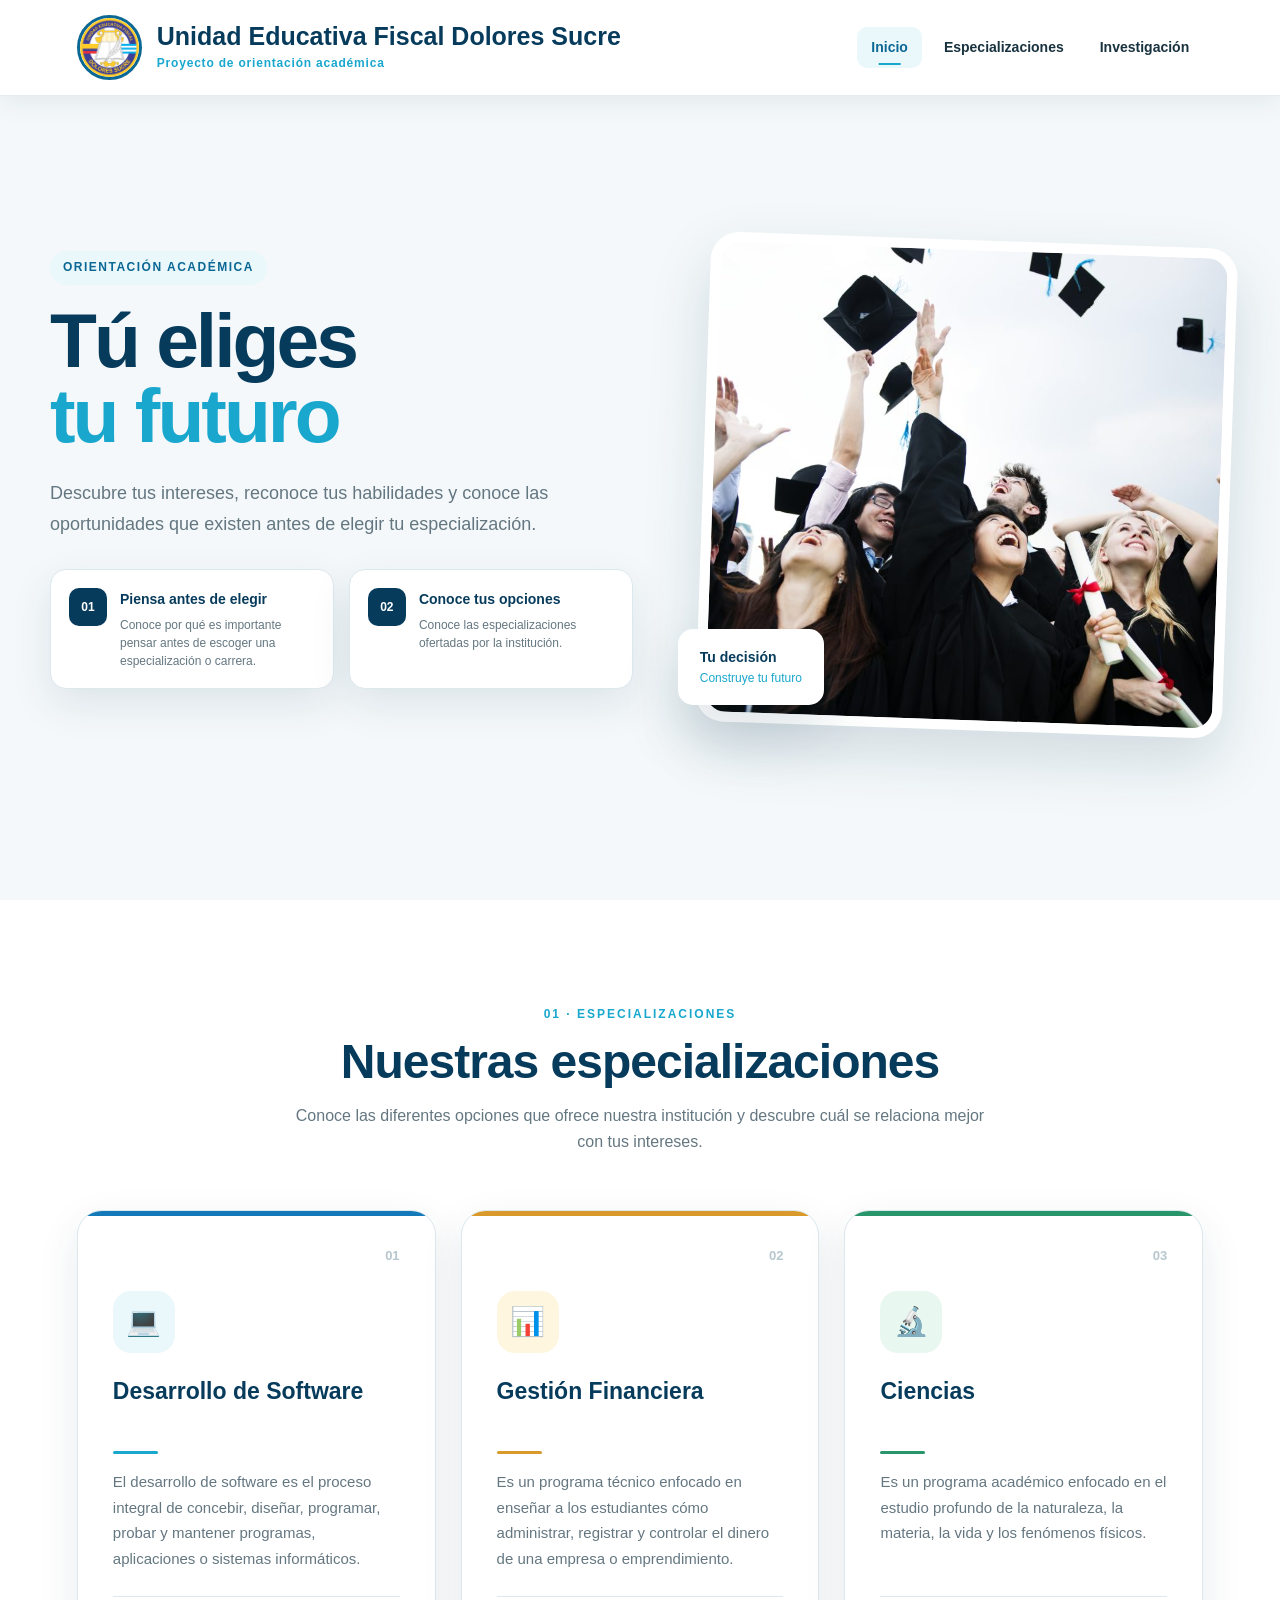
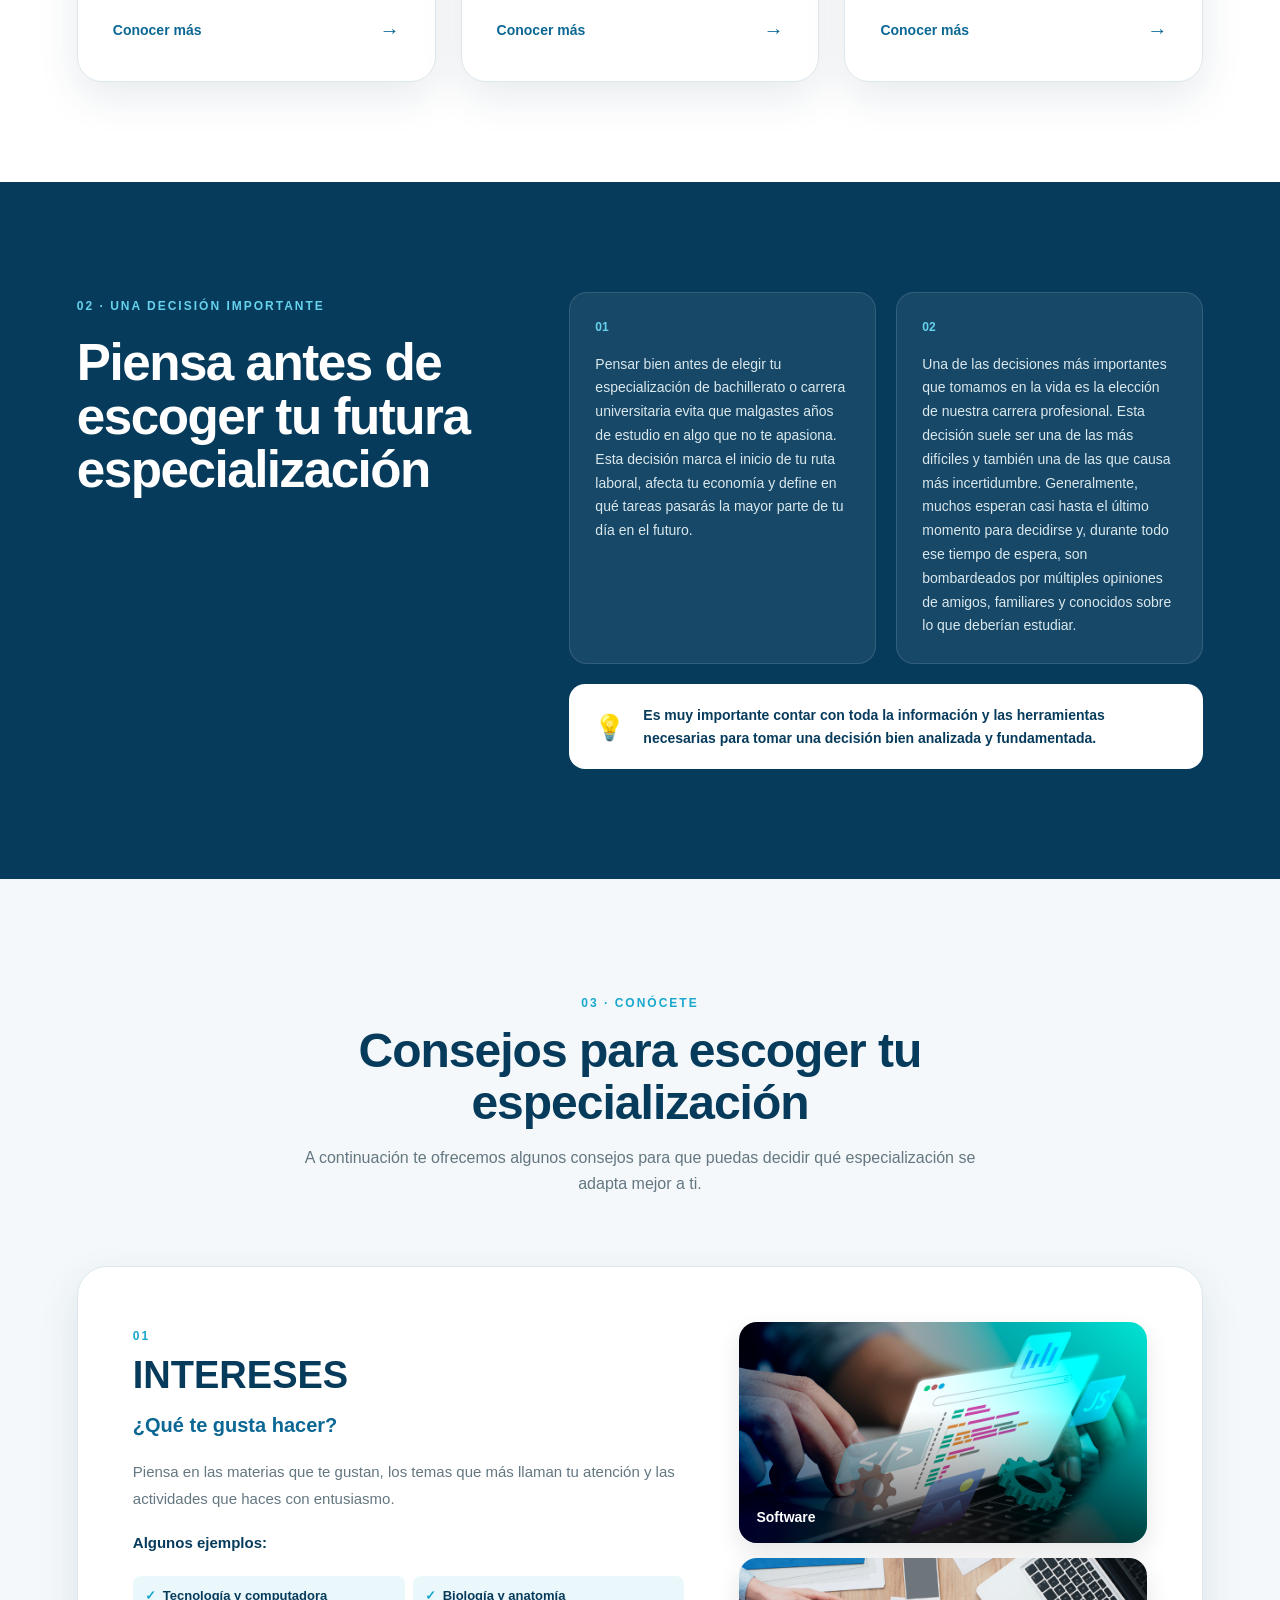
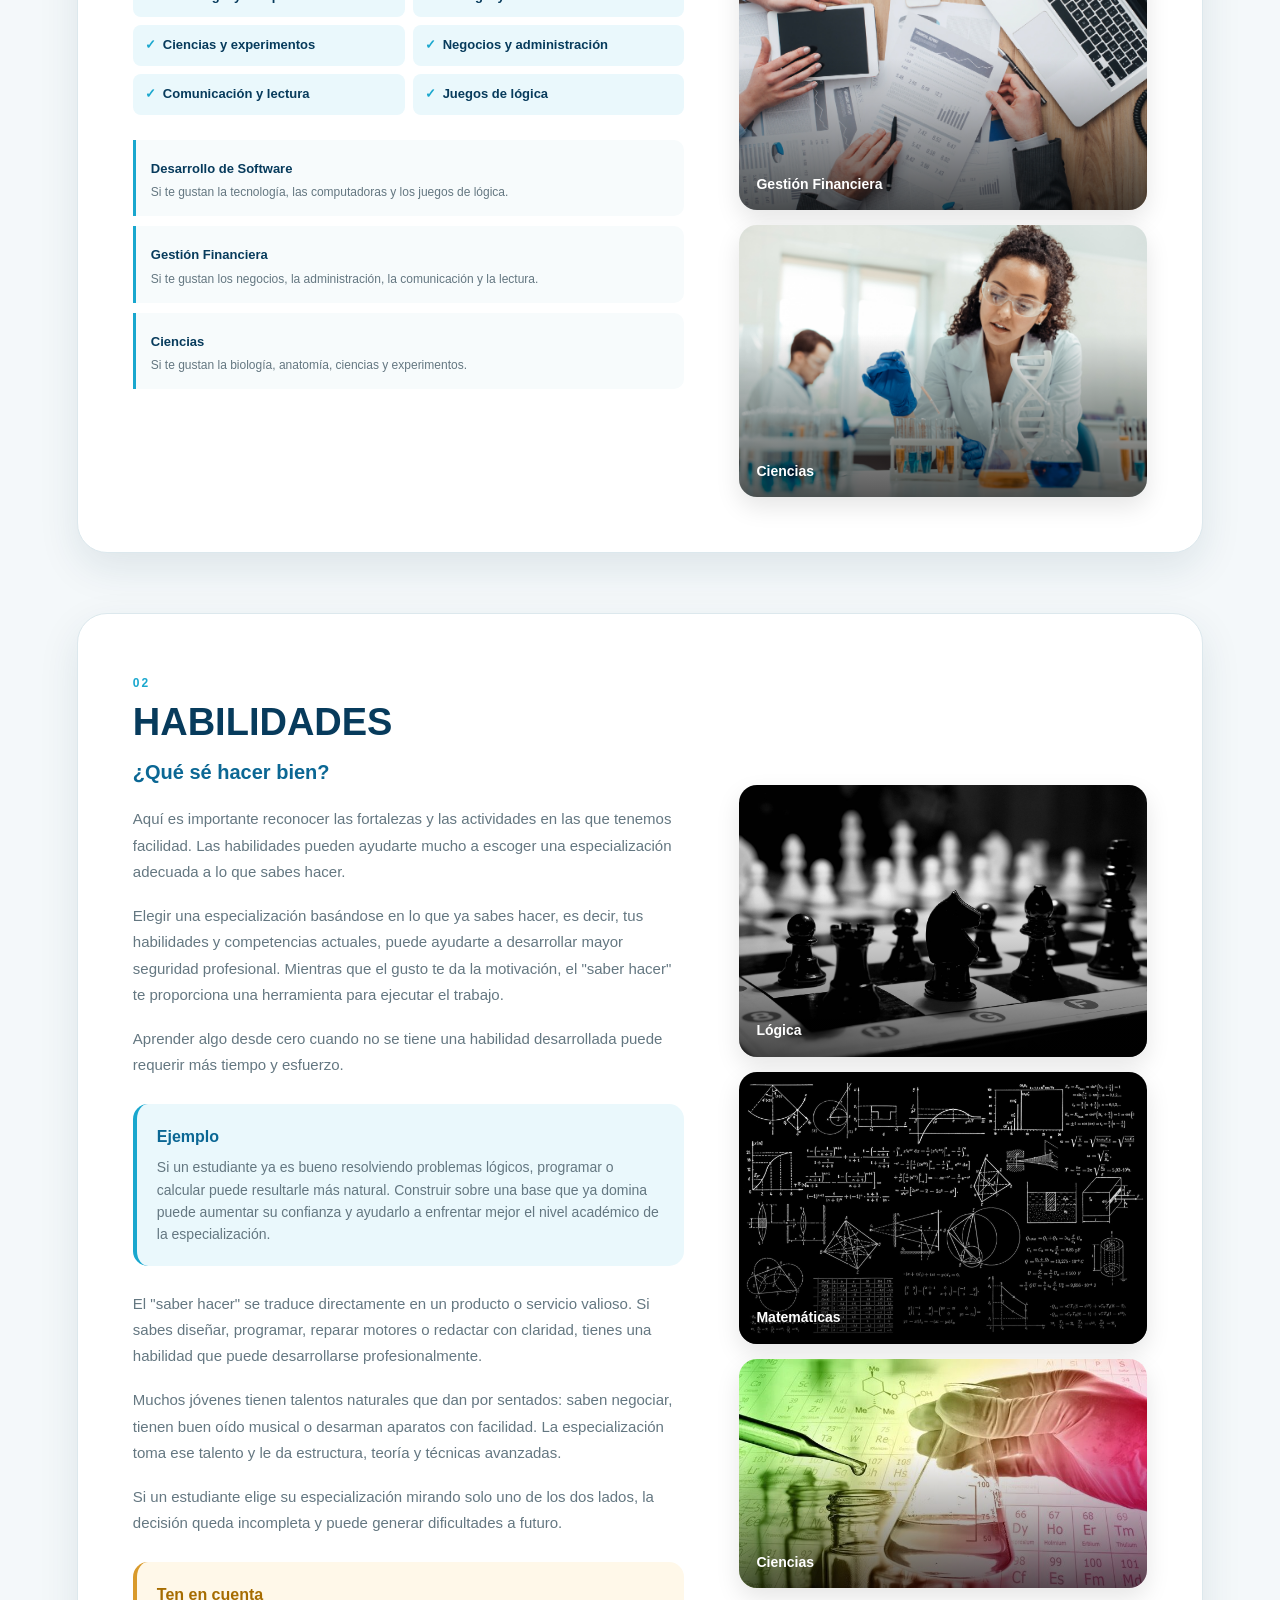
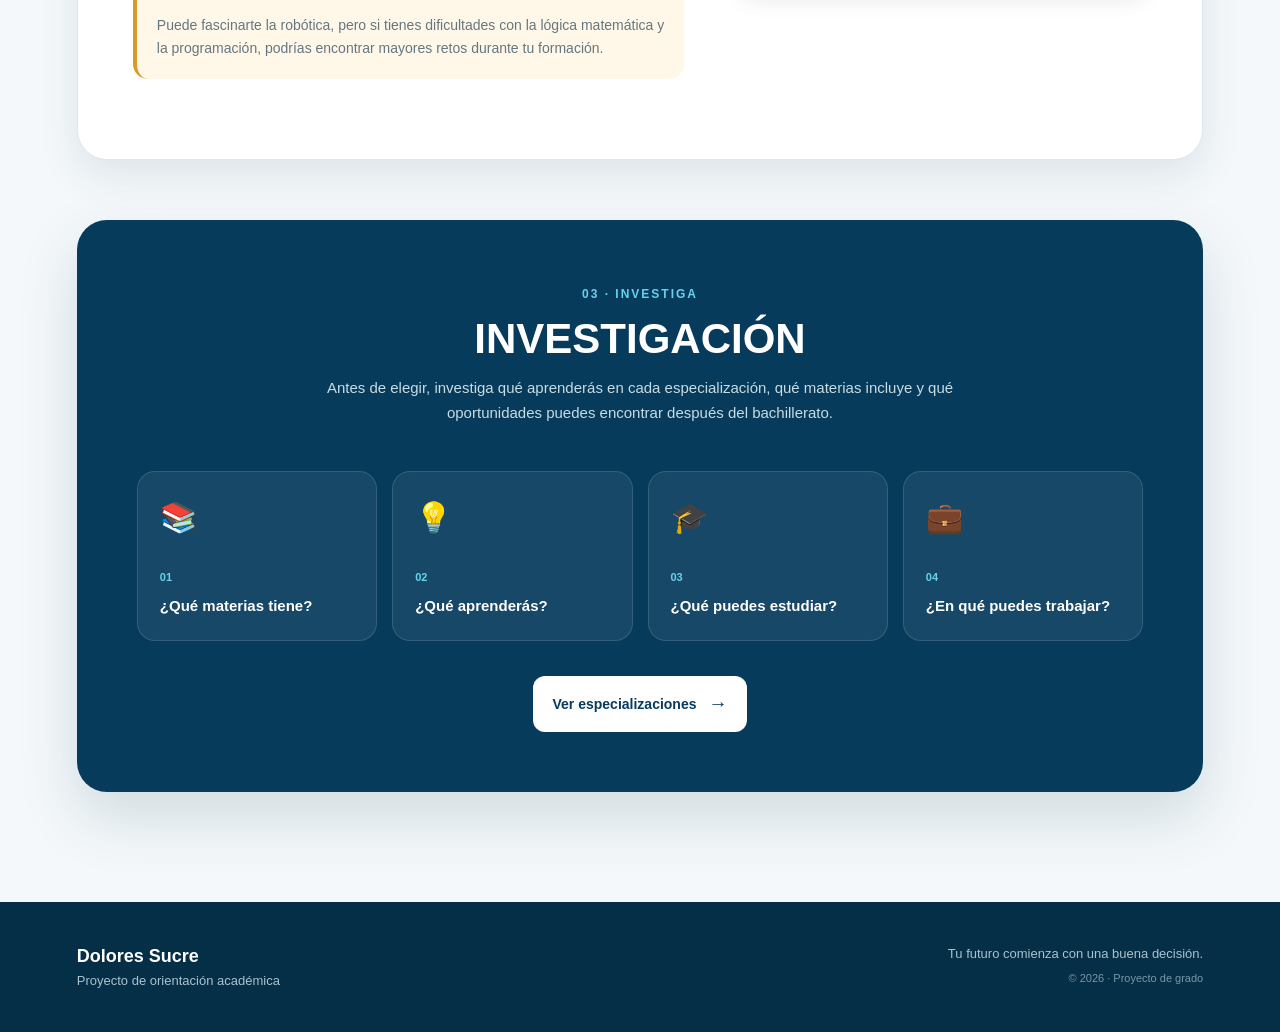
<file: index.html>
<!DOCTYPE html>
<html lang="es">

<head>
    <meta charset="UTF-8">
    <meta name="viewport" content="width=device-width, initial-scale=1.0">
    <title>Orientación Académica | Dolores Sucre</title>
    <link rel="stylesheet" href="style.css">
</head>

<body>

    <header>
        <div class="marca">
            <a href="#inicio" class="logo">
                <img src="logo-dolores-sucre.png" alt="Logo de la Unidad Educativa Fiscal Dolores Sucre">
            </a>
            <div class="colegio">
                <h2>Unidad Educativa Fiscal Dolores Sucre</h2>
                <p>Proyecto de orientación académica</p>
            </div>
        </div>

        <nav>
            <a href="#inicio" class="activo">Inicio</a>
            <a href="#especializaciones">Especializaciones</a>
            <a href="#investigacion">Investigación</a>
        </nav>
    </header>


    <main>
        <section class="hero" id="inicio">
            <div class="hero-texto">
                <span class="etiqueta">ORIENTACIÓN ACADÉMICA</span>
                <h1>
                    Tú eliges<br>
                    <span>tu futuro</span>
                </h1>
                <p class="hero-intro">
                    Descubre tus intereses, reconoce tus habilidades
                    y conoce las oportunidades que existen antes
                    de elegir tu especialización.
                </p>
                <div class="hero-opciones">
                    <div class="descripcion">
                        <div class="icono">01</div>
                        <div>
                            <h3>Piensa antes de elegir</h3>
                            <p>
                                Conoce por qué es importante pensar antes
                                de escoger una especialización o carrera.
                            </p>
                        </div>
                    </div>

                    <div class="descripcion">
                        <div class="icono">02</div>
                        <div>
                            <h3>Conoce tus opciones</h3>
                            <p>
                                Conoce las especializaciones ofertadas
                                por la institución.
                            </p>
                        </div>
                    </div>
                </div>
            </div>

            <div class="hero-imagen">
                <div class="imagen-marco">
                    <img src="imgcolegio.jpg" alt="Unidad Educativa Fiscal Dolores Sucre">
                </div>

                <div class="dato-flotante">
                    <strong>Tu decisión</strong>
                    <span>Construye tu futuro</span>
                </div>
            </div>
        </section>

        <section class="especializaciones" id="especializaciones">
            <div class="encabezado-seccion">
                <span>01 · ESPECIALIZACIONES</span>
                <h2>Nuestras especializaciones</h2>
                <p>
                    Conoce las diferentes opciones que ofrece nuestra institución
                    y descubre cuál se relaciona mejor con tus intereses.
                </p>
            </div>

            <div class="contenedor">
                <article class="card software">
                    <div class="card-numero">01</div>
                    <div class="card-icono">💻</div>
                    <h3>Desarrollo de Software</h3>
                    <div class="card-linea"></div>
                    <p>
                        El desarrollo de software es el proceso integral de
                        concebir, diseñar, programar, probar y mantener
                        programas, aplicaciones o sistemas informáticos.
                    </p>
                    <a href="desarrollo-software.html" class="card-boton">
                        Conocer más <span>→</span>
                    </a>
                </article>

                <article class="card financiera">
                    <div class="card-numero">02</div>
                    <div class="card-icono">📊</div>
                    <h3>Gestión Financiera</h3>
                    <div class="card-linea"></div>
                    <p>
                        Es un programa técnico enfocado en enseñar a los estudiantes
                        cómo administrar, registrar y controlar el dinero de una
                        empresa o emprendimiento.
                    </p>
                    <a href="gestion-financiera.html" class="card-boton">
                        Conocer más <span>→</span>
                    </a>
                </article>

                <article class="card ciencias">
                    <div class="card-numero">03</div>
                    <div class="card-icono">🔬</div>
                    <h3>Ciencias</h3>
                    <div class="card-linea"></div>
                    <p>
                        Es un programa académico enfocado en el estudio profundo
                        de la naturaleza, la materia, la vida y los fenómenos físicos.
                    </p>
                    <a href="#" class="card-boton">
                        Conocer más <span>→</span>
                    </a>
                </article>
            </div>
        </section>

        <section class="importancia">
            <div class="importancia-contenido">
                <div class="importancia-titulo">
                    <span>02 · UNA DECISIÓN IMPORTANTE</span>
                    <h2>
                        Piensa antes de escoger
                        tu futura especialización
                    </h2>
                </div>

                <div class="informacion">
                    <div class="info-item">
                        <span class="numero">01</span>
                        <p>
                            Pensar bien antes de elegir tu especialización de
                            bachillerato o carrera universitaria evita que
                            malgastes años de estudio en algo que no te apasiona.
                            Esta decisión marca el inicio de tu ruta laboral,
                            afecta tu economía y define en qué tareas pasarás
                            la mayor parte de tu día en el futuro.
                        </p>
                    </div>

                    <div class="info-item">
                        <span class="numero">02</span>
                        <p>
                            Una de las decisiones más importantes que tomamos
                            en la vida es la elección de nuestra carrera profesional.
                            Esta decisión suele ser una de las más difíciles y
                            también una de las que causa más incertidumbre.
                            Generalmente, muchos esperan casi hasta el último
                            momento para decidirse y, durante todo ese tiempo
                            de espera, son bombardeados por múltiples opiniones
                            de amigos, familiares y conocidos sobre lo que
                            deberían estudiar.
                        </p>
                    </div>

                    <div class="mensaje-importante">
                        <span>💡</span>
                        <p>
                            Es muy importante contar con toda la información
                            y las herramientas necesarias para tomar una
                            decisión bien analizada y fundamentada.
                        </p>
                    </div>
                </div>
            </div>
        </section>

        <section class="consejos">
            <div class="encabezado-seccion consejos-header">
                <span>03 · CONÓCETE</span>
                <h2>
                    Consejos para escoger
                    tu especialización
                </h2>
                <p>
                    A continuación te ofrecemos algunos consejos para que
                    puedas decidir qué especialización se adapta mejor a ti.
                </p>
            </div>

            <article class="bloque-consejo interes" id="intereses">
                <div class="consejo-texto">
                    <span class="numero-seccion">01</span>
                    <h3>INTERESES</h3>
                    <h4>¿Qué te gusta hacer?</h4>
                    <p>
                        Piensa en las materias que te gustan, los temas que
                        más llaman tu atención y las actividades que haces
                        con entusiasmo.
                    </p>
                    <p class="subtitulo-lista">
                        Algunos ejemplos:
                    </p>
                    <ul>
                        <li>Tecnología y computadora</li>
                        <li>Biología y anatomía</li>
                        <li>Ciencias y experimentos</li>
                        <li>Negocios y administración</li>
                        <li>Comunicación y lectura</li>
                        <li>Juegos de lógica</li>
                    </ul>
                    <div class="recomendaciones">
                        <div>
                            <strong>Desarrollo de Software</strong>
                            <p>
                                Si te gustan la tecnología, las computadoras
                                y los juegos de lógica.
                            </p>
                        </div>
                        <div>
                            <strong>Gestión Financiera</strong>
                            <p>
                                Si te gustan los negocios, la administración,
                                la comunicación y la lectura.
                            </p>
                        </div>

                        <div>
                            <strong>Ciencias</strong>
                            <p>
                                Si te gustan la biología, anatomía,
                                ciencias y experimentos.
                            </p>
                        </div>
                    </div>
                </div>

                <div class="galeria">
                    <div class="foto">
                        <img src="Desarrollo-de-Software.png" alt="Desarrollo de Software">
                        <span>Software</span>
                    </div>
                    <div class="foto">
                        <img src="gestion-financiera.jpg" alt="Gestión Financiera">
                        <span>Gestión Financiera</span>
                    </div>

                    <div class="foto">
                        <img src="ciencias-especialidad.jpg" alt="Ciencias">
                        <span>Ciencias</span>
                    </div>
                </div>
            </article>

            <article class="bloque-consejo habilidad">
                <div class="consejo-texto">
                    <span class="numero-seccion">02</span>
                    <h3>HABILIDADES</h3>
                    <h4>¿Qué sé hacer bien?</h4>
                    <p>
                        Aquí es importante reconocer las fortalezas y las
                        actividades en las que tenemos facilidad. Las habilidades
                        pueden ayudarte mucho a escoger una especialización
                        adecuada a lo que sabes hacer.
                    </p>
                    <p>
                        Elegir una especialización basándose en lo que ya sabes
                        hacer, es decir, tus habilidades y competencias actuales,
                        puede ayudarte a desarrollar mayor seguridad profesional.
                        Mientras que el gusto te da la motivación, el "saber hacer"
                        te proporciona una herramienta para ejecutar el trabajo.
                    </p>
                    <p>
                        Aprender algo desde cero cuando no se tiene una habilidad
                        desarrollada puede requerir más tiempo y esfuerzo.
                    </p>
                    <div class="ejemplo">
                        <strong>Ejemplo</strong>
                        <p>
                            Si un estudiante ya es bueno resolviendo problemas
                            lógicos, programar o calcular puede resultarle más
                            natural. Construir sobre una base que ya domina puede
                            aumentar su confianza y ayudarlo a enfrentar mejor
                            el nivel académico de la especialización.
                        </p>
                    </div>

                    <p>
                        El "saber hacer" se traduce directamente en un producto
                        o servicio valioso. Si sabes diseñar, programar, reparar
                        motores o redactar con claridad, tienes una habilidad
                        que puede desarrollarse profesionalmente.
                    </p>
                    <p>
                        Muchos jóvenes tienen talentos naturales que dan por
                        sentados: saben negociar, tienen buen oído musical o
                        desarman aparatos con facilidad. La especialización toma
                        ese talento y le da estructura, teoría y técnicas avanzadas.
                    </p>
                    <p>
                        Si un estudiante elige su especialización mirando solo
                        uno de los dos lados, la decisión queda incompleta y
                        puede generar dificultades a futuro.
                    </p>
                    <div class="ejemplo advertencia">
                        <strong>Ten en cuenta</strong>
                        <p>
                            Puede fascinarte la robótica, pero si tienes dificultades
                            con la lógica matemática y la programación, podrías
                            encontrar mayores retos durante tu formación.
                        </p>
                    </div>
                </div>


                <div class="galeria">
                    <div class="foto">
                        <img src="chess.jpg" alt="Juegos de lógica">
                        <span>Lógica</span>
                    </div>

                    <div class="foto">
                        <img src="mate.jpg" alt="Matemáticas">
                        <span>Matemáticas</span>
                    </div>

                    <div class="foto">
                        <img src="quimica.jpg" alt="Ciencias">
                        <span>Ciencias</span>
                    </div>
                </div>
            </article>

            <article class="investigaciones" id="investigacion">
                <div class="investigacion-header">
                    <span>03 · INVESTIGA</span>
                    <h3>INVESTIGACIÓN</h3>
                    <p>
                        Antes de elegir, investiga qué aprenderás en cada
                        especialización, qué materias incluye y qué oportunidades
                        puedes encontrar después del bachillerato.
                    </p>
                </div>

                <div class="preguntas-investigacion">
                    <div class="pregunta">
                        <span>📚</span>
                        <div>
                            <small>01</small>
                            <p>¿Qué materias tiene?</p>
                        </div>
                    </div>


                    <div class="pregunta">
                        <span>💡</span>
                        <div>
                            <small>02</small>
                            <p>¿Qué aprenderás?</p>
                        </div>
                    </div>

                    <div class="pregunta">
                        <span>🎓</span>
                        <div>
                            <small>03</small>
                            <p>¿Qué puedes estudiar?</p>
                        </div>
                    </div>

                    <div class="pregunta">
                        <span>💼</span>
                        <div>
                            <small>04</small>
                            <p>¿En qué puedes trabajar?</p>
                        </div>
                    </div>
                </div>


                <a href="#especializaciones" class="boton-investigacion">
                    Ver especializaciones
                    <span>→</span>
                </a>
            </article>
        </section>
    </main>
    <footer>
        <div class="footer-contenido">
            <div>
                <h3>Dolores Sucre</h3>
                <p>
                    Proyecto de orientación académica
                </p>
            </div>

            <div class="footer-derecha">
                <p>Tu futuro comienza con una buena decisión.</p>
                <span>© 2026 · Proyecto de grado</span>
            </div>
        </div>
    </footer>

</body>
</html>
</file>
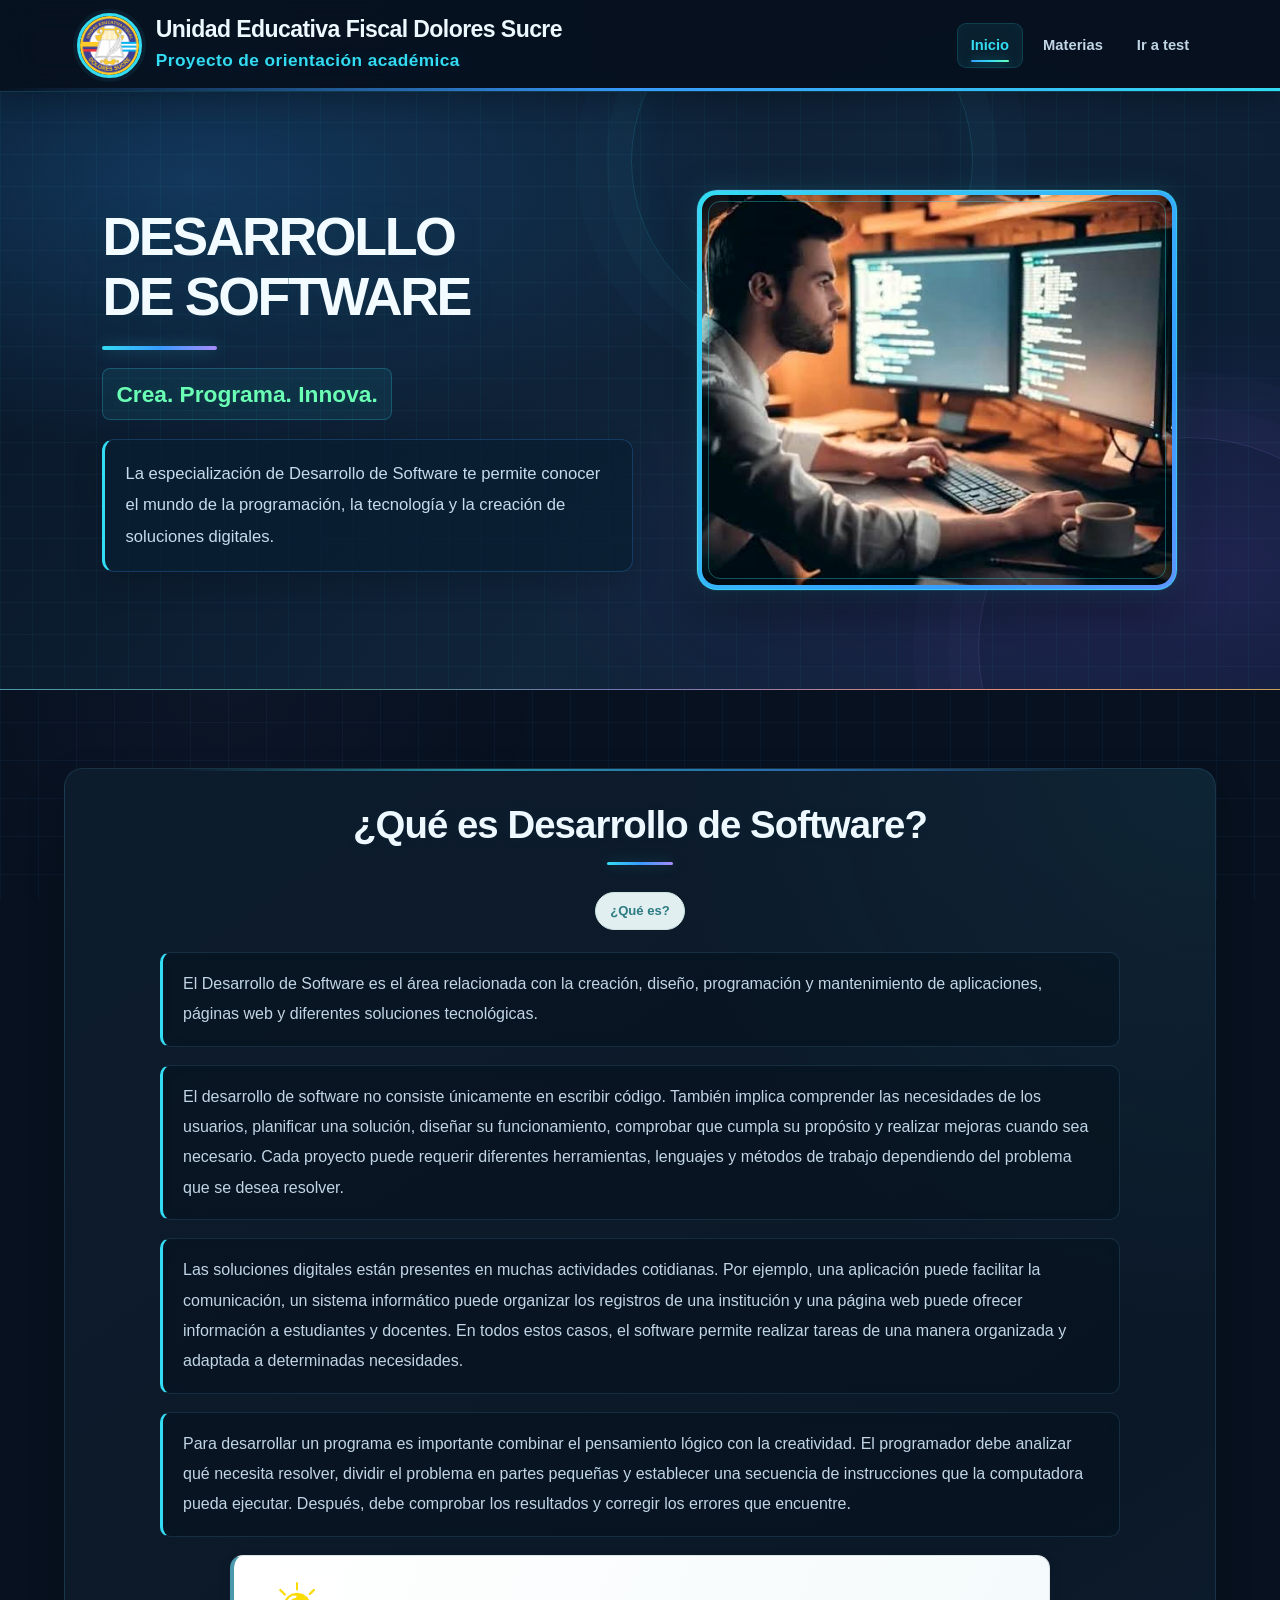
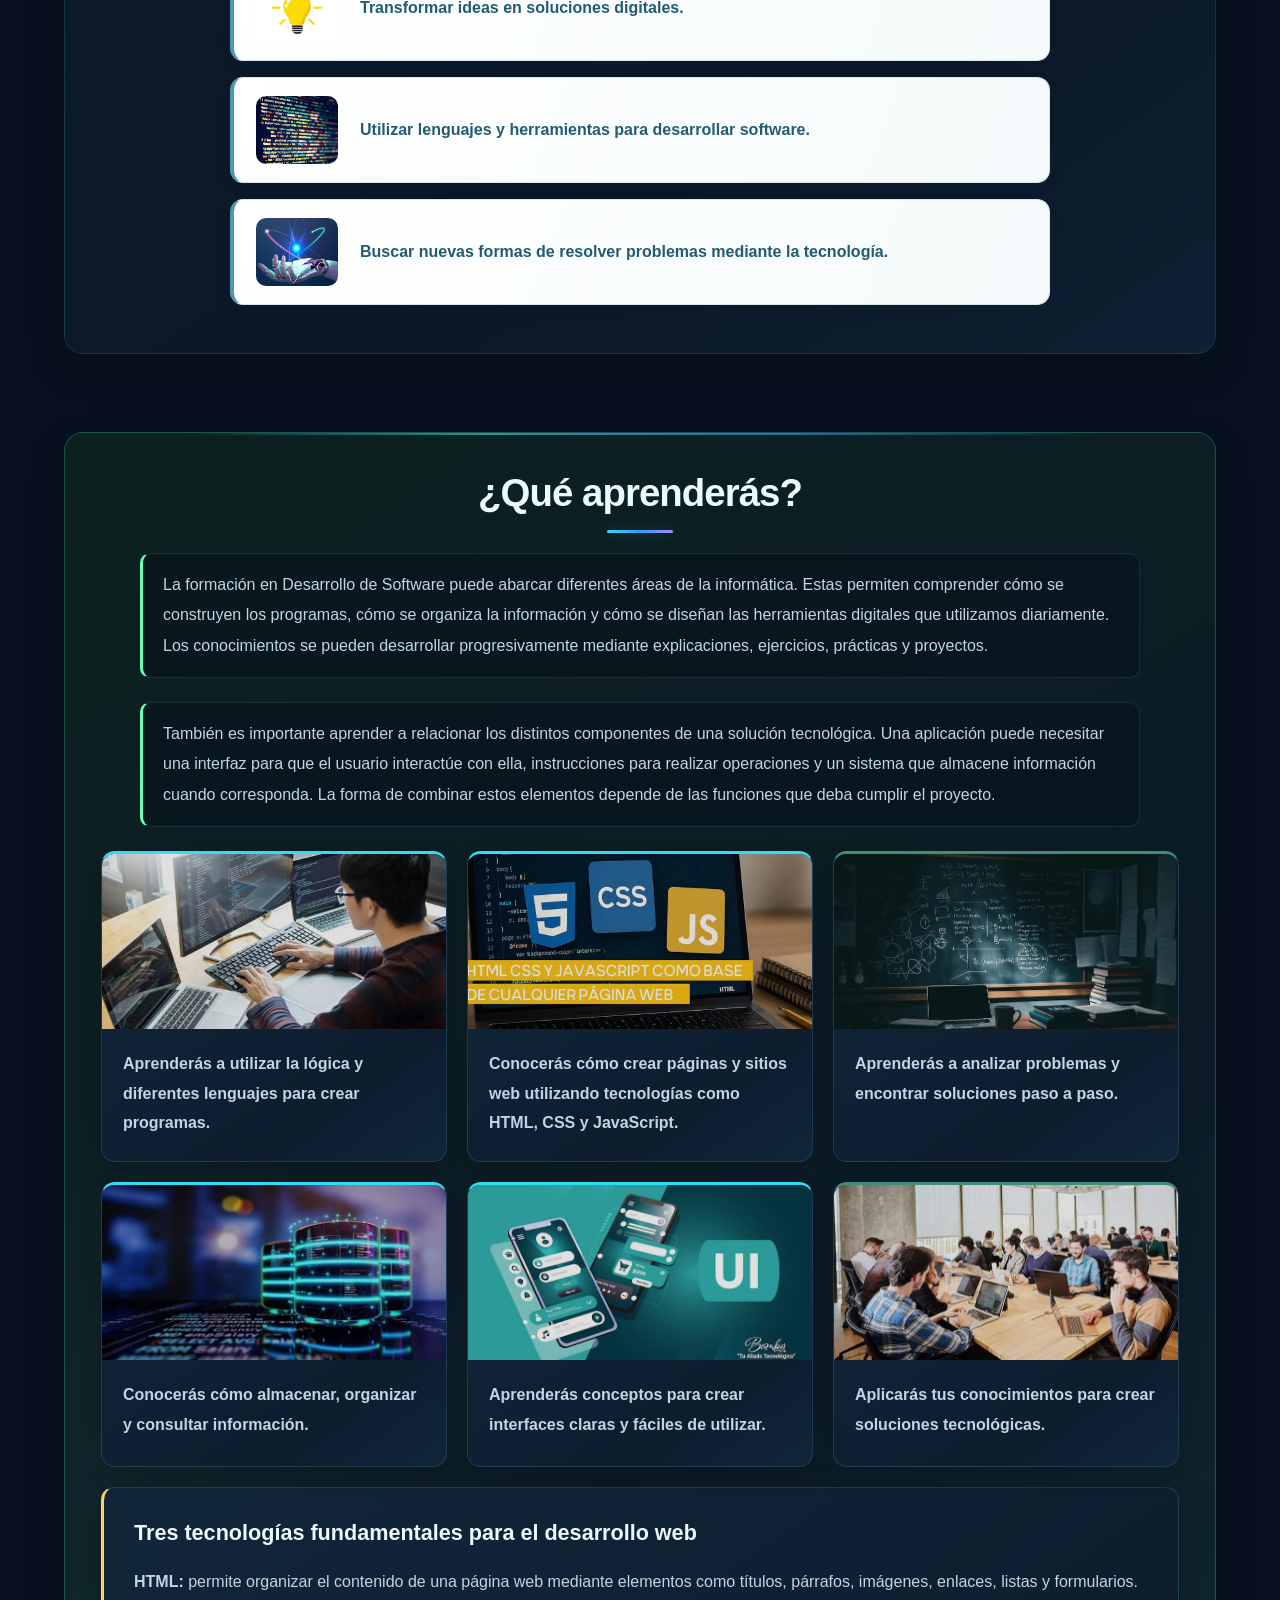
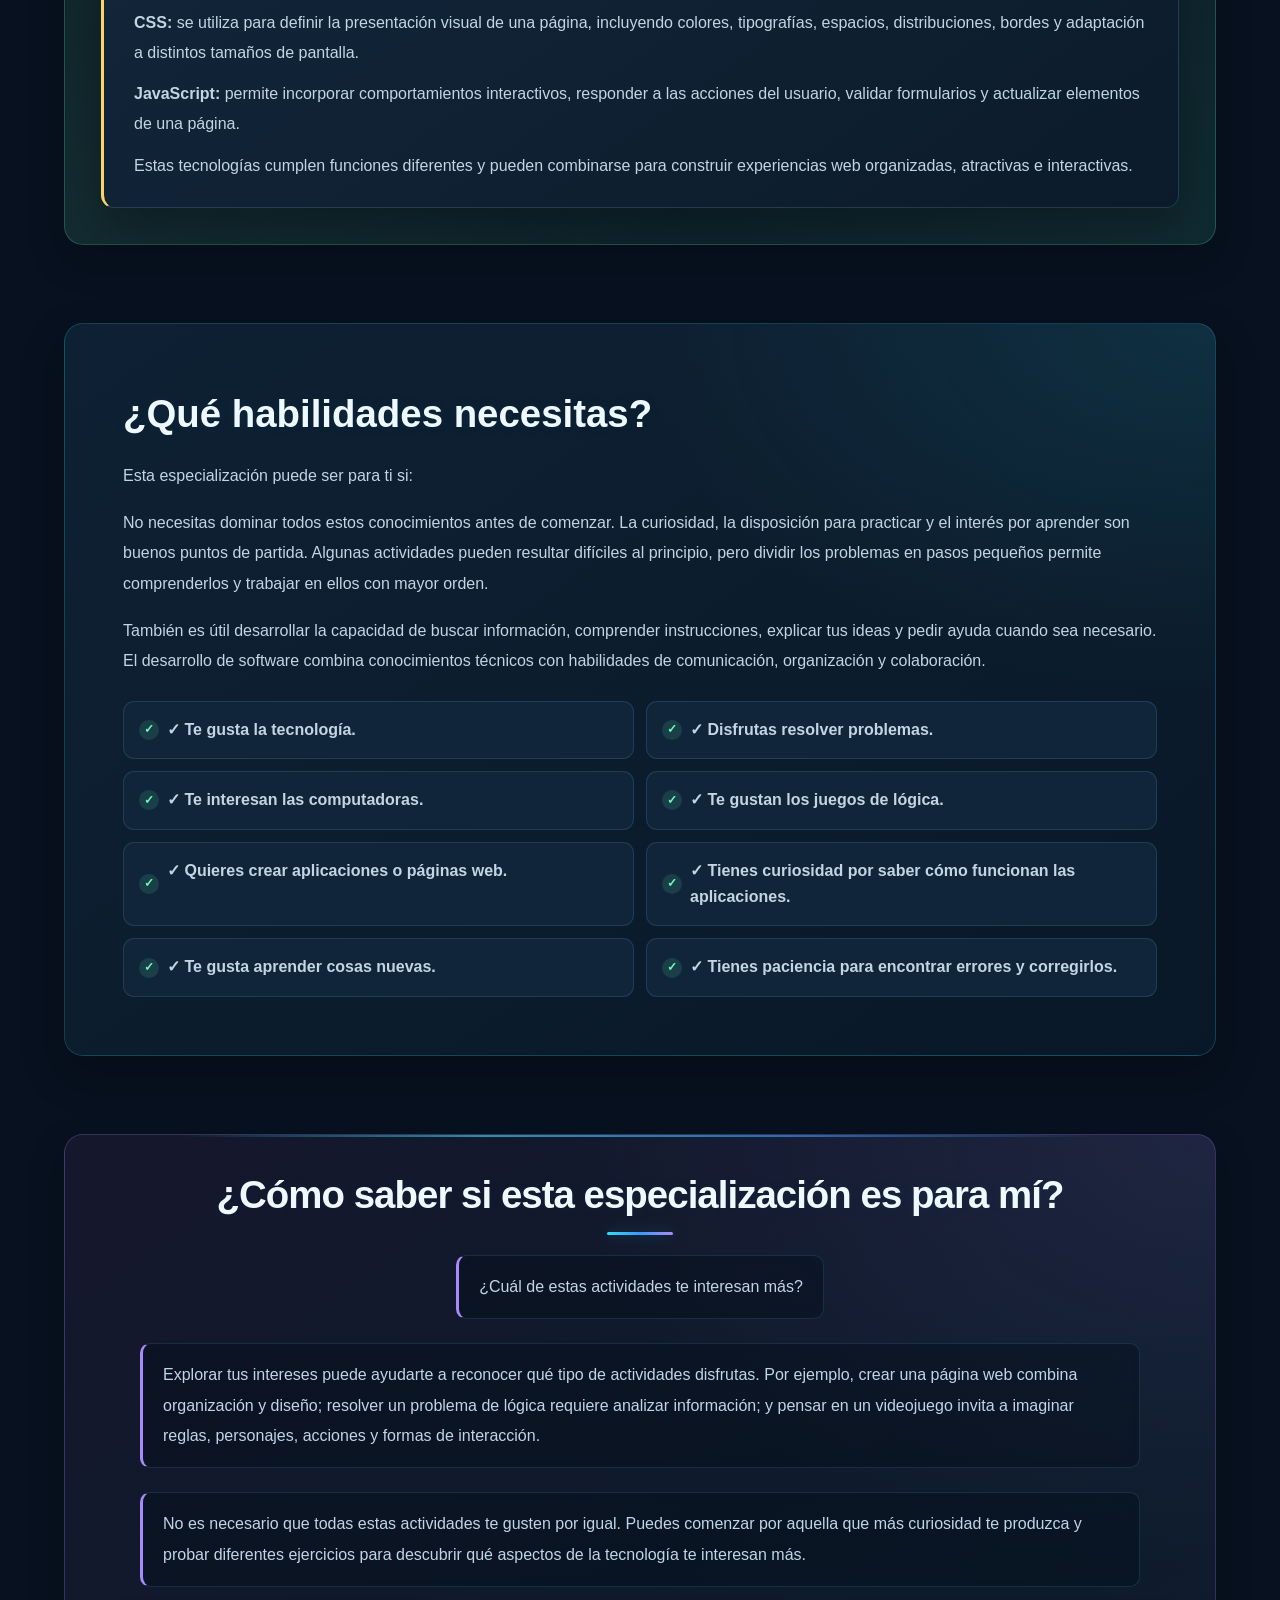
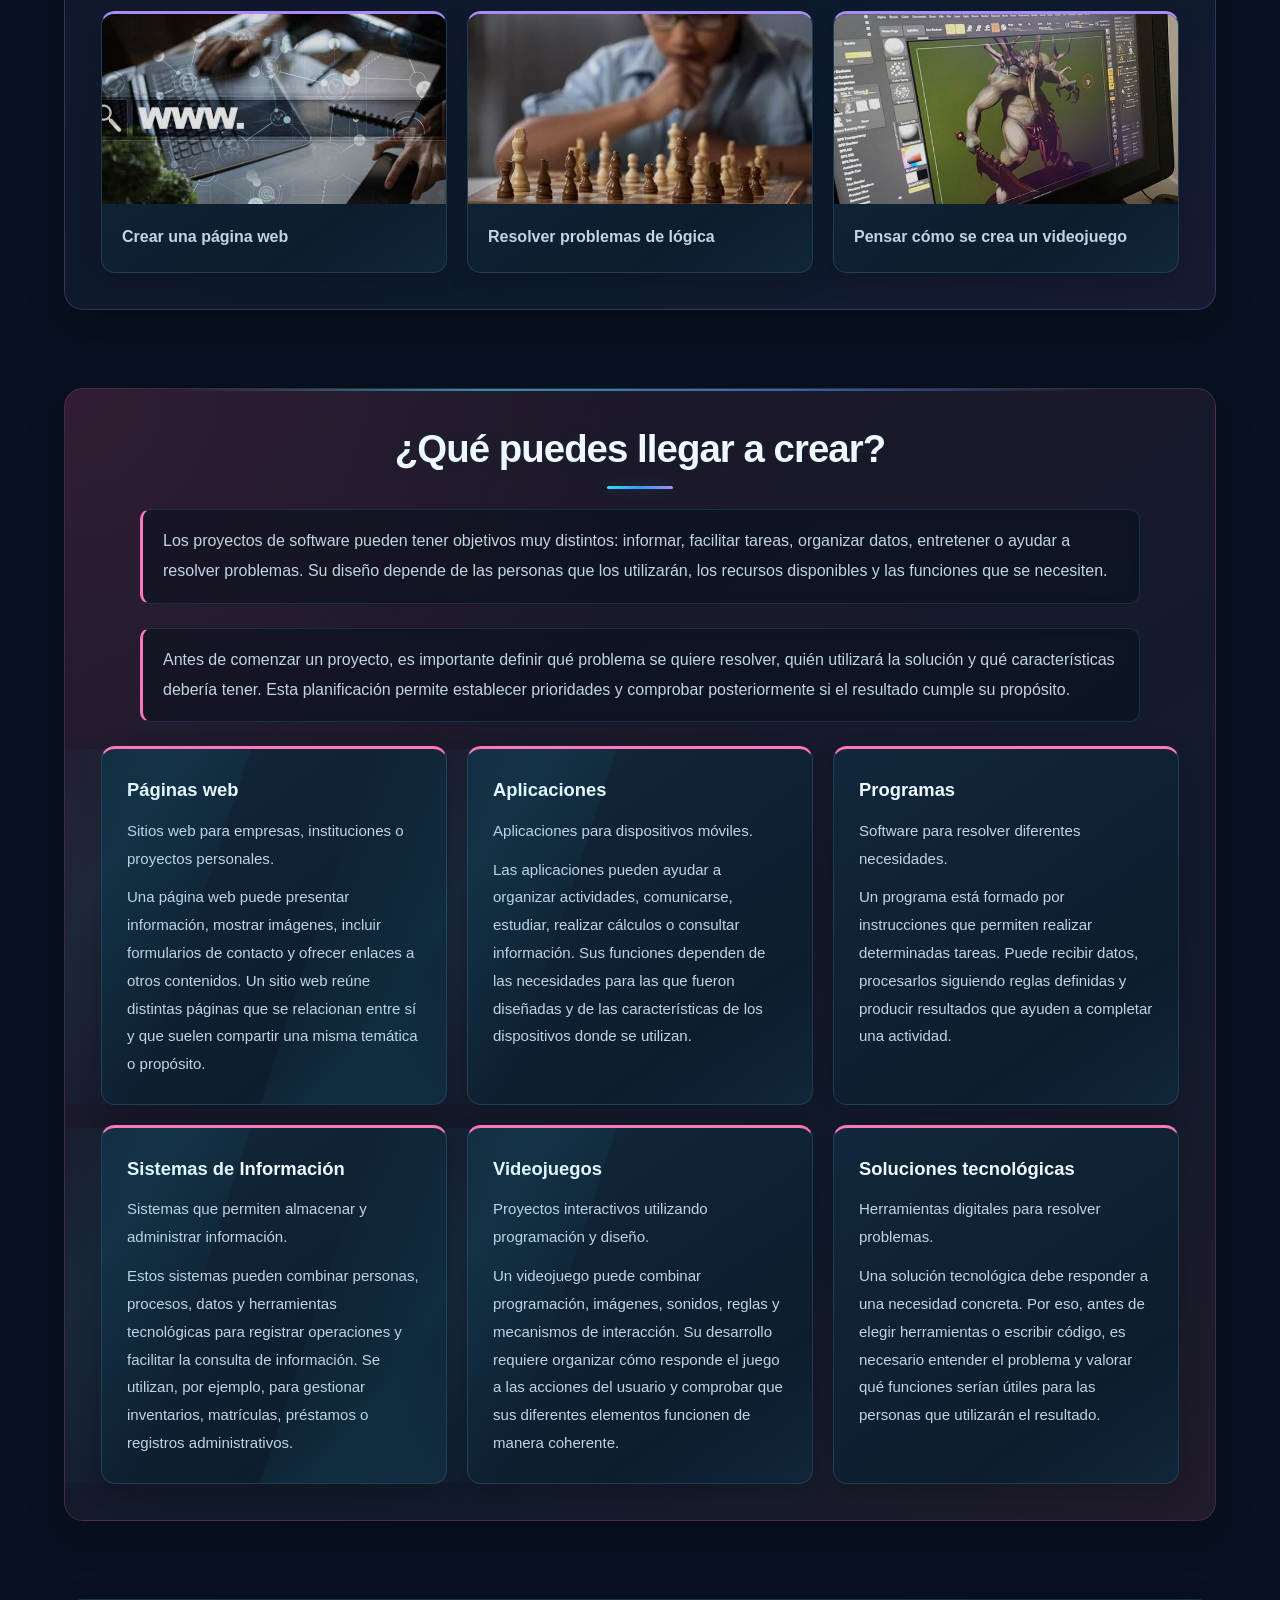
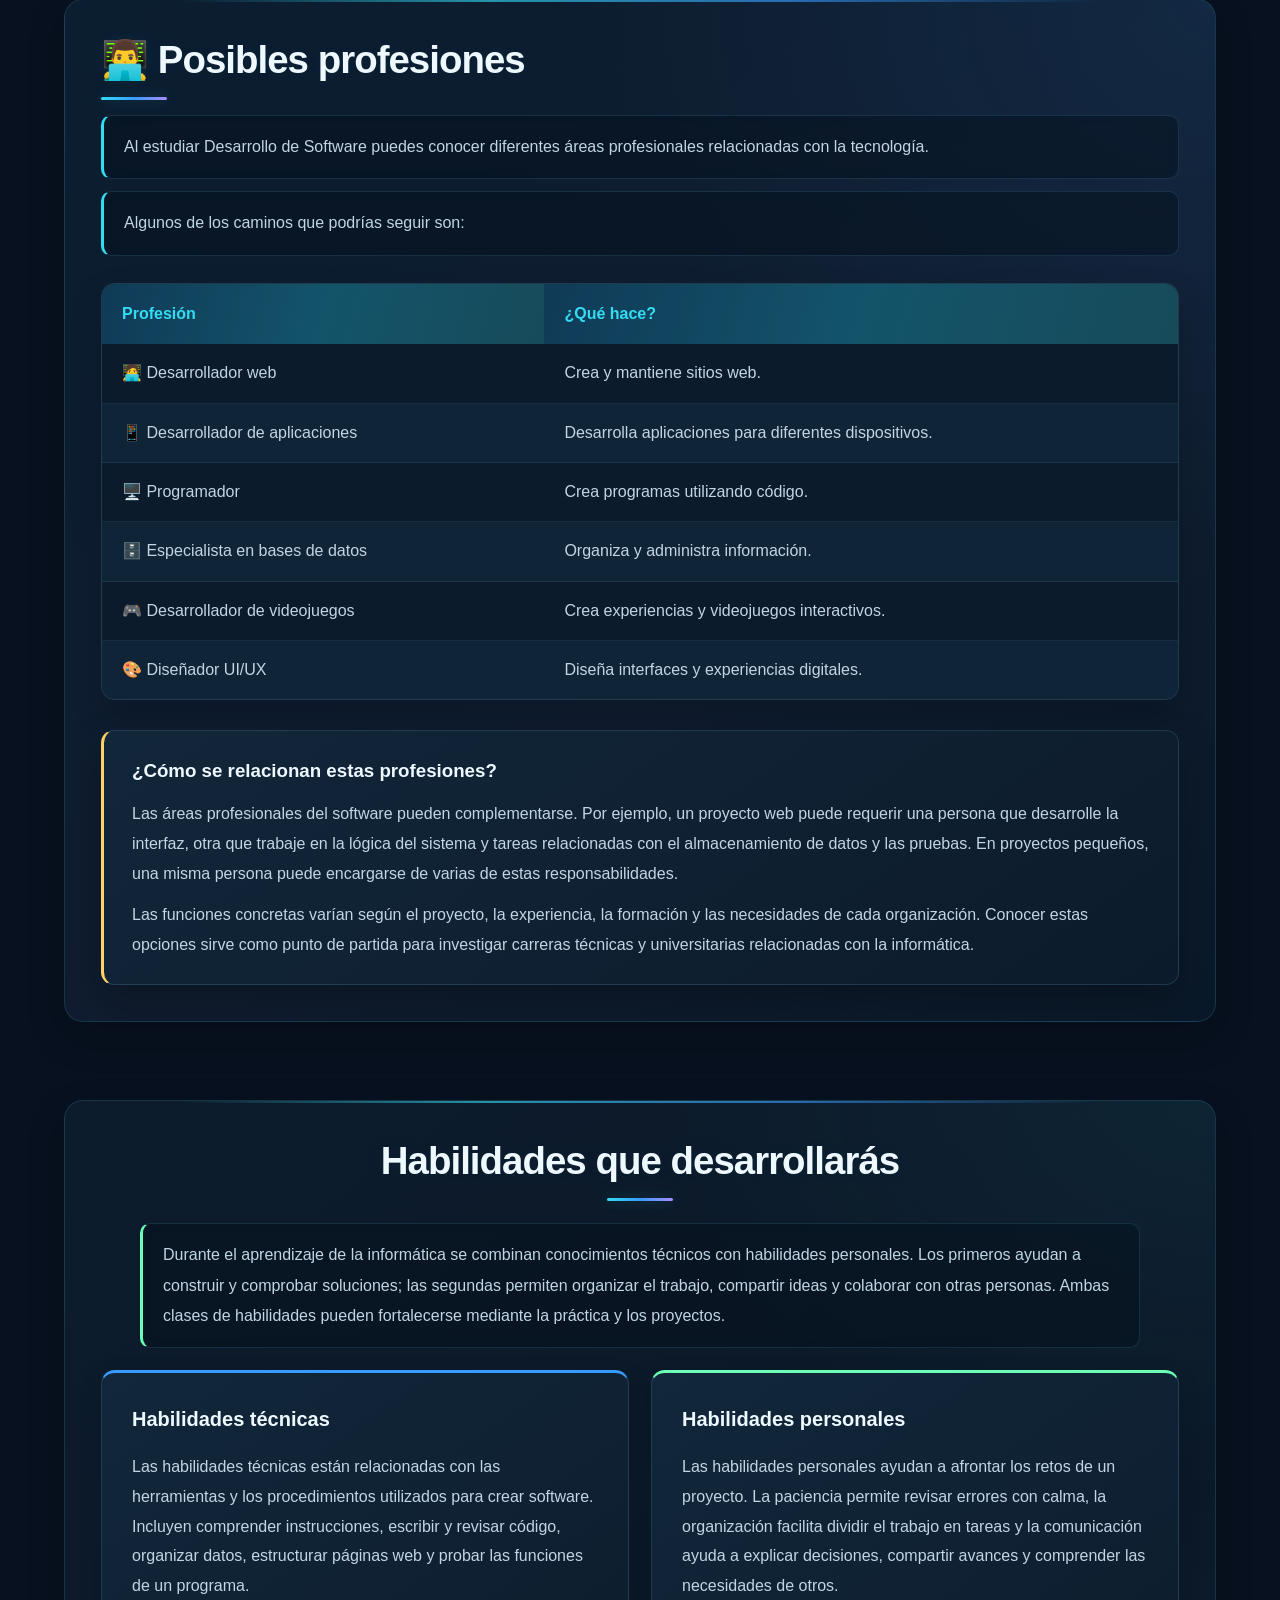
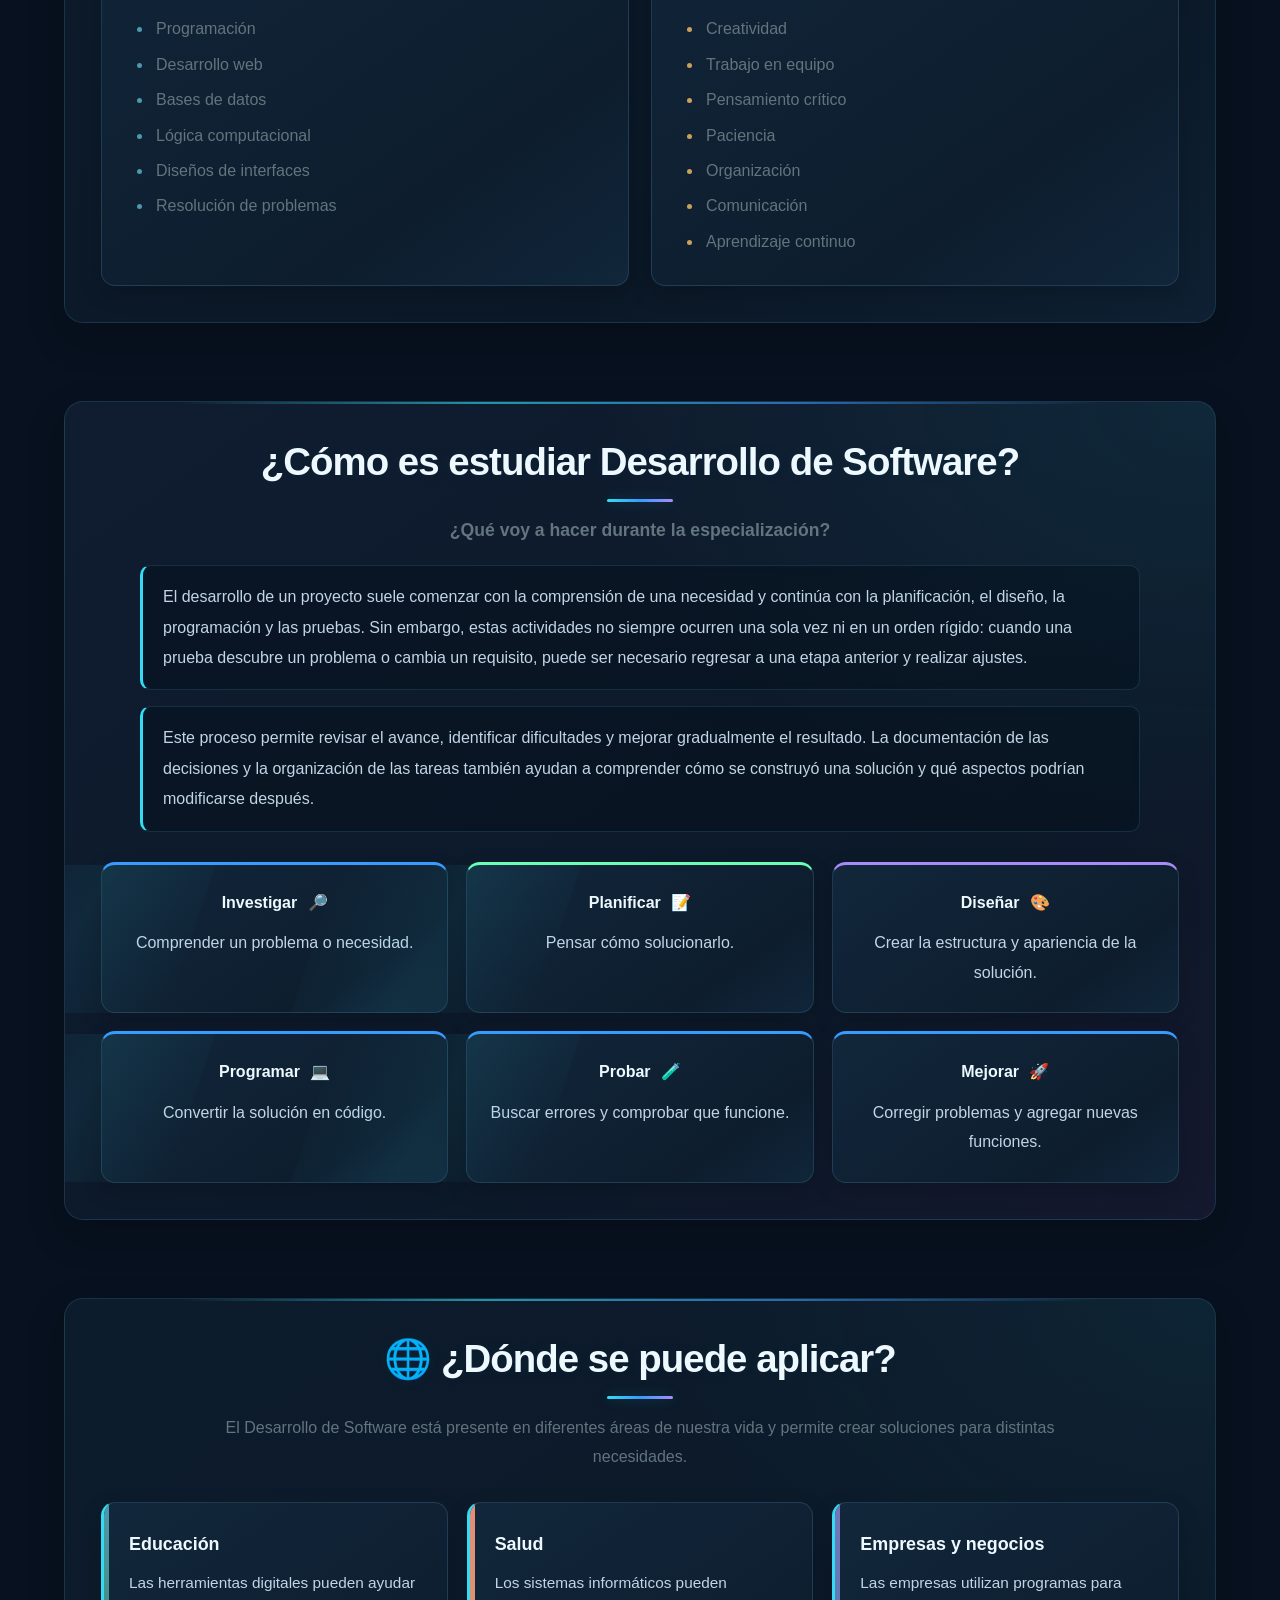
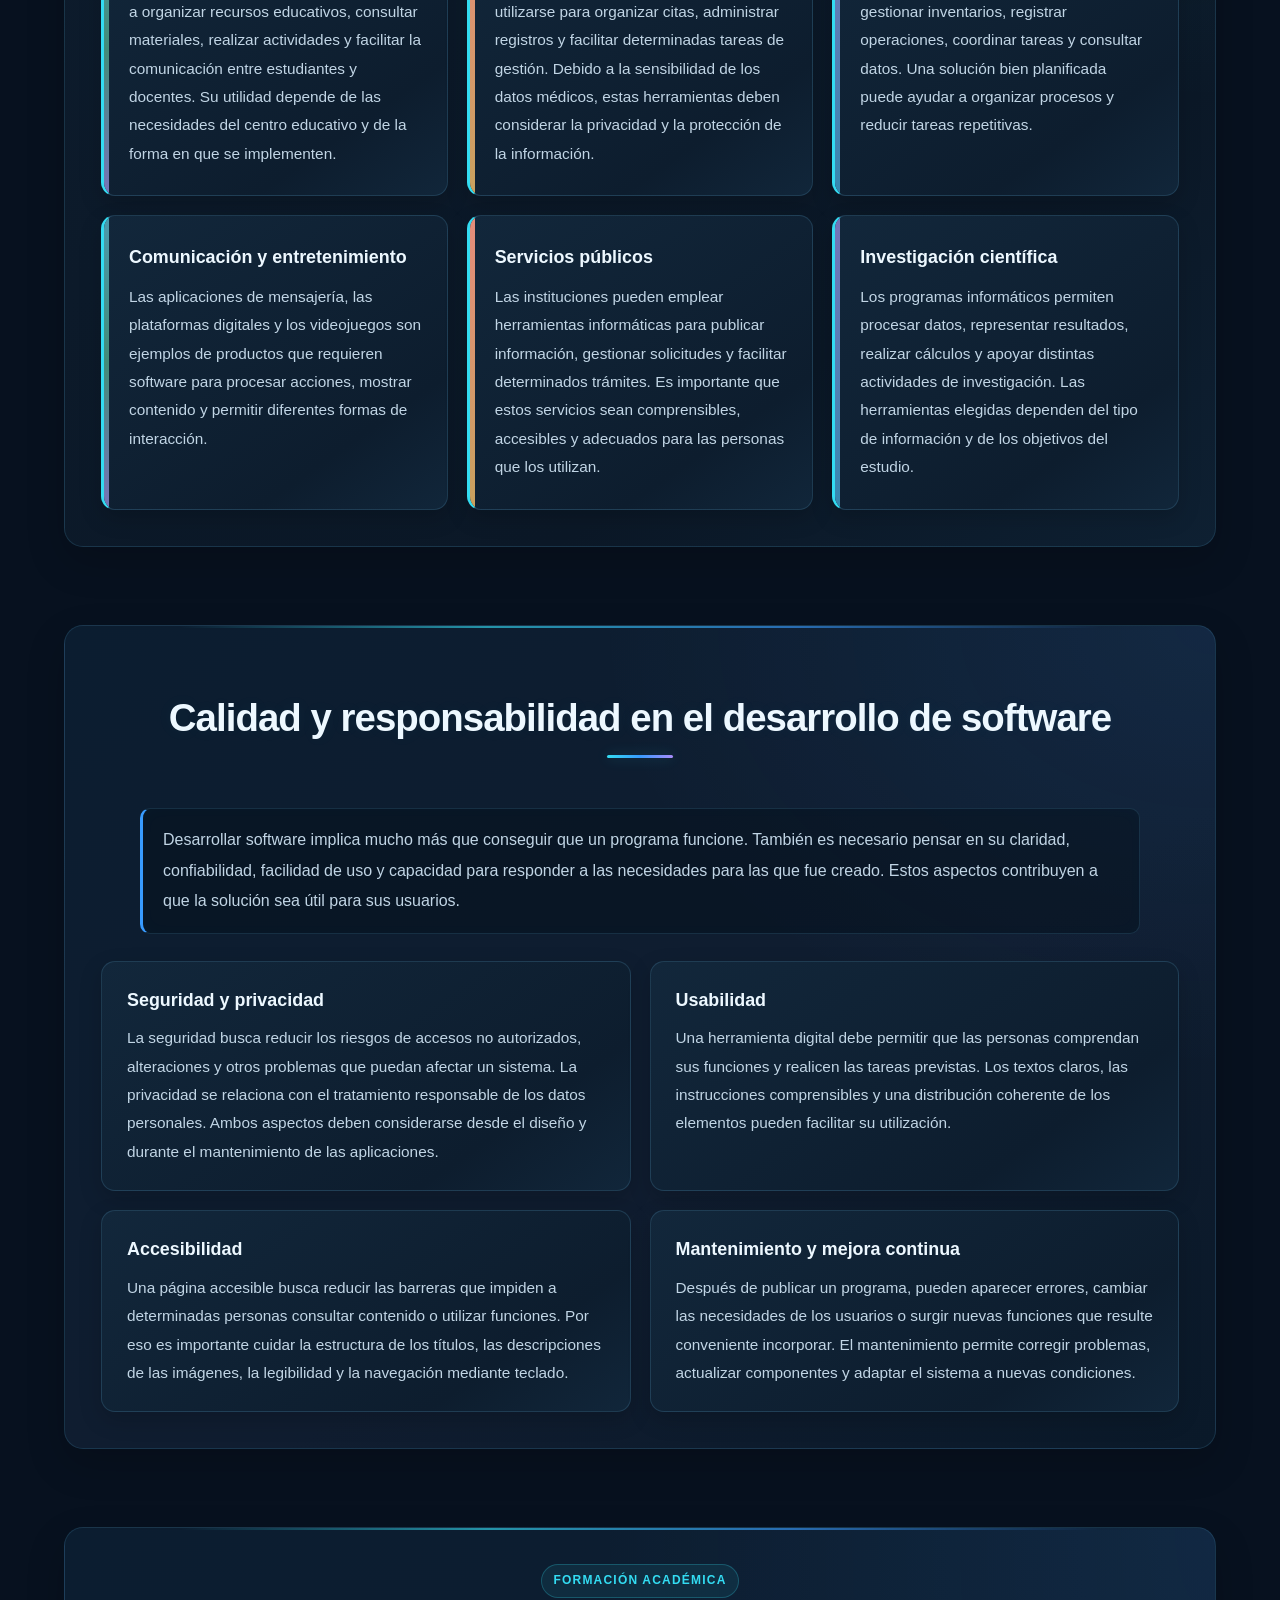
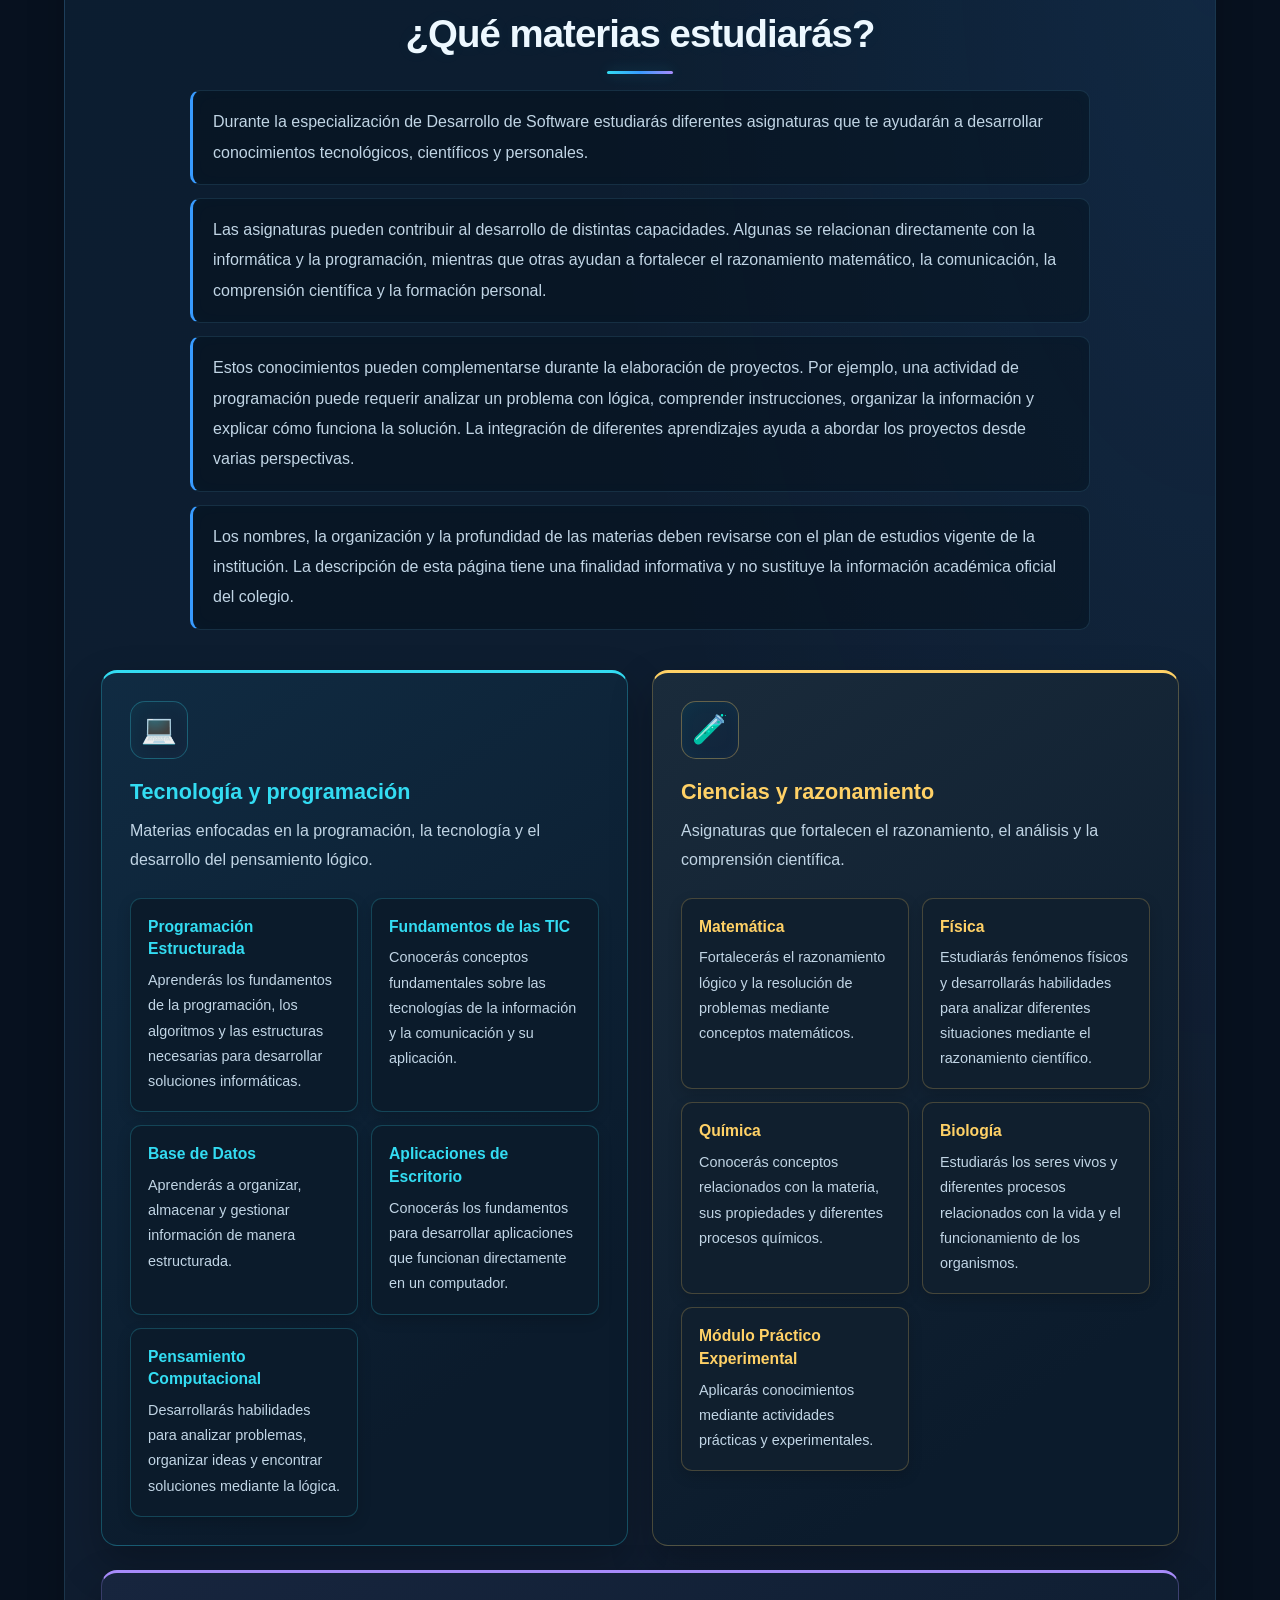
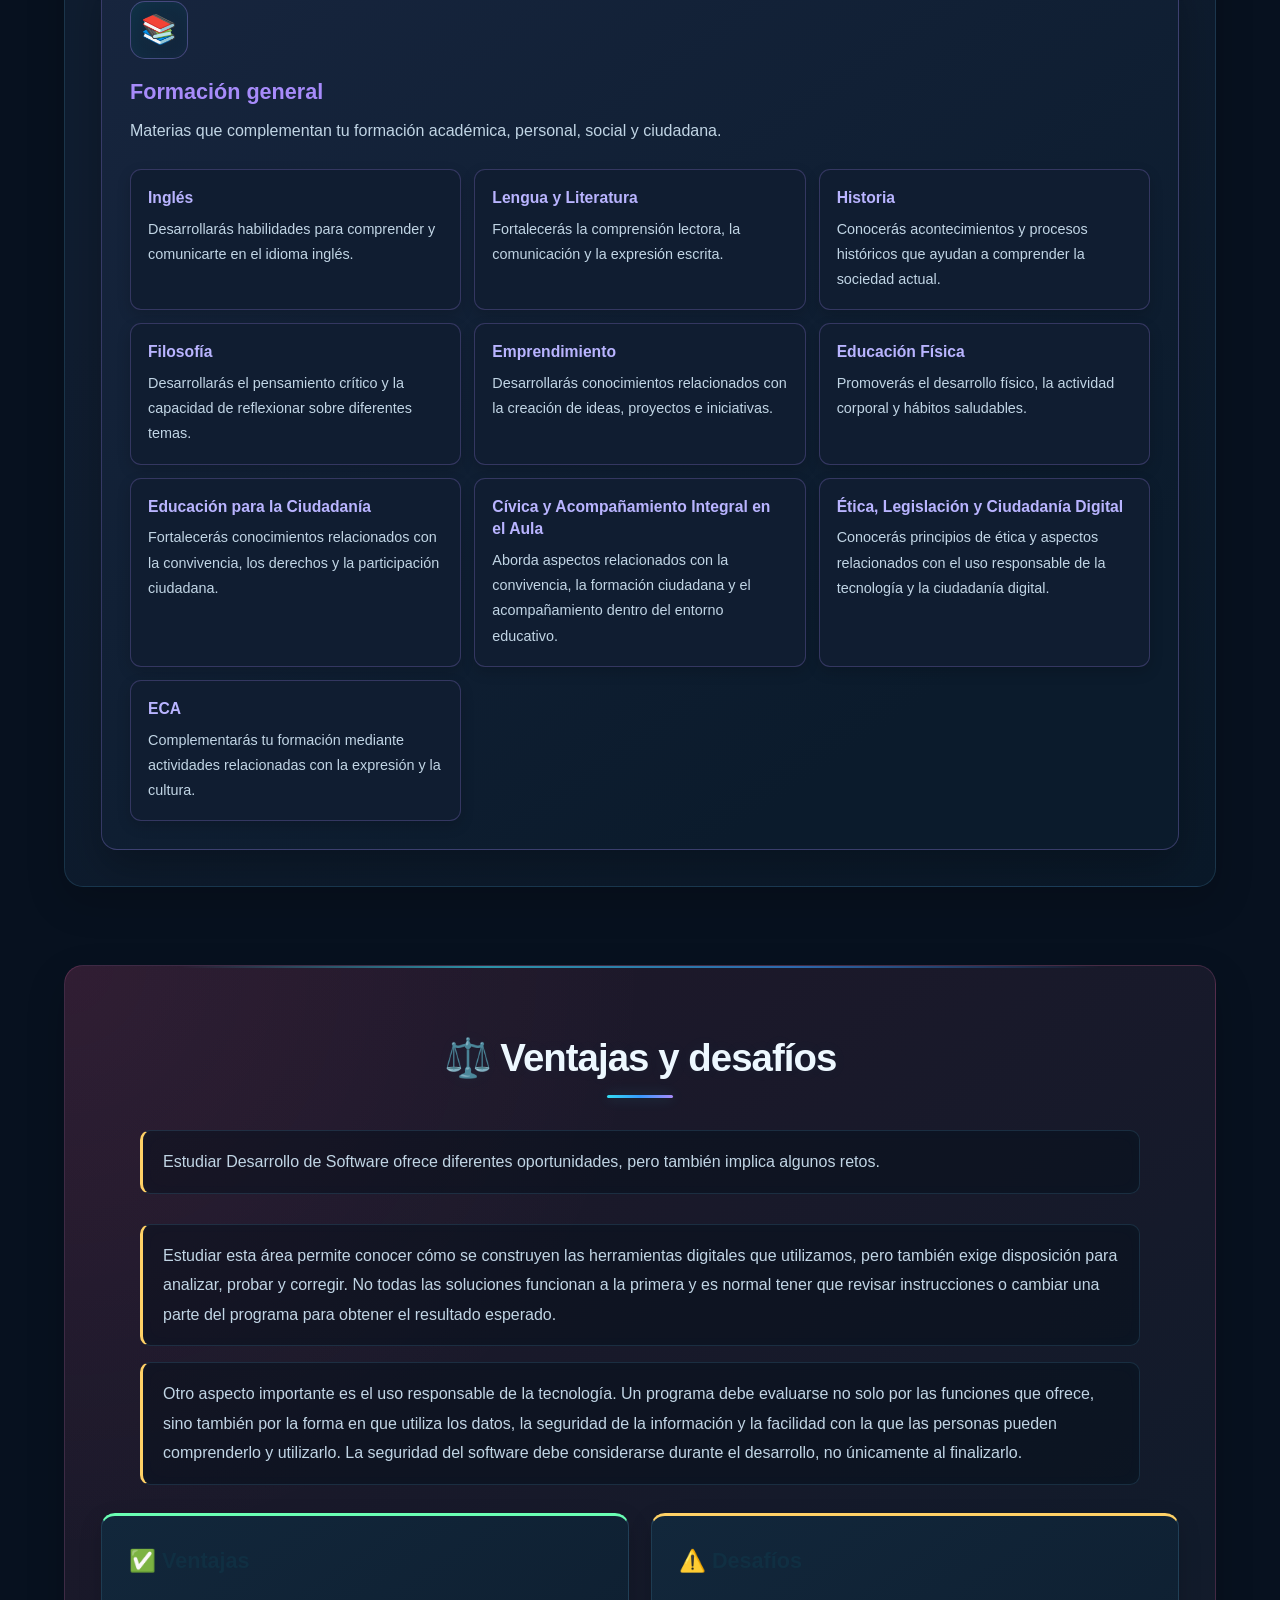
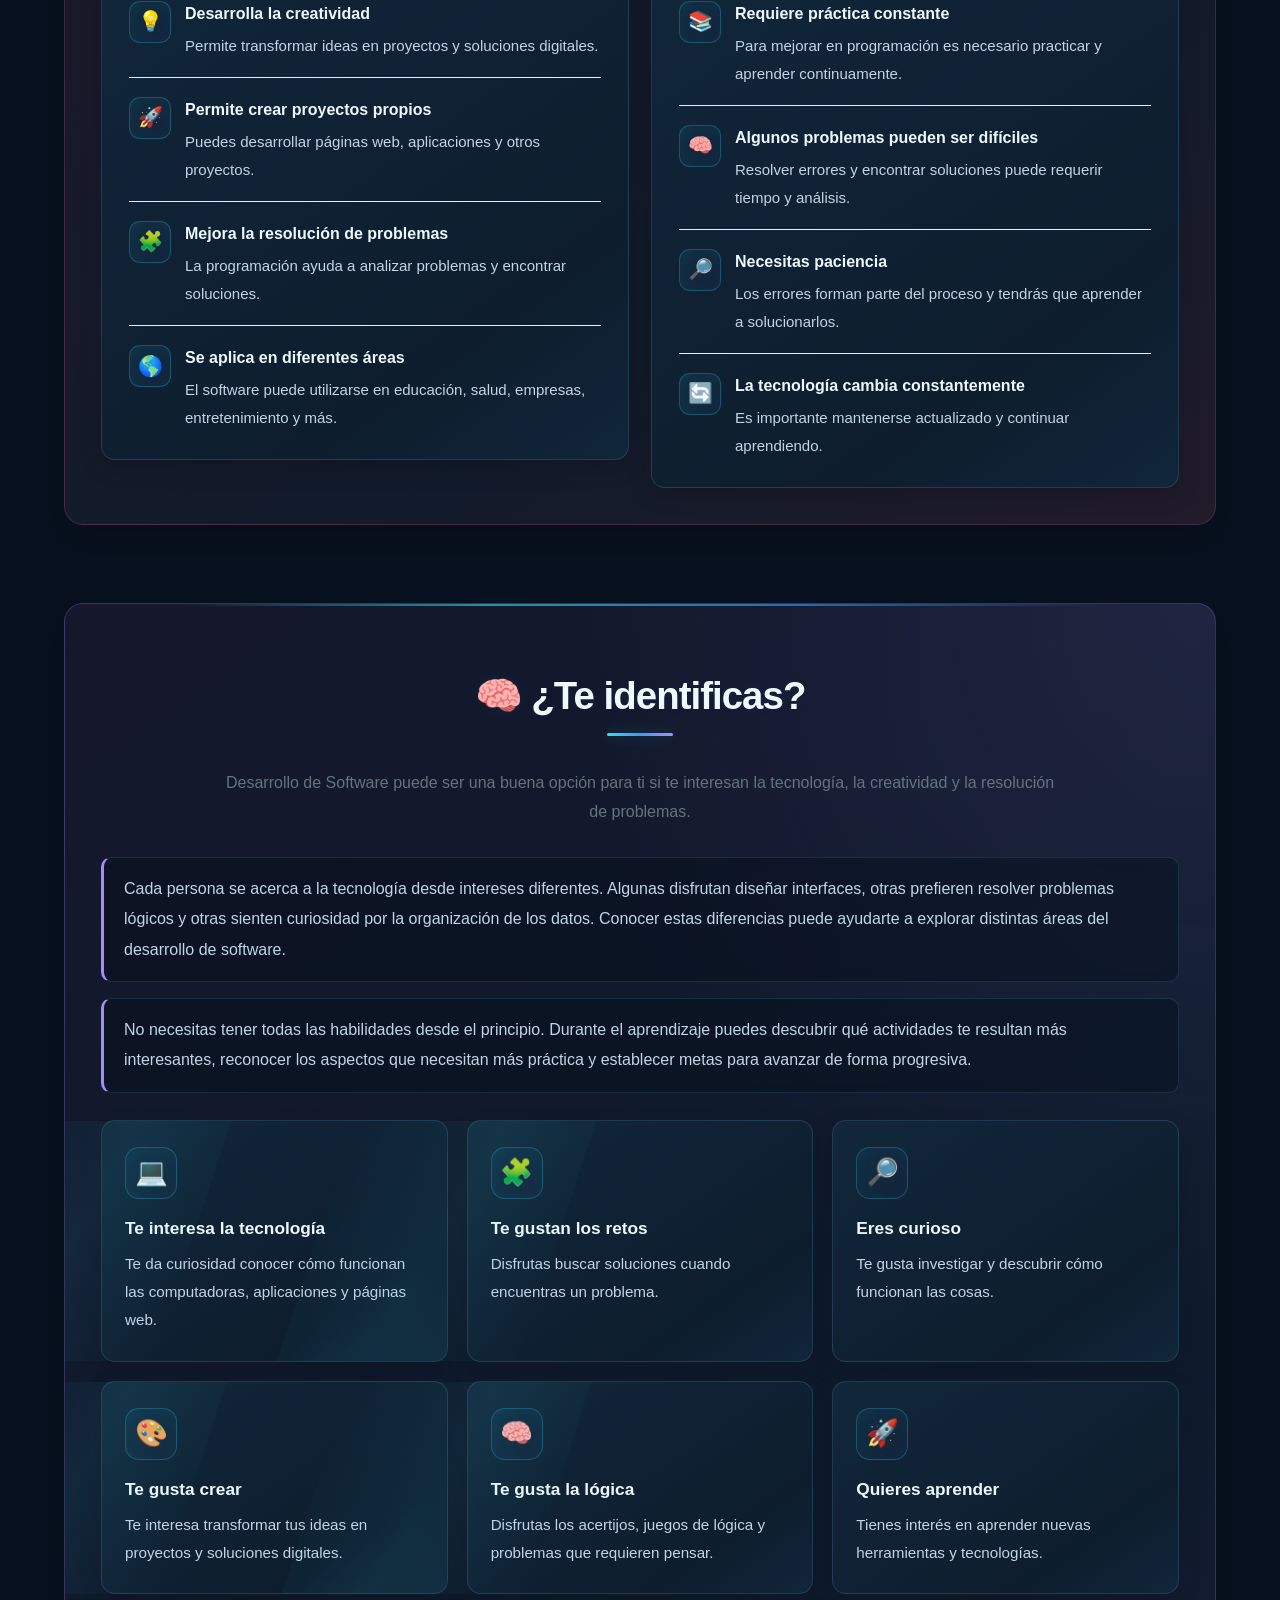
<file: desarrollo-software.html>
<!DOCTYPE html>
<html lang="es">
<head>
    <meta charset="UTF-8">
    <meta name="viewport" content="width=device-width, initial-scale=1.0">
    <title>DESARROLLO DE SOFTWARE</title>
    <link rel="stylesheet" href="desarrollo-software.css">
</head>
<body>
    

     <header>
        <div class="marca">
            <a href="#inicio" class="logo">
                <img src="logo-dolores-sucre.png" alt="Logo de la Unidad Educativa Fiscal Dolores Sucre">
            </a>
            <div class="colegio">
                <h2>Unidad Educativa Fiscal Dolores Sucre</h2>
                <p>Proyecto de orientación académica</p>
            </div>
        </div>

        <nav>
            <a href="index.html" class="activo">Inicio</a>
            <a href="#materias">Materias</a>
            <a href="#test">Ir a test</a>
        </nav>
    </header>


  <main>
     <section class="desarrollo-subtitulo">
        <div>
            <h1>
                DESARROLLO DE SOFTWARE
            </h1>
            <p>
                Crea. Programa. Innova.
            </p>
            <p>
                La especialización de Desarrollo de Software
                te permite conocer el mundo de la programación, la tecnología y la creación
                 de soluciones digitales.
            </p>
        </div>

        <div class="imagen-principal">
            <img src="imagen-principal-desarrollo-software.jpg" alt="imagen-ilustracion">
        </div>
        
      </section>


      <section class="titulo-principal">
        <h2 class="que-es">
            ¿Qué es Desarrollo de Software?
        </h2>
        <p class="subtitulo-pregunta">
            ¿Qué es?
        </p>

        <p> 
         El Desarrollo de Software es el área relacionada con
          la creación, diseño, programación y mantenimiento de aplicaciones,
           páginas web y diferentes soluciones tecnológicas.
        </p>

        <p>
        El desarrollo de software no consiste únicamente en escribir código.
        También implica comprender las necesidades de los usuarios, planificar
        una solución, diseñar su funcionamiento, comprobar que cumpla su
        propósito y realizar mejoras cuando sea necesario. Cada proyecto puede
        requerir diferentes herramientas, lenguajes y métodos de trabajo
        dependiendo del problema que se desea resolver.
        </p>

        <p>
        Las soluciones digitales están presentes en muchas actividades
        cotidianas. Por ejemplo, una aplicación puede facilitar la comunicación,
        un sistema informático puede organizar los registros de una institución
        y una página web puede ofrecer información a estudiantes y docentes.
        En todos estos casos, el software permite realizar tareas de una manera
        organizada y adaptada a determinadas necesidades.
       </p>

       <p>
       Para desarrollar un programa es importante combinar el pensamiento
       lógico con la creatividad. El programador debe analizar qué necesita
       resolver, dividir el problema en partes pequeñas y establecer una
       secuencia de instrucciones que la computadora pueda ejecutar.
       Después, debe comprobar los resultados y corregir los errores que
       encuentre.
       </p>

        <article class="explicacion">
            <img src="idea.png" alt="foco">
            <span>
                Transformar ideas en soluciones digitales.
            </span>
        </article>

        <article class="explicacion">
            <img src="codigo.jpg" alt="programar">
            <span>
                Utilizar lenguajes y herramientas para desarrollar software.
            </span>
        </article>

        <article class="explicacion">
            <img src="innovar.jpg" alt="no se ">
            <span>
                Buscar nuevas formas de resolver problemas mediante la tecnología.
            </span>
        </article>
      </section>


      <section class="aprendizaje">
        <h2>
            ¿Qué aprenderás?
        </h2>

        <p>
        La formación en Desarrollo de Software puede abarcar diferentes áreas
        de la informática. Estas permiten comprender cómo se construyen los
        programas, cómo se organiza la información y cómo se diseñan las
        herramientas digitales que utilizamos diariamente. Los conocimientos
        se pueden desarrollar progresivamente mediante explicaciones,
        ejercicios, prácticas y proyectos.
        </p>

        <p>
        También es importante aprender a relacionar los distintos componentes
        de una solución tecnológica. Una aplicación puede necesitar una
        interfaz para que el usuario interactúe con ella, instrucciones para
        realizar operaciones y un sistema que almacene información cuando
        corresponda. La forma de combinar estos elementos depende de las
        funciones que deba cumplir el proyecto.
        </p>

        <article class="horientar">
           <img src="programar.jpg" alt="programación">
           <span>
            Aprenderás a utilizar la lógica y diferentes lenguajes para crear programas.
           </span>
        </article>

        <article class="horientar">
           <img src="desarrollo-web.jpg" alt="desarrollo web">
           <span>
            Conocerás cómo crear páginas y sitios web utilizando tecnologías como HTML, CSS y JavaScript.
           </span>
        </article>

        <article class="horientar">
           <img src="logica.jpg" alt="logica de programacion">
           <span>
            Aprenderás a analizar problemas y encontrar soluciones paso a paso.
           </span>
        </article>

        <article class="horientar">
           <img src="base-de-datos.jpg" alt="base de datos">
           <span>
            Conocerás cómo almacenar, organizar y consultar información.
           </span>
        </article>

        <article class="horientar">
           <img src="diseño-interfaces.jpg" alt="diseño de interfaces">
           <span>
           Aprenderás conceptos para crear interfaces claras y fáciles de utilizar.
           </span>
        </article>

        <article class="horientar">
           <img src="desarrollo-proyectos.jpg" alt="desarrollo de proyectos">
           <span>
           Aplicarás tus conocimientos para crear soluciones tecnológicas.
           </span>
        </article>

        <div class="ampliacion-aprendizaje">
    <h3>Tres tecnologías fundamentales para el desarrollo web</h3>

    <p>
        <strong>HTML:</strong> permite organizar el contenido de una página
        web mediante elementos como títulos, párrafos, imágenes, enlaces,
        listas y formularios.
    </p>

    <p>
        <strong>CSS:</strong> se utiliza para definir la presentación
        visual de una página, incluyendo colores, tipografías, espacios,
        distribuciones, bordes y adaptación a distintos tamaños de pantalla.
    </p>

    <p>
        <strong>JavaScript:</strong> permite incorporar comportamientos
        interactivos, responder a las acciones del usuario, validar
        formularios y actualizar elementos de una página.
    </p>

    <p>
        Estas tecnologías cumplen funciones diferentes y pueden combinarse
        para construir experiencias web organizadas, atractivas e
        interactivas.
    </p>
</div>
      </section>


      <section class="saber">
       <h2>
        ¿Qué habilidades necesitas?
       </h2>
       <p> 
        Esta especialización puede ser para ti si:
       </p>

       <p>
       No necesitas dominar todos estos conocimientos antes de comenzar.
       La curiosidad, la disposición para practicar y el interés por aprender
       son buenos puntos de partida. Algunas actividades pueden resultar
       difíciles al principio, pero dividir los problemas en pasos pequeños
       permite comprenderlos y trabajar en ellos con mayor orden.
       </p>

       <p>
       También es útil desarrollar la capacidad de buscar información,
       comprender instrucciones, explicar tus ideas y pedir ayuda cuando
       sea necesario. El desarrollo de software combina conocimientos
       técnicos con habilidades de comunicación, organización y colaboración.
       </p>
       
       <ul >

         <li>✓ Te gusta la tecnología.</li>
         <li>✓ Disfrutas resolver problemas.</li>
         <li>✓ Te interesan las computadoras.</li>
         <li>✓ Te gustan los juegos de lógica.</li>
         <li>✓ Quieres crear aplicaciones o páginas web.</li>
         <li>✓ Tienes curiosidad por saber cómo funcionan las aplicaciones.</li>
         <li>✓ Te gusta aprender cosas nuevas.</li>
         <li>✓ Tienes paciencia para encontrar errores y corregirlos.</li>

       </ul>

      </section>


      <section class="actividades">
         <h2>
            ¿Cómo saber si esta especialización es para mí?
         </h2>
         <p>
            ¿Cuál de estas actividades te interesan más?
         </p>

         <p>
         Explorar tus intereses puede ayudarte a reconocer qué tipo de
         actividades disfrutas. Por ejemplo, crear una página web combina
         organización y diseño; resolver un problema de lógica requiere
         analizar información; y pensar en un videojuego invita a imaginar
         reglas, personajes, acciones y formas de interacción.
         </p>

         <p>
         No es necesario que todas estas actividades te gusten por igual.
         Puedes comenzar por aquella que más curiosidad te produzca y probar
         diferentes ejercicios para descubrir qué aspectos de la tecnología
         te interesan más.
         </p>
         <div class="actividad">
            <img src="crear-pagina.jpg" alt="">
            <p>
                Crear una página web
            </p>
         </div>
         <div class="actividad">
            <img src="logica-2.jpg" alt="">
            <p>
                Resolver problemas de lógica
            </p>
         </div>
         <div class="actividad"> 
            <img src="videojuego.jpg" alt="">
            <p>
                Pensar cómo se crea un videojuego
            </p>
         </div>
      </section>


     <section class="llegar-crear">
       <h2>
        ¿Qué puedes llegar a crear?
       </h2>

       <p>
       Los proyectos de software pueden tener objetivos muy distintos:
       informar, facilitar tareas, organizar datos, entretener o ayudar
       a resolver problemas. Su diseño depende de las personas que los
       utilizarán, los recursos disponibles y las funciones que se necesiten.
       </p>

       <p>
       Antes de comenzar un proyecto, es importante definir qué problema
       se quiere resolver, quién utilizará la solución y qué características
       debería tener. Esta planificación permite establecer prioridades
       y comprobar posteriormente si el resultado cumple su propósito.
      </p>

       <article class="opciones">
        <h3>Páginas web</h3>
        <p>
            Sitios web para empresas, instituciones o proyectos personales.
        </p>

        <p>
        Una página web puede presentar información, mostrar imágenes,
        incluir formularios de contacto y ofrecer enlaces a otros contenidos.
        Un sitio web reúne distintas páginas que se relacionan entre sí
        y que suelen compartir una misma temática o propósito.
        </p>
       </article>

       <article class="opciones">
        <h3>Aplicaciones</h3>
        <p>
            Aplicaciones para dispositivos móviles.
        </p>

        <p>
        Las aplicaciones pueden ayudar a organizar actividades, comunicarse,
        estudiar, realizar cálculos o consultar información. Sus funciones
        dependen de las necesidades para las que fueron diseñadas y de las
        características de los dispositivos donde se utilizan.
        </p>
       </article>
       
       <article class="opciones">
        <h3>Programas</h3>
        <p>
            Software para resolver diferentes necesidades.
        </p>

        <p>
        Un programa está formado por instrucciones que permiten realizar
        determinadas tareas. Puede recibir datos, procesarlos siguiendo
        reglas definidas y producir resultados que ayuden a completar
        una actividad.
        </p>
       </article>

    <article class="opciones">
        <h3>Sistemas de Información</h3>
        <p>
            Sistemas que permiten almacenar y administrar información.
        </p>

        <p>
        Estos sistemas pueden combinar personas, procesos, datos y
        herramientas tecnológicas para registrar operaciones y facilitar
        la consulta de información. Se utilizan, por ejemplo, para gestionar
        inventarios, matrículas, préstamos o registros administrativos.
        </p>
    </article>

    <article class="opciones">
        <h3>Videojuegos</h3>
        <p>
            Proyectos interactivos utilizando programación y diseño.
        </p>

        <p>
        Un videojuego puede combinar programación, imágenes, sonidos,
        reglas y mecanismos de interacción. Su desarrollo requiere organizar
        cómo responde el juego a las acciones del usuario y comprobar que
        sus diferentes elementos funcionen de manera coherente.
        </p>
    </article>

    <article class="opciones">
        <h3>Soluciones tecnológicas</h3>
        <p>
            Herramientas digitales para resolver problemas.
        </p>

        <p>
        Una solución tecnológica debe responder a una necesidad concreta.
        Por eso, antes de elegir herramientas o escribir código, es necesario
        entender el problema y valorar qué funciones serían útiles para
        las personas que utilizarán el resultado.
        </p>
    </article>
    </section>

   
      <section class="profesiones">
    <h2>👨‍💻 Posibles profesiones</h2>
    <p>
        Al estudiar Desarrollo de Software puedes conocer diferentes
        áreas profesionales relacionadas con la tecnología.
    </p>
    <p>
        Algunos de los caminos que podrías seguir son:
    </p>
    <table>
        <thead>
            <tr>
                <th>Profesión</th>
                <th>¿Qué hace?</th>
            </tr>
        </thead>
        <tbody>
            <tr>
                <td>🧑‍💻 Desarrollador web</td>
                <td>Crea y mantiene sitios web.</td>
            </tr>
            <tr>
                <td>📱 Desarrollador de aplicaciones</td>
                <td>Desarrolla aplicaciones para diferentes dispositivos.</td>
            </tr>
            <tr>
                <td>🖥️ Programador</td>
                <td>Crea programas utilizando código.</td>
            </tr>
            <tr>
                <td>🗄️ Especialista en bases de datos</td>
                <td>Organiza y administra información.</td>
            </tr>
            <tr>
                <td>🎮 Desarrollador de videojuegos</td>
                <td>Crea experiencias y videojuegos interactivos.</td>
            </tr>
            <tr>
                <td>🎨 Diseñador UI/UX</td>
                <td>Diseña interfaces y experiencias digitales.</td>
            </tr>
        </tbody>
     </table>

    <div class="informacion-profesional">
    <h3>¿Cómo se relacionan estas profesiones?</h3>

    <p>
        Las áreas profesionales del software pueden complementarse.
        Por ejemplo, un proyecto web puede requerir una persona que
        desarrolle la interfaz, otra que trabaje en la lógica del sistema
        y tareas relacionadas con el almacenamiento de datos y las pruebas.
        En proyectos pequeños, una misma persona puede encargarse de varias
        de estas responsabilidades.
    </p>

    <p>
        Las funciones concretas varían según el proyecto, la experiencia,
        la formación y las necesidades de cada organización. Conocer estas
        opciones sirve como punto de partida para investigar carreras
        técnicas y universitarias relacionadas con la informática.
    </p>
    </div>
    </section>

      
       <section class="habilidades">
          <h3>
            Habilidades que desarrollarás
        </h3>

        <p>
        Durante el aprendizaje de la informática se combinan conocimientos
        técnicos con habilidades personales. Los primeros ayudan a construir
        y comprobar soluciones; las segundas permiten organizar el trabajo,
        compartir ideas y colaborar con otras personas. Ambas clases de
        habilidades pueden fortalecerse mediante la práctica y los proyectos.
        </p>

        <div class="tecnicas">
         <h4>
            Habilidades técnicas
         </h4>
         <p>
         Las habilidades técnicas están relacionadas con las herramientas
         y los procedimientos utilizados para crear software. Incluyen
         comprender instrucciones, escribir y revisar código, organizar datos,
         estructurar páginas web y probar las funciones de un programa.
         </p>

         <ul>
            <li>Programación</li>
            <li>Desarrollo web</li>
            <li>Bases de datos</li>
            <li>Lógica computacional</li>
            <li>Diseños de interfaces</li>
            <li>Resolución de problemas</li>
         </ul>
        </div>

        <div class="personales">
            <h4>
                Habilidades personales
            </h4>

            <p>
            Las habilidades personales ayudan a afrontar los retos de un proyecto.
            La paciencia permite revisar errores con calma, la organización facilita
            dividir el trabajo en tareas y la comunicación ayuda a explicar
            decisiones, compartir avances y comprender las necesidades de otros.
            </p>

            <ul>
                <li>Creatividad</li>
                <li>Trabajo en equipo</li>
                <li>Pensamiento crítico</li>
                <li>Paciencia</li>
                <li>Organización</li>
                <li>Comunicación</li>
                <li>Aprendizaje continuo</li>
            </ul>
        </div>
       </section>

      
       <section class="estudiar">
         <h3>
            ¿Cómo es estudiar Desarrollo de Software?
         </h3>
         <h4>
            ¿Qué voy a hacer durante la especialización?
        </h4>

        <p>
        El desarrollo de un proyecto suele comenzar con la comprensión
        de una necesidad y continúa con la planificación, el diseño, la
        programación y las pruebas. Sin embargo, estas actividades no siempre
        ocurren una sola vez ni en un orden rígido: cuando una prueba descubre
        un problema o cambia un requisito, puede ser necesario regresar a
        una etapa anterior y realizar ajustes.
        </p>

        <p>
        Este proceso permite revisar el avance, identificar dificultades
        y mejorar gradualmente el resultado. La documentación de las decisiones
        y la organización de las tareas también ayudan a comprender cómo se
        construyó una solución y qué aspectos podrían modificarse después.
        </p>

        <div class="pasos">
         <div class="paso">
            <h5>
                Investigar 
                <span>🔎</span>
            </h5>
            <p>
                Comprender un problema o necesidad.
            </p>
         </div>
         
        <div class="paso">
            <h5>
                Planificar 
                <span>📝</span>
            </h5>
            <p>
                Pensar cómo solucionarlo.
            </p>
        </div>

        <div class="paso">
            <h5>
                Diseñar 
                <span>🎨</span>
            </h5>
            <p>
                Crear la estructura y apariencia de la solución.
            </p>
        </div>

        <div class="paso">
            <h5>
                Programar 
                <span>💻</span>
            </h5>
            <p>
                    Convertir la solución en código.
                </p>
        </div>

        <div class="paso">
            <h5>
                Probar 
                <span>🧪</span>
            </h5>
            <p>
                Buscar errores y comprobar que funcione.
            </p>
        </div>

        <div class="paso">
            <h5>
                Mejorar
                 <span>🚀</span>
            </h5>
            <p>
                Corregir problemas y agregar nuevas funciones.
            </p>
        </div>
       </div>
       </section>


    <section class="aplicaciones">
    <h2>🌐 ¿Dónde se puede aplicar?</h2>
    <p class="introduccion">
        El Desarrollo de Software está presente en diferentes
        áreas de nuestra vida y permite crear soluciones
        para distintas necesidades.
    </p>

    <div class="aplicaciones-contenido">

    <article class="aplicacion">
        <h3>Educación</h3>
        <p>
            Las herramientas digitales pueden ayudar a organizar recursos
            educativos, consultar materiales, realizar actividades y
            facilitar la comunicación entre estudiantes y docentes.
            Su utilidad depende de las necesidades del centro educativo
            y de la forma en que se implementen.
        </p>
    </article>

    <article class="aplicacion">
        <h3>Salud</h3>
        <p>
            Los sistemas informáticos pueden utilizarse para organizar
            citas, administrar registros y facilitar determinadas tareas
            de gestión. Debido a la sensibilidad de los datos médicos,
            estas herramientas deben considerar la privacidad y la
            protección de la información.
        </p>
    </article>

    <article class="aplicacion">
        <h3>Empresas y negocios</h3>
        <p>
            Las empresas utilizan programas para gestionar inventarios,
            registrar operaciones, coordinar tareas y consultar datos.
            Una solución bien planificada puede ayudar a organizar
            procesos y reducir tareas repetitivas.
        </p>
    </article>

    <article class="aplicacion">
        <h3>Comunicación y entretenimiento</h3>
        <p>
            Las aplicaciones de mensajería, las plataformas digitales
            y los videojuegos son ejemplos de productos que requieren
            software para procesar acciones, mostrar contenido y permitir
            diferentes formas de interacción.
        </p>
    </article>

    <article class="aplicacion">
        <h3>Servicios públicos</h3>
        <p>
            Las instituciones pueden emplear herramientas informáticas
            para publicar información, gestionar solicitudes y facilitar
            determinados trámites. Es importante que estos servicios
            sean comprensibles, accesibles y adecuados para las personas
            que los utilizan.
        </p>
    </article>

    <article class="aplicacion">
        <h3>Investigación científica</h3>
        <p>
            Los programas informáticos permiten procesar datos, representar
            resultados, realizar cálculos y apoyar distintas actividades
            de investigación. Las herramientas elegidas dependen del tipo
            de información y de los objetivos del estudio.
        </p>
    </article>

   </div>
    </section>


    <section class="calidad-software">
    <h2>Calidad y responsabilidad en el desarrollo de software</h2>

    <p>
        Desarrollar software implica mucho más que conseguir que un
        programa funcione. También es necesario pensar en su claridad,
        confiabilidad, facilidad de uso y capacidad para responder
        a las necesidades para las que fue creado. Estos aspectos
        contribuyen a que la solución sea útil para sus usuarios.
    </p>

    <article>
        <h3>Seguridad y privacidad</h3>
        <p>
            La seguridad busca reducir los riesgos de accesos no
            autorizados, alteraciones y otros problemas que puedan afectar
            un sistema. La privacidad se relaciona con el tratamiento
            responsable de los datos personales. Ambos aspectos deben
            considerarse desde el diseño y durante el mantenimiento
            de las aplicaciones.
        </p>
    </article>

    <article>
        <h3>Usabilidad</h3>
        <p>
            Una herramienta digital debe permitir que las personas
            comprendan sus funciones y realicen las tareas previstas.
            Los textos claros, las instrucciones comprensibles y una
            distribución coherente de los elementos pueden facilitar
            su utilización.
        </p>
    </article>

    <article>
        <h3>Accesibilidad</h3>
        <p>
            Una página accesible busca reducir las barreras que impiden
            a determinadas personas consultar contenido o utilizar
            funciones. Por eso es importante cuidar la estructura de los
            títulos, las descripciones de las imágenes, la legibilidad
            y la navegación mediante teclado.
        </p>
    </article>

    <article>
        <h3>Mantenimiento y mejora continua</h3>
        <p>
            Después de publicar un programa, pueden aparecer errores,
            cambiar las necesidades de los usuarios o surgir nuevas
            funciones que resulte conveniente incorporar. El mantenimiento
            permite corregir problemas, actualizar componentes y adaptar
            el sistema a nuevas condiciones.
        </p>
    </article>
    </section>


    <section class="materias" id="materias">
    <div class="titulo-materias">
        <span class="etiqueta">FORMACIÓN ACADÉMICA</span>
        <h2>¿Qué materias estudiarás?</h2>
        <p>
            Durante la especialización de Desarrollo de Software
            estudiarás diferentes asignaturas que te ayudarán a
            desarrollar conocimientos tecnológicos, científicos y
            personales.
        </p>

        <p>
        Las asignaturas pueden contribuir al desarrollo de distintas
        capacidades. Algunas se relacionan directamente con la informática
        y la programación, mientras que otras ayudan a fortalecer el
        razonamiento matemático, la comunicación, la comprensión científica
        y la formación personal.
        </p>

        <p>
        Estos conocimientos pueden complementarse durante la elaboración
        de proyectos. Por ejemplo, una actividad de programación puede
        requerir analizar un problema con lógica, comprender instrucciones,
        organizar la información y explicar cómo funciona la solución.
        La integración de diferentes aprendizajes ayuda a abordar los
        proyectos desde varias perspectivas.
        </p>

        <p>
        Los nombres, la organización y la profundidad de las materias deben
        revisarse con el plan de estudios vigente de la institución.
        La descripción de esta página tiene una finalidad informativa
        y no sustituye la información académica oficial del colegio.
        </p>
    </div>

    <div class="materias-contenedor">

        <!-- =================================
             TECNOLOGÍA Y PROGRAMACIÓN
        ================================== -->
        <div class="materias-grupo tecnologia">
            <div class="materias-icono">💻</div>
            <h3>Tecnología y programación</h3>
            <p class="descripcion-grupo">
                Materias enfocadas en la programación, la tecnología
                y el desarrollo del pensamiento lógico.
            </p>


            <div class="lista-materias">
                <div class="materia">
                    <h4>Programación Estructurada</h4>
                    <p>
                        Aprenderás los fundamentos de la programación,
                        los algoritmos y las estructuras necesarias
                        para desarrollar soluciones informáticas.
                    </p>
                </div>

                <div class="materia">
                    <h4>Fundamentos de las TIC</h4>
                    <p>
                        Conocerás conceptos fundamentales sobre las
                        tecnologías de la información y la comunicación
                        y su aplicación.
                    </p>
                </div>

                <div class="materia">
                    <h4>Base de Datos</h4>
                    <p>
                        Aprenderás a organizar, almacenar y gestionar
                        información de manera estructurada.
                    </p>
                </div>

                <div class="materia">
                    <h4>Aplicaciones de Escritorio</h4>
                    <p>
                        Conocerás los fundamentos para desarrollar
                        aplicaciones que funcionan directamente
                        en un computador.
                    </p>
                </div>

                <div class="materia">
                    <h4>Pensamiento Computacional</h4>
                    <p>
                        Desarrollarás habilidades para analizar problemas,
                        organizar ideas y encontrar soluciones mediante
                        la lógica.
                    </p>
                </div>
            </div>
        </div>

        <!-- =================================
             CIENCIAS Y RAZONAMIENTO
        ================================== -->
        <div class="materias-grupo ciencias">
            <div class="materias-icono">🧪</div>
            <h3>Ciencias y razonamiento</h3>
            <p class="descripcion-grupo">
                Asignaturas que fortalecen el razonamiento,
                el análisis y la comprensión científica.
            </p>

            <div class="lista-materias">
                <div class="materia">
                    <h4>Matemática</h4>
                    <p>
                        Fortalecerás el razonamiento lógico y la
                        resolución de problemas mediante conceptos
                        matemáticos.
                    </p>
                </div>

                <div class="materia">
                    <h4>Física</h4>
                    <p>
                        Estudiarás fenómenos físicos y desarrollarás
                        habilidades para analizar diferentes situaciones
                        mediante el razonamiento científico.
                    </p>
                </div>

                <div class="materia">
                    <h4>Química</h4>
                    <p>
                        Conocerás conceptos relacionados con la materia,
                        sus propiedades y diferentes procesos químicos.
                    </p>
                </div>

                <div class="materia">
                    <h4>Biología</h4>
                    <p>
                        Estudiarás los seres vivos y diferentes procesos
                        relacionados con la vida y el funcionamiento
                        de los organismos.
                    </p>
                </div>

                <div class="materia">
                    <h4>Módulo Práctico Experimental</h4>
                    <p>
                        Aplicarás conocimientos mediante actividades
                        prácticas y experimentales.
                    </p>
                </div>
            </div>
        </div>

        <div class="materias-grupo general">
            <div class="materias-icono">📚</div>
            <h3>Formación general</h3>
            <p class="descripcion-grupo">
                Materias que complementan tu formación académica,
                personal, social y ciudadana.
            </p>

            <div class="lista-materias">
                <div class="materia">
                    <h4>Inglés</h4>
                    <p>
                        Desarrollarás habilidades para comprender
                        y comunicarte en el idioma inglés.
                    </p>
                </div>

                <div class="materia">
                    <h4>Lengua y Literatura</h4>
                    <p>
                        Fortalecerás la comprensión lectora,
                        la comunicación y la expresión escrita.
                    </p>
                </div>

                <div class="materia">
                    <h4>Historia</h4>
                    <p>
                        Conocerás acontecimientos y procesos históricos
                        que ayudan a comprender la sociedad actual.
                    </p>
                </div>

                <div class="materia">
                    <h4>Filosofía</h4>
                    <p>
                        Desarrollarás el pensamiento crítico y la
                        capacidad de reflexionar sobre diferentes temas.
                    </p>
                </div>

                <div class="materia">
                    <h4>Emprendimiento</h4>
                    <p>
                        Desarrollarás conocimientos relacionados con
                        la creación de ideas, proyectos e iniciativas.
                    </p>
                </div>

                <div class="materia">
                    <h4>Educación Física</h4>
                    <p>
                        Promoverás el desarrollo físico, la actividad
                        corporal y hábitos saludables.
                    </p>
                </div>

                <div class="materia">
                    <h4>Educación para la Ciudadanía</h4>
                    <p>
                        Fortalecerás conocimientos relacionados con
                        la convivencia, los derechos y la participación
                        ciudadana.
                    </p>
                </div>

                <div class="materia">
                    <h4>Cívica y Acompañamiento Integral en el Aula</h4>
                    <p>
                        Aborda aspectos relacionados con la convivencia,
                        la formación ciudadana y el acompañamiento
                        dentro del entorno educativo.
                    </p>
                </div>

                <div class="materia">
                    <h4>Ética, Legislación y Ciudadanía Digital</h4>
                    <p>
                        Conocerás principios de ética y aspectos
                        relacionados con el uso responsable de la
                        tecnología y la ciudadanía digital.
                    </p>
                </div>

                <div class="materia">
                    <h4>ECA</h4>
                    <p>
                        Complementarás tu formación mediante actividades
                        relacionadas con la expresión y la cultura.
                    </p>
                </div>
                 </div>
              </div>
          </div>
      </section>


        <section class="ventajas-desafios">
    <h2>⚖️ Ventajas y desafíos</h2>
    <p class="introduccion">
        Estudiar Desarrollo de Software ofrece diferentes
        oportunidades, pero también implica algunos retos.
    </p>

    <p>
     Estudiar esta área permite conocer cómo se construyen las herramientas
     digitales que utilizamos, pero también exige disposición para analizar,
     probar y corregir. No todas las soluciones funcionan a la primera
     y es normal tener que revisar instrucciones o cambiar una parte
     del programa para obtener el resultado esperado.
    </p>

    <p>
     Otro aspecto importante es el uso responsable de la tecnología.
     Un programa debe evaluarse no solo por las funciones que ofrece,
     sino también por la forma en que utiliza los datos, la seguridad
     de la información y la facilidad con la que las personas pueden
     comprenderlo y utilizarlo. La seguridad del software debe
     considerarse durante el desarrollo, no únicamente al finalizarlo.
    </p>

    <div class="contenedor-ventajas">
        <div class="ventajas">
            <h3>✅ Ventajas</h3>
            <div class="ventaja">
                <span>💡</span>
                <div>
                    <h4>Desarrolla la creatividad</h4>
                    <p>
                        Permite transformar ideas en proyectos
                        y soluciones digitales.
                    </p>
                </div>
            </div>

            <div class="ventaja">
                <span>🚀</span>
                <div>
                    <h4>Permite crear proyectos propios</h4>
                    <p>
                        Puedes desarrollar páginas web,
                        aplicaciones y otros proyectos.
                    </p>
                </div>
            </div>

            <div class="ventaja">
                <span>🧩</span>
                <div>
                    <h4>Mejora la resolución de problemas</h4>
                    <p>
                        La programación ayuda a analizar
                        problemas y encontrar soluciones.
                    </p>
                </div>
            </div>

            <div class="ventaja">
                <span>🌎</span>
                <div>
                    <h4>Se aplica en diferentes áreas</h4>
                    <p>
                        El software puede utilizarse en educación,
                        salud, empresas, entretenimiento y más.
                    </p>
                </div>
            </div>

        </div>

        <div class="desafios">
            <h3>⚠️ Desafíos</h3>
            <div class="desafio">
                <span>📚</span>
                <div>
                    <h4>Requiere práctica constante</h4>
                    <p>
                        Para mejorar en programación es necesario
                        practicar y aprender continuamente.
                    </p>
                </div>
            </div>

            <div class="desafio">
                <span>🧠</span>
                <div>
                    <h4>Algunos problemas pueden ser difíciles</h4>
                    <p>
                        Resolver errores y encontrar soluciones
                        puede requerir tiempo y análisis.
                    </p>
                </div>
            </div>

            <div class="desafio">
                <span>🔎</span>
                <div>
                    <h4>Necesitas paciencia</h4>
                    <p>
                        Los errores forman parte del proceso
                        y tendrás que aprender a solucionarlos.
                    </p>
                </div>
            </div>

            <div class="desafio">
                <span>🔄</span>
                <div>
                    <h4>La tecnología cambia constantemente</h4>
                    <p>
                        Es importante mantenerse actualizado
                        y continuar aprendiendo.
                    </p>
                </div>
             </div>
           </div>
        </section>


    <section class="perfil-estudiante">

     <h2>🧠 ¿Te identificas?</h2>

     <p class="introduccion">
        Desarrollo de Software puede ser una buena opción para ti
        si te interesan la tecnología, la creatividad y la resolución
        de problemas.
     </p>

     <p>
     Cada persona se acerca a la tecnología desde intereses diferentes.
     Algunas disfrutan diseñar interfaces, otras prefieren resolver
     problemas lógicos y otras sienten curiosidad por la organización
     de los datos. Conocer estas diferencias puede ayudarte a explorar
     distintas áreas del desarrollo de software.
     </p>

     <p>
     No necesitas tener todas las habilidades desde el principio.
     Durante el aprendizaje puedes descubrir qué actividades te resultan
     más interesantes, reconocer los aspectos que necesitan más práctica
     y establecer metas para avanzar de forma progresiva.
     </p>

     <div class="contenedor-perfil">

        <div class="caracteristica-estudiante">
            <span>💻</span>

            <h3>Te interesa la tecnología</h3>

            <p>
                Te da curiosidad conocer cómo funcionan las computadoras,
                aplicaciones y páginas web.
            </p>
        </div>


        <div class="caracteristica-estudiante">
            <span>🧩</span>

            <h3>Te gustan los retos</h3>

            <p>
                Disfrutas buscar soluciones cuando encuentras
                un problema.
            </p>
        </div>


        <div class="caracteristica-estudiante">
            <span>🔎</span>

            <h3>Eres curioso</h3>

            <p>
                Te gusta investigar y descubrir cómo funcionan
                las cosas.
            </p>
        </div>


        <div class="caracteristica-estudiante">
            <span>🎨</span>

            <h3>Te gusta crear</h3>

            <p>
                Te interesa transformar tus ideas en proyectos
                y soluciones digitales.
            </p>
        </div>


        <div class="caracteristica-estudiante">
            <span>🧠</span>

            <h3>Te gusta la lógica</h3>

            <p>
                Disfrutas los acertijos, juegos de lógica
                y problemas que requieren pensar.
            </p>
        </div>


        <div class="caracteristica-estudiante">
            <span>🚀</span>

            <h3>Quieres aprender</h3>
            <p>
                Tienes interés en aprender nuevas herramientas
                y tecnologías.
            </p>
        </div>
    </div>

    <div class="mensaje-perfil">
        <h3>💡 ¿Te identificaste con varias?</h3>
        <p>
            Si varias de estas características te representan,
            Desarrollo de Software podría ser una especialización
            que te interese explorar.
        </p>
        <a href="#test" class="boton-perfil">
            Descubrir si es para mí
        </a>
    </div>
    </section>


    <section class="ruta-aprendizaje">

     <h2>🚀 Ruta de aprendizaje</h2>

     <p class="introduccion">
        Conoce algunas de las etapas que puedes recorrer
        durante tu formación en Desarrollo de Software.
     </p>

     <p>
     Esta ruta representa una manera general de comprender el aprendizaje
     del desarrollo de software; no es una secuencia obligatoria ni un
     calendario oficial de tu colegio. Cada programa de formación puede
     organizar los contenidos de manera diferente, según sus objetivos
     y actividades.
     </p>

     <p>
     Las distintas etapas también se relacionan entre sí. Al crear una
     aplicación, por ejemplo, puede ser necesario volver a revisar los
     fundamentos, modificar una parte del código o replantear el diseño
     después de realizar pruebas. La práctica permite relacionar conceptos
     y comprender progresivamente cómo se construye una solución completa.
     </p>

    <div class="ruta">
        <div class="etapa">
            <div class="numero">1</div>
            <div class="contenido-etapa">
                <span>🌱</span>
                <h3>Fundamentos</h3>
                <p>
                    Conocer los conceptos básicos de la informática,
                    el software y la programación.
                </p>
            </div>
        </div>

        <div class="etapa">
            <div class="numero">2</div>
            <div class="contenido-etapa">
                <span>🧠</span>
                <h3>Lógica de programación</h3>
                <p>
                    Aprender a analizar problemas y plantear
                    soluciones paso a paso.
                </p>
            </div>
        </div>

        <div class="etapa">
            <div class="numero">3</div>
            <div class="contenido-etapa">
                <span>💻</span>
                <h3>Programación</h3>
                <p>
                    Aprender a utilizar lenguajes de programación
                    para crear diferentes soluciones.
                </p>
            </div>
        </div>

        <div class="etapa">
            <div class="numero">4</div>
            <div class="contenido-etapa">
                <span>🌐</span>
                <h3>Desarrollo web</h3>
                <p>
                    Crear páginas y aplicaciones web utilizando
                    tecnologías como HTML, CSS y JavaScript.
                </p>
            </div>
        </div>

        <div class="etapa">
            <div class="numero">5</div>
            <div class="contenido-etapa">
                <span>🗄️</span>
                <h3>Bases de datos</h3>
                <p>
                    Aprender a almacenar, organizar y consultar
                    información de manera estructurada.
                </p>
            </div>
        </div>

        <div class="etapa">
            <div class="numero">6</div>

            <div class="contenido-etapa">
                <span>🚀</span>
                <h3>Proyecto</h3>
                <p>
                    Aplicar los conocimientos adquiridos para
                    desarrollar un proyecto de software.
                </p>
            </div>
           </div>
         </div>
        </section>


    <section class="preguntas-frecuentes">
    <h2>❓ Preguntas frecuentes</h2>

    <p class="introduccion">
        Conoce las respuestas a algunas de las preguntas más comunes
        sobre la especialización de Desarrollo de Software.
    </p>

    <div class="faq">
        <details class="pregunta">
            <summary>
                ¿Necesito saber programar antes de estudiar esta especialización?
            </summary>
            <div class="respuesta">
                <p>
                    No. Puedes comenzar aprendiendo desde los conceptos básicos
                    y avanzar poco a poco mientras desarrollas tus habilidades.
                </p>
            </div>
        </details>

        <details class="pregunta">
            <summary>
                ¿Qué lenguajes de programación puedo aprender?
            </summary>
            <div class="respuesta">
                <p>
                    Dependiendo de la formación, puedes conocer lenguajes y
                    tecnologías como JavaScript, Python, Java u otros.
                </p>
            </div>
        </details>

        <details class="pregunta">
            <summary>
                ¿Tengo que ser bueno en matemáticas?
            </summary>
            <div class="respuesta">
                <p>
                    Las matemáticas pueden ser útiles, pero no necesitas ser
                    excelente en ellas. También son importantes la lógica,
                    la creatividad y la capacidad para resolver problemas.
                </p>
            </div>
        </details>

        <details class="pregunta">
            <summary>
                ¿Qué puedo crear si estudio Desarrollo de Software?
            </summary>
            <div class="respuesta">
                <p>
                    Puedes aprender a crear páginas web, aplicaciones,
                    programas, sistemas, videojuegos y diferentes soluciones
                    digitales.
                </p>
            </div>
        </details>

        <details class="pregunta">
            <summary>
                ¿Es necesario tener una computadora potente?
            </summary>
            <div class="respuesta">
                <p>
                    Para comenzar a aprender programación y desarrollo web,
                    normalmente es suficiente una computadora que pueda
                    ejecutar herramientas básicas de programación.
                </p>
            </div>
        </details>

        <details class="pregunta">
            <summary>
                ¿Qué puedo hacer después de estudiar esta especialización?
            </summary>
            <div class="respuesta">
                <p>
                    Puedes continuar tus estudios en carreras relacionadas
                    con tecnología, programación, sistemas, desarrollo web
                    y otras áreas de informática.
                </p>
            </div>
        </details>

        <details class="pregunta">
    <summary>
        ¿Qué diferencia existe entre una página web y una aplicación web?
    </summary>
    <div class="respuesta">
        <p>
            Una página web suele presentar contenido específico, como
            información, imágenes o noticias. Una aplicación web, además
            de presentar contenido, permite realizar tareas e interactuar
            con sus funciones, por ejemplo registrar información, completar
            formularios o consultar resultados personalizados. La
            diferencia depende de las funciones que tenga cada producto.
        </p>
    </div>
</details>

<details class="pregunta">
    <summary>
        ¿Por qué es importante probar un programa?
    </summary>
    <div class="respuesta">
        <p>
            Las pruebas permiten comprobar si el programa cumple los
            requisitos esperados y descubrir comportamientos incorrectos.
            También ayudan a revisar qué sucede con diferentes datos
            y situaciones de uso. Después de encontrar un error, el
            desarrollador puede corregirlo y volver a probar la solución.
        </p>
    </div>
</details>

<details class="pregunta">
    <summary>
        ¿Qué significa que una página web sea accesible?
    </summary>
    <div class="respuesta">
        <p>
            Significa diseñarla y construirla para que la mayor cantidad
            posible de personas pueda utilizarla, incluidas personas con
            discapacidad. Para ello conviene utilizar títulos claros,
            textos comprensibles, descripciones para las imágenes cuando
            sean necesarias y controles que se puedan manejar con
            diferentes métodos de navegación.
        </p>
    </div>
</details>

<details class="pregunta">
    <summary>
        ¿Por qué es importante proteger la información?
    </summary>
    <div class="respuesta">
        <p>
            Las aplicaciones pueden manejar datos personales o información
            de una organización. Por eso es importante limitar el acceso
            a los datos según las necesidades, evitar exponer información
            innecesariamente y considerar medidas de seguridad durante
            el desarrollo y el mantenimiento del sistema.
        </p>
    </div>
</details>
     </div>
    </section>


    <section class="futuro" id="test">

     <div class="contenido-futuro">
        <div class="texto-futuro">
            <span class="etiqueta-futuro">
                🚀 TU FUTURO COMIENZA HOY
            </span>
            <h2>
                ¿Tu futuro está en la tecnología?
            </h2>
            <p>
                Descubre si Desarrollo de Software puede ser una
                especialización adecuada para ti.
            </p>
            <p>
                Responde algunas preguntas sobre tus intereses,
                habilidades y gustos para conocer qué tan relacionado
                está tu perfil con el mundo de la tecnología.
            </p>
            <a href="test-desarrollo-software.html" class="boton-futuro">
                Realizar test de orientación
                <span>→</span>
            </a>
        </div>

        <div class="imagen-futuro">
            <img src="estudiantes-aprendiendo.jpg" alt="Estudiantes aprendiendo tecnología">
        </div>
      </div>
    </section>



    <section class="otras-especializaciones">
    <div class="titulo-especializaciones">
        <span class="etiqueta">DESCUBRE MÁS</span>
        <h2>Explora otras especializaciones</h2>
        <p>
            ¿Todavía estás explorando tus opciones?
            Conoce las demás especializaciones de nuestra institución
            y descubre cuál se adapta mejor a tus intereses.
        </p>

        <p>
           Comparar las especializaciones puede ayudarte a conocer sus enfoques,
           las asignaturas que incluyen y el tipo de actividades que proponen.
           Es útil pensar tanto en los temas que te interesan actualmente como
           en los conocimientos que te gustaría desarrollar durante tu formación.
        </p>

        <p>
          La elección no debería basarse únicamente en el nombre de una
          especialización. Conviene revisar su contenido académico, conversar
          con docentes y estudiantes, y conocer las opciones educativas que
          podrían estar relacionadas con ella. Así podrás tomar una decisión
          más informada según tus intereses y objetivos.
        </p>
    </div>

    <div class="especializaciones-contenedor">
       
        <div class="especializacion-card actual">
            <div class="especializacion-icono">💻</div>
            <h3>Desarrollo de Software</h3>
            <p>
                Aprende programación, desarrollo web, bases de datos
                y creación de proyectos tecnológicos.
            </p>
            <span class="especializacion-actual">
                ✓ Estás aquí
            </span>
        </div>

       
        <div class="especializacion-card financiera">
            <div class="especializacion-icono">💰</div>
            <h3>Gestión Financiera</h3>
            <p>
                Conoce el mundo de las finanzas, la administración,
                los negocios y la gestión de recursos.
            </p>
            <a href="gestion-financiera.html" class="boton-especializacion">
                Conocer especialización →
            </a>
        </div>

      
        <div class="especializacion-card ciencias">
            <div class="especializacion-icono">🧪</div>
            <h3>Ciencias</h3>
            <p>
                Explora las ciencias, la investigación y el análisis
                de fenómenos naturales y científicos.
            </p>
            <a href="ciencias.html" class="boton-especializacion">
                Conocer especialización →
            </a>
        </div>
          </div>
        </section>
  </main>

  <footer>
        <div class="footer-contenido">
            <div>
                <h3>Dolores Sucre</h3>
                <p>
                    Proyecto de orientación académica
                </p>
            </div>

            <div class="footer-derecha">
                <p>Tu futuro comienza con una buena decisión.</p>
                <span>© 2026 · Proyecto de grado</span>
            </div>
        </div>
    </footer>
    
</body>
</html>
</file>
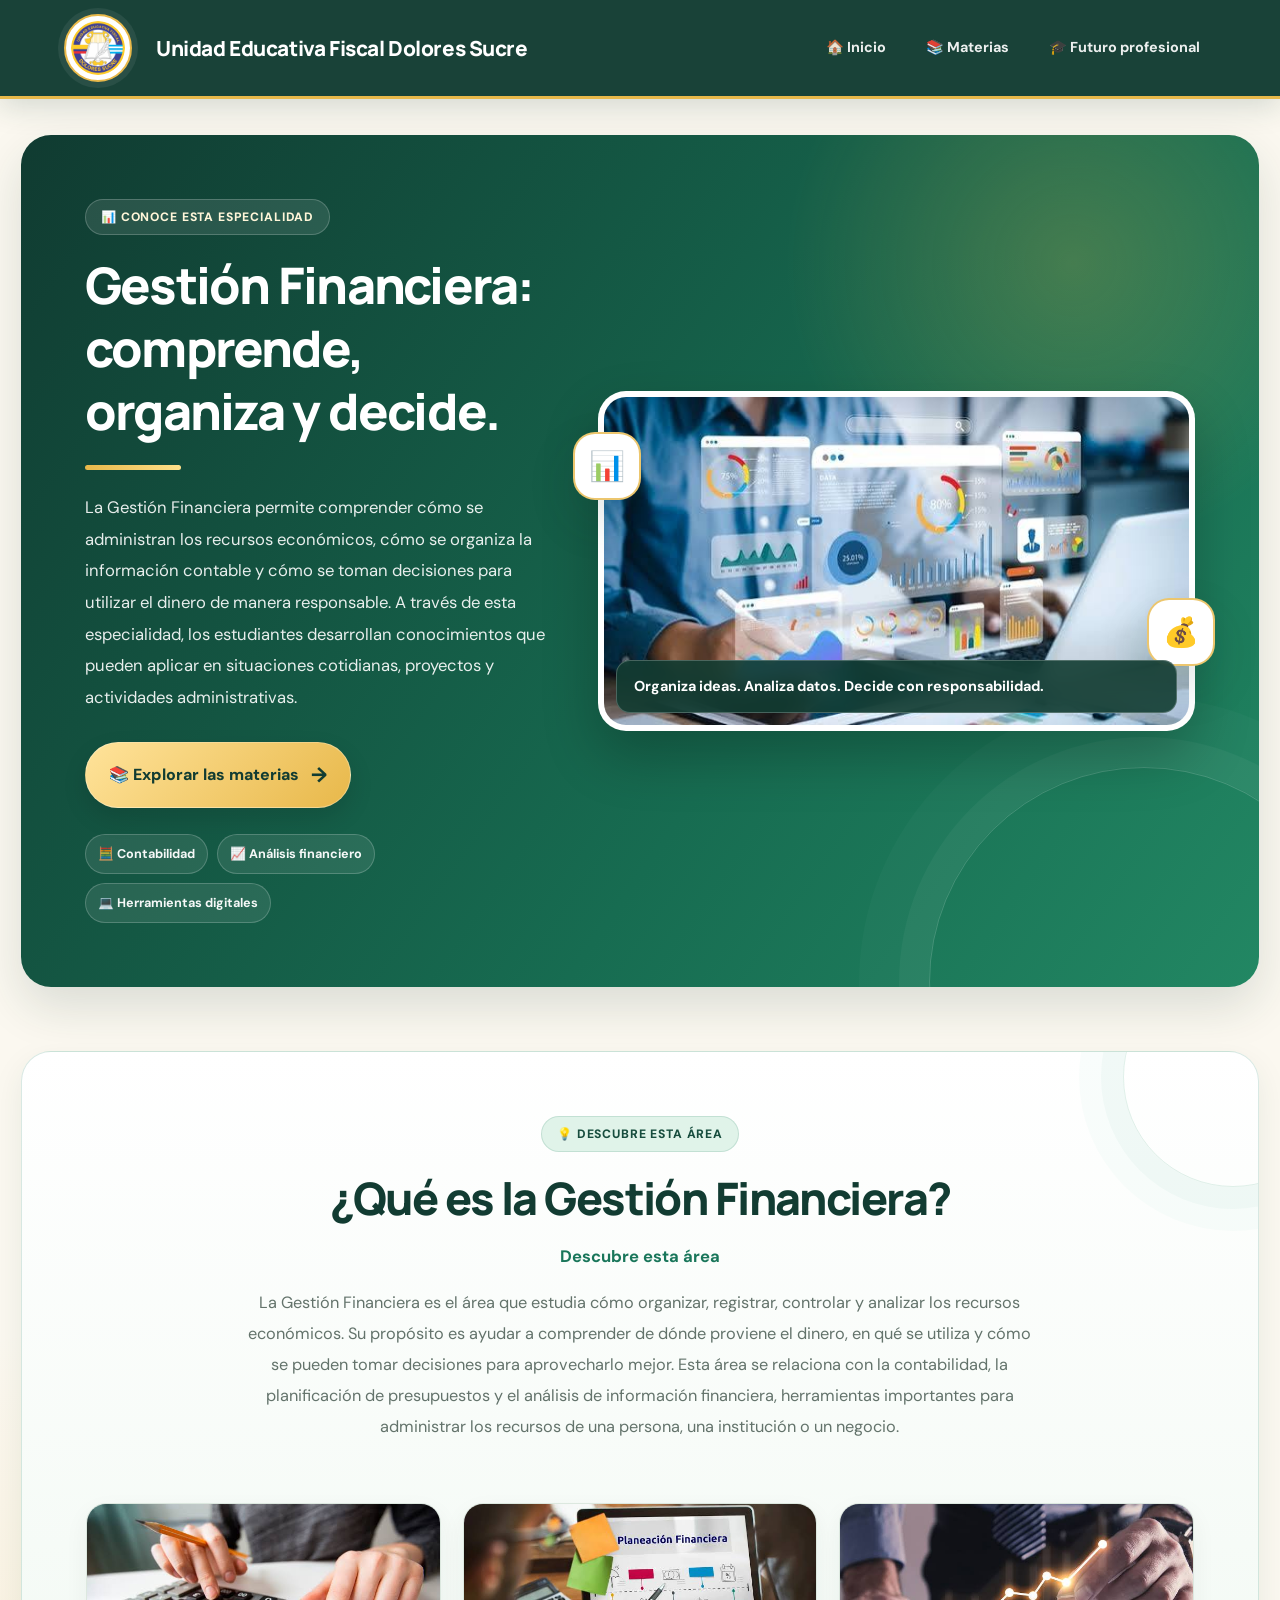
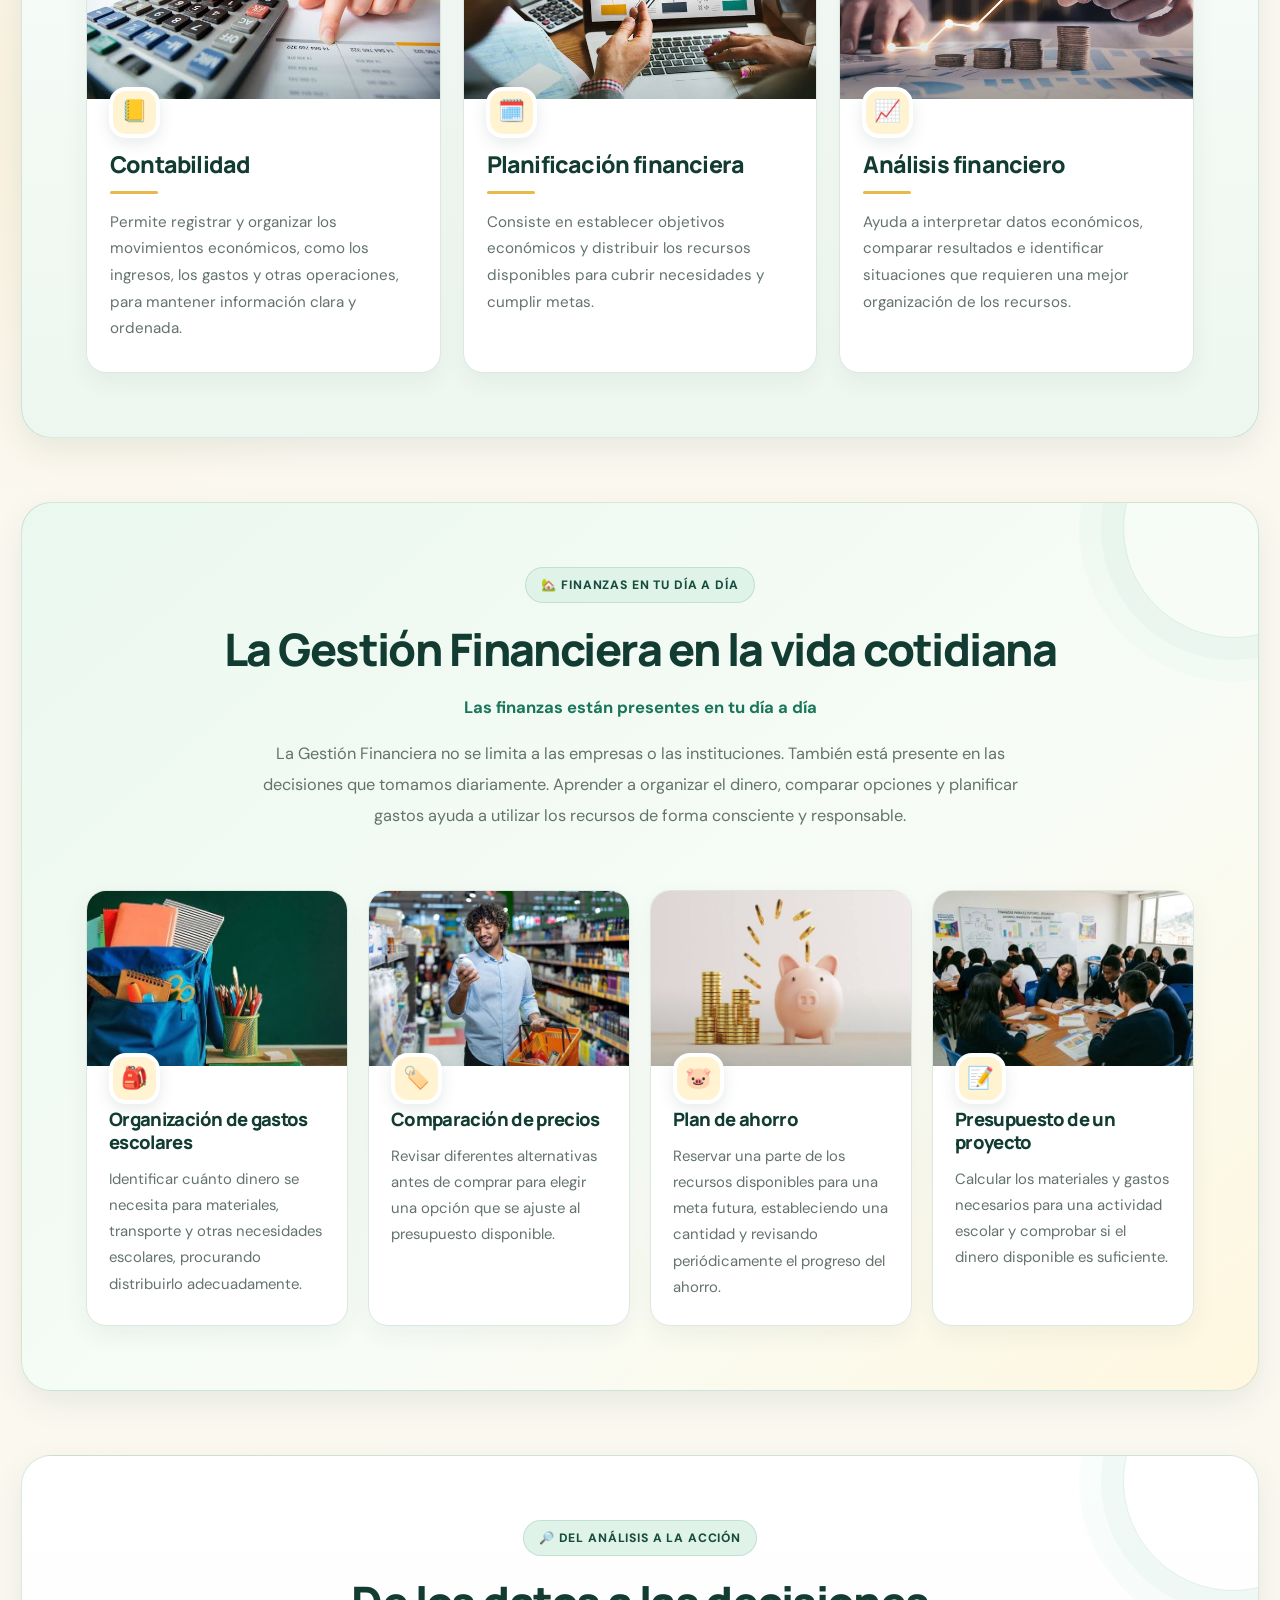
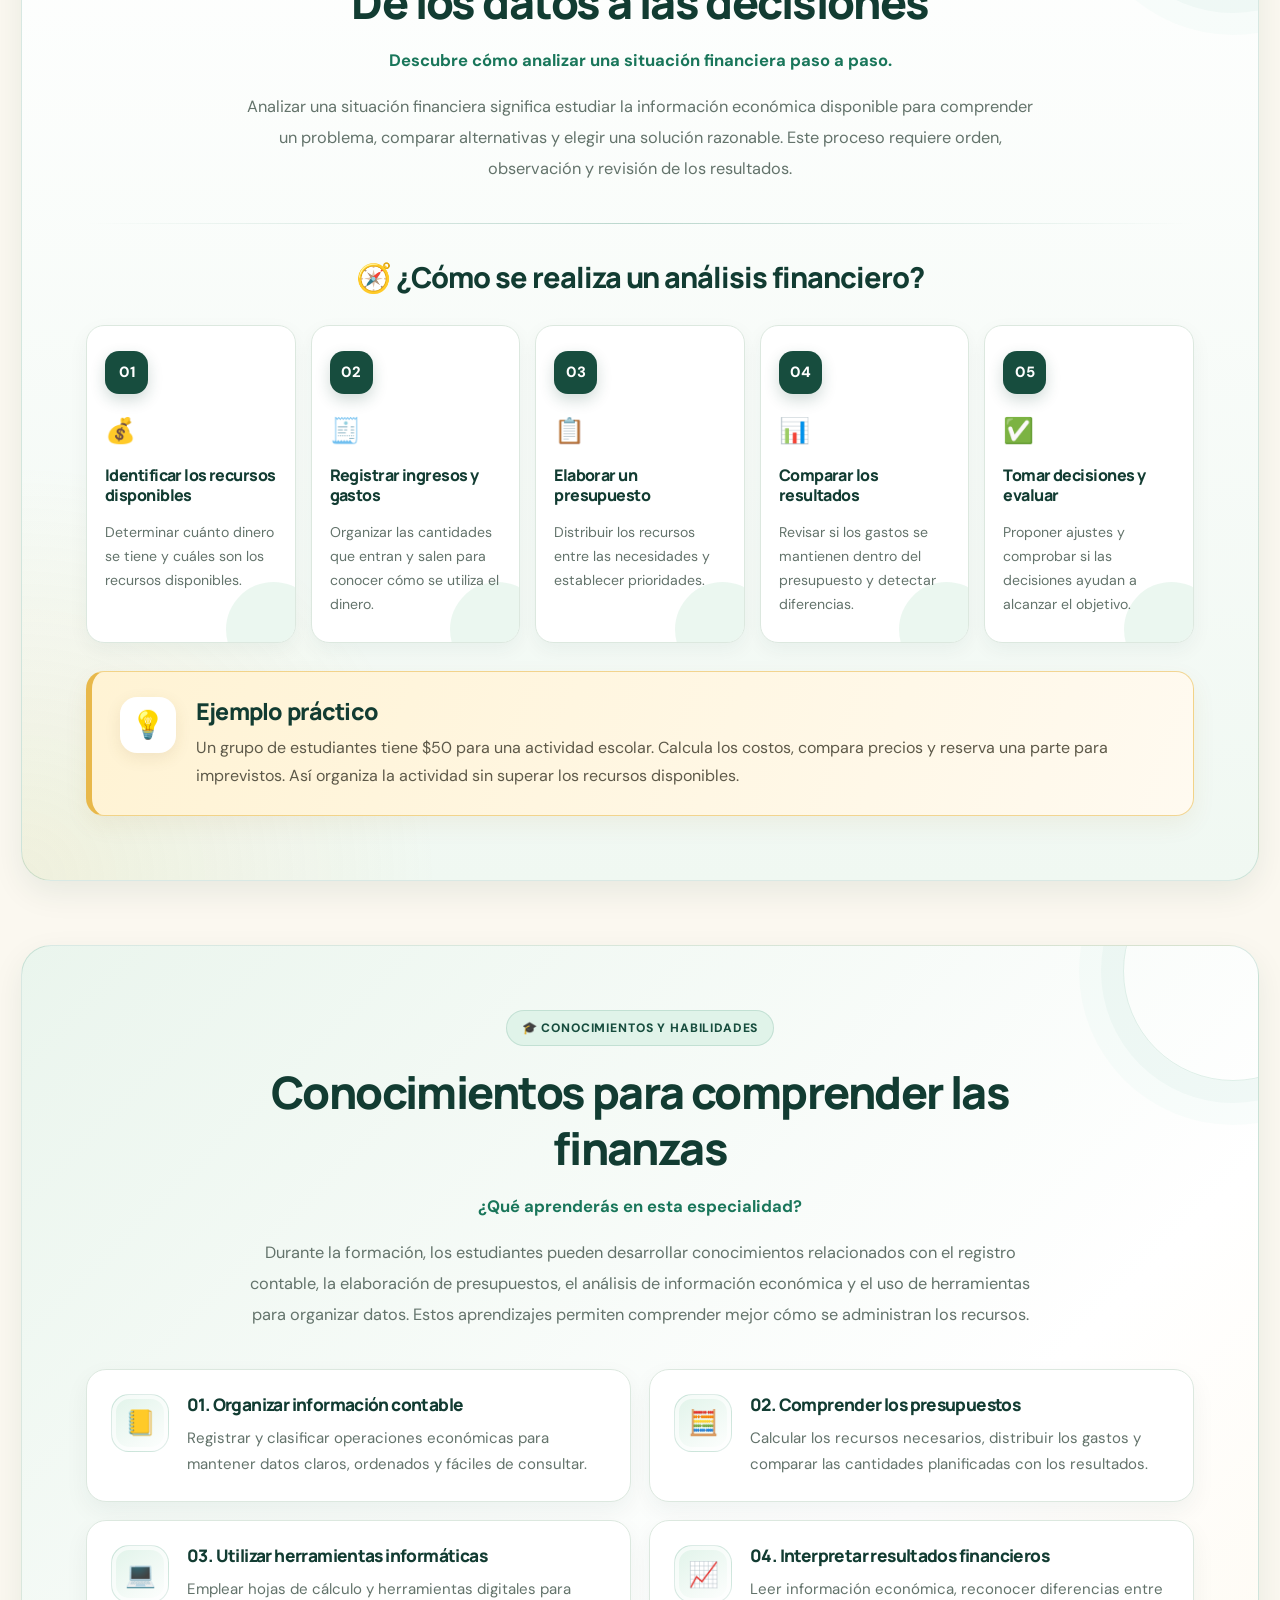
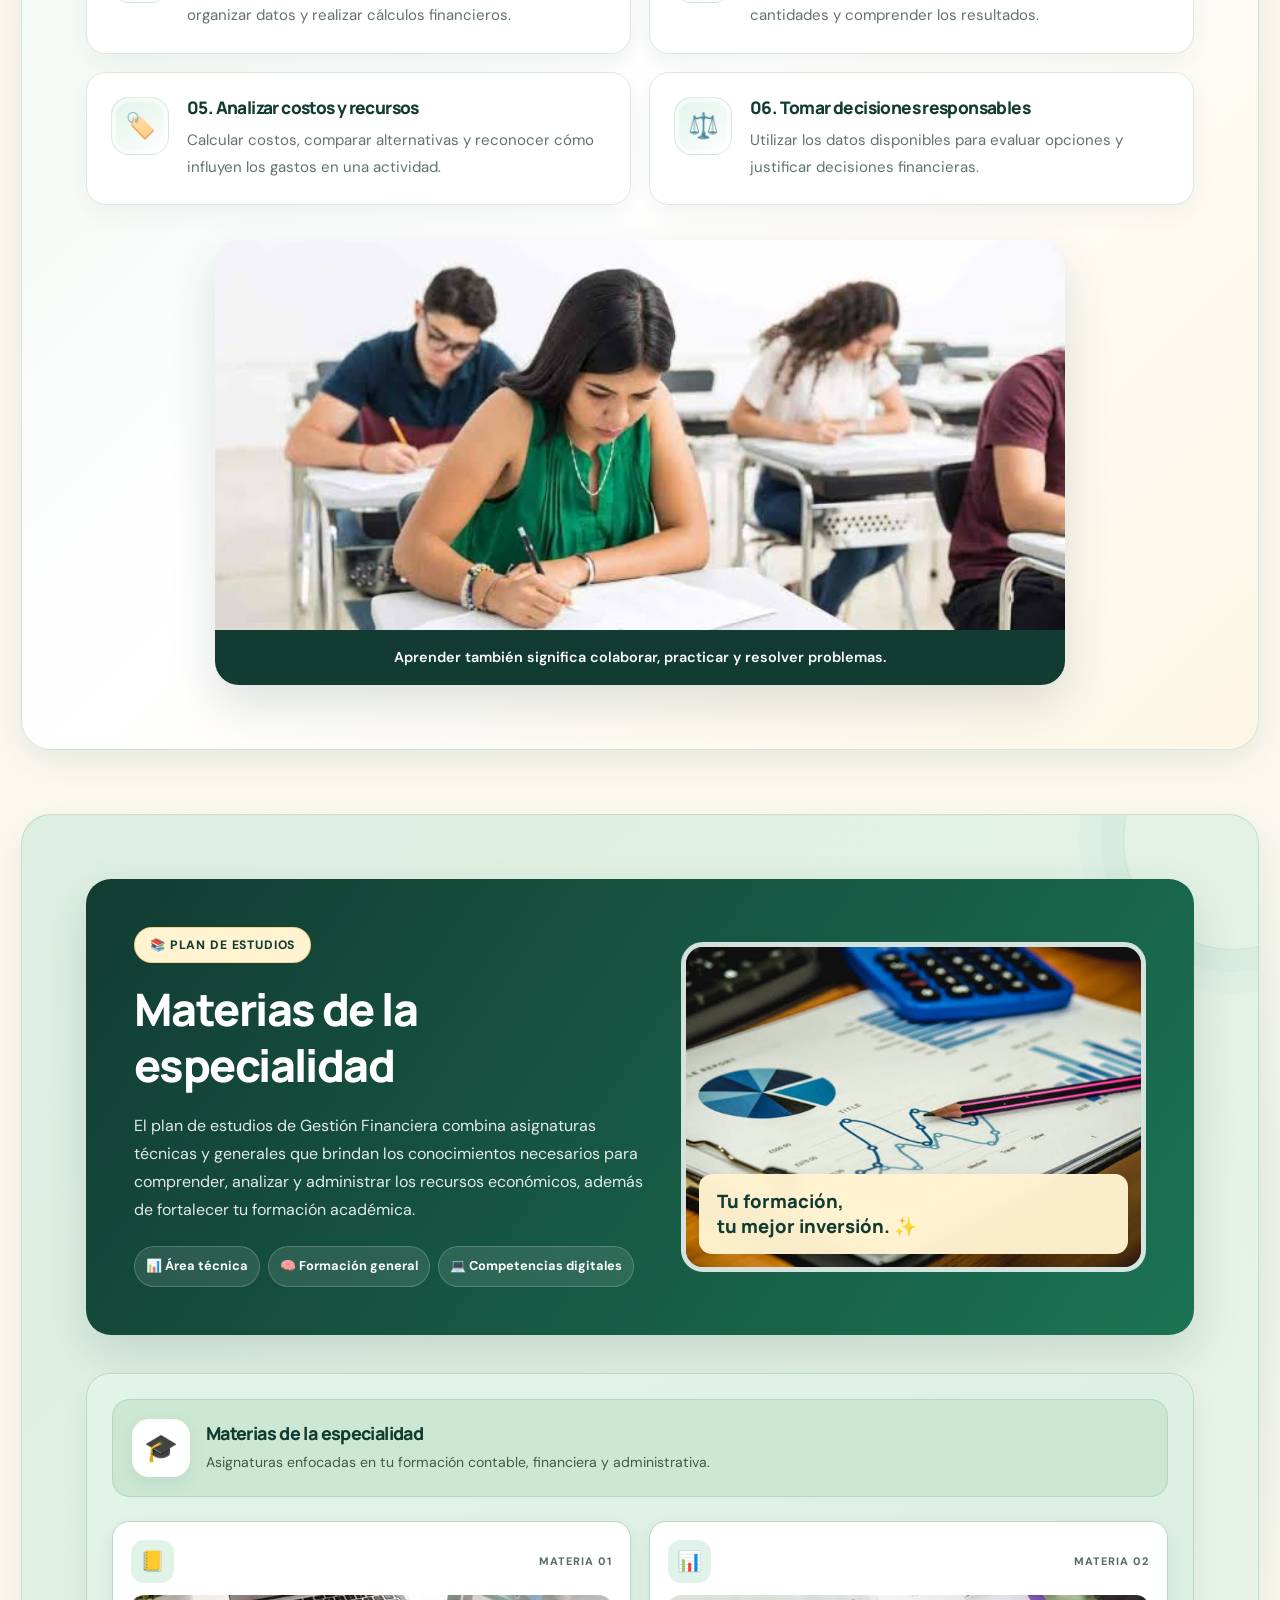
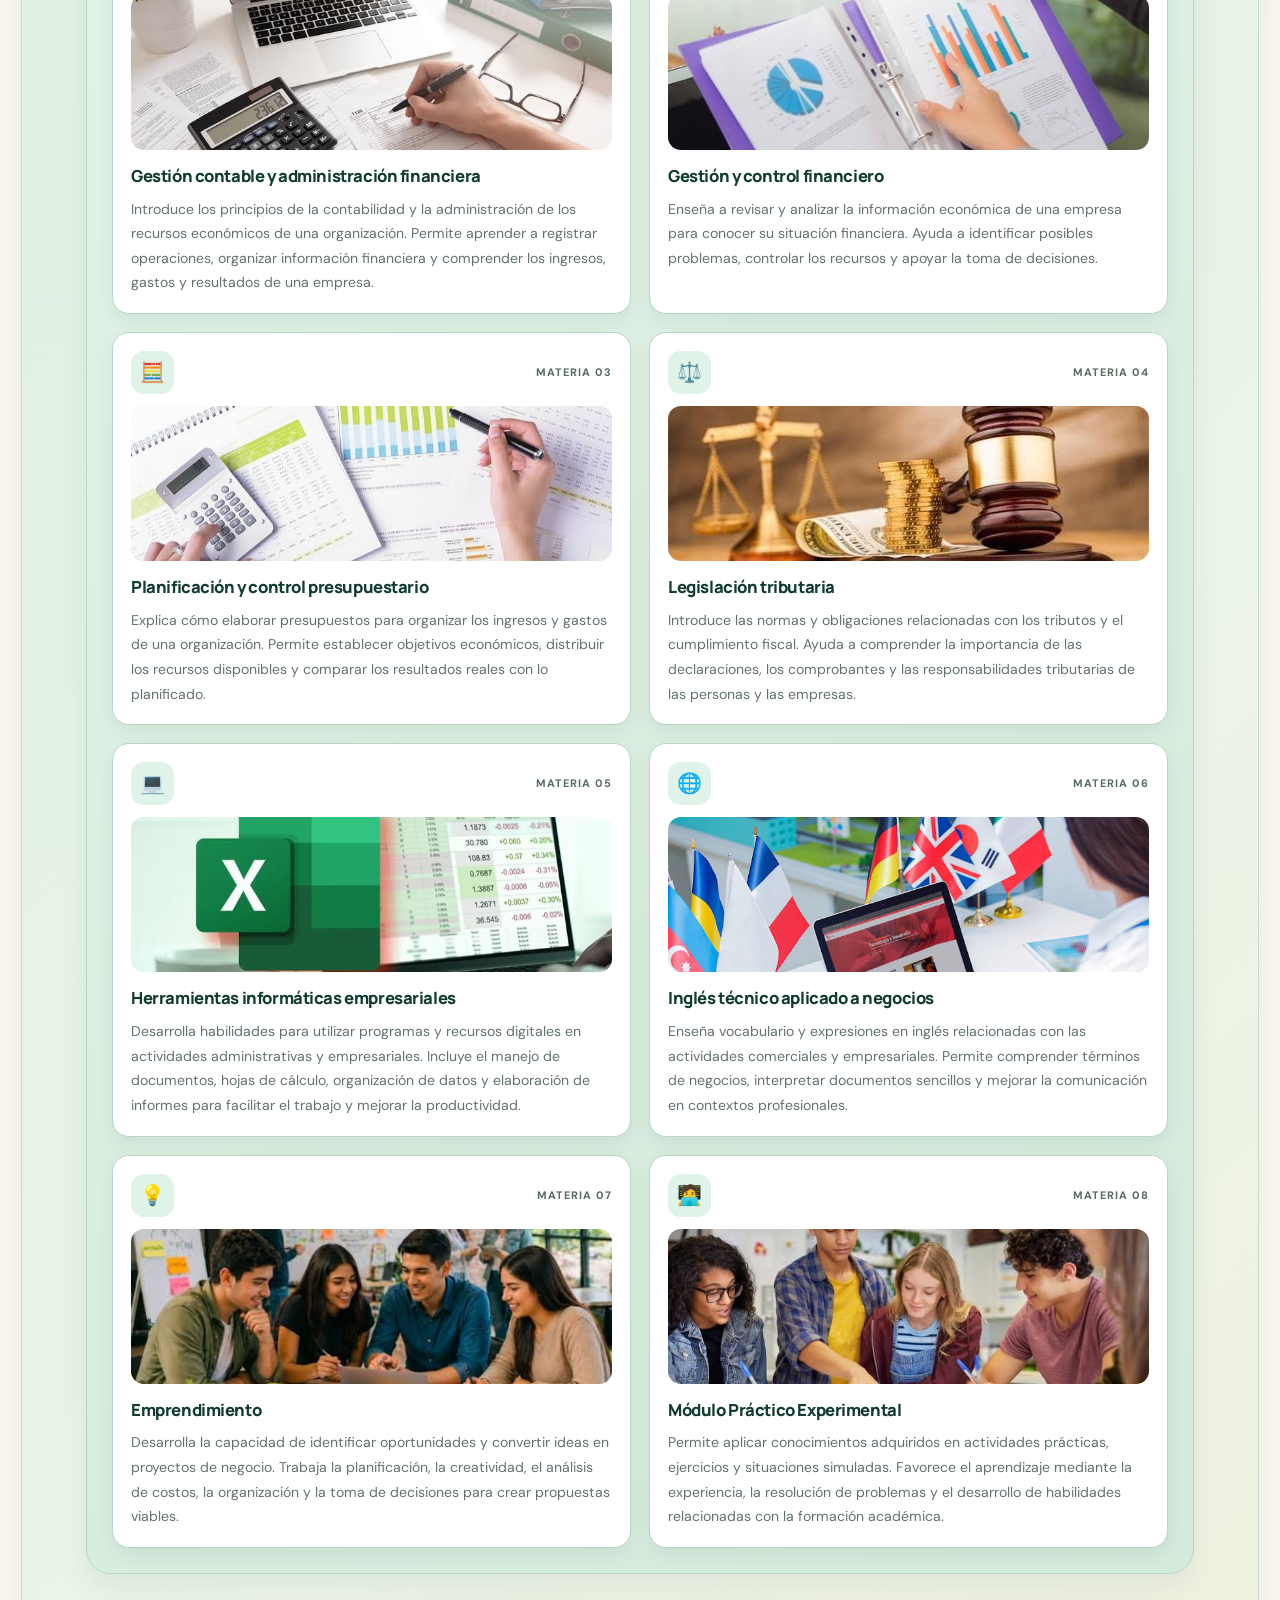
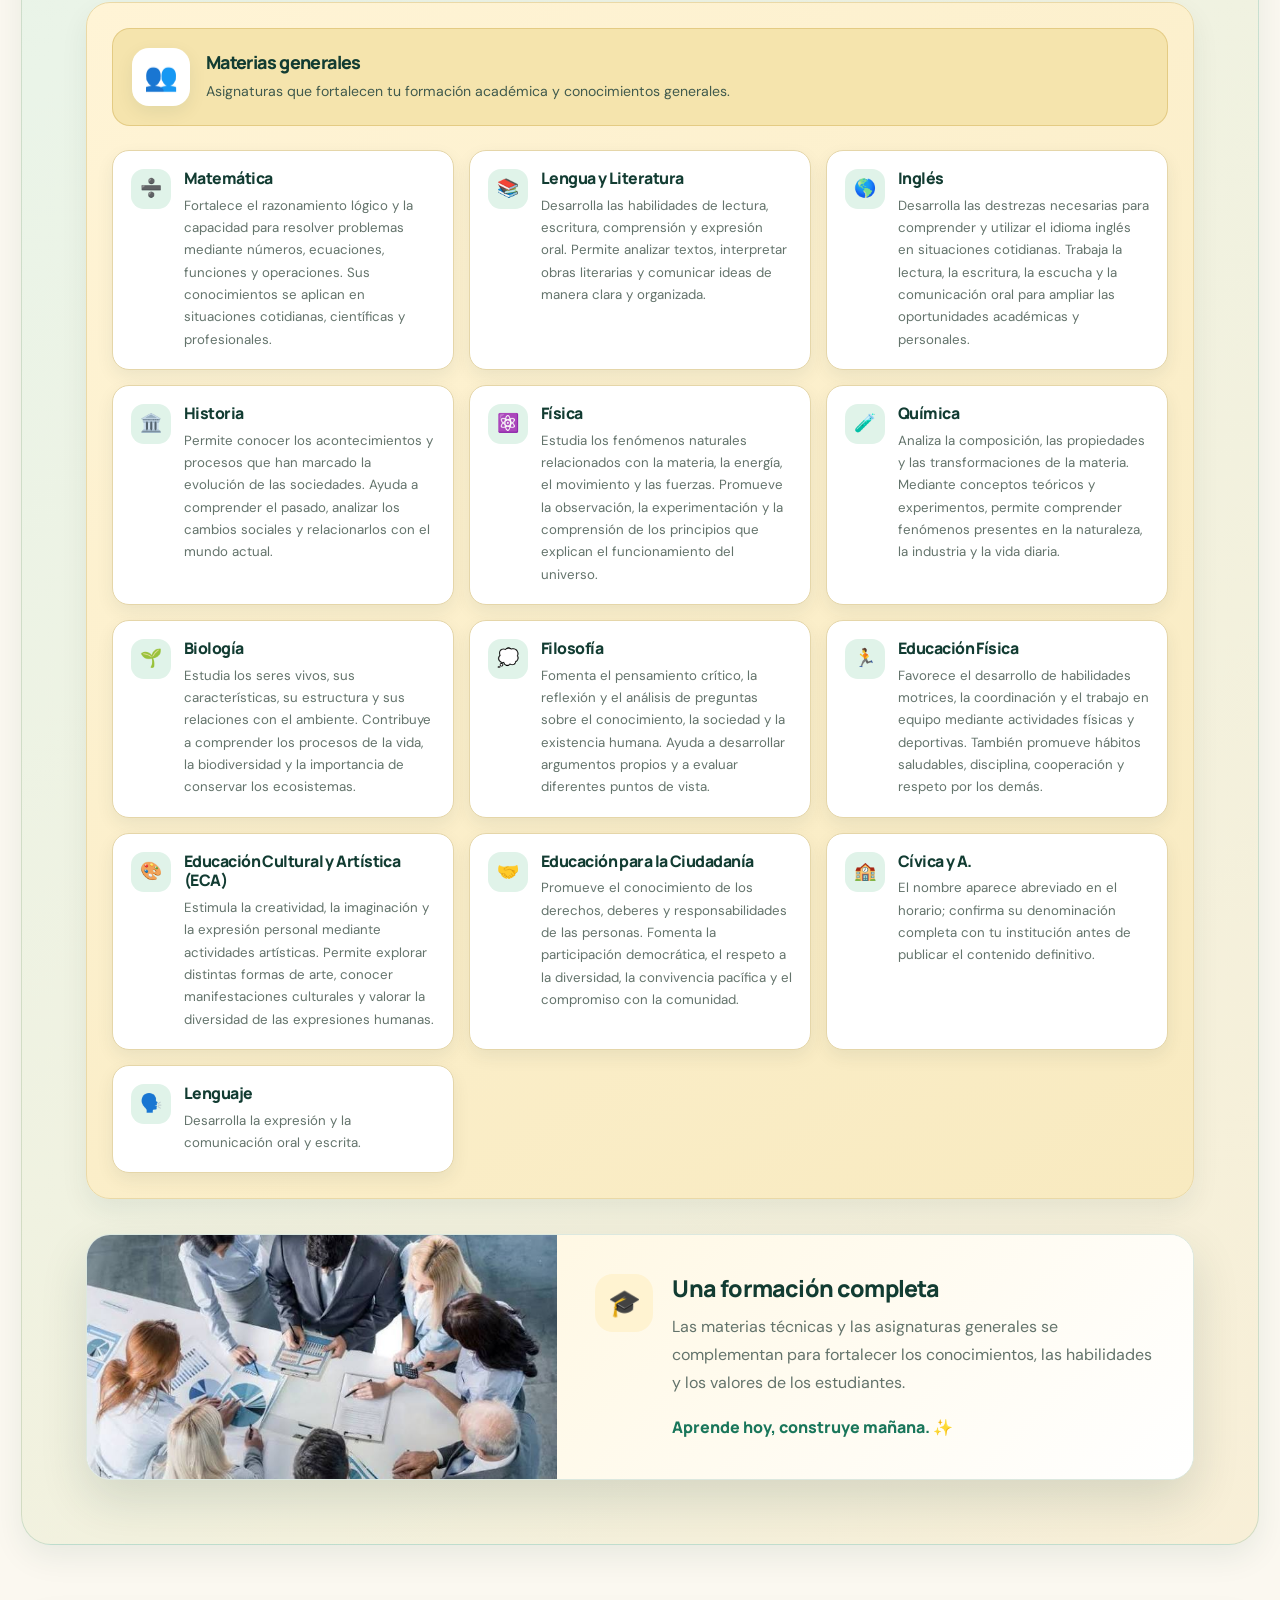
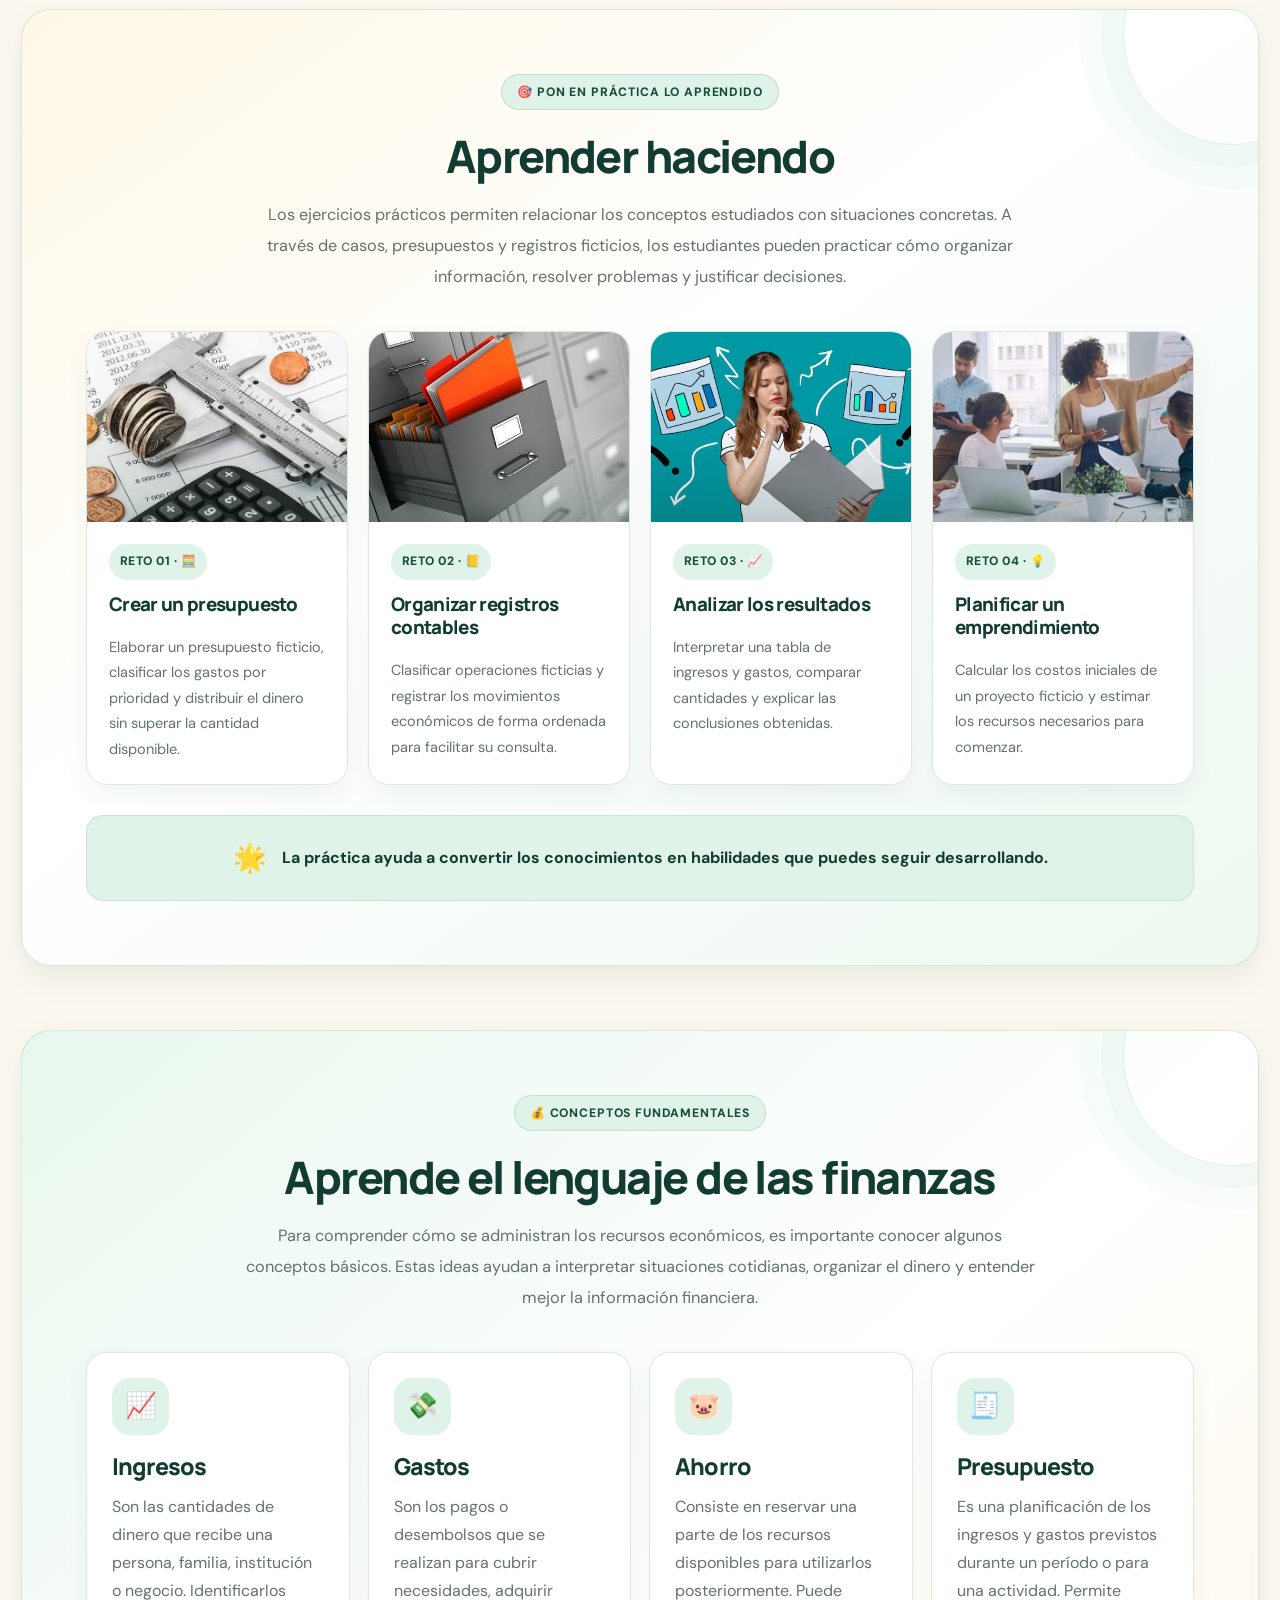
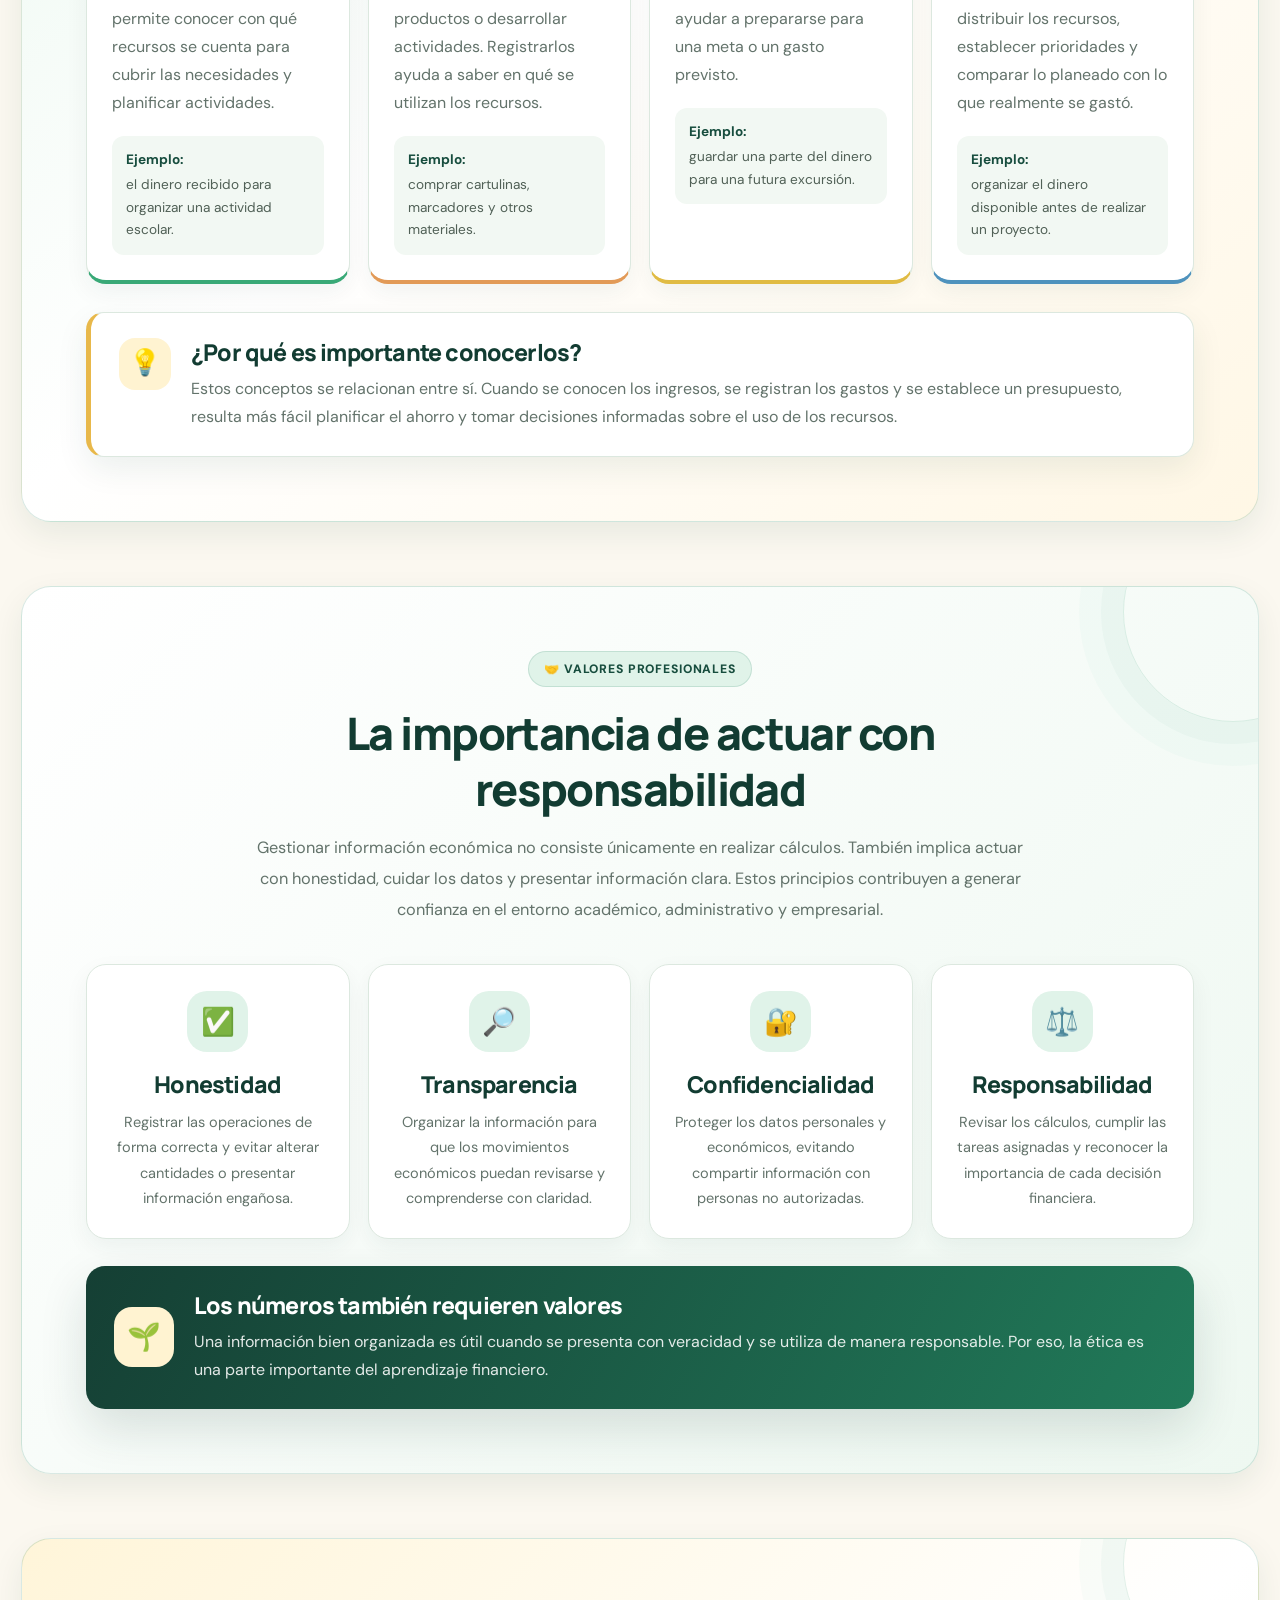
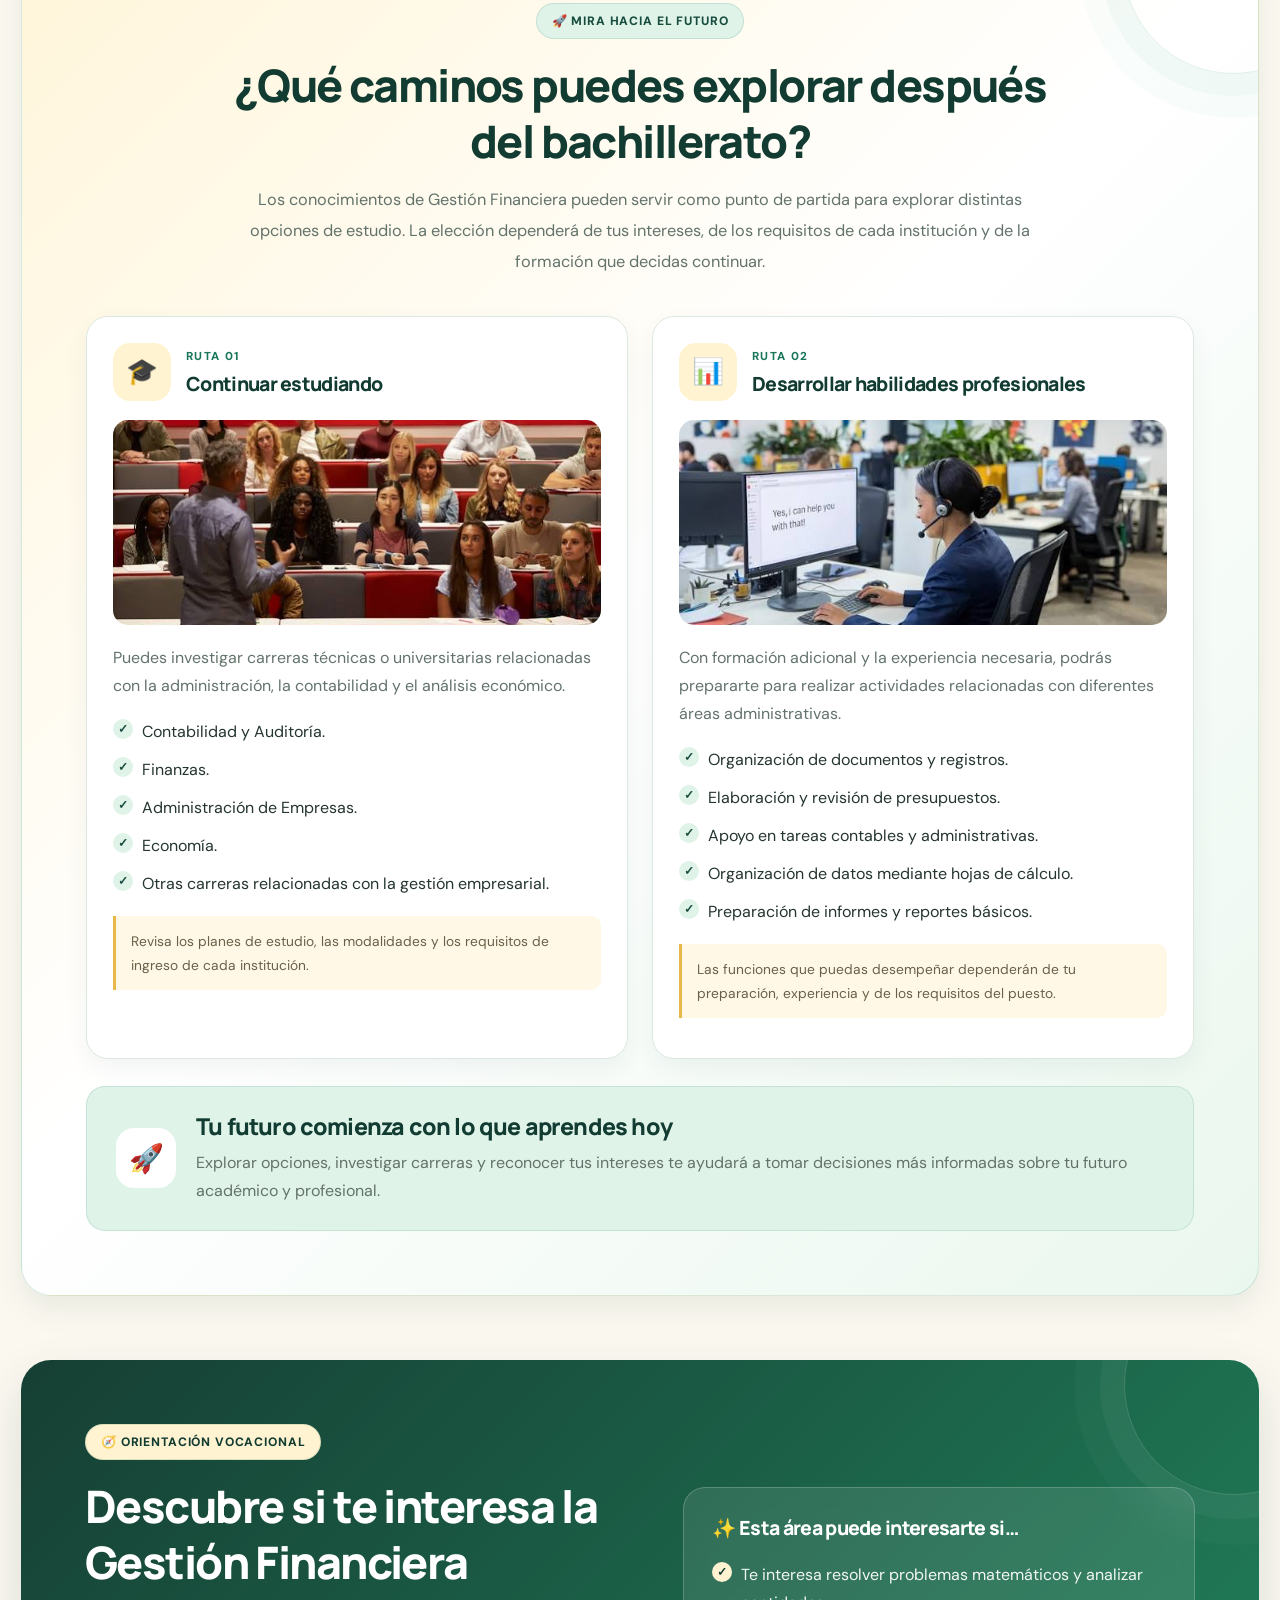
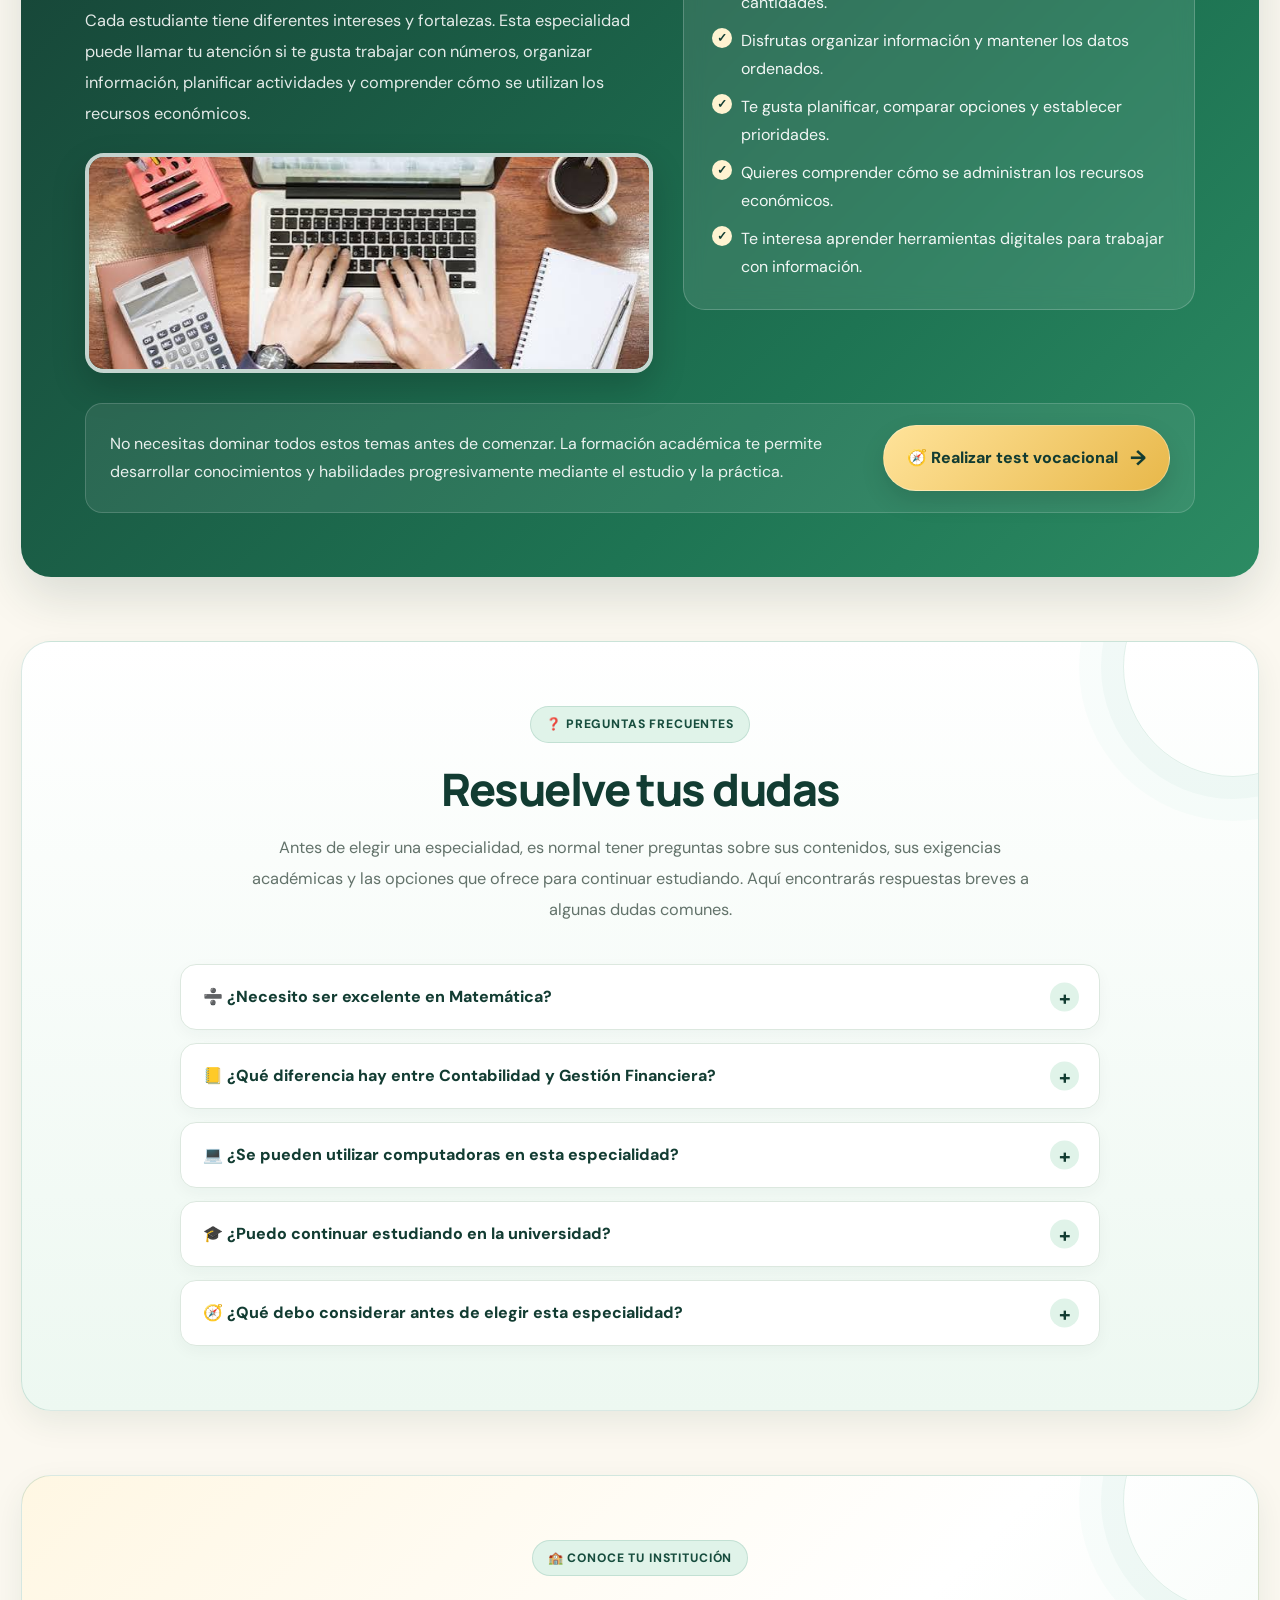
<file: gestion-financiera.html>
<!DOCTYPE html>
<html lang="es">
<head>
    <meta charset="UTF-8">
    <meta name="viewport" content="width=device-width, initial-scale=1.0">
    <meta name="description" content="Conoce la especialidad de Gestión Financiera de la Unidad Educativa Fiscal Dolores Sucre, sus materias, aprendizajes y opciones académicas.">
    <meta name="theme-color" content="#173f35">
    <title>Gestión Financiera | Unidad Educativa Fiscal Dolores Sucre</title>
    <link rel="stylesheet" href="gestion-financiera.css">
</head>

<body class="pagina-gestion-financiera">

    <a class="salto-contenido" href="#contenido-principal">
        Saltar al contenido principal
    </a>

    <!-- ENCABEZADO Y NAVEGACIÓN -->
    <header class="encabezado-sitio encabezado-gestion">

        <div class="logo logo-institucional">
            <img
                src="logo-dolores-sucre.png"
                alt="Logo de la Unidad Educativa Fiscal Dolores Sucre"
                class="logo-imagen"
            >
        </div>

        <h2 class="titulo-colegio titulo-institucion">
            Unidad Educativa Fiscal Dolores Sucre
        </h2>

        <nav class="navegacion-principal" aria-label="Navegación principal">
            <ul class="lista-navegacion">
                <li class="elemento-navegacion">
                    <a href="index.html" class="link enlace-inicio">🏠 Inicio</a>
                </li>
                <li class="elemento-navegacion">
                    <a href="#materias" class="link enlace-materias">📚 Materias</a>
                </li>
                <li class="elemento-navegacion">
                    <a href="#rutas-profesionales" class="link enlace-futuro">🎓 Futuro profesional</a>
                </li>
            </ul>
        </nav>

    </header>


    <main id="contenido-principal" class="contenido-principal contenido-gestion">

        <!-- PORTADA PRINCIPAL -->
        <section
            class="portada-principal seccion-portada seccion-animada"
            aria-labelledby="titulo-portada-gestion"
        >

            <div class="contenido-portada contenido-portada-texto">

                <span class="etiqueta-portada">
                    📊 CONOCE ESTA ESPECIALIDAD
                </span>

                <h1 class="titulo-portada" id="titulo-portada-gestion">
                    Gestión Financiera: comprende, organiza y decide.
                </h1>

                <p class="parrafo-portada">
                    La Gestión Financiera permite comprender cómo se administran los recursos económicos,
                    cómo se organiza la información contable y cómo se toman decisiones para utilizar el
                    dinero de manera responsable. A través de esta especialidad, los estudiantes desarrollan
                    conocimientos que pueden aplicar en situaciones cotidianas, proyectos y actividades
                    administrativas.
                </p>

                <a href="#materias" class="boton-principal boton-explorar-materias">
                    📚 Explorar las materias
                    <span aria-hidden="true">→</span>
                </a>

                <div class="resumen-portada resumen-habilidades"
                    aria-label="Temas principales de la especialidad">

                    <span class="etiqueta-habilidad">🧮 Contabilidad</span>
                    <span class="etiqueta-habilidad">📈 Análisis financiero</span>
                    <span class="etiqueta-habilidad">💻 Herramientas digitales</span>

                </div>

            </div>

            <div class="imagen-portada portada-visual">

                <img
                    src="portada-gestion-financiera.jpg"
                    alt="Estudiantes o profesionales trabajando con información financiera y una computadora"
                    class="img-gestion-portada imagen-destacada"
                    fetchpriority="high"
                >

                <div class="decoracion-portada decoracion-grafico" aria-hidden="true">
                    📊
                </div>

                <div class="decoracion-portada decoracion-moneda" aria-hidden="true">
                    💰
                </div>

                <div class="leyenda-imagen-portada">
                    Organiza ideas. Analiza datos. Decide con responsabilidad.
                </div>

            </div>

        </section>


        <!-- ¿QUÉ ES LA GESTIÓN FINANCIERA? -->
        <section
            class="concepto-gestion-financiera seccion-concepto seccion-animada"
            aria-labelledby="titulo-concepto"
        >

            <div class="contenido-conocer encabezado-seccion">

                <span class="etiqueta-seccion">
                    💡 DESCUBRE ESTA ÁREA
                </span>

                <h2 id="titulo-concepto">
                    ¿Qué es la Gestión Financiera?
                </h2>

                <span class="subtitulo-seccion">
                    Descubre esta área
                </span>

                <p class="parrafo-conocer texto-introductorio">
                    La Gestión Financiera es el área que estudia cómo organizar, registrar,
                    controlar y analizar los recursos económicos. Su propósito es ayudar a
                    comprender de dónde proviene el dinero, en qué se utiliza y cómo se pueden
                    tomar decisiones para aprovecharlo mejor.

                    Esta área se relaciona con la contabilidad, la planificación de presupuestos
                    y el análisis de información financiera, herramientas importantes para administrar
                    los recursos de una persona, una institución o un negocio.
                </p>

            </div>

            <article class="tarjetas-conocer tarjeta-contabilidad">

                <div class="imagen-tarjeta-conocer">
                    <img
                        src="contabilidad.jpg"
                        alt="Libro contable, registros y calculadora"
                        loading="lazy"
                    >
                </div>

                <span class="emoji-tarjeta" aria-hidden="true">📒</span>

                <h3>Contabilidad</h3>

                <hr class="separador-tarjeta">

                <p>
                    Permite registrar y organizar los movimientos económicos, como los ingresos,
                    los gastos y otras operaciones, para mantener información clara y ordenada.
                </p>

            </article>

            <article class="tarjetas-conocer tarjeta-planificacion">

                <div class="imagen-tarjeta-conocer">
                    <img
                        src="planificacion-financiera-conocer.jpg"
                        alt="Planificación financiera con notas, calendario y calculadora"
                        loading="lazy"
                    >
                </div>

                <span class="emoji-tarjeta" aria-hidden="true">🗓️</span>

                <h3>Planificación financiera</h3>

                <hr class="separador-tarjeta">

                <p>
                    Consiste en establecer objetivos económicos y distribuir los recursos
                    disponibles para cubrir necesidades y cumplir metas.
                </p>

            </article>

            <article class="tarjetas-conocer tarjeta-analisis">

                <div class="imagen-tarjeta-conocer">
                    <img
                        src="analisis-financiero.jpg"
                        alt="Gráficos y datos utilizados para analizar resultados financieros"
                        loading="lazy"
                    >
                </div>

                <span class="emoji-tarjeta" aria-hidden="true">📈</span>

                <h3>Análisis financiero</h3>

                <hr class="separador-tarjeta">

                <p>
                    Ayuda a interpretar datos económicos, comparar resultados e identificar
                    situaciones que requieren una mejor organización de los recursos.
                </p>

            </article>

        </section>


        <!-- GESTIÓN FINANCIERA EN LA VIDA COTIDIANA -->
        <section
            class="vida-cotidiana seccion-vida-cotidiana seccion-animada"
            aria-labelledby="titulo-vida-cotidiana"
        >

            <div class="contenido-vida-cotidiana encabezado-seccion">

                <span class="etiqueta-seccion">
                    🏡 FINANZAS EN TU DÍA A DÍA
                </span>

                <h2 id="titulo-vida-cotidiana">
                    La Gestión Financiera en la vida cotidiana
                </h2>

                <span class="subtitulo-seccion">
                    Las finanzas están presentes en tu día a día
                </span>

                <p class="parrafo-vida-cotidiana texto-introductorio">
                    La Gestión Financiera no se limita a las empresas o las instituciones.
                    También está presente en las decisiones que tomamos diariamente.
                    Aprender a organizar el dinero, comparar opciones y planificar gastos ayuda
                    a utilizar los recursos de forma consciente y responsable.
                </p>

            </div>

            <article class="organizacion tarjeta-cotidiana tarjeta-cotidiana-organizacion">

                <div class="imagen-cotidiana">
                    <img
                        src="organizacion-gastos-escolares.jpg"
                        alt="Materiales escolares y dinero organizados para planificar gastos"
                        loading="lazy"
                    >
                </div>

                <span class="emoji-tarjeta" aria-hidden="true">🎒</span>

                <h3>Organización de gastos escolares</h3>

                <p>
                    Identificar cuánto dinero se necesita para materiales, transporte y otras
                    necesidades escolares, procurando distribuirlo adecuadamente.
                </p>

            </article>

            <article class="comparacion-precios tarjeta-cotidiana tarjeta-cotidiana-precios">

                <div class="imagen-cotidiana">
                    <img
                        src="comparacion-de-precios.jpg"
                        alt="Persona comparando precios antes de hacer una compra"
                        loading="lazy"
                    >
                </div>

                <span class="emoji-tarjeta" aria-hidden="true">🏷️</span>

                <h3>Comparación de precios</h3>

                <p>
                    Revisar diferentes alternativas antes de comprar para elegir una opción
                    que se ajuste al presupuesto disponible.
                </p>

            </article>

            <article class="plan-ahorro tarjeta-cotidiana tarjeta-cotidiana-ahorro">

                <div class="imagen-cotidiana">
                    <img
                        src="plan-de-ahorro.jpg"
                        alt="Alcancía y monedas para representar una meta de ahorro"
                        loading="lazy"
                    >
                </div>

                <span class="emoji-tarjeta" aria-hidden="true">🐷</span>

                <h3>Plan de ahorro</h3>

                <p>
                    Reservar una parte de los recursos disponibles para una meta futura,
                    estableciendo una cantidad y revisando periódicamente el progreso del ahorro.
                </p>

            </article>

            <article class="presupuesto-proyecto tarjeta-cotidiana tarjeta-cotidiana-presupuesto">

                <div class="imagen-cotidiana">
                    <img
                        src="presupuesto-de-un-proyecto.jpg"
                        alt="Estudiantes planificando los materiales y gastos de un proyecto"
                        loading="lazy"
                    >
                </div>

                <span class="emoji-tarjeta" aria-hidden="true">📝</span>

                <h3>Presupuesto de un proyecto</h3>

                <p>
                    Calcular los materiales y gastos necesarios para una actividad escolar
                    y comprobar si el dinero disponible es suficiente.
                </p>

            </article>

        </section>


        <!-- ANÁLISIS FINANCIERO -->
        <section
            class="situacion-financiera seccion-analisis seccion-animada"
            aria-labelledby="titulo-analisis-financiero"
        >

            <div class="contenido-analizar encabezado-seccion">

                <span class="etiqueta-seccion">
                    🔎 DEL ANÁLISIS A LA ACCIÓN
                </span>

                <h2 id="titulo-analisis-financiero">
                    De los datos a las decisiones
                </h2>

                <span class="subtitulo-seccion">
                    Descubre cómo analizar una situación financiera paso a paso.
                </span>

                <p class="parrafo-analizar texto-introductorio">
                    Analizar una situación financiera significa estudiar la información
                    económica disponible para comprender un problema, comparar alternativas
                    y elegir una solución razonable. Este proceso requiere orden, observación
                    y revisión de los resultados.
                </p>

            </div>

            <hr class="separador-seccion">

            <h4 class="titulo-pasos">
                🧭 ¿Cómo se realiza un análisis financiero?
            </h4>

            <div class="pasos-financieros rejilla-pasos">

                <article class="paso-financiero paso-financiero-01">
                    <span class="numero-paso">01</span>
                    <span class="emoji-paso" aria-hidden="true">💰</span>
                    <h3>Identificar los recursos disponibles</h3>
                    <p>
                        Determinar cuánto dinero se tiene y cuáles son los recursos disponibles.
                    </p>
                </article>

                <article class="paso-financiero paso-financiero-02">
                    <span class="numero-paso">02</span>
                    <span class="emoji-paso" aria-hidden="true">🧾</span>
                    <h3>Registrar ingresos y gastos</h3>
                    <p>
                        Organizar las cantidades que entran y salen para conocer cómo se utiliza el dinero.
                    </p>
                </article>

                <article class="paso-financiero paso-financiero-03">
                    <span class="numero-paso">03</span>
                    <span class="emoji-paso" aria-hidden="true">📋</span>
                    <h3>Elaborar un presupuesto</h3>
                    <p>
                        Distribuir los recursos entre las necesidades y establecer prioridades.
                    </p>
                </article>

                <article class="paso-financiero paso-financiero-04">
                    <span class="numero-paso">04</span>
                    <span class="emoji-paso" aria-hidden="true">📊</span>
                    <h3>Comparar los resultados</h3>
                    <p>
                        Revisar si los gastos se mantienen dentro del presupuesto y detectar diferencias.
                    </p>
                </article>

                <article class="paso-financiero paso-financiero-05">
                    <span class="numero-paso">05</span>
                    <span class="emoji-paso" aria-hidden="true">✅</span>
                    <h3>Tomar decisiones y evaluar</h3>
                    <p>
                        Proponer ajustes y comprobar si las decisiones ayudan a alcanzar el objetivo.
                    </p>
                </article>

            </div>

            <div class="ejemplo-financiero ejemplo-destacado">

                <div class="icono-ejemplo" aria-hidden="true">💡</div>

                <div class="contenido-ejemplo">
                    <h3>Ejemplo práctico</h3>

                    <p>
                        Un grupo de estudiantes tiene $50 para una actividad escolar.
                        Calcula los costos, compara precios y reserva una parte para imprevistos.
                        Así organiza la actividad sin superar los recursos disponibles.
                    </p>
                </div>

            </div>

        </section>


        <!-- APRENDIZAJES DE LA ESPECIALIDAD -->
        <section
            class="aprender-especialidad seccion-aprendizajes seccion-animada"
            id="conocer-especialidad"
            aria-labelledby="titulo-aprendizajes"
        >

            <div class="contenido-especialidad encabezado-seccion">

                <span class="etiqueta-seccion">
                    🎓 CONOCIMIENTOS Y HABILIDADES
                </span>

                <h2 class="titulo-aprender" id="titulo-aprendizajes">
                    Conocimientos para comprender las finanzas
                </h2>

                <span class="subtitulo-seccion">
                    ¿Qué aprenderás en esta especialidad?
                </span>

                <p class="parrafo-aprender texto-introductorio">
                    Durante la formación, los estudiantes pueden desarrollar conocimientos
                    relacionados con el registro contable, la elaboración de presupuestos,
                    el análisis de información económica y el uso de herramientas para organizar datos.
                    Estos aprendizajes permiten comprender mejor cómo se administran los recursos.
                </p>

            </div>

            <div class="rejilla-aprendizajes rejilla-habilidades">

                <article class="tarjeta-aprendizaje tarjeta-habilidad habilidad-contabilidad">
                    <span class="icono-aprendizaje">📒</span>
                    <div class="contenido-habilidad">
                        <h3>01. Organizar información contable</h3>
                        <p>
                            Registrar y clasificar operaciones económicas para mantener
                            datos claros, ordenados y fáciles de consultar.
                        </p>
                    </div>
                </article>

                <article class="tarjeta-aprendizaje tarjeta-habilidad habilidad-presupuesto">
                    <span class="icono-aprendizaje">🧮</span>
                    <div class="contenido-habilidad">
                        <h3>02. Comprender los presupuestos</h3>
                        <p>
                            Calcular los recursos necesarios, distribuir los gastos y
                            comparar las cantidades planificadas con los resultados.
                        </p>
                    </div>
                </article>

                <article class="tarjeta-aprendizaje tarjeta-habilidad habilidad-digital">
                    <span class="icono-aprendizaje">💻</span>
                    <div class="contenido-habilidad">
                        <h3>03. Utilizar herramientas informáticas</h3>
                        <p>
                            Emplear hojas de cálculo y herramientas digitales para organizar
                            datos y realizar cálculos financieros.
                        </p>
                    </div>
                </article>

                <article class="tarjeta-aprendizaje tarjeta-habilidad habilidad-resultados">
                    <span class="icono-aprendizaje">📈</span>
                    <div class="contenido-habilidad">
                        <h3>04. Interpretar resultados financieros</h3>
                        <p>
                            Leer información económica, reconocer diferencias entre cantidades
                            y comprender los resultados.
                        </p>
                    </div>
                </article>

                <article class="tarjeta-aprendizaje tarjeta-habilidad habilidad-costos">
                    <span class="icono-aprendizaje">🏷️</span>
                    <div class="contenido-habilidad">
                        <h3>05. Analizar costos y recursos</h3>
                        <p>
                            Calcular costos, comparar alternativas y reconocer cómo influyen
                            los gastos en una actividad.
                        </p>
                    </div>
                </article>

                <article class="tarjeta-aprendizaje tarjeta-habilidad habilidad-decisiones">
                    <span class="icono-aprendizaje">⚖️</span>
                    <div class="contenido-habilidad">
                        <h3>06. Tomar decisiones responsables</h3>
                        <p>
                            Utilizar los datos disponibles para evaluar opciones y justificar
                            decisiones financieras.
                        </p>
                    </div>
                </article>

            </div>

            <div class="imagen-aprendizajes imagen-apoyo-seccion">
                <img
                    src="estudiantes-aprendiendo-finanzas.jpg"
                    alt="Estudiantes colaborando en una actividad de análisis financiero"
                    loading="lazy"
                >
                <p class="pie-imagen">
                    Aprender también significa colaborar, practicar y resolver problemas.
                </p>
            </div>

        </section>


        <!-- MATERIAS DE LA ESPECIALIDAD -->
        <section
            class="seccion-materias seccion-plan-estudios seccion-animada"
            id="materias"
            aria-labelledby="titulo-materias"
        >

            <div class="portada-materias cabecera-plan-estudios">

                <div class="texto-portada-materias">

                    <span class="etiqueta-materias">
                        📚 PLAN DE ESTUDIOS
                    </span>

                    <h2 id="titulo-materias">
                        Materias de la especialidad
                    </h2>

                    <p>
                        El plan de estudios de Gestión Financiera combina asignaturas técnicas
                        y generales que brindan los conocimientos necesarios para comprender,
                        analizar y administrar los recursos económicos, además de fortalecer
                        tu formación académica.
                    </p>

                    <div class="datos-plan-estudios">
                        <span>📊 Área técnica</span>
                        <span>🧠 Formación general</span>
                        <span>💻 Competencias digitales</span>
                    </div>

                </div>

                <div class="imagen-portada-materias imagen-plan-estudios">

                    <img
                        src="imagenes-finanzas-estudio.jpg"
                        alt="Calculadora, documentos financieros y computadora sobre un escritorio"
                        loading="lazy"
                    >

                    <div class="frase-portada-materias">
                        <p>Tu formación,<br>tu mejor inversión. ✨</p>
                    </div>

                </div>

            </div>


            <div class="contenido-materias distribucion-materias">

                <!-- MATERIAS TÉCNICAS -->
                <div class="bloque-materias-tecnicas columna-tecnica">

                    <div class="titulo-bloque titulo-bloque-tecnico tecnico">

                        <div class="icono-titulo-materias">🎓</div>

                        <div>
                            <h3>Materias de la especialidad</h3>
                            <p>
                                Asignaturas enfocadas en tu formación contable,
                                financiera y administrativa.
                            </p>
                        </div>

                    </div>

                    <div class="rejilla-materias-tecnicas rejilla-materias">

                        <article class="tarjeta-materia tarjeta-materia-tecnica materia-contable">

                            <div class="cabecera-icono-materia">
                                <span class="icono-materia">📒</span>
                                <span class="numero-materia">MATERIA 01</span>
                            </div>

                            <div class="contenido-tarjeta-materia">
                                <img
                                    class="imagen-materia imagen-materia-tecnica"
                                    src="imagenes-materia-gestion-contable.jpg"
                                    alt="Documentos contables, calculadora y registros"
                                    loading="lazy"
                                >

                                <h4>Gestión contable y administración financiera</h4>

                                <p>
                                    Introduce los principios de la contabilidad y la administración
                                    de los recursos económicos de una organización. Permite aprender
                                    a registrar operaciones, organizar información financiera y
                                    comprender los ingresos, gastos y resultados de una empresa.
                                </p>
                            </div>

                        </article>

                        <article class="tarjeta-materia tarjeta-materia-tecnica materia-control-financiero">

                            <div class="cabecera-icono-materia">
                                <span class="icono-materia">📊</span>
                                <span class="numero-materia">MATERIA 02</span>
                            </div>

                            <div class="contenido-tarjeta-materia">
                                <img
                                    class="imagen-materia imagen-materia-tecnica"
                                    src="imagenes-materia-control-financiero.jpg"
                                    alt="Gráficos utilizados para revisar resultados financieros"
                                    loading="lazy"
                                >

                                <h4>Gestión y control financiero</h4>

                                <p>
                                    Enseña a revisar y analizar la información económica de una
                                    empresa para conocer su situación financiera. Ayuda a identificar
                                    posibles problemas, controlar los recursos y apoyar la toma de decisiones.
                                </p>
                            </div>

                        </article>

                        <article class="tarjeta-materia tarjeta-materia-tecnica materia-presupuestaria">

                            <div class="cabecera-icono-materia">
                                <span class="icono-materia">🧮</span>
                                <span class="numero-materia">MATERIA 03</span>
                            </div>

                            <div class="contenido-tarjeta-materia">
                                <img
                                    class="imagen-materia imagen-materia-tecnica"
                                    src="imagenes-materia-planificacion-presupuestaria.jpg"
                                    alt="Planificación de presupuesto con calculadora y anotaciones"
                                    loading="lazy"
                                >

                                <h4>Planificación y control presupuestario</h4>

                                <p>
                                    Explica cómo elaborar presupuestos para organizar los ingresos
                                    y gastos de una organización. Permite establecer objetivos
                                    económicos, distribuir los recursos disponibles y comparar
                                    los resultados reales con lo planificado.
                                </p>
                            </div>

                        </article>

                        <article class="tarjeta-materia tarjeta-materia-tecnica materia-tributaria">

                            <div class="cabecera-icono-materia">
                                <span class="icono-materia">⚖️</span>
                                <span class="numero-materia">MATERIA 04</span>
                            </div>

                            <div class="contenido-tarjeta-materia">
                                <img
                                    class="imagen-materia imagen-materia-tecnica"
                                    src="imagenes-materia-legislacion-tributaria.jpg"
                                    alt="Documentos y formularios tributarios sobre un escritorio"
                                    loading="lazy"
                                >

                                <h4>Legislación tributaria</h4>

                                <p>
                                    Introduce las normas y obligaciones relacionadas con los tributos
                                    y el cumplimiento fiscal. Ayuda a comprender la importancia de
                                    las declaraciones, los comprobantes y las responsabilidades
                                    tributarias de las personas y las empresas.
                                </p>
                            </div>

                        </article>

                        <article class="tarjeta-materia tarjeta-materia-tecnica materia-informatica">

                            <div class="cabecera-icono-materia">
                                <span class="icono-materia">💻</span>
                                <span class="numero-materia">MATERIA 05</span>
                            </div>

                            <div class="contenido-tarjeta-materia">
                                <img
                                    class="imagen-materia imagen-materia-tecnica"
                                    src="imagenes-materia-herramientas-informaticas.jpg"
                                    alt="Computadora con hoja de cálculo y gráficos empresariales"
                                    loading="lazy"
                                >

                                <h4>Herramientas informáticas empresariales</h4>

                                <p>
                                    Desarrolla habilidades para utilizar programas y recursos
                                    digitales en actividades administrativas y empresariales.
                                    Incluye el manejo de documentos, hojas de cálculo, organización
                                    de datos y elaboración de informes para facilitar el trabajo
                                    y mejorar la productividad.
                                </p>
                            </div>

                        </article>

                        <article class="tarjeta-materia tarjeta-materia-tecnica materia-ingles-negocios">

                            <div class="cabecera-icono-materia">
                                <span class="icono-materia">🌐</span>
                                <span class="numero-materia">MATERIA 06</span>
                            </div>

                            <div class="contenido-tarjeta-materia">
                                <img
                                    class="imagen-materia imagen-materia-tecnica"
                                    src="imagenes-materia-ingles-negocios.jpg"
                                    alt="Cuaderno de vocabulario inglés y materiales de oficina"
                                    loading="lazy"
                                >

                                <h4>Inglés técnico aplicado a negocios</h4>

                                <p>
                                    Enseña vocabulario y expresiones en inglés relacionadas con las
                                    actividades comerciales y empresariales. Permite comprender
                                    términos de negocios, interpretar documentos sencillos y mejorar
                                    la comunicación en contextos profesionales.
                                </p>
                            </div>

                        </article>

                        <article class="tarjeta-materia tarjeta-materia-tecnica materia-emprendimiento">

                            <div class="cabecera-icono-materia">
                                <span class="icono-materia">💡</span>
                                <span class="numero-materia">MATERIA 07</span>
                            </div>

                            <div class="contenido-tarjeta-materia">
                                <img
                                    class="imagen-materia imagen-materia-tecnica"
                                    src="imagenes-materia-emprendimiento.jpg"
                                    alt="Estudiantes desarrollando una idea de emprendimiento"
                                    loading="lazy"
                                >

                                <h4>Emprendimiento</h4>

                                <p>
                                    Desarrolla la capacidad de identificar oportunidades y convertir
                                    ideas en proyectos de negocio. Trabaja la planificación, la creatividad,
                                    el análisis de costos, la organización y la toma de decisiones
                                    para crear propuestas viables.
                                </p>
                            </div>

                        </article>

                        <article class="tarjeta-materia tarjeta-materia-tecnica materia-practica">

                            <div class="cabecera-icono-materia">
                                <span class="icono-materia">🧑‍💻</span>
                                <span class="numero-materia">MATERIA 08</span>
                            </div>

                            <div class="contenido-tarjeta-materia">
                                <img
                                    class="imagen-materia imagen-materia-tecnica"
                                    src="imagenes-materia-practica-experimental.jpg"
                                    alt="Estudiantes aplicando conocimientos en una actividad práctica"
                                    loading="lazy"
                                >

                                <h4>Módulo Práctico Experimental</h4>

                                <p>
                                    Permite aplicar conocimientos adquiridos en actividades prácticas,
                                    ejercicios y situaciones simuladas. Favorece el aprendizaje mediante
                                    la experiencia, la resolución de problemas y el desarrollo de
                                    habilidades relacionadas con la formación académica.
                                </p>
                            </div>

                        </article>

                    </div>

                </div>


                <!-- MATERIAS GENERALES -->
                <aside class="bloque-materias-generales columna-general">

                    <div class="titulo-bloque titulo-bloque-general general">

                        <div class="icono-titulo-materias">👥</div>

                        <div>
                            <h3>Materias generales</h3>
                            <p>
                                Asignaturas que fortalecen tu formación académica
                                y conocimientos generales.
                            </p>
                        </div>

                    </div>

                    <div class="lista-materias-generales lista-materias">

                        <article class="tarjeta-materia-general materia-general-matematica">
                            <div class="icono-general">➗</div>
                            <div class="contenido-materia-general">
                                <h4>Matemática</h4>
                                <p>
                                    Fortalece el razonamiento lógico y la capacidad para resolver
                                    problemas mediante números, ecuaciones, funciones y operaciones.
                                    Sus conocimientos se aplican en situaciones cotidianas,
                                    científicas y profesionales.
                                </p>
                            </div>
                        </article>

                        <article class="tarjeta-materia-general materia-general-lengua">
                            <div class="icono-general">📚</div>
                            <div class="contenido-materia-general">
                                <h4>Lengua y Literatura</h4>
                                <p>
                                    Desarrolla las habilidades de lectura, escritura, comprensión
                                    y expresión oral. Permite analizar textos, interpretar obras
                                    literarias y comunicar ideas de manera clara y organizada.
                                </p>
                            </div>
                        </article>

                        <article class="tarjeta-materia-general materia-general-ingles">
                            <div class="icono-general">🌎</div>
                            <div class="contenido-materia-general">
                                <h4>Inglés</h4>
                                <p>
                                    Desarrolla las destrezas necesarias para comprender y utilizar
                                    el idioma inglés en situaciones cotidianas. Trabaja la lectura,
                                    la escritura, la escucha y la comunicación oral para ampliar
                                    las oportunidades académicas y personales.
                                </p>
                            </div>
                        </article>

                        <article class="tarjeta-materia-general materia-general-historia">
                            <div class="icono-general">🏛️</div>
                            <div class="contenido-materia-general">
                                <h4>Historia</h4>
                                <p>
                                    Permite conocer los acontecimientos y procesos que han marcado
                                    la evolución de las sociedades. Ayuda a comprender el pasado,
                                    analizar los cambios sociales y relacionarlos con el mundo actual.
                                </p>
                            </div>
                        </article>

                        <article class="tarjeta-materia-general materia-general-fisica">
                            <div class="icono-general">⚛️</div>
                            <div class="contenido-materia-general">
                                <h4>Física</h4>
                                <p>
                                    Estudia los fenómenos naturales relacionados con la materia,
                                    la energía, el movimiento y las fuerzas. Promueve la observación,
                                    la experimentación y la comprensión de los principios que
                                    explican el funcionamiento del universo.
                                </p>
                            </div>
                        </article>

                        <article class="tarjeta-materia-general materia-general-quimica">
                            <div class="icono-general">🧪</div>
                            <div class="contenido-materia-general">
                                <h4>Química</h4>
                                <p>
                                    Analiza la composición, las propiedades y las transformaciones
                                    de la materia. Mediante conceptos teóricos y experimentos,
                                    permite comprender fenómenos presentes en la naturaleza,
                                    la industria y la vida diaria.
                                </p>
                            </div>
                        </article>

                        <article class="tarjeta-materia-general materia-general-biologia">
                            <div class="icono-general">🌱</div>
                            <div class="contenido-materia-general">
                                <h4>Biología</h4>
                                <p>
                                    Estudia los seres vivos, sus características, su estructura y
                                    sus relaciones con el ambiente. Contribuye a comprender los
                                    procesos de la vida, la biodiversidad y la importancia de
                                    conservar los ecosistemas.
                                </p>
                            </div>
                        </article>

                        <article class="tarjeta-materia-general materia-general-filosofia">
                            <div class="icono-general">💭</div>
                            <div class="contenido-materia-general">
                                <h4>Filosofía</h4>
                                <p>
                                    Fomenta el pensamiento crítico, la reflexión y el análisis
                                    de preguntas sobre el conocimiento, la sociedad y la existencia
                                    humana. Ayuda a desarrollar argumentos propios y a evaluar
                                    diferentes puntos de vista.
                                </p>
                            </div>
                        </article>

                        <article class="tarjeta-materia-general materia-general-educacion-fisica">
                            <div class="icono-general">🏃</div>
                            <div class="contenido-materia-general">
                                <h4>Educación Física</h4>
                                <p>
                                    Favorece el desarrollo de habilidades motrices, la coordinación
                                    y el trabajo en equipo mediante actividades físicas y deportivas.
                                    También promueve hábitos saludables, disciplina, cooperación
                                    y respeto por los demás.
                                </p>
                            </div>
                        </article>

                        <article class="tarjeta-materia-general materia-general-eca">
                            <div class="icono-general">🎨</div>
                            <div class="contenido-materia-general">
                                <h4>Educación Cultural y Artística (ECA)</h4>
                                <p>
                                    Estimula la creatividad, la imaginación y la expresión personal
                                    mediante actividades artísticas. Permite explorar distintas
                                    formas de arte, conocer manifestaciones culturales y valorar
                                    la diversidad de las expresiones humanas.
                                </p>
                            </div>
                        </article>

                        <article class="tarjeta-materia-general materia-general-ciudadania">
                            <div class="icono-general">🤝</div>
                            <div class="contenido-materia-general">
                                <h4>Educación para la Ciudadanía</h4>
                                <p>
                                    Promueve el conocimiento de los derechos, deberes y
                                    responsabilidades de las personas. Fomenta la participación
                                    democrática, el respeto a la diversidad, la convivencia pacífica
                                    y el compromiso con la comunidad.
                                </p>
                            </div>
                        </article>

                        <article class="tarjeta-materia-general materia-general-civica">
                            <div class="icono-general">🏫</div>
                            <div class="contenido-materia-general">
                                <h4>Cívica y A.</h4>
                                <p>
                                    El nombre aparece abreviado en el horario; confirma su
                                    denominación completa con tu institución antes de publicar
                                    el contenido definitivo.
                                </p>
                            </div>
                        </article>

                        <article class="tarjeta-materia-general materia-general-lenguaje">
                            <div class="icono-general">🗣️</div>
                            <div class="contenido-materia-general">
                                <h4>Lenguaje</h4>
                                <p>
                                    Desarrolla la expresión y la comunicación oral y escrita.
                                </p>
                            </div>
                        </article>

                    </div>

                </aside>

            </div>


            <!-- BANNER INFORMATIVO -->
            <div class="banner-formacion banner-formacion-academica">

                <div class="imagen-banner-materias">
                    <img
                        src="imagenes-estudiantes-gestion-financiera.jpg"
                        alt="Estudiantes trabajando juntos en una actividad académica"
                        loading="lazy"
                    >
                </div>

                <div class="texto-banner-materias">

                    <span class="icono-banner" aria-hidden="true">🎓</span>

                    <div class="contenido-banner-formacion">
                        <h3>Una formación completa</h3>

                        <p>
                            Las materias técnicas y las asignaturas generales se complementan
                            para fortalecer los conocimientos, las habilidades y los valores
                            de los estudiantes.
                        </p>

                        <p class="frase-final-materias">
                            Aprende hoy, construye mañana. ✨
                        </p>
                    </div>

                </div>

            </div>

        </section>


        <!-- APRENDER HACIENDO -->
        <section
            class="aprender-haciendo seccion-retos seccion-animada"
            aria-labelledby="titulo-aprender-haciendo"
        >

            <div class="contenido-haciendo encabezado-seccion">

                <span class="etiqueta-seccion">
                    🎯 PON EN PRÁCTICA LO APRENDIDO
                </span>

                <h2 id="titulo-aprender-haciendo">
                    Aprender haciendo
                </h2>

                <p class="parrafo-haciendo texto-introductorio">
                    Los ejercicios prácticos permiten relacionar los conceptos estudiados
                    con situaciones concretas. A través de casos, presupuestos y registros
                    ficticios, los estudiantes pueden practicar cómo organizar información,
                    resolver problemas y justificar decisiones.
                </p>

            </div>

            <div class="rejilla-retos rejilla-retos-practicos">

                <article class="tarjeta-reto tarjeta-reto-presupuesto">

                    <div class="imagen-reto">
                        <img
                            src="imagenes-reto-presupuesto.jpg"
                            alt="Materiales y calculadora para elaborar un presupuesto"
                            loading="lazy"
                        >
                    </div>

                    <div class="contenido-reto">
                        <span class="numero-reto">RETO 01 · 🧮</span>
                        <h3>Crear un presupuesto</h3>
                        <p>
                            Elaborar un presupuesto ficticio, clasificar los gastos por
                            prioridad y distribuir el dinero sin superar la cantidad disponible.
                        </p>
                    </div>

                </article>

                <article class="tarjeta-reto tarjeta-reto-contabilidad">

                    <div class="imagen-reto">
                        <img
                            src="imagenes-reto-contabilidad.jpg"
                            alt="Registro contable junto a una calculadora"
                            loading="lazy"
                        >
                    </div>

                    <div class="contenido-reto">
                        <span class="numero-reto">RETO 02 · 📒</span>
                        <h3>Organizar registros contables</h3>
                        <p>
                            Clasificar operaciones ficticias y registrar los movimientos
                            económicos de forma ordenada para facilitar su consulta.
                        </p>
                    </div>

                </article>

                <article class="tarjeta-reto tarjeta-reto-analisis">

                    <div class="imagen-reto">
                        <img
                            src="imagenes-reto-analisis.jpg"
                            alt="Computadora con gráficos financieros"
                            loading="lazy"
                        >
                    </div>

                    <div class="contenido-reto">
                        <span class="numero-reto">RETO 03 · 📈</span>
                        <h3>Analizar los resultados</h3>
                        <p>
                            Interpretar una tabla de ingresos y gastos, comparar cantidades
                            y explicar las conclusiones obtenidas.
                        </p>
                    </div>

                </article>

                <article class="tarjeta-reto tarjeta-reto-emprendimiento">

                    <div class="imagen-reto">
                        <img
                            src="imagenes-reto-emprendimiento.jpg"
                            alt="Estudiantes planificando un proyecto"
                            loading="lazy"
                        >
                    </div>

                    <div class="contenido-reto">
                        <span class="numero-reto">RETO 04 · 💡</span>
                        <h3>Planificar un emprendimiento</h3>
                        <p>
                            Calcular los costos iniciales de un proyecto ficticio y estimar
                            los recursos necesarios para comenzar.
                        </p>
                    </div>

                </article>

            </div>

            <div class="mensaje-retos">
                <span aria-hidden="true">🌟</span>
                <p>
                    La práctica ayuda a convertir los conocimientos en habilidades
                    que puedes seguir desarrollando.
                </p>
            </div>

        </section>


        <!-- CONCEPTOS FINANCIEROS FUNDAMENTALES -->
        <section
            class="conceptos-financieros-extra seccion-conceptos-extra seccion-animada"
            id="conceptos-financieros"
            aria-labelledby="titulo-conceptos-financieros"
        >

            <div class="encabezado-conceptos encabezado-seccion">

                <span class="etiqueta-financiera">
                    💰 CONCEPTOS FUNDAMENTALES
                </span>

                <h2 id="titulo-conceptos-financieros">
                    Aprende el lenguaje de las finanzas
                </h2>

                <p>
                    Para comprender cómo se administran los recursos económicos,
                    es importante conocer algunos conceptos básicos. Estas ideas ayudan
                    a interpretar situaciones cotidianas, organizar el dinero y entender
                    mejor la información financiera.
                </p>

            </div>

            <div class="rejilla-conceptos rejilla-conceptos-financieros">

                <article class="concepto-financiero concepto-ingresos">
                    <span class="icono-concepto">📈</span>
                    <h3>Ingresos</h3>
                    <p>
                        Son las cantidades de dinero que recibe una persona, familia,
                        institución o negocio. Identificarlos permite conocer con qué
                        recursos se cuenta para cubrir las necesidades y planificar actividades.
                    </p>
                    <div class="ejemplo-concepto">
                        <strong>Ejemplo:</strong>
                        el dinero recibido para organizar una actividad escolar.
                    </div>
                </article>

                <article class="concepto-financiero concepto-gastos">
                    <span class="icono-concepto">💸</span>
                    <h3>Gastos</h3>
                    <p>
                        Son los pagos o desembolsos que se realizan para cubrir necesidades,
                        adquirir productos o desarrollar actividades. Registrarlos ayuda a
                        saber en qué se utilizan los recursos.
                    </p>
                    <div class="ejemplo-concepto">
                        <strong>Ejemplo:</strong>
                        comprar cartulinas, marcadores y otros materiales.
                    </div>
                </article>

                <article class="concepto-financiero concepto-ahorro">
                    <span class="icono-concepto">🐷</span>
                    <h3>Ahorro</h3>
                    <p>
                        Consiste en reservar una parte de los recursos disponibles para
                        utilizarlos posteriormente. Puede ayudar a prepararse para una
                        meta o un gasto previsto.
                    </p>
                    <div class="ejemplo-concepto">
                        <strong>Ejemplo:</strong>
                        guardar una parte del dinero para una futura excursión.
                    </div>
                </article>

                <article class="concepto-financiero concepto-presupuesto">
                    <span class="icono-concepto">🧾</span>
                    <h3>Presupuesto</h3>
                    <p>
                        Es una planificación de los ingresos y gastos previstos durante
                        un período o para una actividad. Permite distribuir los recursos,
                        establecer prioridades y comparar lo planeado con lo que realmente se gastó.
                    </p>
                    <div class="ejemplo-concepto">
                        <strong>Ejemplo:</strong>
                        organizar el dinero disponible antes de realizar un proyecto.
                    </div>
                </article>

            </div>

            <div class="reflexion-financiera bloque-reflexion">

                <span class="icono-reflexion">💡</span>

                <div>
                    <h3>¿Por qué es importante conocerlos?</h3>

                    <p>
                        Estos conceptos se relacionan entre sí. Cuando se conocen los ingresos,
                        se registran los gastos y se establece un presupuesto, resulta más fácil
                        planificar el ahorro y tomar decisiones informadas sobre el uso de los recursos.
                    </p>
                </div>

            </div>

        </section>


        <!-- ÉTICA Y RESPONSABILIDAD FINANCIERA -->
        <section
            class="responsabilidad-financiera seccion-valores seccion-animada"
            id="responsabilidad"
            aria-labelledby="titulo-responsabilidad"
        >

            <div class="encabezado-responsabilidad encabezado-seccion">

                <span class="etiqueta-responsabilidad">
                    🤝 VALORES PROFESIONALES
                </span>

                <h2 id="titulo-responsabilidad">
                    La importancia de actuar con responsabilidad
                </h2>

                <p>
                    Gestionar información económica no consiste únicamente en realizar cálculos.
                    También implica actuar con honestidad, cuidar los datos y presentar información
                    clara. Estos principios contribuyen a generar confianza en el entorno académico,
                    administrativo y empresarial.
                </p>

            </div>

            <div class="rejilla-responsabilidad rejilla-valores">

                <article class="valor-financiero valor-honestidad">
                    <span class="icono-valor">✅</span>
                    <h3>Honestidad</h3>
                    <p>
                        Registrar las operaciones de forma correcta y evitar alterar cantidades
                        o presentar información engañosa.
                    </p>
                </article>

                <article class="valor-financiero valor-transparencia">
                    <span class="icono-valor">🔎</span>
                    <h3>Transparencia</h3>
                    <p>
                        Organizar la información para que los movimientos económicos puedan
                        revisarse y comprenderse con claridad.
                    </p>
                </article>

                <article class="valor-financiero valor-confidencialidad">
                    <span class="icono-valor">🔐</span>
                    <h3>Confidencialidad</h3>
                    <p>
                        Proteger los datos personales y económicos, evitando compartir información
                        con personas no autorizadas.
                    </p>
                </article>

                <article class="valor-financiero valor-responsabilidad">
                    <span class="icono-valor">⚖️</span>
                    <h3>Responsabilidad</h3>
                    <p>
                        Revisar los cálculos, cumplir las tareas asignadas y reconocer
                        la importancia de cada decisión financiera.
                    </p>
                </article>

            </div>

            <div class="mensaje-responsabilidad bloque-mensaje-etico">

                <span class="icono-mensaje-etico" aria-hidden="true">🌱</span>

                <div>
                    <h3>Los números también requieren valores</h3>
                    <p>
                        Una información bien organizada es útil cuando se presenta con veracidad
                        y se utiliza de manera responsable. Por eso, la ética es una parte
                        importante del aprendizaje financiero.
                    </p>
                </div>

            </div>

        </section>


        <!-- OPCIONES ACADÉMICAS Y PROFESIONALES -->
        <section
            class="rutas-profesionales seccion-futuro seccion-animada"
            id="rutas-profesionales"
            aria-labelledby="titulo-rutas"
        >

            <div class="encabezado-rutas encabezado-seccion">

                <span class="etiqueta-rutas">
                    🚀 MIRA HACIA EL FUTURO
                </span>

                <h2 id="titulo-rutas">
                    ¿Qué caminos puedes explorar después del bachillerato?
                </h2>

                <p>
                    Los conocimientos de Gestión Financiera pueden servir como punto de partida
                    para explorar distintas opciones de estudio. La elección dependerá de tus
                    intereses, de los requisitos de cada institución y de la formación que decidas continuar.
                </p>

            </div>

            <div class="rejilla-rutas rejilla-caminos">

                <article class="ruta-profesional ruta-estudios">

                    <div class="encabezado-ruta">
                        <span class="icono-ruta">🎓</span>
                        <div>
                            <span class="numero-ruta">RUTA 01</span>
                            <h3>Continuar estudiando</h3>
                        </div>
                    </div>

                    <img
                        class="imagen-ruta-profesional"
                        src="imagenes-ruta-continuar-estudiando.jpg"
                        alt="Estudiante consultando opciones para continuar sus estudios"
                        loading="lazy"
                    >

                    <p>
                        Puedes investigar carreras técnicas o universitarias relacionadas
                        con la administración, la contabilidad y el análisis económico.
                    </p>

                    <ul>
                        <li>Contabilidad y Auditoría.</li>
                        <li>Finanzas.</li>
                        <li>Administración de Empresas.</li>
                        <li>Economía.</li>
                        <li>Otras carreras relacionadas con la gestión empresarial.</li>
                    </ul>

                    <p class="nota-ruta">
                        Revisa los planes de estudio, las modalidades y los requisitos
                        de ingreso de cada institución.
                    </p>

                </article>

                <article class="ruta-profesional ruta-habilidades">

                    <div class="encabezado-ruta">
                        <span class="icono-ruta">📊</span>
                        <div>
                            <span class="numero-ruta">RUTA 02</span>
                            <h3>Desarrollar habilidades profesionales</h3>
                        </div>
                    </div>

                    <img
                        class="imagen-ruta-profesional"
                        src="imagenes-ruta-habilidades-profesionales.jpg"
                        alt="Persona practicando tareas administrativas con una computadora"
                        loading="lazy"
                    >

                    <p>
                        Con formación adicional y la experiencia necesaria, podrás prepararte
                        para realizar actividades relacionadas con diferentes áreas administrativas.
                    </p>

                    <ul>
                        <li>Organización de documentos y registros.</li>
                        <li>Elaboración y revisión de presupuestos.</li>
                        <li>Apoyo en tareas contables y administrativas.</li>
                        <li>Organización de datos mediante hojas de cálculo.</li>
                        <li>Preparación de informes y reportes básicos.</li>
                    </ul>

                    <p class="nota-ruta">
                        Las funciones que puedas desempeñar dependerán de tu preparación,
                        experiencia y de los requisitos del puesto.
                    </p>

                </article>

            </div>

            <div class="mensaje-rutas bloque-inspiracion">

                <span aria-hidden="true">🚀</span>

                <div>
                    <h3>Tu futuro comienza con lo que aprendes hoy</h3>
                    <p>
                        Explorar opciones, investigar carreras y reconocer tus intereses
                        te ayudará a tomar decisiones más informadas sobre tu futuro
                        académico y profesional.
                    </p>
                </div>

            </div>

        </section>


        <!-- ORIENTACIÓN VOCACIONAL -->
        <section
            class="interes-especialidad seccion-interes seccion-animada"
            aria-labelledby="titulo-interes-especialidad"
        >

            <div class="descubre encabezado-seccion">

                <span class="etiqueta-seccion">
                    🧭 ORIENTACIÓN VOCACIONAL
                </span>

                <h2 id="titulo-interes-especialidad">
                    Descubre si te interesa la Gestión Financiera
                </h2>

                <p>
                    Cada estudiante tiene diferentes intereses y fortalezas. Esta especialidad
                    puede llamar tu atención si te gusta trabajar con números, organizar información,
                    planificar actividades y comprender cómo se utilizan los recursos económicos.
                </p>

                <img
                    class="imagen-intereses"
                    src="imagenes-intereses-gestion-financiera.jpg"
                    alt="Estudiante revisando apuntes, calculadora y computadora"
                    loading="lazy"
                >

            </div>

            <div class="lista-descubre lista-intereses">

                <h3>✨ Esta área puede interesarte si…</h3>

                <ul>
                    <li>Te interesa resolver problemas matemáticos y analizar cantidades.</li>
                    <li>Disfrutas organizar información y mantener los datos ordenados.</li>
                    <li>Te gusta planificar, comparar opciones y establecer prioridades.</li>
                    <li>Quieres comprender cómo se administran los recursos económicos.</li>
                    <li>Te interesa aprender herramientas digitales para trabajar con información.</li>
                </ul>

            </div>

            <div class="texto-cierre-descubre cierre-orientacion">

                <p>
                    No necesitas dominar todos estos temas antes de comenzar. La formación académica
                    te permite desarrollar conocimientos y habilidades progresivamente mediante
                    el estudio y la práctica.
                </p>

                <a href="test-gestion-financiera.html" class="test boton-test-vocacional">
                    🧭 Realizar test vocacional
                    <span aria-hidden="true">→</span>
                </a>

            </div>

        </section>


        <!-- PREGUNTAS FRECUENTES -->
        <section
            class="dudas seccion-preguntas seccion-animada"
            aria-labelledby="titulo-dudas"
        >

            <div class="resuelve-dudas encabezado-seccion">

                <span class="etiqueta-seccion">
                    ❓ PREGUNTAS FRECUENTES
                </span>

                <h2 id="titulo-dudas">Resuelve tus dudas</h2>

                <p>
                    Antes de elegir una especialidad, es normal tener preguntas sobre sus contenidos,
                    sus exigencias académicas y las opciones que ofrece para continuar estudiando.
                    Aquí encontrarás respuestas breves a algunas dudas comunes.
                </p>

            </div>

            <div class="preguntas lista-preguntas">

                <details class="pregunta pregunta-matematica">
                    <summary>➗ ¿Necesito ser excelente en Matemática?</summary>
                    <div class="respuesta">
                        <p>
                            No necesariamente. Es importante contar con bases matemáticas
                            y estar dispuesto a practicar operaciones, cálculos y análisis de cantidades.
                        </p>
                    </div>
                </details>

                <details class="pregunta pregunta-contabilidad">
                    <summary>📒 ¿Qué diferencia hay entre Contabilidad y Gestión Financiera?</summary>
                    <div class="respuesta">
                        <p>
                            La contabilidad se centra en registrar y organizar operaciones económicas;
                            la gestión financiera utiliza información de este tipo para planificar
                            y evaluar el uso de los recursos. Ambas áreas están relacionadas.
                        </p>
                    </div>
                </details>

                <details class="pregunta pregunta-computadoras">
                    <summary>💻 ¿Se pueden utilizar computadoras en esta especialidad?</summary>
                    <div class="respuesta">
                        <p>
                            Sí. Las hojas de cálculo y otras herramientas digitales pueden ayudar
                            a registrar datos, realizar cálculos y organizar información, según
                            las actividades y los recursos disponibles.
                        </p>
                    </div>
                </details>

                <details class="pregunta pregunta-universidad">
                    <summary>🎓 ¿Puedo continuar estudiando en la universidad?</summary>
                    <div class="respuesta">
                        <p>
                            Sí. Puedes explorar carreras relacionadas con Contabilidad, Finanzas,
                            Economía y Administración, verificando los requisitos de cada institución.
                        </p>
                    </div>
                </details>

                <details class="pregunta pregunta-eleccion">
                    <summary>🧭 ¿Qué debo considerar antes de elegir esta especialidad?</summary>
                    <div class="respuesta">
                        <p>
                            Piensa en tus intereses, las asignaturas que disfrutas, el tipo de actividades
                            que te gustaría aprender y las opciones académicas que deseas explorar
                            después del bachillerato.
                        </p>
                    </div>
                </details>

            </div>

        </section>


        <!-- OTRAS ESPECIALIDADES -->
        <section
            class="otras-especializaciones seccion-otras-especialidades seccion-animada"
            id="otras-especializaciones"
            aria-labelledby="titulo-otras-especialidades"
        >

            <div class="encabezado-otras encabezado-seccion">

                <span class="etiqueta-seccion">
                    🏫 CONOCE TU INSTITUCIÓN
                </span>

                <h2 id="titulo-otras-especialidades">
                    Explora otras áreas de formación
                </h2>

                <p>
                    Cada especialidad ofrece diferentes enfoques de aprendizaje. Conocer sus características
                    puede ayudarte a comparar opciones e identificar cuál se relaciona mejor con tus
                    intereses y objetivos académicos.
                </p>

            </div>

            <div class="rejilla-otras-especializaciones rejilla-especialidades-relacionadas">

                <article class="tarjeta-otra-especialidad tarjeta-desarrollo-software">

                    <div class="imagen-otra-especialidad">
                        <img
                            src="Desarrollo-de-Software.png"
                            alt="Imagen representativa de la especialidad de Desarrollo de Software"
                            loading="lazy"
                        >
                    </div>

                    <div class="contenido-otra-especialidad">

                        <span class="numero-especialidad">
                            01 / ESPECIALIDAD
                        </span>

                        <h3>💻 Desarrollo de Software</h3>

                        <p>
                            Explora la programación, el diseño de páginas web y la creación
                            de soluciones digitales para diferentes necesidades.
                        </p>

                        <a href="desarrollo-software.html" class="enlace-otra-especialidad">
                            Conocer Desarrollo de Software
                            <span aria-hidden="true">→</span>
                        </a>

                    </div>

                </article>

                <article class="tarjeta-otra-especialidad tarjeta-ciencias">

                    <div class="imagen-otra-especialidad">
                        <img
                            src="ciencias-especialidad.jpg"
                            alt="Estudiantes realizando actividades científicas"
                            loading="lazy"
                        >
                    </div>

                    <div class="contenido-otra-especialidad">

                        <span class="numero-especialidad">
                            02 / ESPECIALIDAD
                        </span>

                        <h3>🔬 Ciencias</h3>

                        <p>
                            Ofrece una formación orientada al conocimiento científico,
                            el razonamiento y la comprensión de fenómenos naturales.
                        </p>

                        <a href="ciencias.html" class="enlace-otra-especialidad">
                            Conocer Ciencias
                            <span aria-hidden="true">→</span>
                        </a>

                    </div>

                </article>

            </div>

        </section>

    </main>


    <!-- PIE DE PÁGINA -->
    <footer class="pie-financiero pie-sitio">

        <div class="contenido-pie-financiero pie-contenido-principal">

            <div class="marca-pie marca-institucional-pie">

                <div class="logo-pie identidad-pie">

                    <img
                        src="logo-dolores-sucre.png"
                        alt="Logo de la Unidad Educativa Fiscal Dolores Sucre"
                        class="logo-pie-imagen"
                        loading="lazy"
                    >

                    <div class="nombre-institucion-pie">
                        <h3>Unidad Educativa Fiscal</h3>
                        <span>Dolores Sucre</span>
                    </div>

                </div>

                <p>
                    Formamos estudiantes con conocimientos, habilidades y valores para
                    construir su futuro académico y profesional.
                </p>

            </div>

            <div class="enlaces-pie">

                <h3>Explora la página</h3>

                <a href="index.html">🏠 Inicio</a>
                <a href="#materias">📚 Materias</a>
                <a href="#conceptos-financieros">💰 Conceptos financieros</a>
                <a href="#rutas-profesionales">🚀 Futuro profesional</a>

            </div>

            <div class="mensaje-pie">

                <span class="emoji-pie" aria-hidden="true">🌟</span>

                <h3>Aprende hoy, construye mañana</h3>

                <p>
                    Explora tus intereses y encuentra el camino académico que mejor
                    se relacione con tus metas.
                </p>

            </div>

        </div>

        <div class="inferior-pie-financiero pie-derechos">

            <p>
                © <span id="anio-pie"></span>
                Unidad Educativa Fiscal Dolores Sucre.
                Todos los derechos reservados.
            </p>

        </div>

    </footer>


    <script>
        const anioPie = document.getElementById("anio-pie");

        if (anioPie) {
            anioPie.textContent = new Date().getFullYear();
        }
    </script>

</body>
</html>
</file>
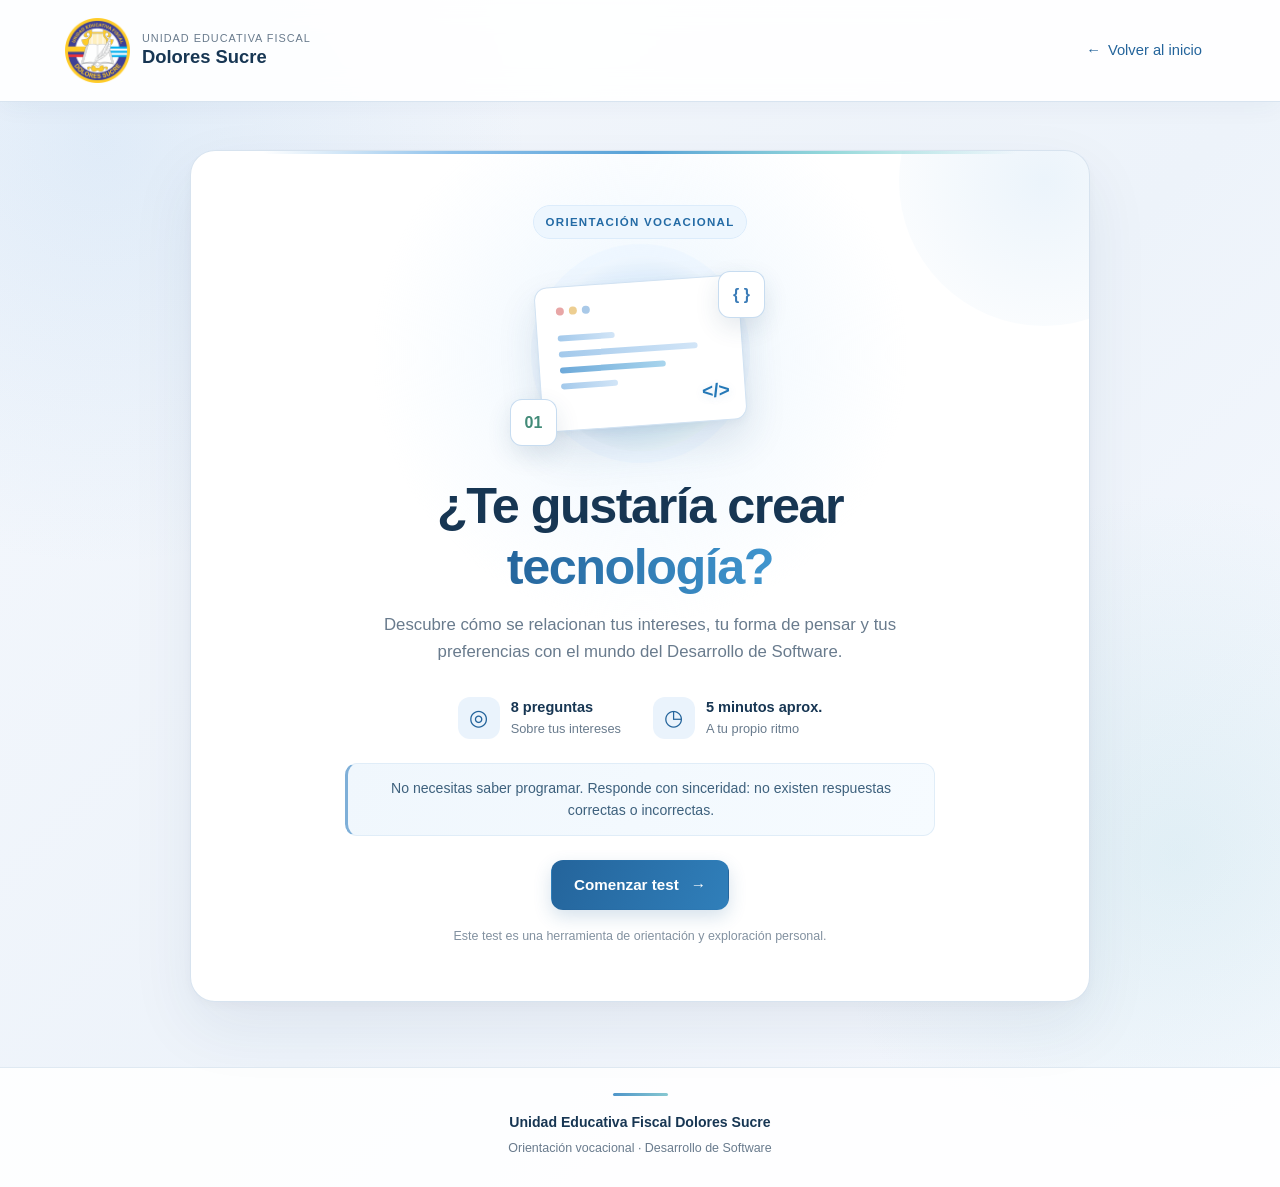
<file: test-desarrollo-software.html>
<!DOCTYPE html>
<html lang="es">
<head>
    <meta charset="UTF-8">
    <meta name="viewport" content="width=device-width, initial-scale=1.0">

    <title>Test Vocacional | Desarrollo de Software</title>

    <link rel="stylesheet" href="test-desarrollo-software.css">
    <script src="test-desarrollo-software.js" defer></script>
</head>

<body>

    <header class="encabezado">
        <a href="index.html" class="marca">
             <img src="logo-dolores-sucre.png" alt="Logo de la Unidad Educativa Fiscal Dolores Sucre"
             class="logo-escuela">

            <div class="nombre-institucion">
                <span class="nombre-superior">UNIDAD EDUCATIVA FISCAL</span>
                <strong>Dolores Sucre</strong>
            </div>
        </a>

        <a href="index.html" class="volver-inicio">
            <span aria-hidden="true">←</span> Volver al inicio
        </a>
    </header>

    <main class="contenedor-principal">

        <!-- PANTALLA DE BIENVENIDA -->

        <section class="pantalla pantalla-bienvenida" id="bienvenida">

            <div class="etiqueta">
                ORIENTACIÓN VOCACIONAL
            </div>

            <div class="ilustracion" aria-hidden="true">
                <div class="circulo-fondo"></div>

                <div class="ventana-codigo">
                    <div class="puntos-ventana">
                        <span></span>
                        <span></span>
                        <span></span>
                    </div>

                    <div class="linea-codigo linea-corta"></div>
                    <div class="linea-codigo linea-larga"></div>
                    <div class="linea-codigo linea-media"></div>
                    <div class="linea-codigo linea-corta"></div>

                    <div class="simbolo-codigo">&lt;/&gt;</div>
                </div>

                <div class="adorno adorno-uno">{ }</div>
                <div class="adorno adorno-dos">01</div>
            </div>

            <h1>
                ¿Te gustaría crear<br>
                <span>tecnología?</span>
            </h1>

            <p class="descripcion-principal">
                Descubre cómo se relacionan tus intereses, tu forma
                de pensar y tus preferencias con el mundo del
                Desarrollo de Software.
            </p>

            <div class="datos-test">
                <div class="dato">
                    <span class="icono-dato" aria-hidden="true">◎</span>
                    <div>
                        <strong>8 preguntas</strong>
                        <small>Sobre tus intereses</small>
                    </div>
                </div>

                <div class="dato">
                    <span class="icono-dato" aria-hidden="true">◷</span>
                    <div>
                        <strong>5 minutos aprox.</strong>
                        <small>A tu propio ritmo</small>
                    </div>
                </div>
            </div>

            <div class="nota-bienvenida">
                No necesitas saber programar. Responde con sinceridad:
                no existen respuestas correctas o incorrectas.
            </div>

            <button type="button" class="boton boton-principal"
                    id="comenzar">
                Comenzar test
                <span aria-hidden="true">→</span>
            </button>

            <p class="nota-orientativa">
                Este test es una herramienta de orientación y
                exploración personal.
            </p>

        </section>

        <!-- PANTALLA DE PREGUNTAS -->

        <section class="pantalla pantalla-preguntas"
                 id="pantalla-preguntas"
                 hidden>

            <div class="encabezado-test">
                <div>
                    <span class="etiqueta">TU PERFIL VOCACIONAL</span>
                    <h1>Conozcamos tus intereses</h1>
                    <p>Elige la opción que mejor te represente.</p>
                </div>

                <div class="numero-pregunta" id="numero-pregunta">
                    01 / 08
                </div>
            </div>

            <div class="progreso-contenedor"
                 role="group"
                 aria-label="Progreso del test">

                <div class="progreso-textos">
                    <span>Tu progreso</span>
                    <span id="texto-progreso">12 % completado</span>
                </div>

                <div class="barra-progreso"
                     id="barra-progreso"
                     role="progressbar"
                     aria-label="Progreso del test"
                     aria-valuemin="0"
                     aria-valuemax="100"
                     aria-valuenow="12">

                    <div class="progreso-actual"
                         id="progreso-actual"></div>
                </div>
            </div>

            <div class="tarjeta-pregunta">
                <span class="categoria-pregunta" id="categoria-pregunta">
                    LÓGICA Y RAZONAMIENTO
                </span>

                <h2 id="texto-pregunta">
                    ¿Cómo te sientes al resolver un problema que requiere pensar paso a paso?
                </h2>

                <p class="ayuda-pregunta">
                    Selecciona una sola respuesta.
                </p>

                <div class="opciones" id="opciones"
                     role="group"
                     aria-label="Opciones de respuesta">
                </div>

                <p class="mensaje-error" id="mensaje-error"
                   role="alert" hidden>
                    Selecciona una respuesta para continuar.
                </p>
            </div>

            <div class="navegacion-preguntas">
                <button type="button"
                        class="boton boton-secundario"
                        id="anterior">
                    <span aria-hidden="true">←</span>
                    Anterior
                </button>

                <button type="button"
                        class="boton boton-principal"
                        id="siguiente">
                    Siguiente
                    <span aria-hidden="true">→</span>
                </button>
            </div>

            <p class="pie-preguntas">
                Tus respuestas se utilizan para generar el resultado
                en esta página.
            </p>

        </section>

        <!-- PANTALLA DE RESULTADOS -->

        <section class="pantalla pantalla-resultados"
                 id="pantalla-resultados"
                 hidden>

            <div class="resultado-icono" aria-hidden="true">
                <span>✓</span>
            </div>

            <span class="etiqueta">TEST COMPLETADO</span>

            <h1>¡Gracias por participar!</h1>

            <p class="descripcion-resultado">
                Según tus respuestas, esta es una orientación inicial
                sobre tu relación con el área de Desarrollo de Software.
            </p>

            <div class="tarjeta-resultado">
                <span class="titulo-resultado">TU RESULTADO ORIENTATIVO</span>

                <div class="puntuacion">
                    <strong id="puntuacion">0</strong>
                    <span>/ 100</span>
                </div>

                <div class="barra-progreso barra-resultado"
                     role="progressbar"
                     id="barra-resultado"
                     aria-label="Puntuación orientativa"
                     aria-valuemin="0"
                     aria-valuemax="100"
                     aria-valuenow="0">

                    <div class="progreso-actual"
                         id="progreso-resultado"></div>
                </div>

                <h2 id="titulo-resultado">
                    Tus intereses están en exploración
                </h2>

                <p id="descripcion-perfil"></p>
            </div>

            <div class="recomendaciones">
                <h2>¿Qué puedes explorar?</h2>

                <ul id="lista-recomendaciones"></ul>
            </div>

            <div class="aviso-resultado">
                <strong>Recuerda:</strong> este resultado no determina
                tus capacidades ni decide qué especialización debes
                elegir. Tus intereses pueden cambiar y desarrollarse
                con la práctica, el aprendizaje y la experiencia.
            </div>

            <div class="acciones-resultado">
                <button type="button"
                        class="boton boton-principal"
                        id="repetir">
                    <span aria-hidden="true">↻</span>
                    Repetir test
                </button>

                <a href="index.html"
                   class="boton boton-secundario">
                    Volver al inicio
                </a>
            </div>

        </section>

    </main>

    <footer class="pie-pagina">
        <div class="separador-footer"></div>

        <p>Unidad Educativa Fiscal Dolores Sucre</p>
        <span>Orientación vocacional · Desarrollo de Software</span>
    </footer>

</body>
</html>
</file>
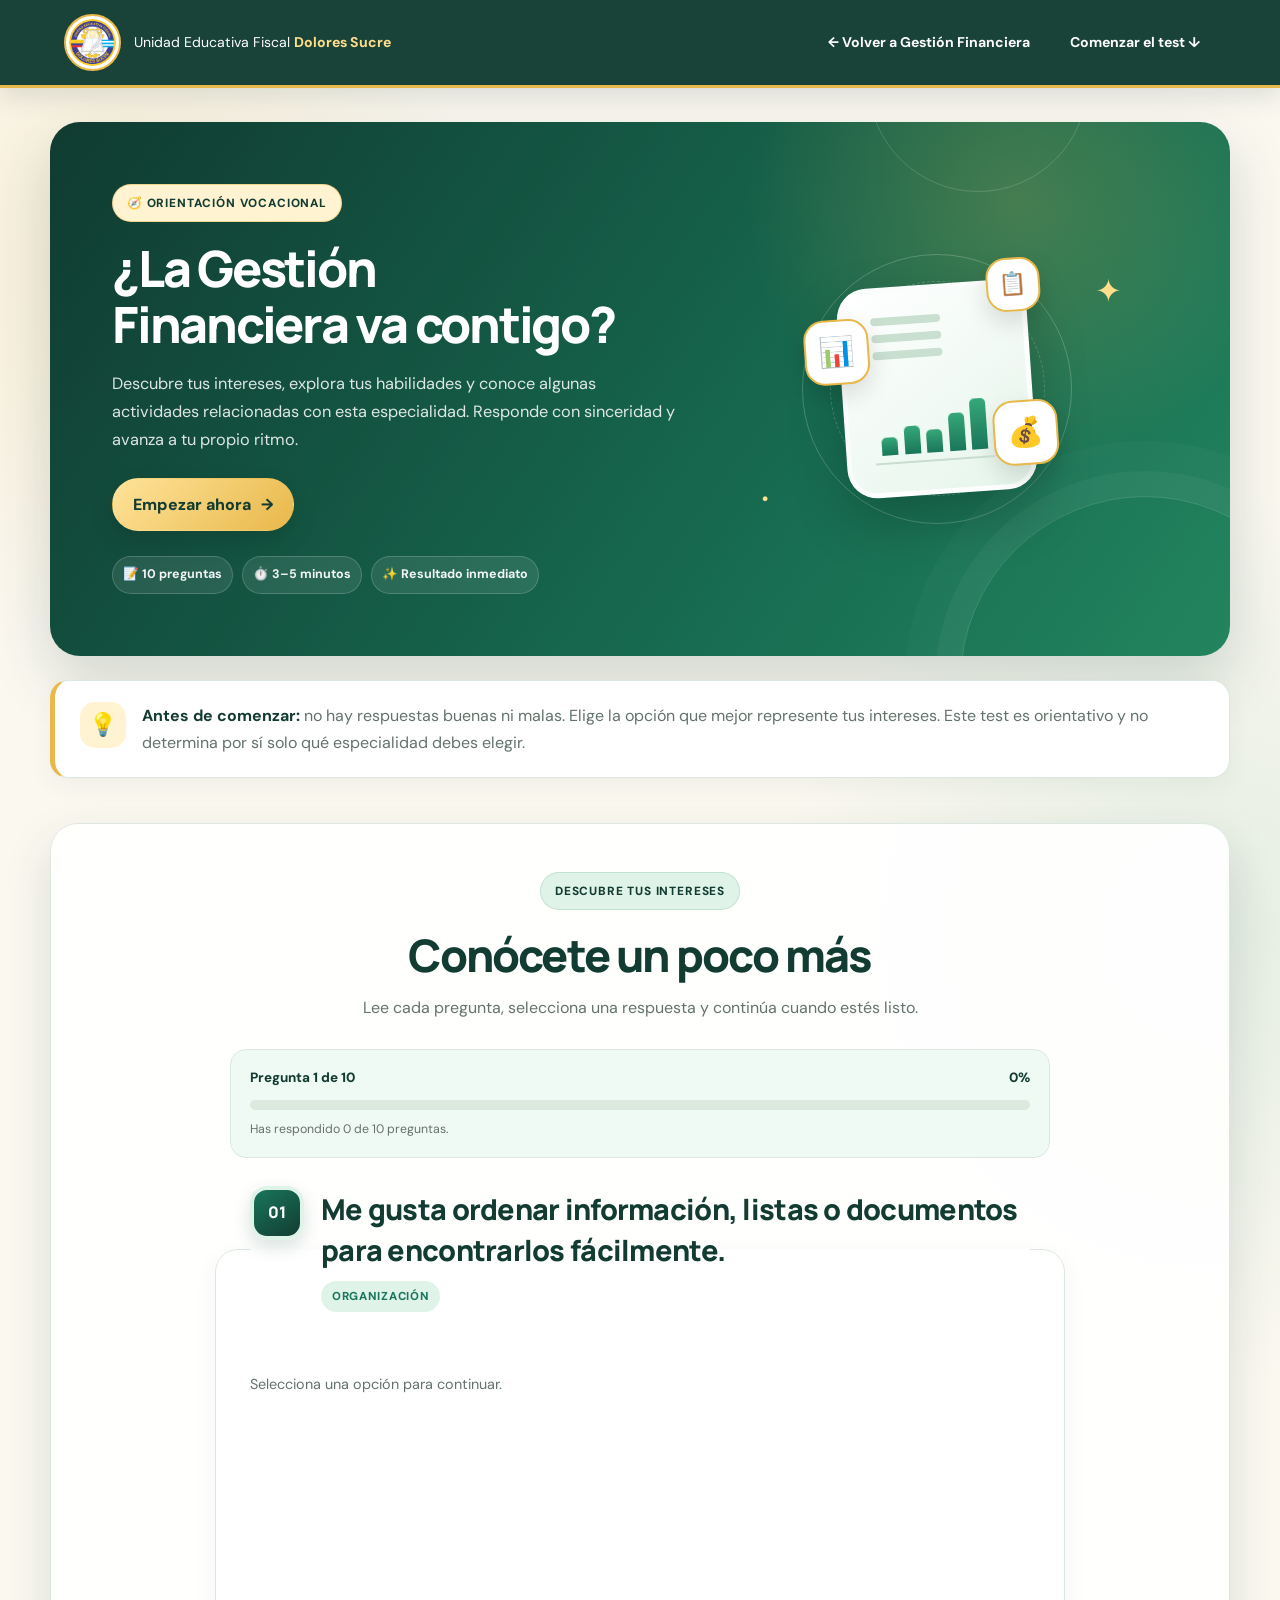
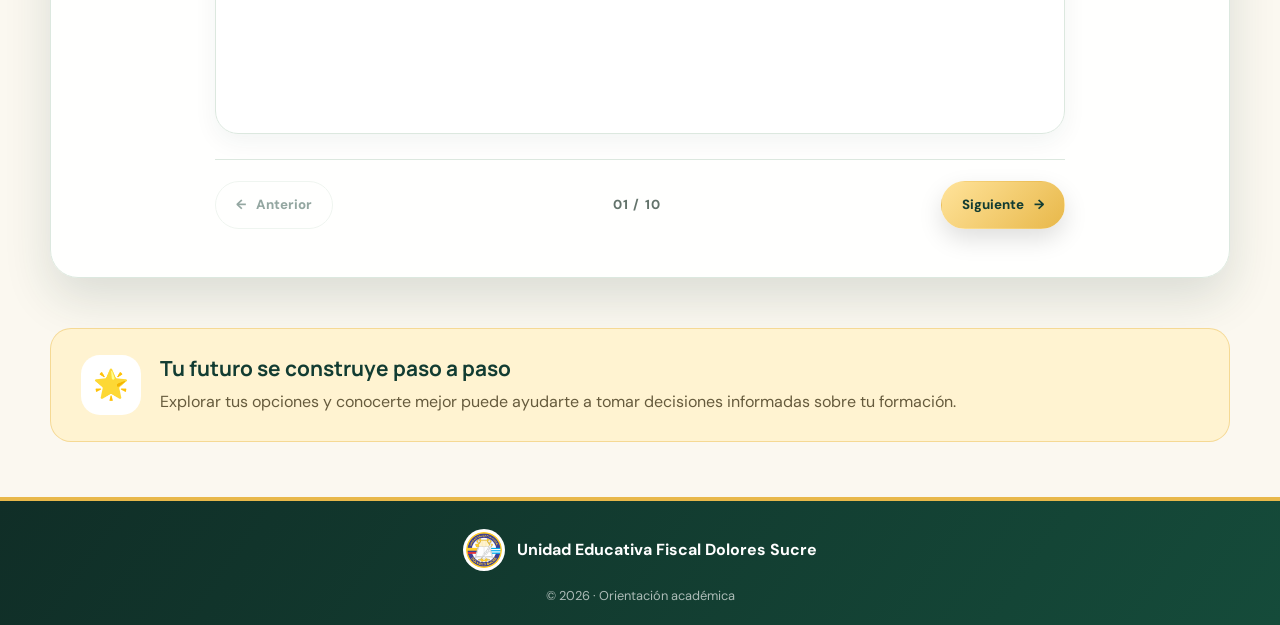
<file: test-gestion-financiera.html>
<!DOCTYPE html>
<html lang="es">
<head>
    <meta charset="UTF-8">
    <meta name="viewport" content="width=device-width, initial-scale=1.0">

    <meta name="description"
          content="Descubre tus intereses y conoce más sobre la especialidad de Gestión Financiera.">

    <meta name="theme-color" content="#123c32">

    <title>Test vocacional | Gestión Financiera</title>

    <link rel="stylesheet" href="test-gestion-financiera.css">
    <script src="test-gestion-financiera.js" defer></script>
</head>

<body class="pagina-test-financiero">

    <a class="salto-contenido" href="#contenido-principal">
        Saltar al contenido principal
    </a>

    <!-- ENCABEZADO -->
    <header class="encabezado-test">

        <a class="marca-test" href="gestion-financiera.html">
            <img src="logo-dolores-sucre.png"
                 alt="Logo de la Unidad Educativa Fiscal Dolores Sucre">

            <span>
                Unidad Educativa Fiscal
                <strong>Dolores Sucre</strong>
            </span>
        </a>

        <nav class="navegacion-test" aria-label="Navegación principal">
            <a href="gestion-financiera.html">
                ← Volver a Gestión Financiera
            </a>

            <a href="#test-vocacional">
                Comenzar el test ↓
            </a>
        </nav>

    </header>


    <main id="contenido-principal" class="contenedor-test">

        <!-- PORTADA -->
        <section class="hero-test" aria-labelledby="titulo-test">

            <div class="hero-test-texto">

                <span class="etiqueta-test">
                    🧭 ORIENTACIÓN VOCACIONAL
                </span>

                <h1 id="titulo-test">
                    ¿La Gestión Financiera va contigo?
                </h1>

                <p>
                    Descubre tus intereses, explora tus habilidades y conoce
                    algunas actividades relacionadas con esta especialidad.
                    Responde con sinceridad y avanza a tu propio ritmo.
                </p>

                <a href="#test-vocacional"
                   class="boton-test boton-test-principal">
                    Empezar ahora
                    <span aria-hidden="true">→</span>
                </a>

                <div class="datos-test">
                    <span>📝 10 preguntas</span>
                    <span>⏱️ 3–5 minutos</span>
                    <span>✨ Resultado inmediato</span>
                </div>

            </div>

            <!-- ILUSTRACIÓN DECORATIVA -->
            <div class="hero-test-visual" aria-hidden="true">

                <div class="orbita orbita-una"></div>
                <div class="orbita orbita-dos"></div>

                <div class="ilustracion-test">

                    <span class="ilustracion-moneda">💰</span>
                    <span class="ilustracion-grafico">📊</span>
                    <span class="ilustracion-portapapeles">📋</span>

                    <div class="mini-grafico">
                        <i></i>
                        <i></i>
                        <i></i>
                        <i></i>
                        <i></i>
                    </div>

                </div>

                <span class="decoracion-test decoracion-estrella">✦</span>
                <span class="decoracion-test decoracion-punto">●</span>

            </div>

        </section>


        <!-- AVISO -->
        <section class="nota-test" aria-label="Información importante">

            <span class="nota-test-icono" aria-hidden="true">💡</span>

            <p>
                <strong>Antes de comenzar:</strong> no hay respuestas buenas
                ni malas. Elige la opción que mejor represente tus intereses.
                Este test es orientativo y no determina por sí solo qué
                especialidad debes elegir.
            </p>

        </section>


        <!-- TEST: UNA PREGUNTA POR PANTALLA -->
        <section id="test-vocacional"
                 class="zona-test"
                 aria-labelledby="titulo-preguntas">

            <div class="encabezado-seccion-test">

                <span class="etiqueta-test etiqueta-clara">
                    DESCUBRE TUS INTERESES
                </span>

                <h2 id="titulo-preguntas">
                    Conócete un poco más
                </h2>

                <p>
                    Lee cada pregunta, selecciona una respuesta y continúa
                    cuando estés listo.
                </p>

            </div>


            <!-- BARRA DE PROGRESO -->
            <div class="progreso-contenedor">

                <div class="progreso-textos">
                    <span id="numero-pregunta">Pregunta 1 de 10</span>
                    <span id="progreso-porcentaje">0%</span>
                </div>

                <div id="barra-progreso"
                     class="barra-progreso"
                     role="progressbar"
                     aria-label="Progreso de respuestas"
                     aria-valuemin="0"
                     aria-valuemax="10"
                     aria-valuenow="0">

                    <span id="barra-progreso-relleno"></span>

                </div>

                <p id="progreso-texto" class="progreso-ayuda">
                    Has respondido 0 de 10 preguntas.
                </p>

            </div>


            <!-- CONTENEDOR DINÁMICO -->
            <form id="form-test" class="formulario-test" novalidate>

                <div id="pregunta-actual"
                     class="pregunta-actual"
                     aria-live="polite">

                    <!-- JavaScript coloca aquí una sola pregunta -->

                </div>

                <p id="mensaje-validacion"
                   class="mensaje-validacion"
                   role="alert"
                   hidden>
                </p>


                <!-- CONTROLES DE NAVEGACIÓN -->
                <div class="acciones-pregunta">

                    <button type="button"
                            id="btn-anterior"
                            class="boton-test boton-secundario">
                        <span aria-hidden="true">←</span>
                        Anterior
                    </button>

                    <span class="indicador-paso" id="indicador-paso">
                        01 / 10
                    </span>

                    <button type="button"
                            id="btn-siguiente"
                            class="boton-test boton-test-principal">
                        Siguiente
                        <span aria-hidden="true">→</span>
                    </button>

                    <button type="button"
                            id="btn-resultado"
                            class="boton-test boton-test-principal"
                            hidden>
                        Ver mi resultado
                        <span aria-hidden="true">✦</span>
                    </button>

                </div>

            </form>

        </section>


        <!-- RESULTADO FINAL -->
        <section id="resultado-test"
                 class="resultado-test"
                 aria-labelledby="titulo-resultado"
                 aria-live="polite"
                 hidden>

            <div class="resultado-confeti" aria-hidden="true">
                <span>✦</span>
                <span>✧</span>
                <span>✦</span>
                <span>✧</span>
                <span>✦</span>
            </div>

            <span class="etiqueta-test etiqueta-clara">
                TU RESULTADO ORIENTATIVO
            </span>

            <div id="resultado-icono"
                 class="resultado-icono"
                 aria-hidden="true">
                🧭
            </div>

            <h2 id="titulo-resultado">
                Este es tu resultado
            </h2>

            <p id="resultado-descripcion"
               class="resultado-descripcion">
            </p>


            <!-- PUNTUACIÓN -->
            <div class="puntuacion-contenedor">

                <div class="puntuacion-circulo">
                    <strong id="puntuacion-total">0</strong>
                    <span>/ 30 puntos</span>
                </div>

                <div class="puntuacion-texto">
                    <strong id="puntuacion-etiqueta">
                        Tus intereses están en exploración
                    </strong>

                    <p>
                        Esta puntuación resume tus respuestas.
                        No mide tu capacidad ni determina tu futuro.
                    </p>
                </div>

            </div>


            <!-- ÁREA CON MAYOR INTERÉS -->
            <div class="perfil-intereses">

                <h3>🔎 Área que más te llamó la atención</h3>

                <div class="perfil-destacado">

                    <span id="perfil-icono" aria-hidden="true">📊</span>

                    <div>
                        <strong id="perfil-titulo">
                            Análisis y organización
                        </strong>

                        <p id="perfil-descripcion"></p>
                    </div>

                </div>

            </div>


            <!-- RECOMENDACIONES -->
            <div class="recomendaciones-test">

                <h3>🌱 ¿Qué podrías hacer ahora?</h3>

                <ul id="lista-recomendaciones"></ul>

            </div>


            <p class="aviso-resultado">
                Este resultado es solamente una guía para reflexionar.
                Explora otras especialidades, consulta el plan de estudios
                y conversa con docentes u orientadores antes de tomar
                una decisión.
            </p>


            <!-- BOTONES FINALES -->
            <div class="acciones-resultado">

                <button type="button"
                        id="btn-repetir"
                        class="boton-test boton-test-principal">
                    ↻ Volver a responder
                </button>

                <a href="gestion-financiera.html"
                   class="boton-test boton-secundario">
                    Volver a Gestión Financiera
                </a>

            </div>

        </section>


        <!-- CIERRE -->
        <section class="cierre-test">

            <span aria-hidden="true">🌟</span>

            <div>
                <h2>Tu futuro se construye paso a paso</h2>

                <p>
                    Explorar tus opciones y conocerte mejor puede ayudarte
                    a tomar decisiones informadas sobre tu formación.
                </p>
            </div>

        </section>

    </main>


    <!-- PIE DE PÁGINA -->
    <footer class="pie-test">

        <div class="pie-test-interior">

            <img src="logo-dolores-sucre.png"
                 alt=""
                 loading="lazy">

            <p>Unidad Educativa Fiscal Dolores Sucre</p>

        </div>

        <p class="copyright-test">
            © <span id="anio-pie"></span> · Orientación académica
        </p>

    </footer>

</body>
</html>
</file>
<file: style.css>
/* =====================================================
   VARIABLES PARA LA PAG ( ESPERO NO CAGARLA)
===================================================== */

:root {
    --azul-oscuro: #073b5c;
    --azul: #0b6794;
    --celeste: #19a7ce;
    --celeste-claro: #eaf8fc;

    --azul-software: #1479b8;
    --dorado-financiera: #d99a2b;
    --verde-ciencias: #29956b;

    --texto: #18323f;
    --texto-suave: #647781;

    --fondo: #f4f8fa;
    --blanco: #ffffff;

    --borde: #dce8ed;

    --sombra: 0 15px 40px rgba(16, 60, 80, 0.10);
    --sombra-grande: 0 25px 60px rgba(16, 60, 80, 0.15);
}


/* =====================================================
   BUENO Y EMPIEZA EL DISEÑO
===================================================== */

* {
    margin: 0;
    padding: 0;
    box-sizing: border-box;
}

html {
    scroll-behavior: smooth;
}

body {
    font-family: Arial, Helvetica, sans-serif;
    background: var(--fondo);
    color: var(--texto);
    line-height: 1.6;
}

img {
    max-width: 100%;
    display: block;
}

a {
    text-decoration: none;
}

section {
    scroll-margin-top: 110px;
}

header {
    position: fixed;
    top: 0;
    left: 0;
    width: 100%;
    min-height: 90px;
    padding: 15px 6%;
    display: flex;
    justify-content: space-between;
    align-items: center;
    background: rgba(255, 255, 255, 0.95);
    border-bottom: 1px solid rgba(7, 59, 92, 0.10);
    box-shadow: 0 5px 25px rgba(10, 50, 70, 0.08);
    backdrop-filter: blur(12px);
    z-index: 1000;
}

.marca {
    display: flex;
    align-items: center;
    gap: 15px;
}

.logo {
    width: 65px;
    height: 65px;
    display: flex;
    justify-content: center;
    align-items: center;
    border-radius: 50%;
    background: white;
    border: 3px solid var(--azul);
    overflow: hidden;
    transition: 0.3s ease;
}

.logo:hover {
    transform: rotate(-3deg) scale(1.04);
    box-shadow: 0 8px 20px rgba(11, 103, 148, 0.20);
}

.logo img {
    width: 100%;
    height: 100%;
    object-fit: contain;
}

/* Nombre del colegio */

.colegio h2 {
    font-size: 25px;
    line-height: 1.2;
    color: var(--azul-oscuro);
    margin-bottom: 3px;
}

.colegio p {
    font-size: 12px;
    color: var(--celeste);
    font-weight: bold;
    letter-spacing: 0.8px;
}

/* Navegación */

nav {
    display: flex;
    align-items: center;
    gap: 8px;
}

nav a {
    position: relative;
    padding: 9px 14px;
    color: var(--texto);
    font-size: 14px;
    font-weight: bold;
    border-radius: 10px;
    transition: 0.3s ease;
}

nav a::after {
    content: "";
    position: absolute;
    left: 50%;
    bottom: 3px;
    width: 0;
    height: 2px;
    background: var(--celeste);
    transform: translateX(-50%);
    transition: 0.3s ease;
}

nav a:hover,
nav a.activo {
    color: var(--azul);
    background: var(--celeste-claro);
}

nav a:hover::after,
nav a.activo::after {
    width: 35%;
}

.hero {
    max-width: 1250px;
    min-height: 100vh;
    margin: auto;
    padding: 150px 35px 80px;
    display: grid;
    grid-template-columns: 1.05fr 0.95fr;
    align-items: center;
    gap: 70px;
}

.hero-texto {
    max-width: 620px;
}

.etiqueta {
    display: inline-block;
    margin-bottom: 18px;
    padding: 7px 13px;
    border-radius: 50px;
    background: var(--celeste-claro);
    color: var(--azul);
    font-size: 12px;
    font-weight: bold;
    letter-spacing: 1.5px;
}

.hero h1 {
    font-size: clamp(48px, 6vw, 82px);
    line-height: 0.98;
    letter-spacing: -3px;
    color: var(--azul-oscuro);
    margin-bottom: 25px;
}

.hero h1 span {
    color: var(--celeste);
}

.hero-intro {
    max-width: 550px;
    color: var(--texto-suave);
    font-size: 18px;
    line-height: 1.7;
    margin-bottom: 30px;
}

.hero-opciones {
    display: grid;
    grid-template-columns: 1fr 1fr;
    gap: 15px;
    margin-bottom: 30px;
}

.descripcion {
    display: flex;
    gap: 13px;
    padding: 18px;
    background: var(--blanco);
    border: 1px solid var(--borde);
    border-radius: 16px;
    box-shadow: var(--sombra);
    transition: 0.3s ease;
}

.descripcion:hover {
    transform: translateY(-5px);
    box-shadow: var(--sombra-grande);
    border-color: #b7dce8;
}

.descripcion .icono {
    min-width: 38px;
    height: 38px;
    display: flex;
    justify-content: center;
    align-items: center;
    border-radius: 10px;
    background: var(--azul-oscuro);
    color: white;
    font-size: 12px;
    font-weight: bold;
}

.descripcion h3 {
    font-size: 14px;
    color: var(--azul-oscuro);
    margin-bottom: 5px;
}

.descripcion p {
    color: var(--texto-suave);
    font-size: 12px;
    line-height: 1.5;
}

.hero-imagen {
    position: relative;
}

.imagen-marco {
    position: relative;
    padding: 10px;
    background: white;
    border-radius: 28px;
    box-shadow: var(--sombra-grande);
    transform: rotate(2deg);
    transition: 0.4s ease;
}

.imagen-marco:hover {
    transform: rotate(0deg) translateY(-5px);
}

.imagen-marco img {
    width: 100%;
    height: 470px;
    object-fit: cover;
    border-radius: 20px;
}

.dato-flotante {
    position: absolute;
    bottom: 25px;
    left: -25px;
    padding: 17px 22px;
    display: flex;
    flex-direction: column;
    background: white;
    border-radius: 15px;
    box-shadow: var(--sombra-grande);
}

.dato-flotante strong {
    color: var(--azul-oscuro);
    font-size: 14px;
}

.dato-flotante span {
    color: var(--celeste);
    font-size: 12px;
}

.encabezado-seccion {
    max-width: 700px;
    margin: 0 auto 55px;
    text-align: center;
}

.encabezado-seccion > span {
    color: var(--celeste);
    font-size: 12px;
    font-weight: bold;
    letter-spacing: 2px;
}

.encabezado-seccion h2 {
    margin: 10px 0 15px;
    color: var(--azul-oscuro);
    font-size: clamp(32px, 4vw, 48px);
    line-height: 1.1;
    letter-spacing: -1px;
}

.encabezado-seccion p {
    color: var(--texto-suave);
    font-size: 16px;
}


/* =====================================================
   ESPECIALIZACIONES VAMOS A MEJORAR ESTA PARTE YA VOY 
   A VER QUE LE PONGO 
===================================================== */

.especializaciones {
    padding: 100px 6%;
    background: white;
}

.contenedor {
    max-width: 1150px;
    margin: auto;
    display: grid;
    grid-template-columns: repeat(3, 1fr);
    gap: 25px;
}

.card {
    position: relative;
    min-height: 420px;
    padding: 35px;
    display: flex;
    flex-direction: column;
    overflow: hidden;
    background: white;
    border: 1px solid var(--borde);
    border-radius: 25px;
    box-shadow: var(--sombra);
    transition: 0.4s ease;
}

.card:hover {
    transform: translateY(-10px);
    box-shadow: var(--sombra-grande);
}

.card::before {
    content: "";
    position: absolute;
    top: 0;
    left: 0;
    width: 100%;
    height: 5px;
}

.card.software::before {
    background: var(--azul-software);
}

.card.financiera::before {
    background: var(--dorado-financiera);
}

.card.ciencias::before {
    background: var(--verde-ciencias);
}

.card-numero {
    align-self: flex-end;
    color: #b7c7ce;
    font-size: 13px;
    font-weight: bold;
}

.card-icono {
    width: 62px;
    height: 62px;
    display: flex;
    justify-content: center;
    align-items: center;
    margin: 25px 0;
    border-radius: 18px;
    background: var(--celeste-claro);
    font-size: 28px;
}

.financiera .card-icono {
    background: #fff6df;
}

.ciencias .card-icono {
    background: #e8f7f0;
}

.card h3 {
    min-height: 58px;
    color: var(--azul-oscuro);
    font-size: 23px;
    line-height: 1.2;
}

.card-linea {
    width: 45px;
    height: 3px;
    margin: 15px 0;
    border-radius: 10px;
    background: var(--celeste);
}

.financiera .card-linea {
    background: var(--dorado-financiera);
}

.ciencias .card-linea {
    background: var(--verde-ciencias);
}

.card p {
    color: var(--texto-suave);
    font-size: 15px;
    line-height: 1.7;
    margin-bottom: 25px;
}

.card-boton {
    margin-top: auto;
    display: flex;
    justify-content: space-between;
    align-items: center;
    padding-top: 17px;
    border-top: 1px solid var(--borde);
    color: var(--azul);
    font-size: 14px;
    font-weight: bold;
}

.card-boton span {
    font-size: 20px;
    transition: 0.3s ease;
}

.card-boton:hover span {
    transform: translateX(5px);
}


.importancia {
    padding: 110px 6%;
    background: var(--azul-oscuro);
    color: white;
}

.importancia-contenido {
    max-width: 1150px;
    margin: auto;
    display: grid;
    grid-template-columns: 0.8fr 1.2fr;
    gap: 70px;
    align-items: start;
}

.importancia-titulo > span {
    color: #66d2ed;
    font-size: 12px;
    font-weight: bold;
    letter-spacing: 2px;
}

.importancia-titulo h2 {
    margin-top: 18px;
    font-size: clamp(35px, 4vw, 55px);
    line-height: 1.05;
    letter-spacing: -1.5px;
}

.informacion {
    display: grid;
    grid-template-columns: 1fr 1fr;
    gap: 20px;
}

.info-item {
    padding: 25px;
    background: rgba(255, 255, 255, 0.07);
    border: 1px solid rgba(255, 255, 255, 0.12);
    border-radius: 18px;
    transition: 0.3s ease;
}

.info-item:hover {
    background: rgba(255, 255, 255, 0.11);
    transform: translateY(-5px);
}

.info-item .numero {
    display: block;
    margin-bottom: 15px;
    color: #66d2ed;
    font-size: 12px;
    font-weight: bold;
}

.info-item p {
    color: #d9e8ed;
    font-size: 14px;
    line-height: 1.7;
}

.mensaje-importante {
    grid-column: 1 / -1;
    display: flex;
    align-items: center;
    gap: 18px;
    padding: 20px 25px;
    background: white;
    color: var(--azul-oscuro);
    border-radius: 16px;
}

.mensaje-importante span {
    font-size: 25px;
}

.mensaje-importante p {
    font-size: 14px;
    font-weight: bold;
}

.consejos {
    padding: 110px 6%;
    background: var(--fondo);
}

.consejos-header {
    margin-bottom: 70px;
}

.bloque-consejo {
    max-width: 1150px;
    margin: 0 auto 60px;
    padding: 55px;
    display: grid;
    grid-template-columns: 1.15fr 0.85fr;
    gap: 55px;
    background: white;
    border: 1px solid var(--borde);
    border-radius: 30px;
    box-shadow: var(--sombra);
}

.numero-seccion {
    display: inline-block;
    margin-bottom: 10px;
    color: var(--celeste);
    font-size: 12px;
    font-weight: bold;
    letter-spacing: 2px;
}

.consejo-texto h3 {
    color: var(--azul-oscuro);
    font-size: 38px;
    line-height: 1;
    margin-bottom: 15px;
}

.consejo-texto h4 {
    color: var(--azul);
    font-size: 20px;
    margin-bottom: 18px;
}

.consejo-texto > p {
    color: var(--texto-suave);
    font-size: 15px;
    line-height: 1.75;
    margin-bottom: 18px;
}

.subtitulo-lista {
    color: var(--azul-oscuro) !important;
    font-weight: bold;
}

.consejo-texto ul {
    display: grid;
    grid-template-columns: 1fr 1fr;
    gap: 8px;
    margin: 20px 0 25px;
    padding: 0;
    list-style: none;
}

.consejo-texto li {
    padding: 10px 12px;
    background: var(--celeste-claro);
    border-radius: 8px;
    color: var(--azul-oscuro);
    font-size: 13px;
    font-weight: bold;
}

.consejo-texto li::before {
    content: "✓";
    margin-right: 7px;
    color: var(--celeste);
}

.recomendaciones {
    display: grid;
    gap: 10px;
    margin-top: 25px;
}

.recomendaciones div {
    padding: 15px;
    border-left: 3px solid var(--celeste);
    background: #f7fbfc;
    border-radius: 0 10px 10px 0;
}

.recomendaciones strong {
    color: var(--azul-oscuro);
    font-size: 13px;
}

.recomendaciones p {
    margin-top: 3px;
    color: var(--texto-suave);
    font-size: 12px;
    line-height: 1.5;
}

.galeria {
    display: grid;
    grid-template-columns: 1fr;
    gap: 15px;
    align-content: center;
}

.foto {
    position: relative;
    min-height: 150px;
    overflow: hidden;
    border-radius: 18px;
    box-shadow: 0 10px 25px rgba(0, 0, 0, 0.10);
}

.foto img {
    width: 100%;
    height: 100%;
    min-height: 150px;
    object-fit: cover;
    transition: 0.5s ease;
}

.foto::after {
    content: "";
    position: absolute;
    inset: 0;
    background: linear-gradient(
        to top,
        rgba(0, 0, 0, 0.65),
        transparent 60%
    );
}

.foto span {
    position: absolute;
    bottom: 15px;
    left: 17px;
    color: white;
    font-size: 14px;
    font-weight: bold;
    z-index: 2;
}

.foto:hover img {
    transform: scale(1.08);
}

.ejemplo {
    margin: 25px 0;
    padding: 20px;
    background: var(--celeste-claro);
    border-radius: 15px;
    border-left: 4px solid var(--celeste);
}

.ejemplo strong {
    display: block;
    margin-bottom: 7px;
    color: var(--azul);
}

.ejemplo p {
    margin: 0 !important;
    color: var(--texto-suave);
    font-size: 14px;
    line-height: 1.6;
}

.advertencia {
    background: #fff8e9;
    border-left-color: var(--dorado-financiera);
}

.advertencia strong {
    color: #a66c00;
}

.investigaciones {
    max-width: 1150px;
    margin: 0 auto;
    padding: 60px;
    background: var(--azul-oscuro);
    border-radius: 30px;
    color: white;
    box-shadow: var(--sombra-grande);
}

.investigacion-header {
    max-width: 700px;
    margin: auto;
    text-align: center;
}

.investigacion-header > span {
    color: #66d2ed;
    font-size: 12px;
    font-weight: bold;
    letter-spacing: 2px;
}

.investigacion-header h3 {
    margin: 12px 0 15px;
    font-size: 42px;
    line-height: 1;
}

.investigacion-header p {
    color: #c8dce3;
    font-size: 15px;
    line-height: 1.7;
}

.preguntas-investigacion {
    margin-top: 45px;
    display: grid;
    grid-template-columns: repeat(4, 1fr);
    gap: 15px;
}

.pregunta {
    min-height: 170px;
    padding: 22px;
    display: flex;
    flex-direction: column;
    justify-content: space-between;
    background: rgba(255, 255, 255, 0.07);
    border: 1px solid rgba(255, 255, 255, 0.12);
    border-radius: 18px;
    transition: 0.3s ease;
}

.pregunta:hover {
    transform: translateY(-7px);
    background: rgba(255, 255, 255, 0.12);
}

.pregunta > span {
    font-size: 30px;
}

.pregunta small {
    color: #66d2ed;
    font-size: 11px;
    font-weight: bold;
}

.pregunta p {
    margin-top: 5px;
    color: white;
    font-size: 15px;
    font-weight: bold;
}

.boton-investigacion {
    width: fit-content;
    margin: 35px auto 0;
    padding: 13px 20px;
    display: flex;
    align-items: center;
    gap: 12px;
    background: white;
    color: var(--azul-oscuro);
    border-radius: 12px;
    font-size: 14px;
    font-weight: bold;
    transition: 0.3s ease;
}

.boton-investigacion span {
    font-size: 19px;
}

.boton-investigacion:hover {
    background: var(--celeste);
    color: white;
    transform: translateY(-3px);
}

footer {
    padding: 40px 6%;
    background: #052e47;
    color: white;
}

.footer-contenido {
    max-width: 1150px;
    margin: auto;
    display: flex;
    justify-content: space-between;
    align-items: center;
    gap: 30px;
}

.footer-contenido h3 {
    font-size: 18px;
}

.footer-contenido p {
    color: #a9c3ce;
    font-size: 13px;
}

.footer-derecha {
    text-align: right;
}

.footer-derecha span {
    color: #7899a6;
    font-size: 11px;
}

@media (max-width: 1000px) {

    header {
        padding: 13px 4%;
    }

    .colegio h2 {
        font-size: 16px;
    }

    nav a {
        padding: 8px 10px;
        font-size: 12px;
    }


    .hero {
        grid-template-columns: 1fr;
        gap: 45px;
        padding-top: 140px;
    }

    .hero-texto {
        max-width: 800px;
        text-align: center;
        margin: auto;
    }

    .hero-intro {
        margin-left: auto;
        margin-right: auto;
    }

    .hero-opciones {
        text-align: left;
    }

    .hero-imagen {
        max-width: 650px;
        width: 100%;
        margin: auto;
    }


    .contenedor {
        grid-template-columns: 1fr 1fr;
    }

    .card:last-child {
        grid-column: 1 / -1;
        max-width: 550px;
        width: 100%;
        margin: auto;
    }


    .importancia-contenido {
        grid-template-columns: 1fr;
        gap: 40px;
    }


    .bloque-consejo {
        grid-template-columns: 1fr;
    }


    .galeria {
        grid-template-columns: repeat(3, 1fr);
    }


    .preguntas-investigacion {
        grid-template-columns: 1fr 1fr;
    }

}


/* =====================================================
   CELULAR
===================================================== */

@media (max-width: 650px) {

    header {
        position: fixed;
        min-height: auto;
        padding: 10px 15px;
        flex-direction: column;
        gap: 10px;
    }

    .marca {
        width: 100%;
        justify-content: center;
    }

    .logo {
        width: 50px;
        height: 50px;
    }

    .colegio h2 {
        font-size: 14px;
    }

    .colegio p {
        font-size: 10px;
    }

    nav {
        width: 100%;
        justify-content: center;
        flex-wrap: wrap;
    }

    nav a {
        padding: 6px 9px;
        font-size: 11px;
    }


    .hero {
        padding: 155px 18px 60px;
        min-height: auto;
    }

    .hero h1 {
        font-size: 55px;
        letter-spacing: -2px;
    }

    .hero-intro {
        font-size: 15px;
    }

    .hero-opciones {
        grid-template-columns: 1fr;
    }

    .descripcion {
        text-align: left;
    }

    .imagen-marco img {
        height: 300px;
    }

    .dato-flotante {
        left: 10px;
        bottom: 15px;
    }


    .especializaciones {
        padding: 75px 18px;
    }

    .encabezado-seccion {
        margin-bottom: 40px;
    }

    .encabezado-seccion h2 {
        font-size: 34px;
    }

    .contenedor {
        grid-template-columns: 1fr;
    }

    .card:last-child {
        grid-column: auto;

        max-width: none;
    }

    .card {
        min-height: auto;
    }


    .importancia {
        padding: 75px 18px;
    }

    .importancia-titulo h2 {
        font-size: 38px;
    }

    .informacion {
        grid-template-columns: 1fr;
    }

    .mensaje-importante {
        grid-column: auto;
    }


    .consejos {
        padding: 75px 18px;
    }

    .bloque-consejo {
        padding: 30px 22px;
        border-radius: 22px;
        gap: 35px;
    }

    .consejo-texto h3 {
        font-size: 32px;
    }

    .consejo-texto ul {
        grid-template-columns: 1fr;
    }

    .galeria {
        grid-template-columns: 1fr;
    }

    .foto {
        min-height: 200px;
    }

    .foto img {
        min-height: 200px;
    }


    .investigaciones {
        padding: 35px 20px;

        border-radius: 22px;
    }

    .investigacion-header h3 {
        font-size: 34px;
    }

    .preguntas-investigacion {
        grid-template-columns: 1fr;
    }

    .pregunta {
        min-height: 140px;
    }


    footer {
        padding: 30px 18px;
    }

    .footer-contenido {
        flex-direction: column;

        text-align: center;
    }

    .footer-derecha {
        text-align: center;
    }

}


/* =====================================================
   PANTALLAS MUY GRANDES LAS DEL COLEGIO 1920 x 1080
===================================================== */


@media (min-width: 1600px) {


    header {
        padding: 18px 6%;
        min-height: 100px;
    }

    .logo {
        width: 75px;
        height: 75px;
    }

    .colegio h2 {
        font-size: 23px;
    }

    .colegio p {
        font-size: 14px;
    }

    nav {
        gap: 12px;
    }

    nav a {
        padding: 11px 17px;
        font-size: 15px;
    }


    /* HERO */
    .hero {
        max-width: 1500px;
        min-height: 100vh;
        padding: 170px 40px 100px;
        grid-template-columns: 1.05fr 0.95fr;
        gap: 90px;
    }

    .hero h1 {
        font-size: 88px;
    }

    .hero-intro {
        max-width: 650px;
        font-size: 20px;
    }

    .hero-opciones {
        gap: 20px;
    }

    .descripcion {
        padding: 22px;
    }

    .descripcion h3 {
        font-size: 16px;
    }

    .descripcion p {
        font-size: 13px;
    }

    .imagen-marco {
        padding: 12px;
        border-radius: 32px;
    }

    .imagen-marco img {
        height: 540px;
        border-radius: 24px;
    }


    /* SECCIONES */
    .especializaciones,
    .consejos {
        padding-left: 8%;
        padding-right: 8%;
    }

    .encabezado-seccion {
        max-width: 800px;
        margin-bottom: 65px;
    }

    .encabezado-seccion h2 {
        font-size: 52px;
    }

    .encabezado-seccion p {
        font-size: 18px;
    }


    /* ESPECIALIZACIONES */
    .contenedor {
        max-width: 1400px;
        gap: 35px;
    }

    .card {
        min-height: 470px;
        padding: 40px;
        border-radius: 28px;
    }

    .card-icono {
        width: 70px;
        height: 70px;
        font-size: 32px;
    }

    .card h3 {
        font-size: 27px;
    }

    .card p {
        font-size: 16px;
        line-height: 1.8;
    }

    .card-boton {
        font-size: 15px;
    }


    /* IMPORTANCIA */
    .importancia {
        padding: 130px 8%;
    }

    .importancia-contenido {
        max-width: 1400px;
        gap: 100px;
    }

    .importancia-titulo h2 {
        font-size: 60px;
    }

    .info-item {
        padding: 30px;
    }

    .info-item p {
        font-size: 16px;
    }

    .mensaje-importante {
        padding: 25px 30px;
    }

    .mensaje-importante p {
        font-size: 15px;
    }


    /* CONSEJOS */
    .bloque-consejo {
        max-width: 1400px;
        padding: 65px;
        grid-template-columns: 1.15fr 0.85fr;
        gap: 80px;
        border-radius: 35px;
    }

    .consejo-texto h3 {
        font-size: 44px;
    }

    .consejo-texto h4 {
        font-size: 23px;
    }

    .consejo-texto > p {
        font-size: 16px;
        line-height: 1.8;
    }

    .consejo-texto li {
        padding: 12px 15px;
        font-size: 14px;
    }

    .recomendaciones div {
        padding: 18px;
    }


    /* GALERÍA */
    .foto {
        min-height: 180px;
        border-radius: 20px;
    }

    .foto img {
        min-height: 180px;
    }

    .foto span {
        font-size: 15px;
    }


    /* INVESTIGACIÓN */
    .investigaciones {
        max-width: 1400px;
        padding: 75px;
        border-radius: 35px;
    }

    .investigacion-header {
        max-width: 850px;
    }

    .investigacion-header h3 {
        font-size: 48px;
    }

    .investigacion-header p {
        font-size: 17px;
    }

    .preguntas-investigacion {
        gap: 20px;
    }

    .pregunta {
        min-height: 190px;
        padding: 27px;
    }

    .pregunta > span {
        font-size: 35px;
    }

    .pregunta p {
        font-size: 16px;
    }


    /* FOOTER */
    footer {
        padding: 50px 8%;
    }

    .footer-contenido {
        max-width: 1400px;
    }

}


/* =====================================================
   AJUSTE PARA TABLETAS
   Evita que el encabezado se comprima
===================================================== */

@media (min-width: 651px) and (max-width: 900px) {

    header {
        position: relative;
        flex-wrap: wrap;
        justify-content: center;
        gap: 12px;
        padding: 15px 4%;
    }

    .marca {
        width: 100%;
        justify-content: center;
    }

    nav {
        width: 100%;
        justify-content: center;
        flex-wrap: wrap;
        gap: 5px;
    }

    nav a {
        padding: 8px 10px;
        font-size: 13px;
    }

    .hero {
        min-height: auto;
        padding: 55px 25px 60px;
        grid-template-columns: 1fr;
        gap: 40px;
    }

    .hero-texto {
        max-width: 800px;
        margin: auto;
        text-align: center;
    }

    .hero-intro {
        margin-left: auto;
        margin-right: auto;
    }

    .hero-imagen {
        width: 100%;
        max-width: 650px;
        margin: auto;
    }

    .imagen-marco img {
        height: 380px;
    }

    .bloque-consejo {
        grid-template-columns: 1fr;
        padding: 35px;
        gap: 35px;
    }

    .investigaciones {
        padding: 40px;
    }
}
</file>
<file: desarrollo-software.css>
/* =====================================================================
   DESARROLLO DE SOFTWARE
   Unidad Educativa Fiscal Dolores Sucre
   Hoja de estilos consolidada, responsive y animada
   Reemplaza el contenido anterior de desarrollo-software.css con este archivo.
   ===================================================================== */

/* ---------------------------------------------------------------------
   1. PALETA, VARIABLES Y AJUSTES GENERALES
   --------------------------------------------------------------------- */
:root {
    color-scheme: light;

    --azul: #17435a;
    --azul-oscuro: #102f42;
    --azul-medio: #245b70;
    --azul-brillante: #3689b0;
    --celeste: #4c99ad;
    --celeste-claro: #e7f2f5;
    --turquesa: #2c7b83;
    --turquesa-claro: #e1eff0;
    --menta: #d9f1e9;
    --menta-fuerte: #438c78;
    --violeta: #7774b8;
    --violeta-claro: #eeedfa;
    --coral: #e58c7b;
    --coral-claro: #fff0eb;
    --dorado: #c9a15d;
    --dorado-claro: #fff6df;

    --fondo: #f4f7fa;
    --blanco: #ffffff;
    --texto: #2c414c;
    --texto-suave: #62747d;
    --borde: #dce6ea;
    --borde-azul: #ccdfed;
    --borde-menta: #cce7dc;
    --borde-violeta: #dcd9f2;
    --borde-calido: #f0d9ca;

    --sombra: 0 8px 24px rgba(18, 52, 72, 0.07);
    --sombra-hover: 0 16px 34px rgba(18, 52, 72, 0.12);
    --sombra-colorida: 0 14px 32px rgba(44, 123, 131, 0.13);
    --sombra-seccion: 0 12px 32px rgba(18, 52, 72, 0.055);

    --radio: 16px;
    --radio-grande: 23px;
    --ancho: 1200px;
    --transicion: 0.3s;
    --curva: cubic-bezier(0.22, 1, 0.36, 1);
}

* {
    box-sizing: border-box;
}

html {
    scroll-behavior: smooth;
    scroll-padding-top: 110px;
    -webkit-text-size-adjust: 100%;
}

body {
    margin: 0;
    background:
        radial-gradient(circle at 4% 8%, rgba(76, 153, 173, 0.055), transparent 25%),
        radial-gradient(circle at 96% 55%, rgba(119, 116, 184, 0.045), transparent 24%),
        var(--fondo);
    color: var(--texto);
    font-family: "Segoe UI", Arial, sans-serif;
    line-height: 1.65;
    -webkit-font-smoothing: antialiased;
}

img {
    display: block;
    max-width: 100%;
}

main {
    display: block;
    width: 100%;
}

button,
input,
select,
textarea {
    font: inherit;
}

a {
    color: inherit;
}

::selection {
    background: #c8e9e7;
    color: var(--azul-oscuro);
}

:focus-visible {
    outline: 3px solid var(--coral);
    outline-offset: 4px;
}

/* Espaciado común de las secciones. La portada y el cierre son de ancho completo. */
main > section:not(.desarrollo-subtitulo):not(.futuro) {
    width: min(90%, var(--ancho));
    margin: 78px auto;
}

/* ---------------------------------------------------------------------
   2. ENCABEZADO Y NAVEGACIÓN
   --------------------------------------------------------------------- */
header {
    position: fixed;
    z-index: 1000;
    top: 0;
    left: 0;
    display: flex;
    align-items: center;
    justify-content: space-between;
    gap: 24px;
    width: 100%;
    min-height: 90px;
    padding: 13px 6%;
    background: rgba(255, 255, 255, 0.94);
    border-bottom: 1px solid rgba(7, 59, 92, 0.08);
    box-shadow: 0 5px 24px rgba(10, 50, 70, 0.075);
    backdrop-filter: blur(15px);
    -webkit-backdrop-filter: blur(15px);
}

header::after {
    position: absolute;
    right: 0;
    bottom: 0;
    left: 0;
    height: 3px;
    background: linear-gradient(90deg, var(--azul), var(--celeste), var(--menta-fuerte), var(--violeta), var(--coral), var(--dorado));
    background-size: 200% 100%;
    content: "";
    animation: movimientoDegradado 9s ease-in-out infinite alternate;
}

.marca {
    display: flex;
    align-items: center;
    gap: 14px;
    min-width: 0;
    text-decoration: none;
}

.logo {
    display: flex;
    flex: 0 0 65px;
    align-items: center;
    justify-content: center;
    width: 65px;
    height: 65px;
    overflow: hidden;
    border: 3px solid var(--azul);
    border-radius: 50%;
    background: var(--blanco);
    box-shadow: 0 4px 14px rgba(23, 67, 90, 0.1);
    text-decoration: none;
    transition: transform var(--transicion) var(--curva), box-shadow var(--transicion) ease, border-color var(--transicion) ease;
}

.logo img {
    width: 100%;
    height: 100%;
    object-fit: contain;
}

.logo:hover {
    transform: rotate(-4deg) scale(1.055);
    border-color: var(--coral);
    box-shadow: 0 9px 22px rgba(229, 140, 123, 0.22);
}

.colegio {
    min-width: 0;
}

.colegio h2 {
    margin: 0 0 2px;
    color: var(--azul-oscuro);
    font-size: clamp(1.05rem, 1.8vw, 1.65rem);
    line-height: 1.2;
    letter-spacing: -0.025em;
}

.colegio p {
    margin: 0;
    color: var(--celeste);
    font-size: clamp(0.88rem, 1.35vw, 1.35rem);
    font-weight: 750;
    letter-spacing: 0.025em;
}

header nav {
    display: flex;
    flex-wrap: wrap;
    align-items: center;
    justify-content: flex-end;
    gap: 6px;
}

header nav a {
    position: relative;
    display: inline-flex;
    align-items: center;
    min-height: 42px;
    padding: 9px 13px;
    border-radius: 9px;
    color: var(--azul-oscuro);
    font-size: 0.92rem;
    font-weight: 650;
    text-decoration: none;
    transition: color var(--transicion) ease, background var(--transicion) ease, transform var(--transicion) var(--curva), box-shadow var(--transicion) ease;
}

header nav a::after {
    position: absolute;
    right: 13px;
    bottom: 5px;
    left: 13px;
    height: 2px;
    border-radius: 4px;
    background: linear-gradient(90deg, var(--celeste), var(--menta-fuerte), var(--coral));
    content: "";
    transform: scaleX(0);
    transform-origin: center;
    transition: transform 0.32s var(--curva);
}

header nav a:hover,
header nav a.activo {
    color: var(--azul);
    background: linear-gradient(135deg, var(--celeste-claro), #eff8f4);
}

header nav a:hover {
    transform: translateY(-2px);
    box-shadow: 0 4px 12px rgba(44, 123, 131, 0.08);
}

header nav a:hover::after,
header nav a.activo::after {
    transform: scaleX(1);
}

/* ---------------------------------------------------------------------
   3. PORTADA PRINCIPAL
   --------------------------------------------------------------------- */
.desarrollo-subtitulo {
    position: relative;
    isolation: isolate;
    display: grid;
    grid-template-columns: minmax(0, 1.05fr) minmax(0, 0.95fr);
    align-items: center;
    gap: clamp(32px, 5vw, 70px);
    width: 100%;
    max-width: none;
    min-height: 600px;
    margin: 90px 0 0;
    padding: 78px 8%;
    overflow: hidden;
    border-bottom: 4px solid transparent;
    border-image: linear-gradient(90deg, var(--celeste), var(--menta-fuerte), var(--violeta), var(--coral), var(--dorado)) 1;
    background:
        radial-gradient(ellipse at 5% 5%, rgba(76, 153, 173, 0.32), transparent 34%),
        radial-gradient(ellipse at 95% 90%, rgba(119, 116, 184, 0.23), transparent 34%),
        linear-gradient(125deg, #f0f8fa 0%, #ffffff 49%, #f2f5fb 100%);
    background-size: 150% 150%;
    animation: fondoPortada 18s ease-in-out infinite alternate;
}

.desarrollo-subtitulo::before,
.desarrollo-subtitulo::after {
    position: absolute;
    z-index: -1;
    content: "";
    border-radius: 50%;
    pointer-events: none;
}

.desarrollo-subtitulo::before {
    top: -135px;
    right: 25%;
    width: 330px;
    height: 330px;
    border: 42px solid rgba(76, 153, 173, 0.07);
    animation: orbitaSuave 24s linear infinite;
}

.desarrollo-subtitulo::after {
    right: -120px;
    bottom: -145px;
    width: 360px;
    height: 360px;
    border: 60px solid rgba(67, 140, 120, 0.075);
    animation: respirar 8s ease-in-out infinite;
}

.desarrollo-subtitulo > div:first-child {
    width: 100%;
    max-width: 660px;
    margin-left: auto;
    animation: entrarIzquierda 0.8s var(--curva) both;
}

.desarrollo-subtitulo h1 {
    margin: 0 0 18px;
    color: var(--azul-oscuro);
    font-size: clamp(2.45rem, 4.2vw, 3.45rem);
    font-weight: 800;
    line-height: 1.1;
    letter-spacing: -0.045em;
    text-wrap: balance;
}

.desarrollo-subtitulo h1::after {
    display: block;
    width: 108px;
    height: 5px;
    margin-top: 20px;
    border-radius: 6px;
    background: linear-gradient(90deg, var(--azul), var(--celeste), var(--menta-fuerte), var(--coral));
    box-shadow: 0 4px 13px rgba(76, 153, 173, 0.18);
    content: "";
    transform-origin: left;
    animation: crecerLinea 0.7s 0.4s var(--curva) both;
}

.desarrollo-subtitulo p:first-of-type {
    display: table;
    max-width: 100%;
    margin: 0 0 19px;
    padding: 9px 14px;
    border: 1px solid rgba(44, 123, 131, 0.15);
    border-radius: 10px;
    background: linear-gradient(100deg, rgba(217, 241, 233, 0.9), rgba(231, 242, 245, 0.92), rgba(238, 237, 250, 0.78));
    color: var(--turquesa);
    font-size: clamp(1.1rem, 1.9vw, 1.42rem);
    font-weight: 750;
    line-height: 1.5;
}

.desarrollo-subtitulo p:last-of-type {
    max-width: 600px;
    margin: 0;
    padding: 18px 20px;
    border: 1px solid rgba(190, 211, 224, 0.78);
    border-left: 4px solid var(--menta-fuerte);
    border-radius: 12px;
    background: rgba(255, 255, 255, 0.83);
    box-shadow: 0 8px 25px rgba(18, 52, 72, 0.06);
    color: #506772;
    font-size: 1.04rem;
    line-height: 1.9;
}

.imagen-principal {
    position: relative;
    isolation: isolate;
    width: 100%;
    max-width: 560px;
    min-height: 350px;
    margin-right: auto;
    padding: 5px;
    overflow: hidden;
    border: 1px solid rgba(255, 255, 255, 0.85);
    border-radius: 25px;
    background: linear-gradient(140deg, #a7eed5, #74c9df, #aaa2e8, #f0bd89);
    box-shadow: 0 24px 52px rgba(18, 52, 72, 0.19), 0 0 0 8px rgba(255, 255, 255, 0.1);
    animation: entrarDerecha 0.85s 0.1s var(--curva) both;
    transition: transform 0.45s var(--curva), box-shadow 0.45s ease;
}

.imagen-principal::before {
    position: absolute;
    z-index: 3;
    inset: 12px;
    border: 1px solid rgba(255, 255, 255, 0.55);
    border-radius: 17px;
    content: "";
    pointer-events: none;
}

.imagen-principal::after {
    position: absolute;
    z-index: 2;
    top: 0;
    bottom: 0;
    left: -130%;
    width: 65%;
    background: linear-gradient(105deg, transparent, rgba(255, 255, 255, 0.23), transparent);
    content: "";
    pointer-events: none;
    transform: skewX(-18deg);
    animation: barridoDeLuz 8s ease-in-out infinite;
}

.imagen-principal img {
    position: relative;
    z-index: 1;
    width: 100%;
    height: 390px;
    border-radius: 19px;
    object-fit: cover;
    transition: transform 0.65s var(--curva), filter 0.4s ease;
}

.imagen-principal img[src=""] {
    display: none;
}

@media (hover: hover) and (pointer: fine) {
    .imagen-principal:hover {
        transform: translateY(-7px) rotate(0.35deg);
        box-shadow: 0 32px 65px rgba(18, 52, 72, 0.23), 0 0 0 8px rgba(143, 224, 195, 0.12);
    }

    .imagen-principal:hover img {
        transform: scale(1.04);
        filter: saturate(1.08);
    }
}

/* ---------------------------------------------------------------------
   4. TÍTULOS Y ELEMENTOS GENERALES DE SECCIÓN
   --------------------------------------------------------------------- */
.titulo-principal > h2,
.aprendizaje > h2,
.actividades > h2,
.llegar-crear > h2,
.profesiones > h2,
.habilidades > h3,
.estudiar > h3,
.aplicaciones > h2,
.calidad-software > h2,
.titulo-materias > h2,
.ventajas-desafios > h2,
.perfil-estudiante > h2,
.ruta-aprendizaje > h2,
.preguntas-frecuentes > h2,
.titulo-especializaciones > h2 {
    color: var(--azul-oscuro);
    font-size: clamp(1.8rem, 3vw, 2.45rem);
    line-height: 1.25;
    letter-spacing: -0.025em;
    text-wrap: balance;
}

.titulo-principal > h2::after,
.aprendizaje > h2::after,
.actividades > h2::after,
.llegar-crear > h2::after,
.profesiones > h2::after,
.habilidades > h3::after,
.estudiar > h3::after,
.aplicaciones > h2::after,
.calidad-software > h2::after,
.titulo-materias > h2::after,
.ventajas-desafios > h2::after,
.perfil-estudiante > h2::after,
.ruta-aprendizaje > h2::after,
.preguntas-frecuentes > h2::after,
.titulo-especializaciones > h2::after {
    display: block;
    width: 66px;
    height: 4px;
    margin-top: 13px;
    border-radius: 4px;
    background: linear-gradient(90deg, var(--celeste), var(--menta-fuerte), var(--coral));
    content: "";
    transition: width 0.35s var(--curva), filter 0.35s ease;
}

.titulo-principal > h2::after,
.aprendizaje > h2::after,
.actividades > h2::after,
.llegar-crear > h2::after,
.habilidades > h3::after,
.estudiar > h3::after,
.aplicaciones > h2::after,
.calidad-software > h2::after,
.ventajas-desafios > h2::after,
.perfil-estudiante > h2::after,
.ruta-aprendizaje > h2::after,
.preguntas-frecuentes > h2::after,
.titulo-especializaciones > h2::after {
    margin-right: auto;
    margin-left: auto;
}

@media (hover: hover) and (pointer: fine) {
    .titulo-principal > h2:hover::after,
    .aprendizaje > h2:hover::after,
    .actividades > h2:hover::after,
    .llegar-crear > h2:hover::after,
    .profesiones > h2:hover::after,
    .habilidades > h3:hover::after,
    .estudiar > h3:hover::after,
    .aplicaciones > h2:hover::after,
    .calidad-software > h2:hover::after,
    .titulo-materias > h2:hover::after,
    .ventajas-desafios > h2:hover::after,
    .perfil-estudiante > h2:hover::after,
    .ruta-aprendizaje > h2:hover::after,
    .preguntas-frecuentes > h2:hover::after,
    .titulo-especializaciones > h2:hover::after {
        width: 100px;
        filter: saturate(1.3);
    }
}

.subtitulo-pregunta {
    display: inline-block;
    margin-bottom: 22px;
    padding: 7px 14px;
    border: 1px solid #cde4e3;
    border-radius: 100px;
    background: var(--turquesa-claro);
    color: var(--turquesa);
    font-size: 0.82rem;
    font-weight: 750;
}

.titulo-principal > p:not(.subtitulo-pregunta),
.aprendizaje > p,
.actividades > p,
.llegar-crear > p,
.profesiones > p,
.habilidades > p,
.estudiar > p,
.calidad-software > p,
.ventajas-desafios > p,
.perfil-estudiante > p:not(.introduccion),
.ruta-aprendizaje > p:not(.introduccion),
.titulo-materias > p,
.titulo-especializaciones > p {
    padding: 16px 20px;
    border: 1px solid rgba(190, 211, 224, 0.75);
    border-left: 4px solid var(--celeste);
    border-radius: 12px;
    background: rgba(255, 255, 255, 0.84);
    box-shadow: 0 5px 16px rgba(18, 52, 72, 0.045);
    color: #435c69;
    font-size: 1rem;
    line-height: 1.9;
    text-align: left;
    transition: border-color 0.25s ease, box-shadow 0.25s ease;
}

.aprendizaje > p { border-left-color: var(--menta-fuerte); }
.actividades > p { border-left-color: var(--violeta); }
.llegar-crear > p { border-left-color: var(--coral); }
.habilidades > p,
.ruta-aprendizaje > p:not(.introduccion) { border-left-color: var(--menta-fuerte); }
.estudiar > p,
.calidad-software > p { border-left-color: var(--violeta); }
.ventajas-desafios > p { border-left-color: var(--dorado); }
.titulo-materias > p { border-left-color: var(--azul-brillante); }
.titulo-especializaciones > p { border-left-color: var(--coral); }

.titulo-principal > p.subtitulo-pregunta {
    display: inline-block;
    padding: 7px 14px;
    border: 1px solid #cde4e3;
    border-radius: 100px;
    background: var(--turquesa-claro);
    box-shadow: none;
    color: var(--turquesa);
    text-align: center;
}

/* ---------------------------------------------------------------------
   5. QUÉ ES DESARROLLO DE SOFTWARE Y BLOQUES EXPLICATIVOS
   --------------------------------------------------------------------- */
.titulo-principal {
    padding: 32px;
    border: 1px solid var(--borde-azul);
    border-radius: var(--radio-grande);
    background: linear-gradient(135deg, #edf6fc, #f8fbff);
    box-shadow: var(--sombra-seccion);
    text-align: center;
}

.titulo-principal > h2 {
    margin: 0 auto 14px;
}

.titulo-principal > p:not(.subtitulo-pregunta) {
    max-width: 960px;
    margin: 0 auto 18px;
}

.titulo-principal > p.subtitulo-pregunta {
    margin-bottom: 22px;
}

.explicacion {
    display: flex;
    align-items: center;
    gap: 22px;
    max-width: 820px;
    margin: 16px auto;
    padding: 18px 22px;
    border: 1px solid var(--borde);
    border-left: 4px solid var(--celeste);
    border-radius: 13px;
    background: linear-gradient(110deg, #ffffff, #f4fafb);
    box-shadow: 0 5px 18px rgba(18, 52, 72, 0.045);
    text-align: left;
    transition: transform 0.3s var(--curva), box-shadow 0.3s ease, border-color 0.3s ease;
}

.explicacion img {
    flex: 0 0 82px;
    width: 82px;
    height: 68px;
    border-radius: 10px;
    background: var(--celeste-claro);
    object-fit: cover;
    transition: transform 0.35s var(--curva), filter 0.35s ease;
}

.explicacion span {
    color: var(--azul-medio);
    font-weight: 650;
}

/* ---------------------------------------------------------------------
   6. QUÉ APRENDERÁS
   --------------------------------------------------------------------- */
.aprendizaje {
    display: grid;
    grid-template-columns: repeat(3, minmax(0, 1fr));
    align-items: stretch;
    gap: 20px;
    padding: 36px;
    border: 1px solid var(--borde-menta);
    border-radius: var(--radio-grande);
    background: linear-gradient(140deg, #eaf6f0, #f7fcf9);
    box-shadow: var(--sombra-seccion);
}

.aprendizaje > h2,
.aprendizaje > p,
.aprendizaje > .ampliacion-aprendizaje {
    grid-column: 1 / -1;
}

.aprendizaje > h2 {
    margin: 0;
    text-align: center;
}

.aprendizaje > p {
    max-width: 1000px;
    margin: 0 auto 4px;
}

.horientar {
    display: flex;
    flex-direction: column;
    min-width: 0;
    min-height: 285px;
    margin: 0;
    overflow: hidden;
    border: 1px solid var(--borde);
    border-top: 4px solid var(--azul-brillante);
    border-radius: var(--radio);
    background: linear-gradient(150deg, #ffffff, #f1f8fc);
    box-shadow: 0 5px 18px rgba(18, 52, 72, 0.05);
    transition: transform 0.35s var(--curva), box-shadow 0.35s ease, border-color 0.3s ease;
}

.horientar:nth-of-type(3n) {
    border-top-color: var(--menta-fuerte);
}

.horientar img {
    width: 100%;
    height: 175px;
    background: var(--celeste-claro);
    object-fit: cover;
    transition: transform 0.5s var(--curva), filter 0.35s ease;
}

.horientar span {
    display: block;
    padding: 20px 21px 23px;
    color: var(--azul-medio);
    font-weight: 650;
    line-height: 1.8;
}

.ampliacion-aprendizaje {
    padding: 27px 30px;
    border: 1px solid #f0d9ca;
    border-left: 5px solid var(--coral);
    border-radius: 16px;
    background: linear-gradient(120deg, #fff5e9, #ffffff 70%);
    box-shadow: var(--sombra);
}

.ampliacion-aprendizaje h3 {
    margin: 0 0 16px;
    color: var(--azul-oscuro);
    font-size: 1.35rem;
}

.ampliacion-aprendizaje p {
    margin: 0 0 12px;
    color: var(--texto-suave);
    line-height: 1.85;
}

.ampliacion-aprendizaje p:last-child {
    margin-bottom: 0;
}

/* ---------------------------------------------------------------------
   7. HABILIDADES NECESARIAS
   --------------------------------------------------------------------- */
.saber {
    padding: clamp(28px, 5vw, 58px);
    border: 1px solid #c9dfe9;
    border-radius: var(--radio-grande);
    background: radial-gradient(circle at 100% 0, rgba(112, 190, 211, 0.18), transparent 35%), linear-gradient(135deg, #e7f2fa, #f6fbfe);
    box-shadow: var(--sombra-seccion);
}

.saber > h2 {
    margin: 0 0 15px;
    color: var(--azul-oscuro);
    font-size: clamp(1.8rem, 3vw, 2.4rem);
}

.saber > p {
    margin: 0 0 17px;
    color: var(--texto-suave);
    line-height: 1.85;
}

.saber ul {
    display: grid;
    grid-template-columns: repeat(2, minmax(0, 1fr));
    gap: 12px;
    margin: 24px 0 0;
    padding: 0;
    list-style: none;
}

.saber li {
    position: relative;
    padding: 15px 17px 15px 43px;
    border: 1px solid #e0e9eb;
    border-radius: 11px;
    background: #ffffff;
    color: var(--azul-medio);
    font-weight: 600;
    transition: transform 0.25s var(--curva), border-color 0.25s ease, box-shadow 0.25s ease, background 0.25s ease;
}

.saber li::before {
    position: absolute;
    top: 50%;
    left: 15px;
    display: grid;
    width: 20px;
    height: 20px;
    place-items: center;
    border-radius: 50%;
    background: var(--turquesa-claro);
    color: var(--turquesa);
    content: "✓";
    font-size: 0.75rem;
    font-weight: 800;
    transform: translateY(-50%);
}

/* ---------------------------------------------------------------------
   8. ACTIVIDADES Y QUÉ PUEDES CREAR
   --------------------------------------------------------------------- */
.actividades,
.llegar-crear {
    display: grid;
    grid-template-columns: repeat(3, minmax(0, 1fr));
    align-items: stretch;
    gap: 20px;
}

.actividades {
    padding: 36px;
    border: 1px solid var(--borde-violeta);
    border-radius: var(--radio-grande);
    background: linear-gradient(140deg, #efeffb, #fafaff);
    box-shadow: var(--sombra-seccion);
    text-align: left;
}

.actividades > h2,
.actividades > p,
.llegar-crear > h2,
.llegar-crear > p {
    grid-column: 1 / -1;
}

.actividades > h2,
.llegar-crear > h2 {
    margin: 0;
    text-align: center;
}

.actividades > p,
.llegar-crear > p {
    max-width: 1000px;
    margin: 0 auto 4px;
}

.actividad {
    min-width: 0;
    margin: 0;
    overflow: hidden;
    border: 1px solid var(--borde-violeta);
    border-top: 4px solid var(--violeta);
    border-radius: var(--radio);
    background: linear-gradient(150deg, #ffffff, #f6f4ff);
    box-shadow: 0 5px 18px rgba(18, 52, 72, 0.05);
    transition: transform 0.35s var(--curva), box-shadow 0.35s ease, border-color 0.3s ease;
}

.actividad img {
    width: 100%;
    height: 190px;
    background: var(--celeste-claro);
    object-fit: cover;
    transition: transform 0.5s var(--curva), filter 0.35s ease;
}

.actividad p {
    margin: 0;
    padding: 18px 20px 20px;
    color: var(--azul-medio);
    font-weight: 700;
    line-height: 1.8;
}

.llegar-crear {
    padding: 36px;
    border: 1px solid var(--borde-calido);
    border-radius: var(--radio-grande);
    background: linear-gradient(140deg, #fff1e8, #fffaf6);
    box-shadow: var(--sombra-seccion);
    text-align: left;
}

.opciones {
    min-width: 0;
    min-height: 100%;
    margin: 0;
    padding: 26px 25px;
    border: 1px solid #eadbd0;
    border-top: 4px solid var(--coral);
    border-radius: 14px;
    background: linear-gradient(150deg, #ffffff, #fff8f2);
    box-shadow: 0 5px 17px rgba(18, 52, 72, 0.045);
    transition: transform 0.35s var(--curva), box-shadow 0.35s ease, border-color 0.3s ease;
}

.opciones h3 {
    margin: 0 0 11px;
    color: var(--azul-oscuro);
    font-size: 1.15rem;
}

.opciones p {
    margin: 0 0 11px;
    color: var(--texto-suave);
    font-size: 0.94rem;
    line-height: 1.8;
}

.opciones p:last-child {
    margin-bottom: 0;
}

/* ---------------------------------------------------------------------
   9. PROFESIONES Y TABLA
   --------------------------------------------------------------------- */
.profesiones {
    padding: 36px;
    border: 1px solid #d6e4ec;
    border-radius: var(--radio-grande);
    background: linear-gradient(140deg, #edf4f9, #f9fbfd);
    box-shadow: var(--sombra-seccion);
}

.profesiones > h2 {
    margin: 0 0 15px;
}

.profesiones > p {
    margin: 0 0 12px;
    color: var(--texto-suave);
    line-height: 1.85;
}

.profesiones table {
    width: 100%;
    margin: 27px 0 30px;
    overflow: hidden;
    border: 1px solid var(--borde);
    border-spacing: 0;
    border-collapse: separate;
    border-radius: 14px;
    background: #ffffff;
    box-shadow: 0 6px 20px rgba(18, 52, 72, 0.05);
}

.profesiones th {
    padding: 17px 20px;
    background: linear-gradient(105deg, var(--azul-oscuro), var(--azul-medio), var(--turquesa));
    color: #ffffff;
    font-weight: 700;
    text-align: left;
}

.profesiones td {
    padding: 16px 20px;
    border-bottom: 1px solid #e7edef;
    color: var(--texto);
    vertical-align: top;
    transition: color 0.2s ease;
}

.profesiones tbody tr:last-child td {
    border-bottom: 0;
}

.profesiones tbody tr:nth-child(even) {
    background: #f0f7f8;
}

.profesiones tbody tr {
    transition: background-color 0.22s ease;
}

.profesiones tbody tr:hover {
    background: #e2f2ee;
}

.profesiones tbody tr:hover td {
    color: var(--azul-oscuro);
}

.informacion-profesional {
    padding: 25px 28px;
    border: 1px solid var(--borde-calido);
    border-left: 5px solid var(--dorado);
    border-radius: 15px;
    background: linear-gradient(120deg, #fff6e7, #ffffff 75%);
    box-shadow: var(--sombra);
    transition: box-shadow 0.3s ease;
}

.informacion-profesional h3 {
    margin: 0 0 12px;
    color: var(--azul-oscuro);
}

.informacion-profesional p {
    margin: 0 0 12px;
    line-height: 1.85;
}

.informacion-profesional p:last-child {
    margin-bottom: 0;
}

/* ---------------------------------------------------------------------
   10. HABILIDADES TÉCNICAS Y PERSONALES
   --------------------------------------------------------------------- */
.habilidades {
    display: grid;
    grid-template-columns: repeat(2, minmax(0, 1fr));
    gap: 22px;
    padding: 36px;
    border: 1px solid var(--borde-menta);
    border-radius: var(--radio-grande);
    background: linear-gradient(140deg, #eaf6f0, #f7fcf9);
    box-shadow: var(--sombra-seccion);
}

.habilidades > h3,
.habilidades > p {
    grid-column: 1 / -1;
}

.habilidades > h3 {
    margin: 0;
    text-align: center;
    font-size: clamp(1.75rem, 3vw, 2.4rem);
}

.habilidades > p {
    max-width: 1000px;
    margin: 0 auto;
    color: var(--texto-suave);
    line-height: 1.85;
}

.tecnicas,
.personales {
    padding: 30px;
    border: 1px solid var(--borde);
    border-top: 4px solid var(--azul-brillante);
    border-radius: var(--radio);
    background: linear-gradient(145deg, #ffffff, #eff7fb);
    box-shadow: 0 6px 19px rgba(18, 52, 72, 0.05);
    transition: transform 0.35s var(--curva), box-shadow 0.35s ease;
}

.personales {
    border-top-color: var(--menta-fuerte);
    background: linear-gradient(145deg, #ffffff, #eff8f3);
}

.tecnicas h4,
.personales h4 {
    margin: 0 0 13px;
    color: var(--azul-oscuro);
    font-size: 1.25rem;
}

.tecnicas p,
.personales p {
    color: var(--texto-suave);
    line-height: 1.85;
}

.tecnicas ul,
.personales ul {
    display: grid;
    gap: 9px;
    margin: 15px 0 0;
    padding-left: 21px;
}

.tecnicas li,
.personales li {
    padding-left: 3px;
    color: var(--texto-suave);
}

.tecnicas li::marker { color: var(--celeste); }
.personales li::marker { color: var(--dorado); }

/* ---------------------------------------------------------------------
   11. CÓMO ES ESTUDIAR
   --------------------------------------------------------------------- */
.estudiar {
    padding: 36px;
    border: 1px solid #d9dff0;
    border-radius: var(--radio-grande);
    background: linear-gradient(140deg, #edf1fb, #fafbff);
    box-shadow: var(--sombra-seccion);
    text-align: center;
}

.estudiar > h3 {
    margin: 0 0 14px;
    font-size: clamp(1.75rem, 3vw, 2.4rem);
}

.estudiar > h4 {
    margin: 12px 0 20px;
    color: var(--texto-suave);
    font-size: 1.1rem;
    font-weight: 600;
}

.estudiar > p {
    max-width: 1000px;
    margin: 0 auto 16px;
    color: var(--texto-suave);
    text-align: left;
    line-height: 1.85;
}

.pasos {
    display: grid;
    grid-template-columns: repeat(3, minmax(0, 1fr));
    align-items: stretch;
    gap: 18px;
    margin-top: 30px;
}

.paso {
    min-width: 0;
    padding: 25px 23px;
    border: 1px solid var(--borde);
    border-top: 4px solid var(--azul-brillante);
    border-radius: 14px;
    background: linear-gradient(150deg, #ffffff, #f2f8fc);
    box-shadow: 0 5px 18px rgba(18, 52, 72, 0.045);
    transition: transform 0.35s var(--curva), box-shadow 0.35s ease, border-color 0.3s ease;
}

.paso:nth-child(2) { border-top-color: var(--menta-fuerte); }
.paso:nth-child(3) { border-top-color: var(--coral); }

.paso h5 {
    margin: 0 0 12px;
    color: var(--turquesa);
    font-size: 1rem;
}

.paso h5 span { margin-left: 6px; }

.paso p {
    margin: 0;
    color: var(--texto-suave);
    line-height: 1.8;
}

/* ---------------------------------------------------------------------
   12. APLICACIONES DEL SOFTWARE
   --------------------------------------------------------------------- */
.aplicaciones {
    padding: 36px;
    border: 1px solid #cde5e8;
    border-radius: var(--radio-grande);
    background: linear-gradient(140deg, #e8f5f6, #f8fcfc);
    box-shadow: var(--sombra-seccion);
    text-align: center;
}

.aplicaciones > h2 {
    margin: 0 0 14px;
}

.introduccion {
    max-width: 850px;
    margin: 12px auto 30px;
    color: var(--texto-suave);
    line-height: 1.85;
}

.aplicaciones-contenido {
    display: grid;
    grid-template-columns: repeat(3, minmax(0, 1fr));
    gap: 19px;
    text-align: left;
}

.aplicacion {
    position: relative;
    min-width: 0;
    padding: 27px 25px;
    overflow: hidden;
    border: 1px solid #e0e9ef;
    border-radius: 14px;
    background: linear-gradient(145deg, #ffffff, #f5f9fc);
    box-shadow: 0 5px 18px rgba(18, 52, 72, 0.045);
    transition: transform 0.35s var(--curva), box-shadow 0.35s ease, border-color 0.3s ease;
}

.aplicacion::before {
    position: absolute;
    top: 0;
    bottom: 0;
    left: 0;
    width: 5px;
    background: linear-gradient(180deg, var(--celeste), var(--menta-fuerte), var(--violeta));
    content: "";
    transition: width 0.3s ease;
}

.aplicaciones-contenido .aplicacion:nth-child(3n + 2)::before {
    background: linear-gradient(180deg, var(--coral), var(--dorado));
}

.aplicaciones-contenido .aplicacion:nth-child(3n)::before {
    background: linear-gradient(180deg, var(--violeta), var(--azul-brillante));
}

.aplicacion h3 {
    margin: 0 0 10px;
    color: var(--azul-oscuro);
    font-size: 1.12rem;
}

.aplicacion p {
    margin: 0;
    color: var(--texto-suave);
    font-size: 0.96rem;
    line-height: 1.85;
}

/* ---------------------------------------------------------------------
   13. CALIDAD Y RESPONSABILIDAD
   --------------------------------------------------------------------- */
.calidad-software {
    display: grid;
    grid-template-columns: repeat(2, minmax(0, 1fr));
    align-items: stretch;
    gap: 19px;
    padding: 36px;
    border: 1px solid #deddf0;
    border-radius: var(--radio-grande);
    background: linear-gradient(140deg, #f0effb, #fbfaff);
    box-shadow: var(--sombra-seccion);
}

.calidad-software > h2,
.calidad-software > p {
    grid-column: 1 / -1;
}

.calidad-software > h2 { text-align: center; }

.calidad-software > p {
    max-width: 1000px;
    margin: 0 auto 8px;
    color: var(--texto-suave);
    line-height: 1.85;
}

.calidad-software > article {
    padding: 24px 25px;
    border: 1px solid var(--borde);
    border-radius: 14px;
    background: linear-gradient(145deg, #ffffff, #f8f7ff);
    box-shadow: 0 5px 17px rgba(18, 52, 72, 0.045);
    transition: transform 0.35s var(--curva), box-shadow 0.35s ease;
}

.calidad-software > article h3 {
    margin: 0 0 9px;
    color: var(--azul-oscuro);
    font-size: 1.12rem;
}

.calidad-software > article p {
    margin: 0;
    color: var(--texto-suave);
    font-size: 0.96rem;
    line-height: 1.85;
}

/* ---------------------------------------------------------------------
   14. MATERIAS DE LA ESPECIALIZACIÓN
   --------------------------------------------------------------------- */
.materias {
    width: min(90%, var(--ancho));
    max-width: var(--ancho);
    margin: 78px auto;
    padding: 36px;
    border: 1px solid #cddfe9;
    border-radius: var(--radio-grande);
    background: linear-gradient(140deg, #eaf3fa, #f8fbfe);
    box-shadow: var(--sombra-seccion);
    text-align: center;
}

.titulo-materias {
    max-width: 900px;
    margin: 0 auto 40px;
}

.titulo-materias .etiqueta,
.titulo-especializaciones .etiqueta {
    display: inline-block;
    margin-bottom: 12px;
    padding: 6px 11px;
    border: 1px solid #d5e7e8;
    border-radius: 100px;
    background: var(--turquesa-claro);
    color: var(--turquesa);
    font-size: 0.75rem;
    font-weight: 800;
    letter-spacing: 0.1em;
}

.titulo-materias h2 { margin: 0 0 16px; }
.titulo-materias h2::after { margin-right: auto; margin-left: auto; }

.titulo-materias > p {
    margin: 0 0 13px;
    color: var(--texto-suave);
    line-height: 1.85;
}

.titulo-materias > p:last-child { margin-bottom: 0; }


/* Los estilos definitivos de materias se consolidan en la sección 12 del REDISEÑO CYBER. */


/* ---------------------------------------------------------------------
   15. VENTAJAS Y DESAFÍOS
   --------------------------------------------------------------------- */
.ventajas-desafios {
    padding: 36px;
    border: 1px solid #e9ddca;
    border-radius: var(--radio-grande);
    background: linear-gradient(140deg, #fff5e7, #fffaf4);
    box-shadow: var(--sombra-seccion);
}

.ventajas-desafios > h2 { text-align: center; }
.ventajas-desafios > h2::after { margin-right: auto; margin-left: auto; }

.ventajas-desafios > .introduccion,
.ventajas-desafios > p:not(.introduccion) {
    max-width: 1000px;
    margin-right: auto;
    margin-left: auto;
    line-height: 1.85;
}

.contenedor-ventajas {
    display: grid;
    grid-template-columns: repeat(2, minmax(0, 1fr));
    align-items: start;
    gap: 22px;
    margin-top: 28px;
}

.ventajas,
.desafios {
    padding: 27px;
    border: 1px solid var(--borde);
    border-top: 4px solid var(--menta-fuerte);
    border-radius: var(--radio);
    background: linear-gradient(145deg, #ffffff, #f0f8f2);
    box-shadow: 0 6px 20px rgba(18, 52, 72, 0.05);
    transition: transform 0.35s var(--curva), box-shadow 0.35s ease;
}

.desafios {
    border-top-color: var(--coral);
    background: linear-gradient(145deg, #ffffff, #fff5f0);
}

.ventajas > h3,
.desafios > h3 {
    margin: 0 0 22px;
    color: var(--azul-oscuro);
    font-size: 1.35rem;
}

.ventaja,
.desafio {
    display: flex;
    align-items: flex-start;
    gap: 14px;
    margin-bottom: 19px;
    padding-bottom: 17px;
    border-bottom: 1px solid #e8eef0;
}

.ventaja:last-child,
.desafio:last-child {
    margin-bottom: 0;
    padding-bottom: 0;
    border-bottom: 0;
}

.ventaja > span,
.desafio > span {
    display: grid;
    flex: 0 0 42px;
    width: 42px;
    height: 42px;
    place-items: center;
    border-radius: 11px;
    background: linear-gradient(135deg, var(--celeste-claro), var(--menta));
    font-size: 1.25rem;
}

.desafio > span { background: linear-gradient(135deg, #fff0e7, var(--dorado-claro)); }

.ventaja h4,
.desafio h4 {
    margin: 0 0 5px;
    color: var(--azul-oscuro);
    font-size: 1rem;
}

.ventaja p,
.desafio p {
    margin: 0;
    color: var(--texto-suave);
    font-size: 0.94rem;
    line-height: 1.8;
}

/* ---------------------------------------------------------------------
   16. PERFIL DEL ESTUDIANTE
   --------------------------------------------------------------------- */
.perfil-estudiante {
    padding: 36px;
    border: 1px solid var(--borde-violeta);
    border-radius: var(--radio-grande);
    background: linear-gradient(140deg, #f0effb, #faf9ff);
    box-shadow: var(--sombra-seccion);
}

.perfil-estudiante > h2,
.perfil-estudiante > .introduccion { text-align: center; }
.perfil-estudiante > h2::after { margin-right: auto; margin-left: auto; }

.contenedor-perfil {
    display: grid;
    grid-template-columns: repeat(3, minmax(0, 1fr));
    align-items: stretch;
    gap: 19px;
    margin-top: 27px;
}

.caracteristica-estudiante {
    min-width: 0;
    padding: 26px 23px;
    border: 1px solid var(--borde-violeta);
    border-top: 4px solid var(--violeta);
    border-radius: 14px;
    background: linear-gradient(150deg, #ffffff, #f6f4ff);
    box-shadow: 0 5px 18px rgba(18, 52, 72, 0.045);
    transition: transform 0.35s var(--curva), box-shadow 0.35s ease, border-color 0.3s ease;
}

.caracteristica-estudiante > span {
    display: grid;
    width: 52px;
    height: 52px;
    place-items: center;
    margin-bottom: 15px;
    border: 1px solid #d9e9ea;
    border-radius: 14px;
    background: linear-gradient(135deg, var(--celeste-claro), var(--menta));
    font-size: 1.65rem;
    transition: transform 0.3s var(--curva), box-shadow 0.3s ease;
}

.caracteristica-estudiante h3 {
    margin: 0 0 8px;
    color: var(--azul-oscuro);
    font-size: 1.08rem;
}

.caracteristica-estudiante p {
    margin: 0;
    color: var(--texto-suave);
    font-size: 0.95rem;
    line-height: 1.8;
}

.mensaje-perfil {
    margin-top: 27px;
    padding: 30px;
    border: 1px solid var(--borde-violeta);
    border-left: 5px solid var(--violeta);
    border-radius: 16px;
    background: linear-gradient(120deg, #f0effb, #ffffff 75%);
    box-shadow: var(--sombra);
    text-align: center;
    transition: box-shadow 0.3s ease;
}

.mensaje-perfil h3 {
    margin: 0 0 10px;
    color: var(--azul-oscuro);
}

.mensaje-perfil p {
    max-width: 760px;
    margin: 0 auto 20px;
    color: var(--texto-suave);
    line-height: 1.85;
}

.boton-perfil,
.boton-futuro {
    position: relative;
    display: inline-flex;
    align-items: center;
    justify-content: center;
    gap: 9px;
    min-height: 47px;
    padding: 12px 21px;
    overflow: hidden;
    border: 1px solid var(--turquesa);
    border-radius: 10px;
    background: linear-gradient(115deg, var(--turquesa), var(--azul-brillante));
    color: #ffffff;
    font-weight: 750;
    text-decoration: none;
    transition: transform 0.25s var(--curva), background 0.25s ease, box-shadow 0.25s ease;
}

.boton-futuro { border-color: #ffffff; background: #ffffff; color: var(--azul-oscuro); }

.boton-perfil:hover,
.boton-futuro:hover {
    transform: translateY(-3px);
    box-shadow: 0 9px 20px rgba(18, 52, 72, 0.15);
}

.boton-perfil:hover { background: linear-gradient(115deg, var(--azul-oscuro), var(--turquesa)); }
.boton-futuro:hover { background: var(--turquesa-claro); }

.boton-perfil:active,
.boton-futuro:active,
.boton-especializacion:active { transform: scale(0.98); }

/* ---------------------------------------------------------------------
   17. RUTA DE APRENDIZAJE
   --------------------------------------------------------------------- */
.ruta-aprendizaje {
    padding: 36px;
    border: 1px solid var(--borde-menta);
    border-radius: var(--radio-grande);
    background: linear-gradient(140deg, #eaf6f0, #f9fcfa);
    box-shadow: var(--sombra-seccion);
}

.ruta-aprendizaje > h2,
.ruta-aprendizaje > .introduccion { text-align: center; }
.ruta-aprendizaje > h2::after { margin-right: auto; margin-left: auto; }

.ruta {
    position: relative;
    max-width: 980px;
    margin: 42px auto 0;
}

.ruta::before {
    position: absolute;
    top: 0;
    bottom: 0;
    left: 50%;
    width: 3px;
    border-radius: 4px;
    background: linear-gradient(180deg, var(--celeste), var(--menta-fuerte), var(--violeta), var(--coral));
    content: "";
    transform: translateX(-50%);
}

.etapa {
    position: relative;
    width: 50%;
    padding: 15px 38px;
}

.etapa:nth-child(odd) { left: 0; text-align: right; }
.etapa:nth-child(even) { left: 50%; text-align: left; }

.numero {
    position: absolute;
    top: 24px;
    z-index: 2;
    display: grid;
    width: 43px;
    height: 43px;
    place-items: center;
    border: 4px solid #ffffff;
    border-radius: 50%;
    background: linear-gradient(135deg, var(--turquesa), var(--azul-brillante));
    color: #ffffff;
    font-weight: 800;
    box-shadow: 0 0 0 2px #d4e9ec;
    transition: transform 0.3s var(--curva), box-shadow 0.3s ease;
}

.etapa:nth-child(odd) .numero { right: -22px; }
.etapa:nth-child(even) .numero { left: -22px; }

.contenido-etapa {
    padding: 23px;
    border: 1px solid var(--borde);
    border-radius: 14px;
    background: linear-gradient(145deg, #ffffff, #f7fafc);
    box-shadow: 0 5px 17px rgba(18, 52, 72, 0.05);
    transition: transform 0.35s var(--curva), box-shadow 0.35s ease, border-color 0.3s ease;
}

.contenido-etapa > span { font-size: 1.65rem; }

.contenido-etapa h3 {
    margin: 9px 0;
    color: var(--azul-oscuro);
    font-size: 1.1rem;
}

.contenido-etapa p {
    margin: 0;
    color: var(--texto-suave);
    font-size: 0.95rem;
    line-height: 1.8;
}

/* ---------------------------------------------------------------------
   18. PREGUNTAS FRECUENTES
   --------------------------------------------------------------------- */
.preguntas-frecuentes {
    max-width: 960px;
    padding: 36px;
    border: 1px solid #d0e2ec;
    border-radius: var(--radio-grande);
    background: linear-gradient(140deg, #edf5fa, #fafdff);
    box-shadow: var(--sombra-seccion);
    text-align: center;
}

.preguntas-frecuentes > h2::after { margin-right: auto; margin-left: auto; }

.faq {
    display: flex;
    flex-direction: column;
    gap: 12px;
    margin-top: 26px;
    text-align: left;
}

.faq .pregunta {
    overflow: hidden;
    border: 1px solid var(--borde);
    border-radius: 12px;
    background: #ffffff;
    box-shadow: 0 4px 15px rgba(18, 52, 72, 0.04);
    transition: transform 0.25s var(--curva), border-color 0.25s ease, box-shadow 0.25s ease;
}

.faq .pregunta summary {
    position: relative;
    padding: 19px 62px 19px 21px;
    color: var(--azul-oscuro);
    font-size: 1rem;
    font-weight: 700;
    cursor: pointer;
    list-style: none;
    transition: color 0.25s ease, background 0.25s ease;
}

.faq .pregunta summary::-webkit-details-marker { display: none; }

.faq .pregunta summary::after {
    position: absolute;
    top: 50%;
    right: 20px;
    display: grid;
    width: 29px;
    height: 29px;
    place-items: center;
    border-radius: 50%;
    background: var(--turquesa-claro);
    color: var(--turquesa);
    content: "+";
    font-size: 1.15rem;
    font-weight: 500;
    transform: translateY(-50%);
    transition: transform 0.3s var(--curva), background 0.3s ease, color 0.3s ease;
}

.faq .pregunta[open] summary {
    background: linear-gradient(100deg, #eaf6f2, #eef7fa);
    color: var(--turquesa);
}

.faq .pregunta[open] summary::after {
    content: "−";
    background: var(--turquesa);
    color: #ffffff;
    transform: translateY(-50%) rotate(180deg);
}

.faq .respuesta {
    padding: 0 21px 20px;
    background: #ffffff;
    animation: respuestaAparecer 0.32s ease both;
}

.faq .respuesta p {
    margin: 0;
    color: var(--texto-suave);
    line-height: 1.85;
}

/* ---------------------------------------------------------------------
   19. LLAMADO FINAL: FUTURO
   --------------------------------------------------------------------- */
.futuro {
    position: relative;
    isolation: isolate;
    width: 100%;
    max-width: none;
    margin: 88px 0 0;
    padding: 76px 8%;
    overflow: hidden;
    background:
        radial-gradient(circle at 88% 15%, rgba(119, 116, 184, 0.3), transparent 27%),
        radial-gradient(circle at 10% 100%, rgba(76, 153, 173, 0.22), transparent 32%),
        linear-gradient(120deg, #123448, #1b5063 60%, #315e70);
    color: #ffffff;
}

.futuro::before,
.futuro::after {
    position: absolute;
    z-index: -1;
    content: "";
    border: 1px solid rgba(255, 255, 255, 0.08);
    border-radius: 50%;
    pointer-events: none;
}

.futuro::before {
    top: -210px;
    right: -90px;
    width: 430px;
    height: 430px;
    box-shadow: 0 0 0 35px rgba(255,255,255,0.025), 0 0 0 70px rgba(255,255,255,0.02);
    animation: respirar 9s ease-in-out infinite;
}

.futuro::after {
    bottom: -220px;
    left: 8%;
    width: 350px;
    height: 350px;
    border-color: rgba(164, 231, 216, 0.12);
}

.contenido-futuro {
    display: grid;
    grid-template-columns: minmax(0, 1fr) minmax(0, 0.9fr);
    align-items: center;
    gap: clamp(32px, 5vw, 65px);
    max-width: var(--ancho);
    margin: 0 auto;
}

.texto-futuro { min-width: 0; }

.etiqueta-futuro {
    display: inline-block;
    margin-bottom: 15px;
    padding: 7px 11px;
    border: 1px solid rgba(255, 255, 255, 0.22);
    border-radius: 100px;
    background: rgba(255, 255, 255, 0.07);
    color: #c5e5e7;
    font-size: 0.76rem;
    font-weight: 800;
    letter-spacing: 0.09em;
}

.texto-futuro h2 {
    margin: 0 0 17px;
    color: #ffffff;
    font-size: clamp(2rem, 3.4vw, 3rem);
    line-height: 1.2;
    text-wrap: balance;
}

.texto-futuro p {
    max-width: 620px;
    margin: 0 0 15px;
    color: #d6e4e9;
    line-height: 1.85;
}

.texto-futuro .boton-futuro { margin-top: 8px; }
.boton-futuro span { font-size: 1.25rem; }
.imagen-futuro { min-width: 0; }

.imagen-futuro img {
    width: 100%;
    height: 330px;
    margin: 0 auto;
    border: 5px solid rgba(255, 255, 255, 0.15);
    border-radius: 18px;
    box-shadow: 0 15px 35px rgba(0, 0, 0, 0.18);
    object-fit: cover;
    transition: transform 0.4s var(--curva), box-shadow 0.4s ease, border-color 0.4s ease;
}

/* ---------------------------------------------------------------------
   20. OTRAS ESPECIALIZACIONES
   --------------------------------------------------------------------- */
.otras-especializaciones {
    padding: 36px;
    border: 1px solid #eadbd0;
    border-radius: var(--radio-grande);
    background: linear-gradient(140deg, #fff2e9, #fffbf8);
    box-shadow: var(--sombra-seccion);
    text-align: center;
}

.titulo-especializaciones {
    max-width: 850px;
    margin: 0 auto 36px;
}

.titulo-especializaciones h2 { margin: 0 0 14px; }
.titulo-especializaciones h2::after { margin-right: auto; margin-left: auto; }

.titulo-especializaciones p {
    margin: 0 0 13px;
    color: var(--texto-suave);
    line-height: 1.85;
}

.titulo-especializaciones p:last-child { margin-bottom: 0; }

.especializaciones-contenedor {
    display: grid;
    grid-template-columns: repeat(3, minmax(0, 1fr));
    align-items: stretch;
    gap: 22px;
}

.especializacion-card {
    display: flex;
    flex-direction: column;
    align-items: center;
    min-width: 0;
    padding: 30px 25px;
    border: 1px solid var(--borde);
    border-top: 4px solid var(--celeste);
    border-radius: var(--radio);
    background: linear-gradient(160deg, #ffffff, #fbfdfe);
    box-shadow: 0 6px 19px rgba(18, 52, 72, 0.05);
    transition: transform 0.35s var(--curva), box-shadow 0.35s ease, border-color 0.3s ease;
}

.especializacion-card.actual { border-top-color: var(--turquesa); background: linear-gradient(160deg, #eaf6f3, #ffffff 65%); }
.especializacion-card.financiera { border-top-color: var(--menta-fuerte); background: linear-gradient(160deg, #eef7ef, #ffffff 65%); }
.especializacion-card.ciencias { border-top-color: var(--dorado); background: linear-gradient(160deg, #fff6e7, #ffffff 65%); }

.especializacion-icono {
    display: grid;
    width: 70px;
    height: 70px;
    place-items: center;
    margin-bottom: 17px;
    border: 1px solid #d7e8ea;
    border-radius: 18px;
    background: linear-gradient(135deg, #dceff7, #e5f5ef);
    font-size: 2rem;
    transition: transform 0.3s var(--curva), box-shadow 0.3s ease;
}

.especializacion-card.financiera .especializacion-icono { border-color: #dce9df; background: linear-gradient(135deg, #dceee0, #eef7ef); }
.especializacion-card.ciencias .especializacion-icono { border-color: #eee1c9; background: linear-gradient(135deg, #f8e8c9, #fff5e4); }

.especializacion-card h3 {
    margin: 0 0 11px;
    color: var(--azul-oscuro);
    font-size: 1.2rem;
}

.especializacion-card p {
    margin: 0 0 21px;
    color: var(--texto-suave);
    font-size: 0.95rem;
    line-height: 1.85;
}

.especializacion-actual {
    display: inline-flex;
    align-items: center;
    justify-content: center;
    margin-top: auto;
    padding: 9px 15px;
    border: 1px solid #d4e7e8;
    border-radius: 9px;
    background: var(--turquesa-claro);
    color: var(--turquesa);
    font-size: 0.87rem;
    font-weight: 750;
}

.boton-especializacion {
    display: inline-flex;
    align-items: center;
    justify-content: center;
    min-height: 42px;
    margin-top: auto;
    padding: 10px 16px;
    border: 1px solid #d4e4e7;
    border-radius: 9px;
    background: #f5f9fa;
    color: var(--azul-medio);
    font-size: 0.88rem;
    font-weight: 750;
    text-decoration: none;
    transition: transform 0.25s var(--curva), background 0.25s ease, color 0.25s ease, border-color 0.25s ease, box-shadow 0.25s ease;
}

.boton-especializacion:hover {
    transform: translateY(-3px);
    border-color: var(--turquesa);
    background: var(--turquesa);
    color: #ffffff;
    box-shadow: 0 8px 17px rgba(44, 123, 131, 0.18);
}

/* ---------------------------------------------------------------------
   21. PIE DE PÁGINA
   --------------------------------------------------------------------- */
footer {
    position: relative;
    padding: 34px 7%;
    background: linear-gradient(115deg, #102d3c, #173e50, #203f56);
    background-size: 180% 180%;
    color: #ffffff;
    animation: colorPie 18s ease-in-out infinite alternate;
}

footer::before {
    position: absolute;
    top: 0;
    left: 0;
    width: 100%;
    height: 3px;
    background: linear-gradient(90deg, var(--celeste), var(--menta-fuerte), var(--violeta), var(--coral), var(--dorado));
    content: "";
}

.footer-contenido {
    display: flex;
    align-items: center;
    justify-content: space-between;
    gap: 30px;
    max-width: var(--ancho);
    margin: 0 auto;
}

.footer-contenido h3 {
    margin: 0 0 5px;
    color: #ffffff;
    font-size: 1.05rem;
}

.footer-contenido p {
    margin: 0;
    color: #c2d2d8;
    line-height: 1.7;
}

.footer-derecha { text-align: right; }

.footer-derecha span {
    display: block;
    margin-top: 7px;
    color: #a4bac3;
    font-size: 0.82rem;
}

/* ---------------------------------------------------------------------
   22. EFECTOS HOVER GENERALES
   --------------------------------------------------------------------- */
@media (hover: hover) and (pointer: fine) {
    .explicacion:hover {
        transform: translateX(5px);
        border-color: #bfdde1;
        box-shadow: var(--sombra-colorida);
    }

    .explicacion:hover img {
        transform: scale(1.04);
        filter: saturate(1.1);
    }

    .horientar:hover,
    .actividad:hover,
    .opciones:hover,
    .paso:hover,
    .aplicacion:hover,
    .caracteristica-estudiante:hover,
    .contenido-etapa:hover,
    .especializacion-card:hover,
    .materia:hover,
    .calidad-software > article:hover {
        transform: translateY(-5px);
        box-shadow: var(--sombra-hover);
    }

    .horientar:hover { border-color: #b9d9dc; }
    .actividad:hover { border-color: #c9c6ec; }
    .opciones:hover { border-color: #e8cbbb; }
    .paso:hover { border-color: #bfdcde; }
    .aplicacion:hover { border-color: #bad8e3; }
    .caracteristica-estudiante:hover { border-color: #c8c4e9; }
    .contenido-etapa:hover { border-color: #bfdcde; }
    .especializacion-card:hover { border-color: #bfdcde; }
    .materia:hover { border-color: #b9d9dc; background: #f0f7f8; }

    .horientar:hover img,
    .actividad:hover img {
        transform: scale(1.045);
        filter: saturate(1.12);
    }

    .saber li:hover {
        transform: translateX(4px);
        border-color: #9fd0c1;
        background: #f0faf6;
        box-shadow: 0 6px 16px rgba(67, 140, 120, 0.12);
    }

    .aplicacion:hover::before {
        width: 7px;
    }

    .materias-grupo:hover .materias-icono,
    .especializacion-card:hover .especializacion-icono,
    .caracteristica-estudiante:hover > span {
        transform: translateY(-4px) rotate(-3deg);
        box-shadow: 0 8px 18px rgba(44, 123, 131, 0.13);
    }

    .etapa:hover .numero {
        transform: scale(1.1);
        box-shadow: 0 0 0 5px rgba(76, 153, 173, 0.15), 0 5px 15px rgba(18, 52, 72, 0.12);
    }

    .ventajas:hover,
    .desafios:hover,
    .tecnicas:hover,
    .personales:hover {
        transform: translateY(-4px);
        box-shadow: var(--sombra-hover);
    }

    .mensaje-perfil:hover,
    .informacion-profesional:hover,
    .ampliacion-aprendizaje:hover {
        box-shadow: var(--sombra-hover);
    }

    .imagen-futuro img:hover {
        transform: translateY(-4px) scale(1.01);
        border-color: rgba(217, 241, 233, 0.65);
        box-shadow: 0 20px 38px rgba(0, 0, 0, 0.24);
        filter: saturate(1.08);
    }

    .faq .pregunta:hover {
        transform: translateY(-2px);
        border-color: #afd5d5;
    }
}

.faq .pregunta[open] {
    border-color: #91c8c5;
    box-shadow: 0 8px 23px rgba(44, 123, 131, 0.1);
}

.faq .pregunta[open] summary::after {
    transform: translateY(-50%) rotate(180deg);
}

/* ---------------------------------------------------------------------
   23. ANIMACIONES DE ENTRADA Y AMBIENTE
   --------------------------------------------------------------------- */
@keyframes movimientoDegradado {
    from { background-position: 0% 50%; }
    to { background-position: 100% 50%; }
}

@keyframes fondoPortada {
    from { background-position: 0% 25%; }
    to { background-position: 100% 75%; }
}

@keyframes entrarIzquierda {
    from { opacity: 0; transform: translateX(-24px); }
    to { opacity: 1; transform: translateX(0); }
}

@keyframes entrarDerecha {
    from { opacity: 0; transform: translateX(24px); }
    to { opacity: 1; transform: translateX(0); }
}

@keyframes crecerLinea {
    from { opacity: 0; transform: scaleX(0.2); }
    to { opacity: 1; transform: scaleX(1); }
}

@keyframes barridoDeLuz {
    0%, 55% { left: -130%; }
    78%, 100% { left: 150%; }
}

@keyframes respirar {
    0%, 100% { transform: scale(1); opacity: 0.75; }
    50% { transform: scale(1.06); opacity: 1; }
}

@keyframes orbitaSuave {
    from { transform: rotate(0deg); }
    to { transform: rotate(360deg); }
}

@keyframes colorPie {
    from { background-position: 0% 50%; }
    to { background-position: 100% 50%; }
}

@keyframes respuestaAparecer {
    from { opacity: 0; transform: translateY(-5px); }
    to { opacity: 1; transform: translateY(0); }
}

/* Animación de entrada al desplazarse, cuando el navegador la admite.
   Si no es compatible, el contenido permanece visible normalmente. */
@supports (animation-timeline: view()) {
    main > section:not(.desarrollo-subtitulo):not(.futuro) {
        animation: revelarEnVista linear both;
        animation-timeline: view();
        animation-range: entry 0% entry 28%;
    }

    @keyframes revelarEnVista {
        from { opacity: 0.45; transform: translateY(18px); }
        to { opacity: 1; transform: translateY(0); }
    }
}


/* ============================================================
   REDISEÑO CYBER / DESARROLLO WEB
   Dolores Sucre — Tema tecnológico oscuro
   Bueno esto es lo que se mejoro
============================================================ */

/* 1. PALETA TECNOLÓGICA */
:root {
    --cyber-fondo: #07111f;
    --cyber-superficie: #0d1b2c;
    --cyber-tarjeta: #102338;
    --cyber-tarjeta-2: #132b40;
    --cyber-borde: #24465d;
    --cyber-cian: #33dcf2;
    --cyber-azul: #389bff;
    --cyber-verde: #6affb4;
    --cyber-violeta: #a78bfa;
    --cyber-rosa: #ff76bc;
    --cyber-ambar: #ffd166;
    --cyber-blanco: #edf8ff;
    --cyber-texto: #c1d5e5;
    --cyber-suave: #8da9bc;

    --cyber-glow-cian: 0 0 24px rgba(51, 220, 242, 0.13);
    --cyber-glow-verde: 0 0 25px rgba(106, 255, 180, 0.13);
    --cyber-sombra: 0 18px 42px rgba(0, 0, 0, 0.25);
}

/* 2. FONDO GLOBAL: CUADRÍCULA DIGITAL */
html {
    scroll-behavior: smooth;
    scroll-padding-top: 110px;
}

body {
    position: relative;
    isolation: isolate;
    background-color: var(--cyber-fondo);
    background-image:
        linear-gradient(rgba(56, 155, 255, 0.055) 1px, transparent 1px),
        linear-gradient(90deg, rgba(56, 155, 255, 0.055) 1px, transparent 1px),
        radial-gradient(ellipse at 15% 5%, rgba(34, 107, 165, 0.20), transparent 34%),
        radial-gradient(ellipse at 92% 40%, rgba(99, 67, 168, 0.12), transparent 30%);
    background-size: 38px 38px, 38px 38px, auto, auto;
    background-attachment: fixed;
    color: var(--cyber-texto);
}

/* Resplandor ambiental detrás del contenido */
body::before {
    position: fixed;
    inset: 0;
    z-index: -1;
    background:
        radial-gradient(circle at 75% 18%, rgba(51, 220, 242, 0.045), transparent 25%),
        radial-gradient(circle at 18% 75%, rgba(167, 139, 250, 0.045), transparent 25%);
    content: "";
    pointer-events: none;
    animation: ambienteCyber 14s ease-in-out infinite alternate;
}

::selection {
    background: var(--cyber-cian);
    color: #04101a;
}

/* 3. ENCABEZADO OSCURO, TRANSLÚCIDO */
header {
    background: rgba(7, 17, 31, 0.91);
    border-bottom: 1px solid rgba(51, 220, 242, 0.20);
    box-shadow: 0 8px 30px rgba(0, 0, 0, 0.24);
    backdrop-filter: blur(18px);
    -webkit-backdrop-filter: blur(18px);
}

header::after {
    height: 3px;
    background: linear-gradient(
        90deg,
        transparent,
        var(--cyber-azul),
        var(--cyber-cian),
        var(--cyber-verde),
        var(--cyber-violeta),
        transparent
    );
    background-size: 250% 100%;
    animation: lineaCyber 7s linear infinite;
}

.logo {
    border-color: var(--cyber-cian);
    background: #102338;
    box-shadow: 0 0 0 4px rgba(51, 220, 242, 0.065);
}

.logo:hover {
    border-color: var(--cyber-verde);
    box-shadow: 0 0 23px rgba(51, 220, 242, 0.25);
}

.colegio h2 {
    color: var(--cyber-blanco);
}

.colegio p {
    color: var(--cyber-cian);
    text-shadow: 0 0 15px rgba(51, 220, 242, 0.15);
}

header nav a {
    color: var(--cyber-texto);
    border: 1px solid transparent;
}

header nav a:hover,
header nav a.activo {
    color: var(--cyber-cian);
    background: rgba(51, 220, 242, 0.08);
    border-color: rgba(51, 220, 242, 0.17);
    box-shadow: inset 0 0 15px rgba(51, 220, 242, 0.035);
}

header nav a::after {
    background: linear-gradient(90deg, var(--cyber-azul), var(--cyber-cian), var(--cyber-verde));
    box-shadow: 0 0 10px rgba(51, 220, 242, 0.45);
}

/* 4. PORTADA: PANEL DE CÓDIGO */
.desarrollo-subtitulo {
    position: relative;
    isolation: isolate;
    background-color: #081525;
    background-image:
        linear-gradient(rgba(51, 220, 242, 0.045) 1px, transparent 1px),
        linear-gradient(90deg, rgba(51, 220, 242, 0.045) 1px, transparent 1px),
        radial-gradient(ellipse at 15% 15%, rgba(36, 120, 195, 0.32), transparent 38%),
        radial-gradient(ellipse at 90% 80%, rgba(103, 63, 185, 0.24), transparent 38%),
        linear-gradient(125deg, #081525, #10243a 55%, #0a1b30);
    background-size: 32px 32px, 32px 32px, auto, auto, auto;
    border-bottom: 1px solid rgba(51, 220, 242, 0.3);
    animation: fondoCodigo 18s ease-in-out infinite alternate;
}

.desarrollo-subtitulo::before {
    top: -100px;
    right: 24%;
    width: 340px;
    height: 340px;
    border: 1px solid rgba(51, 220, 242, 0.17);
    box-shadow:
        0 0 0 25px rgba(51, 220, 242, 0.025),
        0 0 0 55px rgba(56, 155, 255, 0.025),
        inset 0 0 45px rgba(51, 220, 242, 0.045);
    animation: girarOrbita 35s linear infinite;
}

.desarrollo-subtitulo::after {
    right: -120px;
    bottom: -170px;
    width: 420px;
    height: 420px;
    border: 1px solid rgba(167, 139, 250, 0.17);
    box-shadow:
        0 0 0 30px rgba(167, 139, 250, 0.025),
        0 0 0 65px rgba(167, 139, 250, 0.02);
    animation: flotarOrbita 11s ease-in-out infinite;
}

.desarrollo-subtitulo > div:first-child {
    position: relative;
    z-index: 2;
    animation: entradaTextoCyber 0.9s cubic-bezier(0.16, 1, 0.3, 1) both;
}

.desarrollo-subtitulo h1 {
    color: #f2fbff;
    text-shadow:
        0 0 25px rgba(51, 220, 242, 0.10),
        0 4px 25px rgba(0, 0, 0, 0.27);
}

.desarrollo-subtitulo h1::after {
    width: 115px;
    height: 4px;
    background: linear-gradient(90deg, var(--cyber-cian), var(--cyber-azul), var(--cyber-violeta));
    box-shadow: 0 0 16px rgba(51, 220, 242, 0.35);
    animation: brilloLinea 4s ease-in-out infinite;
}

.desarrollo-subtitulo p:first-of-type {
    display: table;
    max-width: 100%;
    padding: 8px 13px;
    border: 1px solid rgba(51, 220, 242, 0.24);
    border-radius: 8px;
    background: rgba(51, 220, 242, 0.07);
    color: var(--cyber-verde);
    text-shadow: 0 0 16px rgba(106, 255, 180, 0.12);
}

.desarrollo-subtitulo p:last-of-type {
    margin-top: 15px;
    padding: 18px 20px;
    border: 1px solid rgba(56, 155, 255, 0.24);
    border-left: 3px solid var(--cyber-cian);
    border-radius: 12px;
    background: rgba(10, 30, 49, 0.78);
    box-shadow: 0 10px 30px rgba(0, 0, 0, 0.16);
    color: #c6dceb;
}

/* 5. IMAGEN PRINCIPAL CON BORDE NEÓN */
.imagen-principal {
    z-index: 1;
    isolation: isolate;
    padding: 4px;
    border: 1px solid rgba(51, 220, 242, 0.65);
    border-radius: 20px;
    background: linear-gradient(
        135deg,
        var(--cyber-cian),
        var(--cyber-azul),
        var(--cyber-violeta),
        var(--cyber-verde),
        var(--cyber-cian)
    );
    background-size: 300% 300%;
    box-shadow:
        0 0 0 1px rgba(51, 220, 242, 0.10),
        0 0 25px rgba(51, 220, 242, 0.13),
        0 22px 50px rgba(0, 0, 0, 0.36);
    animation: bordeNeon 9s ease infinite, entradaImagenCyber 1s 0.12s both;
}

.imagen-principal img {
    border: 0;
    border-radius: 15px;
    filter: saturate(0.92) contrast(1.04);
    transition: transform 0.65s cubic-bezier(0.16, 1, 0.3, 1), filter 0.4s ease;
}

.imagen-principal::before {
    inset: 10px;
    z-index: 3;
    border: 1px solid rgba(51, 220, 242, 0.35);
    border-radius: 12px;
}

.imagen-principal::after {
    z-index: 2;
    left: -130%;
    width: 55%;
    background: linear-gradient(
        105deg,
        transparent,
        rgba(255, 255, 255, 0.24),
        rgba(51, 220, 242, 0.16),
        transparent
    );
    animation: escaneoImagen 7s ease-in-out infinite;
}

@media (hover: hover) and (pointer: fine) {
    .imagen-principal:hover {
        transform: translateY(-8px) scale(1.01);
        box-shadow:
            0 0 0 2px rgba(51, 220, 242, 0.2),
            0 0 38px rgba(51, 220, 242, 0.22),
            0 28px 55px rgba(0, 0, 0, 0.4);
    }

    .imagen-principal:hover img {
        transform: scale(1.045);
        filter: saturate(1.12) contrast(1.06);
    }
}

/* 6. TODAS LAS SECCIONES: FONDOS OSCUROS */
.titulo-principal,
.aprendizaje,
.actividades,
.llegar-crear,
.profesiones,
.habilidades,
.estudiar,
.aplicaciones,
.calidad-software,
.materias,
.ventajas-desafios,
.perfil-estudiante,
.ruta-aprendizaje,
.preguntas-frecuentes,
.otras-especializaciones {
    position: relative;
    isolation: isolate;
    overflow: hidden;
    border: 1px solid rgba(70, 133, 168, 0.24);
    border-radius: 19px;
    background:
        radial-gradient(ellipse at 100% 0%, rgba(51, 220, 242, 0.055), transparent 34%),
        linear-gradient(145deg, #0d1c2d, #0b1827 72%, #0e2032);
    box-shadow: 0 15px 38px rgba(0, 0, 0, 0.18);
    color: var(--cyber-texto);
}

/* Línea luminosa en la parte superior de cada sección */
.titulo-principal::before,
.aprendizaje::before,
.actividades::before,
.llegar-crear::before,
.profesiones::before,
.habilidades::before,
.estudiar::before,
.aplicaciones::before,
.calidad-software::before,
.materias::before,
.ventajas-desafios::before,
.perfil-estudiante::before,
.ruta-aprendizaje::before,
.preguntas-frecuentes::before,
.otras-especializaciones::before {
    position: absolute;
    top: 0;
    right: 10%;
    left: 10%;
    z-index: -1;
    height: 2px;
    background: linear-gradient(90deg, transparent, var(--cyber-cian), var(--cyber-azul), transparent);
    content: "";
    opacity: 0.62;
}

/* Tonos secundarios para dar variedad entre secciones */
.aprendizaje,
.ruta-aprendizaje {
    background:
        radial-gradient(ellipse at 0% 100%, rgba(106, 255, 180, 0.075), transparent 38%),
        linear-gradient(145deg, #0d211f, #0c1b27 65%, #102a31);
    border-color: rgba(106, 255, 180, 0.21);
}

.actividades,
.perfil-estudiante {
    background:
        radial-gradient(ellipse at 100% 0%, rgba(167, 139, 250, 0.10), transparent 40%),
        linear-gradient(145deg, #15172d, #0d1b2c 70%, #171a33);
    border-color: rgba(167, 139, 250, 0.23);
}

.llegar-crear,
.ventajas-desafios {
    background:
        radial-gradient(ellipse at 0% 0%, rgba(255, 118, 188, 0.07), transparent 36%),
        linear-gradient(145deg, #211729, #111b2b 70%, #211b2a);
    border-color: rgba(255, 118, 188, 0.18);
}

.profesiones,
.materias,
.calidad-software {
    background:
        radial-gradient(ellipse at 100% 0%, rgba(56, 155, 255, 0.09), transparent 38%),
        linear-gradient(145deg, #0b1d30, #101d30 60%, #0a1929);
}

.estudiar,
.preguntas-frecuentes,
.otras-especializaciones {
    background:
        radial-gradient(ellipse at 100% 0%, rgba(51, 220, 242, 0.07), transparent 38%),
        linear-gradient(145deg, #101d31, #0c1929 68%, #15182e);
}

/* 7. TÍTULOS Y TEXTOS: CONTRASTE PARA FONDOS OSCUROS */
.titulo-principal > h2,
.aprendizaje > h2,
.actividades > h2,
.llegar-crear > h2,
.profesiones > h2,
.habilidades > h3,
.estudiar > h3,
.aplicaciones > h2,
.calidad-software > h2,
.titulo-materias > h2,
.ventajas-desafios > h2,
.perfil-estudiante > h2,
.ruta-aprendizaje > h2,
.preguntas-frecuentes > h2,
.titulo-especializaciones > h2,
.saber > h2 {
    color: var(--cyber-blanco);
    text-shadow: 0 0 18px rgba(51, 220, 242, 0.055);
}

.titulo-principal > h2::after,
.aprendizaje > h2::after,
.actividades > h2::after,
.llegar-crear > h2::after,
.profesiones > h2::after,
.habilidades > h3::after,
.estudiar > h3::after,
.aplicaciones > h2::after,
.calidad-software > h2::after,
.titulo-materias > h2::after,
.ventajas-desafios > h2::after,
.perfil-estudiante > h2::after,
.ruta-aprendizaje > h2::after,
.preguntas-frecuentes > h2::after,
.titulo-especializaciones > h2::after {
    height: 3px;
    background: linear-gradient(90deg, var(--cyber-cian), var(--cyber-azul), var(--cyber-violeta));
    box-shadow: 0 0 13px rgba(51, 220, 242, 0.24);
}

.titulo-principal > p:not(.subtitulo-pregunta),
.aprendizaje > p,
.actividades > p,
.llegar-crear > p,
.profesiones > p,
.habilidades > p,
.estudiar > p,
.calidad-software > p,
.ventajas-desafios > p,
.perfil-estudiante > p:not(.introduccion),
.ruta-aprendizaje > p:not(.introduccion),
.titulo-materias > p,
.titulo-especializaciones > p {
    border-color: rgba(70, 133, 168, 0.23);
    border-left: 3px solid var(--cyber-cian);
    border-radius: 10px;
    background: rgba(5, 15, 27, 0.47);
    box-shadow: inset 0 0 18px rgba(51, 220, 242, 0.018);
    color: var(--cyber-texto);
    line-height: 1.9;
}

.aprendizaje > p,
.habilidades > p,
.ruta-aprendizaje > p:not(.introduccion) {
    border-left-color: var(--cyber-verde);
}

.actividades > p,
.perfil-estudiante > p:not(.introduccion) {
    border-left-color: var(--cyber-violeta);
}

.llegar-crear > p,
.titulo-especializaciones > p {
    border-left-color: var(--cyber-rosa);
}

.ventajas-desafios > p {
    border-left-color: var(--cyber-ambar);
}

.titulo-materias > p,
.calidad-software > p {
    border-left-color: var(--cyber-azul);
}

.subtitulo-pregunta,
.titulo-materias .etiqueta,
.titulo-especializaciones .etiqueta {
    border-color: rgba(51, 220, 242, 0.24);
    background: rgba(51, 220, 242, 0.08);
    color: var(--cyber-cian);
}

/* 8. TARJETAS OSCURAS CON BORDES LUMINOSOS */
.horientar,
.actividad,
.opciones,
.paso,
.aplicacion,
.caracteristica-estudiante,
.contenido-etapa,
.especializacion-card,
.materia,
.calidad-software > article,
.tecnicas,
.personales,
.ventajas,
.desafios,
.materias-grupo {
    position: relative;
    isolation: isolate;
    border: 1px solid rgba(74, 133, 166, 0.27);
    border-radius: 14px;
    background: linear-gradient(145deg, #12273b, #0d1d2e 75%, #11263a);
    box-shadow: 0 8px 22px rgba(0, 0, 0, 0.17);
    color: var(--cyber-texto);
    transition:
        transform 0.35s cubic-bezier(0.16, 1, 0.3, 1),
        border-color 0.3s ease,
        box-shadow 0.35s ease,
        background 0.35s ease;
}

.horientar { border-top: 3px solid var(--cyber-cian); }
.actividad { border-top: 3px solid var(--cyber-violeta); }
.opciones { border-top: 3px solid var(--cyber-rosa); }
.paso { border-top: 3px solid var(--cyber-azul); }
.paso:nth-child(2) { border-top-color: var(--cyber-verde); }
.paso:nth-child(3) { border-top-color: var(--cyber-violeta); }
.aplicacion { border-left: 3px solid var(--cyber-cian); }
.tecnicas { border-top: 3px solid var(--cyber-azul); }
.personales { border-top: 3px solid var(--cyber-verde); }
.ventajas { border-top: 3px solid var(--cyber-verde); }
.desafios { border-top: 3px solid var(--cyber-ambar); }

.horientar span,
.actividad p,
.opciones p,
.aplicacion p,
.tecnicas p,
.personales p,
.paso p,
.caracteristica-estudiante p,
.contenido-etapa p,
.especializacion-card p,
.materia p,
.ventaja p,
.desafio p,
.calidad-software > article p,
.faq .respuesta p,
.descripcion-grupo {
    color: var(--cyber-texto);
    line-height: 1.85;
}

.horientar span { display: block; }
.actividad p { padding: 18px 20px 20px; }
.opciones h3,
.paso h5,
.aplicacion h3,
.caracteristica-estudiante h3,
.contenido-etapa h3,
.especializacion-card h3,
.materia h4,
.ventaja h4,
.desafio h4,
.tecnicas h4,
.personales h4,
.calidad-software > article h3 {
    color: var(--cyber-blanco);
}

.materia {
    background: linear-gradient(145deg, #102438, #0b1b2b);
}

.materia h4 { color: var(--cyber-cian); }
.materias-grupo.ciencias .materia h4 { color: var(--cyber-ambar); }
.materias-grupo.general .materia h4 { color: #9cc9ee; }

/* Efecto de luz que recorre las tarjetas */
.horientar::after,
.actividad::after,
.opciones::after,
.paso::after,
.aplicacion::after,
.caracteristica-estudiante::after,
.especializacion-card::after,
.materia::after {
    position: absolute;
    top: 0;
    left: -150%;
    z-index: 2;
    width: 70%;
    height: 100%;
    background: linear-gradient(105deg, transparent, rgba(51, 220, 242, 0.075), transparent);
    content: "";
    pointer-events: none;
    transform: skewX(-18deg);
}

@media (hover: hover) and (pointer: fine) {
    .horientar:hover,
    .actividad:hover,
    .opciones:hover,
    .paso:hover,
    .aplicacion:hover,
    .caracteristica-estudiante:hover,
    .especializacion-card:hover,
    .materia:hover,
    .tecnicas:hover,
    .personales:hover,
    .ventajas:hover,
    .desafios:hover,
    .calidad-software > article:hover {
        transform: translateY(-7px);
        border-color: rgba(51, 220, 242, 0.52);
        box-shadow: var(--cyber-glow-cian), 0 20px 38px rgba(0, 0, 0, 0.28);
    }

    .horientar:hover::after,
    .actividad:hover::after,
    .opciones:hover::after,
    .paso:hover::after,
    .aplicacion:hover::after,
    .caracteristica-estudiante:hover::after,
    .especializacion-card:hover::after,
    .materia:hover::after {
        animation: escaneoTarjeta 0.9s ease forwards;
    }
}

/* 9. IMÁGENES DE LAS TARJETAS */
.horientar img,
.actividad img {
    position: relative;
    z-index: 1;
    filter: saturate(0.9) brightness(0.88);
    transition: transform 0.55s cubic-bezier(0.16, 1, 0.3, 1), filter 0.4s ease;
}

@media (hover: hover) and (pointer: fine) {
    .horientar:hover img,
    .actividad:hover img {
        transform: scale(1.055);
        filter: saturate(1.18) brightness(1.02);
    }
}

/* 10. LISTA DE HABILIDADES */
.saber {
    border: 1px solid rgba(51, 220, 242, 0.2);
    border-radius: 19px;
    background:
        radial-gradient(ellipse at 100% 0, rgba(51, 220, 242, 0.10), transparent 36%),
        linear-gradient(145deg, #0e2134, #091827);
    box-shadow: var(--cyber-sombra);
    color: var(--cyber-texto);
}

.saber > h2 { color: var(--cyber-blanco); }

.saber > p {
    color: var(--cyber-texto);
    line-height: 1.9;
}

.saber li {
    border-color: rgba(74, 133, 166, 0.26);
    background: #102539;
    color: var(--cyber-texto);
    transition: transform 0.28s ease, border-color 0.28s ease, box-shadow 0.28s ease, background 0.28s ease;
}

.saber li::before {
    background: rgba(106, 255, 180, 0.12);
    color: var(--cyber-verde);
}

@media (hover: hover) and (pointer: fine) {
    .saber li:hover {
        transform: translateX(5px);
        border-color: rgba(106, 255, 180, 0.5);
        background: #12302f;
        box-shadow: var(--cyber-glow-verde);
    }
}

/* 11. ICONOS: BRILLO Y MOVIMIENTO */
.materias-icono,
.especializacion-icono,
.caracteristica-estudiante > span,
.ventaja > span,
.desafio > span {
    border: 1px solid rgba(51, 220, 242, 0.25);
    background: linear-gradient(135deg, #102e43, #13233a);
    color: var(--cyber-cian);
    box-shadow: inset 0 0 18px rgba(51, 220, 242, 0.035);
    transition: transform 0.35s cubic-bezier(0.16, 1, 0.3, 1), box-shadow 0.3s ease, border-color 0.3s ease;
}

.especializacion-card.financiera .especializacion-icono {
    border-color: rgba(106, 255, 180, 0.28);
    color: var(--cyber-verde);
}

.especializacion-card.ciencias .especializacion-icono {
    border-color: rgba(255, 209, 102, 0.28);
    color: var(--cyber-ambar);
}

@media (hover: hover) and (pointer: fine) {
    .materias-grupo:hover .materias-icono,
    .especializacion-card:hover .especializacion-icono,
    .caracteristica-estudiante:hover > span {
        transform: translateY(-5px) rotate(-4deg) scale(1.04);
        border-color: var(--cyber-cian);
        box-shadow: 0 0 22px rgba(51, 220, 242, 0.15);
    }
}

/* 12. MATERIAS Y GRUPOS */
.materias-grupo {
    padding: 28px;
    border-top: 3px solid var(--cyber-cian);
    background: linear-gradient(145deg, #10243a, #0b1b2c);
}

.materias-grupo.tecnologia { border-top-color: var(--cyber-cian); }
.materias-grupo.ciencias { border-top-color: var(--cyber-ambar); }
.materias-grupo.general { border-top-color: var(--cyber-violeta); }

/* Diseño definitivo y unificado de los tres grupos de materias */
.materias-contenedor {
    display: grid;
    grid-template-columns: repeat(2, minmax(0, 1fr));
    align-items: stretch;
    gap: 24px;
    text-align: left;
}

.materias-grupo {
    position: relative;
    isolation: isolate;
    min-width: 0;
    padding: 28px;
    overflow: hidden;
    border: 1px solid rgba(74, 133, 166, 0.35);
    border-top: 3px solid var(--cyber-cian);
    border-radius: var(--radio);
    background: linear-gradient(145deg, #10243a, #0b1b2c);
    box-shadow: var(--cyber-sombra);
    transition: transform var(--transicion) var(--curva), box-shadow var(--transicion) ease, border-color var(--transicion) ease;
}

.materias-grupo.tecnologia {
    border-color: rgba(51, 220, 242, 0.28);
    border-top-color: var(--cyber-cian);
    background: linear-gradient(145deg, #102b42 0%, #0b1b2c 78%);
}

.materias-grupo.ciencias {
    border-color: rgba(255, 209, 102, 0.25);
    border-top-color: var(--cyber-ambar);
    background: linear-gradient(145deg, #1a2b3b 0%, #0b1b2c 80%);
}

.materias-grupo.general {
    grid-column: 1 / -1;
    border-color: rgba(167, 139, 250, 0.27);
    border-top-color: var(--cyber-violeta);
    background: linear-gradient(145deg, #17253e 0%, #0b1b2c 80%);
}

.materias-grupo > h3 {
    margin: 0 0 10px;
    color: var(--cyber-blanco);
    font-size: 1.35rem;
    line-height: 1.45;
}

.materias-grupo.tecnologia > h3 { color: var(--cyber-cian); }
.materias-grupo.ciencias > h3 { color: var(--cyber-ambar); }
.materias-grupo.general > h3 { color: var(--cyber-violeta); }

.descripcion-grupo {
    margin: 0 0 23px;
    color: var(--cyber-texto);
    line-height: 1.8;
}

.materias-icono {
    display: grid;
    width: 58px;
    height: 58px;
    place-items: center;
    margin-bottom: 17px;
    border: 1px solid rgba(51, 220, 242, 0.3);
    border-radius: 15px;
    background: linear-gradient(135deg, #102e43, #13233a);
    color: var(--cyber-cian);
    font-size: 1.8rem;
    box-shadow: inset 0 0 18px rgba(51, 220, 242, 0.035);
    transition: transform 0.35s var(--curva), box-shadow 0.3s ease, border-color 0.3s ease;
}

.materias-grupo.ciencias .materias-icono {
    border-color: rgba(255, 209, 102, 0.35);
    color: var(--cyber-ambar);
}

.materias-grupo.general .materias-icono {
    border-color: rgba(167, 139, 250, 0.35);
    color: var(--cyber-violeta);
}

.materias-grupo:hover {
    transform: translateY(-3px);
    box-shadow: var(--cyber-glow-cian), 0 20px 38px rgba(0, 0, 0, 0.24);
}

.materias-grupo.tecnologia:hover { border-color: rgba(51, 220, 242, 0.6); }
.materias-grupo.ciencias:hover { border-color: rgba(255, 209, 102, 0.6); }
.materias-grupo.general:hover { border-color: rgba(167, 139, 250, 0.6); }

.lista-materias {
    display: grid;
    grid-template-columns: repeat(2, minmax(0, 1fr));
    gap: 13px;
}

.materias-grupo.general .lista-materias {
    grid-template-columns: repeat(3, minmax(0, 1fr));
}

.materia {
    position: relative;
    isolation: isolate;
    min-width: 0;
    height: 100%;
    padding: 17px;
    overflow: hidden;
    border: 1px solid rgba(74, 133, 166, 0.28);
    border-radius: 11px;
    background: #0b1b2b;
    color: var(--cyber-texto);
    box-shadow: 0 5px 14px rgba(0, 0, 0, 0.16);
    transition: transform var(--transicion) var(--curva), border-color var(--transicion) ease, box-shadow var(--transicion) ease;
}

.materias-grupo.tecnologia .materia { background: #0b1b2b; border-color: rgba(51, 220, 242, 0.22); }
.materias-grupo.ciencias .materia { background: #101f2e; border-color: rgba(255, 209, 102, 0.22); }
.materias-grupo.general .materia { background: #101d31; border-color: rgba(167, 139, 250, 0.24); }

.materia h4 {
    margin: 0 0 7px;
    color: var(--cyber-cian);
    font-size: 0.98rem;
    line-height: 1.45;
}

.materias-grupo.tecnologia .materia h4 { color: var(--cyber-cian); }
.materias-grupo.ciencias .materia h4 { color: var(--cyber-ambar); }
.materias-grupo.general .materia h4 { color: #b9b4ff; }

.materia p {
    margin: 0;
    color: var(--cyber-texto);
    font-size: 0.9rem;
    line-height: 1.75;
}

/* Hover: solo elevación, borde y brillo. El fondo y el texto permanecen oscuros/legibles. */
@media (hover: hover) and (pointer: fine) {
    .materias-grupo:hover .materias-icono {
        transform: translateY(-4px) rotate(-3deg) scale(1.03);
        box-shadow: 0 0 22px rgba(51, 220, 242, 0.15);
    }

    .materia:hover {
        transform: translateY(-4px);
        background: #0b1b2b;
        border-color: var(--cyber-cian);
        box-shadow: var(--cyber-glow-cian), 0 12px 24px rgba(0, 0, 0, 0.22);
    }

    .materias-grupo.tecnologia .materia:hover { background: #0b1b2b; border-color: var(--cyber-cian); }
    .materias-grupo.ciencias .materia:hover { background: #101f2e; border-color: var(--cyber-ambar); }
    .materias-grupo.general .materia:hover { background: #101d31; border-color: var(--cyber-violeta); }
}

.materia:hover h4,
.materia:hover p {
    opacity: 1;
}


.materias-grupo > h3 { color: var(--cyber-blanco); }

.materias-grupo.tecnologia .materias-icono { color: var(--cyber-cian); }
.materias-grupo.ciencias .materias-icono { color: var(--cyber-ambar); }
.materias-grupo.general .materias-icono { color: var(--cyber-violeta); }

/* 13. TABLA DE PROFESIONES */
.profesiones table {
    border-color: rgba(74, 133, 166, 0.3);
    background: #0c1b2a;
    box-shadow: 0 14px 32px rgba(0, 0, 0, 0.19);
}

.profesiones th {
    background: linear-gradient(105deg, #103a57, #13546a, #174b5a);
    color: var(--cyber-cian);
}

.profesiones td {
    border-bottom-color: rgba(74, 133, 166, 0.17);
    color: var(--cyber-texto);
}

.profesiones tbody tr:nth-child(even) { background: #102438; }
.profesiones tbody tr:nth-child(odd) { background: #0c1b2b; }

.profesiones tbody tr:hover {
    background: #143448;
}

.profesiones tbody tr:hover td { color: var(--cyber-blanco); }

.informacion-profesional,
.ampliacion-aprendizaje,
.mensaje-perfil {
    border: 1px solid rgba(74, 133, 166, 0.27);
    border-left: 3px solid var(--cyber-ambar);
    border-radius: 13px;
    background: linear-gradient(145deg, #12263a, #0c1b2b);
    box-shadow: var(--cyber-sombra);
    color: var(--cyber-texto);
}

.informacion-profesional h3,
.ampliacion-aprendizaje h3,
.mensaje-perfil h3 { color: var(--cyber-blanco); }

.informacion-profesional p,
.ampliacion-aprendizaje p,
.mensaje-perfil p { color: var(--cyber-texto); }

/* 14. RUTA DE APRENDIZAJE */
.ruta::before {
    width: 2px;
    background: linear-gradient(180deg, var(--cyber-cian), var(--cyber-azul), var(--cyber-violeta), var(--cyber-verde));
    box-shadow: 0 0 12px rgba(51, 220, 242, 0.26);
}

.numero {
    border-color: #0b1b2c;
    background: linear-gradient(135deg, #087eaa, #2566bc);
    color: #ffffff;
    box-shadow: 0 0 0 2px rgba(51, 220, 242, 0.4), 0 0 18px rgba(51, 220, 242, 0.12);
}

.contenido-etapa {
    border-color: rgba(74, 133, 166, 0.27);
    background: linear-gradient(145deg, #12273b, #0b1b2b);
    color: var(--cyber-texto);
}

.contenido-etapa h3 { color: var(--cyber-cian); }
.contenido-etapa p { color: var(--cyber-texto); }

/* 15. PREGUNTAS FRECUENTES */
.faq .pregunta {
    border-color: rgba(74, 133, 166, 0.28);
    background: #0e2032;
    box-shadow: 0 5px 18px rgba(0, 0, 0, 0.15);
    transition: border-color 0.3s ease, box-shadow 0.3s ease, transform 0.3s ease;
}

.faq .pregunta summary {
    color: var(--cyber-blanco);
}

.faq .pregunta summary::after {
    border: 1px solid rgba(51, 220, 242, 0.24);
    background: #132e43;
    color: var(--cyber-cian);
}

.faq .pregunta[open] {
    border-color: rgba(51, 220, 242, 0.5);
    box-shadow: var(--cyber-glow-cian);
}

.faq .pregunta[open] summary {
    background: linear-gradient(90deg, #122c40, #13223b);
    color: var(--cyber-cian);
}

.faq .pregunta[open] summary::after {
    background: #07536c;
    color: var(--cyber-cian);
}

.faq .respuesta { background: #0b1a2a; }
.faq .respuesta p { color: var(--cyber-texto); }

/* 16. MENSAJE DE PERFIL Y BOTONES */
.mensaje-perfil {
    border-left-color: var(--cyber-violeta);
    background:
        radial-gradient(ellipse at 100% 0, rgba(167, 139, 250, 0.09), transparent 42%),
        linear-gradient(145deg, #121f35, #0c1b2b);
}

.boton-perfil,
.boton-futuro {
    border: 1px solid var(--cyber-cian);
    border-radius: 10px;
    background: linear-gradient(110deg, #087eaa, #155ab0);
    color: #ffffff;
    font-weight: 750;
    box-shadow: 0 0 0 rgba(51, 220, 242, 0);
    transition: transform 0.25s ease, background 0.3s ease, box-shadow 0.3s ease;
}

.boton-futuro {
    border-color: var(--cyber-verde);
    background: linear-gradient(110deg, #145e58, #087e77);
    color: #eafff6;
}

.boton-perfil:hover,
.boton-futuro:hover {
    transform: translateY(-3px);
    box-shadow: 0 0 22px rgba(51, 220, 242, 0.18);
}

.boton-perfil:active,
.boton-futuro:active,
.boton-especializacion:active { transform: scale(0.97); }

/* 17. BLOQUE FINAL: TU FUTURO */
.futuro {
    position: relative;
    isolation: isolate;
    overflow: hidden;
    background:
        linear-gradient(rgba(51, 220, 242, 0.035) 1px, transparent 1px),
        linear-gradient(90deg, rgba(51, 220, 242, 0.035) 1px, transparent 1px),
        radial-gradient(ellipse at 90% 10%, rgba(167, 139, 250, 0.2), transparent 30%),
        radial-gradient(ellipse at 5% 90%, rgba(51, 220, 242, 0.16), transparent 34%),
        linear-gradient(120deg, #071525, #0e2940 60%, #111c33);
    background-size: 32px 32px, 32px 32px, auto, auto, auto;
}

.texto-futuro h2 {
    color: var(--cyber-blanco);
    text-shadow: 0 0 22px rgba(51, 220, 242, 0.12);
}

.texto-futuro p { color: #c1d5e5; }

.etiqueta-futuro {
    border-color: rgba(51, 220, 242, 0.26);
    background: rgba(51, 220, 242, 0.07);
    color: var(--cyber-cian);
}

.imagen-futuro img {
    border-color: rgba(51, 220, 242, 0.28);
    box-shadow: 0 15px 36px rgba(0, 0, 0, 0.28);
}

@media (hover: hover) and (pointer: fine) {
    .imagen-futuro img:hover {
        transform: translateY(-6px) scale(1.015);
        border-color: var(--cyber-cian);
        box-shadow: 0 0 25px rgba(51, 220, 242, 0.17), 0 25px 45px rgba(0, 0, 0, 0.32);
    }
}

/* 18. OTRAS ESPECIALIZACIONES */
.especializacion-card.actual {
    border-top-color: var(--cyber-cian);
    background: linear-gradient(150deg, #10283b, #0c1c2d);
}

.especializacion-card.financiera {
    border-top-color: var(--cyber-verde);
    background: linear-gradient(150deg, #102b2d, #0b1c29);
}

.especializacion-card.ciencias {
    border-top-color: var(--cyber-ambar);
    background: linear-gradient(150deg, #292434, #111d2d);
}

.especializacion-card.actual .especializacion-icono { color: var(--cyber-cian); }
.especializacion-card.financiera .especializacion-icono { color: var(--cyber-verde); }
.especializacion-card.ciencias .especializacion-icono { color: var(--cyber-ambar); }

.especializacion-actual {
    border-color: rgba(51, 220, 242, 0.25);
    background: rgba(51, 220, 242, 0.08);
    color: var(--cyber-cian);
}

.boton-especializacion {
    border-color: rgba(51, 220, 242, 0.28);
    background: #10283b;
    color: var(--cyber-cian);
}

.boton-especializacion:hover {
    border-color: var(--cyber-cian);
    background: #07516a;
    color: #ffffff;
    box-shadow: var(--cyber-glow-cian);
}

/* 19. PIE DE PÁGINA */
footer {
    position: relative;
    background:
        linear-gradient(rgba(51, 220, 242, 0.025) 1px, transparent 1px),
        linear-gradient(90deg, rgba(51, 220, 242, 0.025) 1px, transparent 1px),
        linear-gradient(115deg, #060e19, #0a1c2c, #10182b);
    background-size: 30px 30px, 30px 30px, auto;
    color: var(--cyber-texto);
}

footer::before {
    background: linear-gradient(90deg, var(--cyber-azul), var(--cyber-cian), var(--cyber-verde), var(--cyber-violeta), var(--cyber-rosa));
    box-shadow: 0 0 14px rgba(51, 220, 242, 0.18);
}

.footer-contenido h3 { color: var(--cyber-blanco); }
.footer-contenido p { color: var(--cyber-texto); }
.footer-derecha span { color: var(--cyber-suave); }

/* 20. ANIMACIONES */
@keyframes lineaCyber {
    from { background-position: 0% 50%; }
    to { background-position: 250% 50%; }
}

@keyframes ambienteCyber {
    from { opacity: 0.55; transform: scale(1); }
    to { opacity: 1; transform: scale(1.04); }
}

@keyframes fondoCodigo {
    from { background-position: 0 0, 0 0, 0% 0%, 100% 100%, 0 0; }
    to { background-position: 32px 32px, 32px 32px, 100% 100%, 0% 0%, 0 0; }
}

@keyframes girarOrbita {
    from { transform: rotate(0deg); }
    to { transform: rotate(360deg); }
}

@keyframes flotarOrbita {
    0%, 100% { transform: translate(0, 0) scale(1); }
    50% { transform: translate(-15px, -18px) scale(1.04); }
}

@keyframes entradaTextoCyber {
    from { opacity: 0; transform: translateX(-25px); filter: blur(4px); }
    to { opacity: 1; transform: translateX(0); filter: blur(0); }
}

@keyframes entradaImagenCyber {
    from { opacity: 0; transform: translateX(25px) scale(0.97); filter: blur(4px); }
    to { opacity: 1; transform: translateX(0) scale(1); filter: blur(0); }
}

@keyframes brilloLinea {
    0%, 100% { filter: brightness(0.9); box-shadow: 0 0 8px rgba(51, 220, 242, 0.18); }
    50% { filter: brightness(1.25); box-shadow: 0 0 20px rgba(51, 220, 242, 0.45); }
}

@keyframes bordeNeon {
    0%, 100% { background-position: 0% 50%; }
    50% { background-position: 100% 50%; }
}

@keyframes escaneoImagen {
    0%, 52% { left: -130%; }
    78%, 100% { left: 150%; }
}

@keyframes escaneoTarjeta {
    from { left: -150%; }
    to { left: 160%; }
}

/* 21. MOVIMIENTO SUTIL DURANTE EL DESPLAZAMIENTO
   Solo se activa en navegadores compatibles. */
@supports (animation-timeline: view()) {
    main > section:not(.desarrollo-subtitulo):not(.futuro) {
        animation: entradaSeccion linear both;
        animation-timeline: view();
        animation-range: entry 0% entry 25%;
    }

    @keyframes entradaSeccion {
        from { opacity: 0.65; transform: translateY(18px); }
        to { opacity: 1; transform: translateY(0); }
    }
}

/* ============================================================
   CORRECCIÓN FINAL DEL BOTÓN «REALIZAR TEST VOCACIONAL»
   Conserva el tema CYBER y todas las demás animaciones
============================================================ */

/* Estado normal */
a.boton-perfil,
a.boton-futuro,
.mensaje-perfil a.boton-perfil,
.texto-futuro a.boton-futuro,
.mensaje-perfil a.boton-perfil:link,
.texto-futuro a.boton-futuro:link,
.mensaje-perfil a.boton-perfil:visited,
.texto-futuro a.boton-futuro:visited {
    background-color: #0b2940 !important;
    background-image: linear-gradient(
        110deg,
        #087eaa,
        #155ab0
    ) !important;

    color: #ffffff !important;
    -webkit-text-fill-color: #ffffff !important;

    border: 1px solid #33dcf2 !important;
    text-decoration: none !important;

    box-shadow:
        0 5px 17px rgba(0, 0, 0, 0.22),
        0 0 12px rgba(51, 220, 242, 0.12);

    transition:
        background-color 0.3s ease,
        background-image 0.3s ease,
        color 0.3s ease,
        border-color 0.3s ease,
        box-shadow 0.3s ease,
        transform 0.3s ease;
}

/* Hover: azul oscuro y brillo cian, nunca blanco */
a.boton-perfil:hover,
a.boton-futuro:hover,
.mensaje-perfil a.boton-perfil:hover,
.texto-futuro a.boton-futuro:hover,
.mensaje-perfil a.boton-perfil:focus,
.texto-futuro a.boton-futuro:focus,
.mensaje-perfil button:hover,
.texto-futuro button:hover {
    background-color: #08263b !important;
    background-image: linear-gradient(
        110deg,
        #064663,
        #102d58
    ) !important;

    color: #ffffff !important;
    -webkit-text-fill-color: #ffffff !important;

    border-color: #6affb4 !important;

    box-shadow:
        0 0 0 1px rgba(106, 255, 180, 0.12),
        0 0 23px rgba(51, 220, 242, 0.24),
        0 9px 23px rgba(0, 0, 0, 0.25) !important;

    transform: translateY(-3px);
}

/* Al pulsar */
a.boton-perfil:active,
a.boton-futuro:active,
.mensaje-perfil button:active,
.texto-futuro button:active {
    background-color: #061b2b !important;
    background-image: linear-gradient(
        110deg,
        #061b2b,
        #0b3152
    ) !important;

    color: #ffffff !important;
    -webkit-text-fill-color: #ffffff !important;

    transform: scale(0.98);
    box-shadow: 0 0 15px rgba(51, 220, 242, 0.14) !important;
}

/* Navegación por teclado */
a.boton-perfil:focus-visible,
a.boton-futuro:focus-visible,
.mensaje-perfil button:focus-visible,
.texto-futuro button:focus-visible {
    background-color: #0b2940 !important;
    background-image: linear-gradient(
        110deg,
        #087eaa,
        #123b70
    ) !important;

    color: #ffffff !important;
    -webkit-text-fill-color: #ffffff !important;

    outline: 3px solid #6affb4 !important;
    outline-offset: 4px;
}


/* ==========================================================
   RESPONSIVE PARA CELULARES
   Unidad Educativa Fiscal Dolores Sucre
   Tema CYBER: diseño adaptable a pantallas pequeñas
   ========================================================== */

@media (max-width: 600px) {

    /* ------------------------------------------------------
       1. AJUSTES GENERALES
       ------------------------------------------------------ */

    *,
    *::before,
    *::after {
        box-sizing: border-box;
    }

    html {
        width: 100%;
        max-width: 100%;
        overflow-x: clip;
        scroll-behavior: smooth;
        scroll-padding-top: 15px;
    }

    body {
        width: 100%;
        max-width: 100%;
        margin: 0;
        overflow-x: clip;
        font-size: 15px;
    }

    main {
        width: 100%;
        min-width: 0;
    }

    img {
        display: block;
        max-width: 100%;
    }

    main > section:not(.desarrollo-subtitulo):not(.futuro) {
        width: 94%;
        max-width: 100%;
        margin: 34px auto;
        padding: 23px 16px;
        border-radius: 15px;
    }

    main > section > h2,
    main > section > h3 {
        font-size: clamp(1.45rem, 6vw, 1.85rem);
        line-height: 1.35;
        overflow-wrap: anywhere;
    }

    main > section > p {
        font-size: 0.95rem;
        line-height: 1.85;
    }


    /* ------------------------------------------------------
       2. HEADER
       Logo centrado, nombre debajo y menú al final
       ------------------------------------------------------ */

    header {
        position: relative;
        top: auto;
        right: auto;
        left: auto;
        display: flex;
        flex-direction: column;
        align-items: center;
        justify-content: center;
        gap: 13px;
        width: 100%;
        min-height: 0;
        margin: 0;
        padding: 20px 13px 19px;
        text-align: center;
    }

    .marca {
        display: flex;
        flex-direction: column;
        align-items: center;
        justify-content: center;
        gap: 9px;
        width: 100%;
        min-width: 0;
    }

    .logo {
        flex: 0 0 60px;
        width: 60px;
        height: 60px;
        margin: 0 auto;
    }

    .logo img {
        width: 100%;
        height: 100%;
        object-fit: contain;
    }

    .colegio {
        width: 100%;
        min-width: 0;
        text-align: center;
    }

    .colegio h2 {
        margin: 0 auto 4px;
        font-size: 1.05rem;
        line-height: 1.45;
        overflow-wrap: anywhere;
    }

    .colegio p {
        margin: 0;
        font-size: 0.85rem;
        line-height: 1.6;
    }

    header nav {
        display: flex;
        flex-wrap: wrap;
        align-items: center;
        justify-content: center;
        gap: 6px;
        width: 100%;
        margin: 0 auto;
    }

    header nav a {
        display: inline-flex;
        align-items: center;
        justify-content: center;
        min-height: 39px;
        padding: 8px 11px;
        border-radius: 8px;
        font-size: 0.87rem;
        white-space: normal;
        text-align: center;
    }


    /* ------------------------------------------------------
       3. PORTADA PRINCIPAL
       Título, frase, concepto e imagen rectangular
       ------------------------------------------------------ */

    .desarrollo-subtitulo {
        display: grid;
        grid-template-columns: minmax(0, 1fr);
        justify-items: center;
        align-items: center;
        gap: 22px;
        width: 100%;
        min-height: 0;
        margin: 0;
        padding: 35px 17px 32px;
        text-align: center;
    }

    .desarrollo-subtitulo > div:first-child {
        width: 100%;
        max-width: 100%;
        min-width: 0;
        margin: 0 auto;
        text-align: center;
    }

    .desarrollo-subtitulo h1 {
        margin: 0 0 17px;
        font-size: clamp(1.85rem, 8vw, 2.5rem);
        line-height: 1.2;
        letter-spacing: -0.035em;
        text-align: center;
        overflow-wrap: anywhere;
    }

    .desarrollo-subtitulo h1::after {
        width: 82px;
        height: 4px;
        margin: 16px auto 0;
        transform-origin: center;
    }

    .desarrollo-subtitulo p:first-of-type {
        display: block;
        width: fit-content;
        max-width: 100%;
        margin: 0 auto 17px;
        padding: 9px 12px;
        font-size: 1rem;
        line-height: 1.6;
        text-align: center;
    }

    .desarrollo-subtitulo p:last-of-type {
        width: 100%;
        max-width: 100%;
        margin: 0 auto;
        padding: 17px 15px;
        border-top: 3px solid var(--cyber-cian);
        border-left: 1px solid rgba(51, 220, 242, 0.20);
        border-radius: 11px;
        font-size: 0.95rem;
        line-height: 1.85;
        text-align: center;
        overflow-wrap: anywhere;
    }

    .imagen-principal {
        position: relative;
        width: 100%;
        max-width: 100%;
        min-width: 0;
        min-height: 0;
        height: auto;
        aspect-ratio: 4 / 3;
        margin: 0 auto;
        padding: 4px;
        overflow: hidden;
        border-radius: 13px;
    }

    .imagen-principal img {
        display: block;
        width: 100%;
        height: 100%;
        min-height: 0;
        border-radius: 9px;
        object-fit: cover;
        object-position: center;
    }

    .imagen-principal::before {
        inset: 8px;
        border-radius: 7px;
    }


    /* ------------------------------------------------------
       4. ¿QUÉ ES DESARROLLO DE SOFTWARE?
       ------------------------------------------------------ */

    .titulo-principal {
        padding: 23px 16px;
    }

    .titulo-principal > h2 {
        margin: 0 auto 14px;
    }

    .titulo-principal > p:not(.subtitulo-pregunta) {
        width: 100%;
        margin: 0 auto 15px;
        padding: 15px;
        font-size: 0.94rem;
        line-height: 1.85;
        overflow-wrap: anywhere;
    }

    .explicacion {
        display: flex;
        align-items: center;
        gap: 14px;
        width: 100%;
        max-width: 100%;
        margin: 12px auto;
        padding: 15px;
    }

    .explicacion img {
        flex: 0 0 55px;
        width: 55px;
        height: 55px;
        object-fit: cover;
    }

    .explicacion span {
        min-width: 0;
        font-size: 0.93rem;
        line-height: 1.7;
        overflow-wrap: anywhere;
    }


    /* ------------------------------------------------------
       5. ¿QUÉ APRENDERÁS?
       Una sola columna con espacio entre cada elemento
       ------------------------------------------------------ */

    .aprendizaje {
        display: grid;
        grid-template-columns: minmax(0, 1fr);
        gap: 19px;
        padding: 23px 15px !important;
    }

    .aprendizaje > h2,
    .aprendizaje > p,
    .aprendizaje > .ampliacion-aprendizaje {
        grid-column: 1;
        width: 100%;
        min-width: 0;
    }

    .aprendizaje > h2 {
        margin: 0;
    }

    .aprendizaje > p {
        margin: 0;
        padding: 15px;
        font-size: 0.94rem;
        line-height: 1.85;
    }

    /* Cada tarjeta ocupa su propia fila */
    .horientar {
        display: flex;
        flex-direction: column;
        width: 100%;
        min-width: 0;
        min-height: 0;
        margin: 0;
        padding: 0;
        overflow: hidden;
        border: 1px solid rgba(74, 133, 166, 0.3);
        border-top: 3px solid var(--cyber-cian);
        border-radius: 12px;
        background: linear-gradient(145deg, #12273b, #0c1b2b);
    }

    .horientar img {
        display: block;
        width: 100%;
        height: auto;
        min-height: 0;
        max-height: none;
        aspect-ratio: 16 / 9;
        object-fit: cover;
        object-position: center;
        border-radius: 0;
    }

    .horientar span {
        display: block;
        width: 100%;
        min-width: 0;
        padding: 17px;
        color: var(--cyber-texto);
        font-size: 0.95rem;
        line-height: 1.8;
        overflow-wrap: anywhere;
    }

    .ampliacion-aprendizaje {
        width: 100%;
        min-width: 0;
        margin: 0;
        padding: 20px 16px;
        overflow-wrap: anywhere;
    }

    .ampliacion-aprendizaje h3 {
        font-size: 1.15rem;
        line-height: 1.5;
    }

    .ampliacion-aprendizaje p {
        font-size: 0.94rem;
        line-height: 1.85;
    }


    /* ------------------------------------------------------
       6. ¿QUÉ HABILIDADES NECESITAS?
       Todos los recuadros en una sola columna
       ------------------------------------------------------ */

    .saber {
        padding: 24px 16px;
    }

    .saber > h2 {
        margin: 0 0 15px;
    }

    .saber > p {
        margin: 0 0 15px;
        font-size: 0.94rem;
        line-height: 1.85;
    }

    .saber ul {
        display: grid;
        grid-template-columns: minmax(0, 1fr);
        gap: 12px;
        width: 100%;
        max-width: 100%;
        margin: 23px auto 0;
        padding: 0;
        list-style: none;
    }

    .saber li {
        width: 100%;
        min-width: 0;
        margin: 0;
        padding: 15px 13px 15px 44px;
        border-radius: 10px;
        font-size: 0.94rem;
        line-height: 1.7;
        overflow-wrap: anywhere;
    }

    .saber li::before {
        left: 13px;
        width: 21px;
        height: 21px;
    }


    /* ------------------------------------------------------
       7. ¿CÓMO SABER SI ESTA ESPECIALIZACIÓN ES PARA MÍ?
       Imágenes rectangulares y tarjetas separadas
       ------------------------------------------------------ */

    .actividades {
        display: grid;
        grid-template-columns: minmax(0, 1fr);
        gap: 19px;
        padding: 23px 15px !important;
    }

    .actividades > h2,
    .actividades > p {
        grid-column: 1;
        width: 100%;
        min-width: 0;
        margin: 0;
    }

    .actividades > p {
        font-size: 0.94rem;
        line-height: 1.85;
    }

    .actividad,
    .actividades .actividad,
    .actividades .actividad:last-child {
        display: flex;
        flex-direction: column;
        grid-column: 1;
        width: 100%;
        min-width: 0;
        min-height: 0;
        justify-self: stretch;
        margin: 0;
        padding: 0;
        overflow: hidden;
        border: 1px solid rgba(74, 133, 166, 0.3);
        border-radius: 12px;
        background: #102338;
    }

    .actividad img,
    .actividades .actividad img {
        display: block;
        width: 100%;
        height: auto;
        min-height: 0;
        max-height: none;
        aspect-ratio: 16 / 9;
        object-fit: cover;
        object-position: center;
    }

    .actividad p,
    .actividades .actividad p {
        display: block;
        width: 100%;
        min-height: 0;
        margin: 0;
        padding: 17px 15px;
        color: var(--cyber-blanco);
        font-size: 0.97rem;
        line-height: 1.7;
        text-align: center;
        overflow-wrap: anywhere;
    }


    /* ------------------------------------------------------
       8. ¿QUÉ PUEDES LLEGAR A CREAR?
       Una tarjeta por fila; nada de seis cajas estrechas
       ------------------------------------------------------ */

    .llegar-crear {
        display: grid;
        grid-template-columns: minmax(0, 1fr);
        gap: 17px;
        padding: 23px 15px !important;
    }

    .llegar-crear > h2,
    .llegar-crear > p {
        grid-column: 1;
        width: 100%;
        min-width: 0;
    }

    .llegar-crear > h2 {
        margin: 0;
    }

    .llegar-crear > p {
        margin: 0;
        font-size: 0.94rem;
        line-height: 1.85;
    }

    .llegar-crear .opciones {
        display: flex;
        flex-direction: column;
        width: 100%;
        min-width: 0;
        min-height: 0;
        margin: 0;
        padding: 21px 18px;
        border-radius: 12px;
        background: linear-gradient(145deg, #142337, #0c1b2b);
    }

    .llegar-crear .opciones h3 {
        margin: 0 0 11px;
        font-size: 1.1rem;
        line-height: 1.5;
        overflow-wrap: anywhere;
    }

    .llegar-crear .opciones p {
        margin: 0 0 12px;
        font-size: 0.94rem;
        line-height: 1.85;
        overflow-wrap: anywhere;
    }


    /* ------------------------------------------------------
       9. PROFESIONES Y TABLA
       ------------------------------------------------------ */

    .profesiones {
        padding: 23px 14px;
    }

    .profesiones > p {
        font-size: 0.94rem;
        line-height: 1.85;
    }

    .profesiones table {
        display: table;
        width: 100%;
        max-width: 100%;
        table-layout: fixed;
        overflow-wrap: anywhere;
        border-radius: 10px;
    }

    .profesiones th,
    .profesiones td {
        padding: 11px 8px;
        font-size: 0.82rem;
        line-height: 1.6;
        overflow-wrap: anywhere;
        word-break: normal;
    }

    .informacion-profesional {
        padding: 20px 16px;
    }

    .informacion-profesional p {
        font-size: 0.93rem;
        line-height: 1.85;
    }


    /* ------------------------------------------------------
       10. HABILIDADES TÉCNICAS Y PERSONALES
       Una tarjeta debajo de la otra
       ------------------------------------------------------ */

    .habilidades {
        display: grid;
        grid-template-columns: minmax(0, 1fr);
        gap: 18px;
        padding: 23px 15px !important;
    }

    .habilidades > h3,
    .habilidades > p {
        grid-column: 1;
        width: 100%;
        min-width: 0;
        margin: 0;
    }

    .habilidades .tecnicas,
    .habilidades .personales {
        display: grid;
        grid-template-columns: minmax(0, 1fr);
        gap: 12px;
        width: 100%;
        min-width: 0;
        margin: 0;
        padding: 21px 16px;
        border-radius: 12px;
    }

    .tecnicas h4,
    .personales h4 {
        margin: 0;
        font-size: 1.15rem;
        line-height: 1.5;
    }

    .tecnicas p,
    .personales p {
        margin: 0;
        font-size: 0.94rem;
        line-height: 1.85;
    }

    .tecnicas ul,
    .personales ul {
        display: flex;
        flex-wrap: wrap;
        gap: 8px;
        margin: 5px 0 0;
        padding: 0;
        list-style: none;
    }

    .tecnicas li,
    .personales li {
        max-width: 100%;
        padding: 8px 10px;
        border-radius: 8px;
        font-size: 0.88rem;
        line-height: 1.55;
        overflow-wrap: anywhere;
    }


    /* ------------------------------------------------------
       11. ¿CÓMO ES ESTUDIAR DESARROLLO DE SOFTWARE?
       Seis pasos en una sola columna
       ------------------------------------------------------ */

    .estudiar {
        padding: 23px 15px !important;
    }

    .estudiar > h3 {
        font-size: 1.5rem;
        line-height: 1.4;
    }

    .estudiar > h4 {
        font-size: 1rem;
        line-height: 1.6;
    }

    .estudiar > p {
        font-size: 0.94rem;
        line-height: 1.85;
    }

    .pasos {
        display: grid;
        grid-template-columns: minmax(0, 1fr);
        gap: 13px;
        margin-top: 24px;
        text-align: left;
    }

    .paso {
        width: 100%;
        min-width: 0;
        min-height: 0;
        margin: 0;
        padding: 17px 14px;
        border-radius: 0 11px 11px 0;
    }

    .paso h5 {
        display: flex;
        flex-wrap: wrap;
        align-items: center;
        gap: 8px;
        font-size: 1rem;
        line-height: 1.6;
    }

    .paso p {
        font-size: 0.94rem;
        line-height: 1.8;
        overflow-wrap: anywhere;
    }


    /* ------------------------------------------------------
       12. ¿DÓNDE SE PUEDE APLICAR?
       Seis bloques individuales en una columna
       ------------------------------------------------------ */

    .aplicaciones {
        padding: 23px 15px !important;
    }

    .aplicaciones-contenido {
        display: grid;
        grid-template-columns: minmax(0, 1fr);
        gap: 4px;
        margin-top: 24px;
    }

    .aplicacion {
        width: 100%;
        min-width: 0;
        margin: 0;
        padding: 21px 9px 22px 57px;
        border: 0;
        border-bottom: 1px solid rgba(74, 133, 166, 0.25);
        border-radius: 0;
        background: transparent;
        box-shadow: none;
    }

    .aplicaciones-contenido .aplicacion::before {
        top: 21px;
        left: 5px;
        width: 36px;
        height: 36px;
    }

    .aplicacion h3 {
        font-size: 1.05rem;
        line-height: 1.5;
        overflow-wrap: anywhere;
    }

    .aplicacion p {
        font-size: 0.93rem;
        line-height: 1.85;
        overflow-wrap: anywhere;
    }


    /* ------------------------------------------------------
       13. CALIDAD Y RESPONSABILIDAD
       ------------------------------------------------------ */

    .calidad-software {
        display: grid;
        grid-template-columns: minmax(0, 1fr);
        gap: 10px;
        padding: 23px 15px !important;
    }

    .calidad-software > h2,
    .calidad-software > p {
        grid-column: 1;
        width: 100%;
        min-width: 0;
    }

    .calidad-software > p {
        margin: 0;
        font-size: 0.94rem;
        line-height: 1.85;
    }

    .calidad-software > article {
        width: 100%;
        min-width: 0;
        margin: 0;
        padding: 20px 12px 21px 60px;
        border: 0;
        border-bottom: 1px solid rgba(74, 133, 166, 0.25);
        border-radius: 0;
        background: rgba(51, 220, 242, 0.025);
        box-shadow: none;
    }

    .calidad-software > article::before {
        top: 19px;
        left: 7px;
        width: 36px;
        height: 36px;
    }

    .calidad-software > article h3 {
        font-size: 1.03rem;
        line-height: 1.55;
        overflow-wrap: anywhere;
    }

    .calidad-software > article p {
        font-size: 0.93rem;
        line-height: 1.85;
        overflow-wrap: anywhere;
    }


    /* ------------------------------------------------------
       14. MATERIAS
       Los tres grupos y sus materias en una columna
       ------------------------------------------------------ */

    .materias {
        padding: 23px 14px !important;
    }

    .materias-contenedor {
        display: grid;
        grid-template-columns: minmax(0, 1fr);
        gap: 18px;
    }

    .materias-grupo,
    .materias-grupo.general {
        grid-column: 1;
        width: 100%;
        min-width: 0;
        padding: 21px 15px;
    }

    .lista-materias,
    .materias-grupo.general .lista-materias {
        display: grid;
        grid-template-columns: minmax(0, 1fr);
        gap: 11px;
    }

    .materia {
        width: 100%;
        min-width: 0;
        height: auto;
        padding: 16px;
    }

    .materia h4 {
        font-size: 0.96rem;
        line-height: 1.55;
        overflow-wrap: anywhere;
    }

    .materia p {
        font-size: 0.9rem;
        line-height: 1.8;
    }


    /* ------------------------------------------------------
       15. VENTAJAS Y DESAFÍOS
       Cada grupo y cada elemento con más espacio
       ------------------------------------------------------ */

    .ventajas-desafios {
        padding: 23px 15px !important;
    }

    .contenedor-ventajas {
        display: grid;
        grid-template-columns: minmax(0, 1fr);
        gap: 28px;
        margin-top: 26px;
    }

    .ventajas,
    .desafios {
        width: 100%;
        min-width: 0;
        margin: 0;
        padding: 10px 0 0;
        border-radius: 0;
        background: transparent;
        box-shadow: none;
    }

    .ventajas > h3,
    .desafios > h3 {
        font-size: 1.2rem;
    }

    .ventaja,
    .desafio {
        display: flex;
        align-items: flex-start;
        gap: 12px;
        margin: 0;
        padding: 17px 7px;
        border-bottom: 1px solid rgba(74, 133, 166, 0.2);
    }

    .ventaja > span,
    .desafio > span {
        flex: 0 0 38px;
        width: 38px;
        height: 38px;
        font-size: 1.05rem;
    }

    .ventaja > div,
    .desafio > div {
        flex: 1;
        min-width: 0;
    }

    .ventaja h4,
    .desafio h4 {
        font-size: 0.96rem;
        line-height: 1.6;
        overflow-wrap: anywhere;
    }

    .ventaja p,
    .desafio p {
        font-size: 0.91rem;
        line-height: 1.8;
        overflow-wrap: anywhere;
    }


    /* ------------------------------------------------------
       16. ¿TE IDENTIFICAS?
       Una tarjeta por fila
       ------------------------------------------------------ */

    .perfil-estudiante {
        padding: 23px 15px !important;
    }

    .contenedor-perfil {
        display: grid;
        grid-template-columns: minmax(0, 1fr);
        gap: 13px;
        margin-top: 25px;
    }

    .caracteristica-estudiante {
        display: grid;
        grid-template-columns: 47px minmax(0, 1fr);
        grid-template-rows: auto auto;
        align-items: start;
        column-gap: 12px;
        row-gap: 5px;
        width: 100%;
        min-width: 0;
        margin: 0;
        padding: 19px 14px;
    }

    .caracteristica-estudiante > span {
        grid-column: 1;
        grid-row: 1 / span 2;
        width: 44px;
        height: 44px;
        margin: 0;
        font-size: 1.3rem;
    }

    .caracteristica-estudiante h3 {
        grid-column: 2;
        margin: 0;
        font-size: 1rem;
        line-height: 1.55;
        overflow-wrap: anywhere;
    }

    .caracteristica-estudiante p {
        grid-column: 2;
        margin: 0;
        font-size: 0.92rem;
        line-height: 1.8;
        overflow-wrap: anywhere;
    }

    .mensaje-perfil {
        margin-top: 23px;
        padding: 23px 15px;
    }

    .boton-perfil {
        display: inline-flex;
        max-width: 100%;
        min-height: 45px;
        padding: 12px 16px;
        font-size: 0.92rem;
        text-align: center;
        overflow-wrap: anywhere;
    }


    /* ------------------------------------------------------
       17. RUTA DE APRENDIZAJE
       Una sola línea vertical y conceptos anchos
       ------------------------------------------------------ */

    .ruta-aprendizaje {
        padding: 23px 15px !important;
    }

    .ruta {
        position: relative;
        width: 100%;
        max-width: 100%;
        margin: 27px 0 0;
        padding-left: 45px;
    }

    .ruta::before {
        top: 10px;
        bottom: 10px;
        left: 16px;
        width: 3px;
        transform: none;
    }

    .ruta .etapa,
    .ruta .etapa:nth-child(odd),
    .ruta .etapa:nth-child(even) {
        position: relative;
        left: auto;
        width: 100%;
        min-width: 0;
        margin: 0;
        padding: 0 0 18px;
        text-align: left;
    }

    .ruta .etapa:last-child {
        padding-bottom: 0;
    }

    .ruta .numero,
    .ruta .etapa:nth-child(odd) .numero,
    .ruta .etapa:nth-child(even) .numero {
        top: 18px;
        right: auto;
        left: -42px;
        width: 34px;
        height: 34px;
        border: 3px solid #0d1c2d;
        border-radius: 10px;
        font-size: 0.83rem;
    }

    .ruta .contenido-etapa {
        display: grid;
        grid-template-columns: 38px minmax(0, 1fr);
        grid-template-rows: auto auto;
        align-items: start;
        column-gap: 11px;
        row-gap: 6px;
        width: 100%;
        min-width: 0;
        padding: 18px 13px;
        border-radius: 12px;
    }

    .ruta .contenido-etapa > span {
        grid-column: 1;
        grid-row: 1 / span 2;
        width: 37px;
        height: 37px;
        border-radius: 9px;
        font-size: 1.2rem;
    }

    .ruta .contenido-etapa h3 {
        grid-column: 2;
        margin: 0;
        font-size: 0.98rem;
        line-height: 1.5;
        overflow-wrap: anywhere;
    }

    .ruta .contenido-etapa p {
        grid-column: 2;
        margin: 0;
        font-size: 0.91rem;
        line-height: 1.8;
        overflow-wrap: anywhere;
        word-break: normal;
    }


    /* ------------------------------------------------------
       18. PREGUNTAS FRECUENTES
       ------------------------------------------------------ */

    .preguntas-frecuentes {
        padding: 23px 14px !important;
    }

    .faq {
        gap: 10px;
    }

    .faq .pregunta summary {
        padding: 16px 48px 16px 14px;
        font-size: 0.92rem;
        line-height: 1.7;
        overflow-wrap: anywhere;
    }

    .faq .pregunta summary::after {
        right: 11px;
        width: 27px;
        height: 27px;
    }

    .faq .respuesta {
        padding: 0 14px 17px;
    }

    .faq .respuesta p {
        font-size: 0.92rem;
        line-height: 1.8;
        overflow-wrap: anywhere;
    }


    /* ------------------------------------------------------
       19. TU FUTURO ESTÁ EN LA TECNOLOGÍA
       Orden: título, párrafo, imagen y botón
       ------------------------------------------------------ */

    .futuro {
        width: 100%;
        max-width: 100%;
        margin: 35px 0 0;
        padding: 37px 17px;
    }

    .contenido-futuro {
        display: flex;
        flex-direction: column;
        align-items: stretch;
        gap: 17px;
        width: 100%;
        max-width: 100%;
        margin: 0 auto;
        text-align: center;
    }

    .texto-futuro {
        display: contents;
    }

    .texto-futuro .etiqueta-futuro {
        order: 0;
        align-self: center;
        margin: 0;
        font-size: 0.7rem;
        line-height: 1.6;
        text-align: center;
    }

    .texto-futuro h2 {
        order: 1;
        width: 100%;
        max-width: 100%;
        margin: 0 auto;
        font-size: clamp(1.75rem, 7vw, 2.25rem);
        line-height: 1.3;
        overflow-wrap: anywhere;
    }

    .texto-futuro p {
        width: 100%;
        max-width: 100%;
        margin: 0 auto;
        font-size: 0.95rem;
        line-height: 1.85;
        text-align: center;
        overflow-wrap: anywhere;
    }

    .texto-futuro p:nth-of-type(1) {
        order: 2;
    }

    .texto-futuro p:nth-of-type(2) {
        order: 3;
    }

    .imagen-futuro {
        order: 4;
        width: 100%;
        max-width: 100%;
        margin: 2px auto;
    }

    .imagen-futuro img {
        width: 100%;
        height: auto;
        aspect-ratio: 4 / 3;
        border: 2px solid rgba(51, 220, 242, 0.28);
        border-radius: 12px;
        object-fit: cover;
        object-position: center;
    }

    .texto-futuro .boton-futuro {
        order: 5;
        align-self: center;
        display: inline-flex;
        width: 100%;
        max-width: 330px;
        min-height: 48px;
        margin: 0 auto;
        padding: 12px 15px;
        font-size: 0.93rem;
        line-height: 1.5;
        text-align: center;
        justify-content: center;
    }


    /* ------------------------------------------------------
       20. EXPLORA OTRAS ESPECIALIZACIONES
       Primero la especialización actual y después las otras
       ------------------------------------------------------ */

    .otras-especializaciones {
        padding: 23px 15px !important;
    }

    .especializaciones-contenedor {
        display: grid;
        grid-template-columns: minmax(0, 1fr);
        gap: 15px;
        width: 100%;
        margin-top: 25px;
        text-align: left;
    }

    .especializaciones-contenedor .especializacion-card,
    .especializaciones-contenedor .especializacion-card.actual,
    .especializaciones-contenedor .especializacion-card.financiera,
    .especializaciones-contenedor .especializacion-card.ciencias {
        display: flex;
        flex-direction: column;
        align-items: flex-start;
        grid-column: 1;
        width: 100%;
        min-width: 0;
        margin: 0;
        padding: 23px 19px;
        border-radius: 13px;
    }

    .especializaciones-contenedor .especializacion-card.actual {
        border-left: 3px solid var(--cyber-cian);
    }

    .especializacion-card .especializacion-icono,
    .especializacion-card.actual .especializacion-icono {
        width: 58px;
        height: 58px;
        margin: 0 0 15px;
        font-size: 1.7rem;
    }

    .especializacion-card h3,
    .especializacion-card.actual h3 {
        margin: 0 0 10px;
        font-size: 1.08rem;
        line-height: 1.5;
        overflow-wrap: anywhere;
    }

    .especializacion-card p,
    .especializacion-card.actual p {
        width: 100%;
        margin: 0 0 18px;
        font-size: 0.94rem;
        line-height: 1.85;
        overflow-wrap: anywhere;
    }

    .especializacion-card.actual .especializacion-actual {
        align-self: flex-start;
        margin: 0;
    }

    .boton-especializacion {
        width: 100%;
        max-width: 100%;
        min-height: 44px;
        margin-top: auto;
        padding: 11px 12px;
        font-size: 0.88rem;
        line-height: 1.6;
        text-align: center;
        overflow-wrap: anywhere;
    }


    /* ------------------------------------------------------
       21. FOOTER
       ------------------------------------------------------ */

    footer {
        width: 100%;
        padding: 27px 18px;
    }

    .footer-contenido {
        display: flex;
        flex-direction: column;
        align-items: center;
        gap: 17px;
        width: 100%;
        text-align: center;
    }

    .footer-contenido > div {
        width: 100%;
        min-width: 0;
    }

    .footer-derecha {
        text-align: center;
    }

    .footer-contenido p {
        font-size: 0.9rem;
        line-height: 1.75;
        overflow-wrap: anywhere;
    }
}


/* ==========================================================
   TABLETAS
   Ajustes intermedios antes del diseño para celulares
   ========================================================== */

@media (min-width: 601px) and (max-width: 900px) {

    .desarrollo-subtitulo {
        grid-template-columns: minmax(0, 1fr);
        gap: 28px;
        min-height: 0;
        padding: 45px 5%;
        text-align: center;
    }

    .desarrollo-subtitulo > div:first-child {
        margin: 0 auto;
        text-align: center;
    }

    .desarrollo-subtitulo h1::after {
        margin-right: auto;
        margin-left: auto;
    }

    .desarrollo-subtitulo p:first-of-type {
        margin-right: auto;
        margin-left: auto;
    }

    .desarrollo-subtitulo p:last-of-type {
        margin-right: auto;
        margin-left: auto;
        text-align: center;
    }

    .imagen-principal {
        width: 100%;
        max-width: 760px;
        min-height: 0;
        aspect-ratio: 16 / 9;
    }

    .aprendizaje {
        grid-template-columns: minmax(0, 1fr);
    }

    .saber ul {
        grid-template-columns: minmax(0, 1fr);
    }

    .llegar-crear {
        grid-template-columns: repeat(2, minmax(0, 1fr));
    }

    .actividades {
        grid-template-columns: repeat(2, minmax(0, 1fr));
    }

    .actividades > h2,
    .actividades > p {
        grid-column: 1 / -1;
    }

    .habilidades {
        grid-template-columns: minmax(0, 1fr);
    }

    .contenedor-perfil {
        grid-template-columns: repeat(2, minmax(0, 1fr));
    }

    .aplicaciones-contenido {
        grid-template-columns: repeat(2, minmax(0, 1fr));
    }

    .calidad-software {
        grid-template-columns: repeat(2, minmax(0, 1fr));
    }

    .ruta {
        padding-left: 60px;
    }

    .ruta::before {
        left: 20px;
        transform: none;
    }

    .ruta .etapa,
    .ruta .etapa:nth-child(odd),
    .ruta .etapa:nth-child(even) {
        left: auto;
        width: 100%;
        text-align: left;
    }

    .ruta .numero,
    .ruta .etapa:nth-child(odd) .numero,
    .ruta .etapa:nth-child(even) .numero {
        right: auto;
        left: -55px;
    }

    .especializaciones-contenedor {
        grid-template-columns: repeat(2, minmax(0, 1fr));
    }

    .especializaciones-contenedor .especializacion-card.actual {
        grid-column: 1 / -1;
    }
}
</file>
<file: gestion-financiera.css>
/* =========================================================
   GESTIÓN FINANCIERA — UNIDAD EDUCATIVA FISCAL DOLORES SUCRE
   CSS unificado, responsive y con estados hover legibles
   ========================================================= */

@import url('https://fonts.googleapis.com/css2?family=DM+Sans:wght@400;500;600;700;800&family=Manrope:wght@400;500;600;700;800&display=swap');

/* 1. VARIABLES Y REINICIO */
:root {
    --verde-profundo: #123c32;
    --verde-oscuro: #174d3e;
    --verde: #19765a;
    --verde-vivo: #23966e;
    --verde-claro: #e0f3e9;
    --verde-fondo: #eaf4e8;
    --menta: #f0faf4;
    --dorado: #e8b84a;
    --dorado-claro: #fff3d1;
    --crema: #fbf8f0;
    --blanco: #ffffff;
    --texto: #25352f;
    --texto-suave: #63736b;
    --borde: #dce8df;
    --sombra-suave: 0 12px 32px rgba(18, 60, 50, .08);
    --sombra-media: 0 20px 48px rgba(18, 60, 50, .14);
    --sombra-fuerte: 0 28px 65px rgba(18, 60, 50, .22);
    --radio-pequeno: 12px;
    --radio-medio: 20px;
    --radio-grande: 30px;
    --ancho-contenido: 1240px;
    --transicion: .3s ease;
}

*,
*::before,
*::after {
    box-sizing: border-box;
}

html {
    scroll-behavior: smooth;
    scroll-padding-top: 115px;
}

body.pagina-gestion-financiera {
    margin: 0;
    color: var(--texto);
    background:
        radial-gradient(circle at 8% 10%, rgba(232, 184, 74, .12), transparent 25rem),
        radial-gradient(circle at 92% 35%, rgba(35, 150, 110, .09), transparent 28rem),
        var(--crema);
    font-family: 'DM Sans', 'Segoe UI', sans-serif;
    font-size: 16px;
    line-height: 1.75;
    overflow-x: hidden;
}

body.pagina-gestion-financiera::before {
    position: fixed;
    inset: 0;
    z-index: -1;
    content: '';
    pointer-events: none;
    opacity: .18;
    background-image: radial-gradient(rgba(18, 60, 50, .12) .7px, transparent .7px);
    background-size: 20px 20px;
}

img {
    display: block;
    max-width: 100%;
}

a {
    color: inherit;
}

a,
button {
    -webkit-tap-highlight-color: transparent;
}

p {
    margin-top: 0;
}

h1,
h2,
h3,
h4 {
    margin-top: 0;
    color: var(--verde-profundo);
    font-family: 'Manrope', 'Segoe UI', sans-serif;
    font-weight: 800;
    line-height: 1.25;
    letter-spacing: -.035em;
}

h1 {
    font-size: clamp(2.5rem, 5vw, 4.6rem);
}

h2 {
    font-size: clamp(1.9rem, 3.5vw, 3rem);
}

h3 {
    font-size: clamp(1.15rem, 2vw, 1.45rem);
}

h4 {
    font-size: 1.05rem;
}

::selection {
    color: var(--verde-profundo);
    background: var(--dorado-claro);
}

:focus-visible {
    outline: 3px solid var(--dorado);
    outline-offset: 4px;
}

.salto-contenido {
    position: fixed;
    top: 12px;
    left: 12px;
    z-index: 2000;
    padding: 12px 18px;
    color: var(--blanco);
    background: var(--verde-profundo);
    border-radius: 10px;
    text-decoration: none;
    transform: translateY(-150%);
    transition: transform var(--transicion);
}

.salto-contenido:focus {
    transform: translateY(0);
}

/* 2. ENCABEZADO */
.encabezado-sitio {
    position: sticky;
    top: 0;
    z-index: 1000;
    display: flex;
    align-items: center;
    justify-content: space-between;
    gap: 24px;
    width: 100%;
    min-height: 94px;
    padding: 14px clamp(20px, 5vw, 75px);
    color: var(--blanco);
    background: rgba(18, 60, 50, .97);
    border-bottom: 3px solid var(--dorado);
    box-shadow: 0 8px 28px rgba(18, 60, 50, .16);
    backdrop-filter: blur(16px);
    animation: aparecer-arriba .8s ease both;
}

.logo,
.logo-institucional {
    display: grid;
    flex: 0 0 auto;
    place-items: center;
    width: 68px;
    height: 68px;
    padding: 5px;
    background: var(--blanco);
    border: 2px solid var(--dorado);
    border-radius: 50%;
    box-shadow: 0 0 0 6px rgba(255, 255, 255, .07);
    transition: transform var(--transicion), box-shadow var(--transicion);
}

.logo:hover {
    transform: rotate(-6deg) scale(1.06);
    box-shadow: 0 0 0 9px rgba(232, 184, 74, .15);
}

.logo-imagen {
    width: 100%;
    height: 100%;
    object-fit: contain;
    border-radius: 50%;
}

.titulo-colegio,
.titulo-institucion {
    flex: 1;
    margin: 0;
    color: var(--blanco);
    font-size: clamp(.95rem, 1.7vw, 1.3rem);
    letter-spacing: -.02em;
}

.navegacion-principal {
    flex: 0 0 auto;
}

.lista-navegacion {
    display: flex;
    align-items: center;
    justify-content: flex-end;
    flex-wrap: wrap;
    gap: 8px;
    margin: 0;
    padding: 0;
    list-style: none;
}

.elemento-navegacion {
    margin: 0;
    padding: 0;
}

.lista-navegacion .link {
    position: relative;
    display: inline-flex;
    align-items: center;
    gap: 7px;
    padding: 11px 15px;
    overflow: hidden;
    color: rgba(255, 255, 255, .92);
    font-size: .9rem;
    font-weight: 700;
    text-decoration: none;
    border: 1px solid transparent;
    border-radius: 999px;
    transition: color var(--transicion), background var(--transicion), border-color var(--transicion), transform var(--transicion);
}

.lista-navegacion .link::after {
    position: absolute;
    right: 18px;
    bottom: 5px;
    left: 18px;
    height: 2px;
    content: '';
    background: var(--dorado);
    transform: scaleX(0);
    transform-origin: left;
    transition: transform var(--transicion);
}

.lista-navegacion .link:hover,
.lista-navegacion .link:focus-visible {
    color: var(--blanco);
    background: rgba(255, 255, 255, .1);
    border-color: rgba(255, 255, 255, .2);
    transform: translateY(-2px);
}

.lista-navegacion .link:hover::after,
.lista-navegacion .link:focus-visible::after {
    transform: scaleX(1);
}

/* 3. CONTENIDO GENERAL Y SECCIONES */
.contenido-principal {
    width: min(100% - 42px, var(--ancho-contenido));
    margin-inline: auto;
}

.contenido-gestion > section {
    position: relative;
    margin-block: clamp(32px, 5vw, 72px);
    padding: clamp(28px, 5vw, 65px);
    overflow: hidden;
    border: 1px solid rgba(23, 118, 90, .16);
    border-radius: var(--radio-grande);
    box-shadow: var(--sombra-suave);
    isolation: isolate;
}

.contenido-gestion > section::before {
    position: absolute;
    top: -85px;
    right: -85px;
    z-index: -1;
    width: 220px;
    height: 220px;
    content: '';
    border: 1px solid rgba(35, 150, 110, .14);
    border-radius: 50%;
    box-shadow: 0 0 0 22px rgba(35, 150, 110, .035), 0 0 0 44px rgba(35, 150, 110, .025);
    pointer-events: none;
}

.encabezado-seccion {
    max-width: 850px;
    margin: 0 auto 38px;
    text-align: center;
}

.encabezado-seccion h2 {
    margin-bottom: 16px;
}

.encabezado-seccion p {
    max-width: 790px;
    margin: 0 auto;
    color: var(--texto-suave);
    font-size: 1.02rem;
    line-height: 1.9;
}

.etiqueta-seccion,
.etiqueta-portada,
.etiqueta-materias,
.etiqueta-financiera,
.etiqueta-responsabilidad,
.etiqueta-rutas {
    display: inline-flex;
    align-items: center;
    justify-content: center;
    gap: 8px;
    margin-bottom: 18px;
    padding: 8px 15px;
    color: var(--verde-oscuro);
    background: var(--verde-claro);
    border: 1px solid rgba(25, 118, 90, .15);
    border-radius: 999px;
    font-size: .76rem;
    font-weight: 800;
    letter-spacing: .07em;
    line-height: 1.5;
}

.etiqueta-portada,
.etiqueta-materias {
    color: var(--verde-profundo);
    background: var(--dorado-claro);
    border-color: rgba(232, 184, 74, .5);
}

.subtitulo-seccion {
    display: block;
    margin: 0 0 17px;
    color: var(--verde);
    font-size: 1.04rem;
    font-weight: 700;
}

.texto-introductorio {
    text-wrap: pretty;
}

/* 4. PORTADA PRINCIPAL */
.portada-principal {
    display: grid;
    grid-template-columns: minmax(0, .88fr) minmax(0, 1.12fr);
    align-items: center;
    gap: clamp(25px, 3.5vw, 45px);
    min-height: 560px;
    margin-top: 36px !important;
    color: var(--blanco);
    background: radial-gradient(circle at 85% 15%, rgba(232, 184, 74, .22), transparent 18rem), linear-gradient(125deg, #103b31 0%, #176c51 62%, #228763 100%);
    border: none !important;
    box-shadow: var(--sombra-media) !important;
}

.portada-principal::before {
    top: auto !important;
    right: -100px !important;
    bottom: -210px !important;
    width: 430px !important;
    height: 430px !important;
    border-color: rgba(255, 255, 255, .18) !important;
    box-shadow: 0 0 0 30px rgba(255, 255, 255, .04), 0 0 0 70px rgba(255, 255, 255, .025) !important;
}

.portada-principal .contenido-portada {
    position: relative;
    z-index: 2;
    animation: aparecer-izquierda .9s .12s both;
}

.portada-principal .etiqueta-portada {
    color: #fff6d9;
    background: rgba(255, 255, 255, .1);
    border-color: rgba(255, 255, 255, .2);
}

.portada-principal .titulo-portada {
    max-width: 720px;
    margin-bottom: 22px;
    color: var(--blanco);
    font-size: clamp(2.45rem, 4vw, 3.15rem);
    text-wrap: balance;
}

.portada-principal .titulo-portada::after {
    display: block;
    width: 96px;
    height: 5px;
    margin-top: 23px;
    content: '';
    background: linear-gradient(90deg, var(--dorado), #ffdf8a);
    border-radius: 20px;
    animation: crecer-linea .8s .6s both;
}

.parrafo-portada {
    max-width: 650px;
    margin-bottom: 28px;
    color: rgba(255, 255, 255, .9);
    font-size: 1.04rem;
    line-height: 1.9;
}

/* 5. BOTONES Y ETIQUETAS DE PORTADA */
.boton-principal,
.boton-test-vocacional {
    position: relative;
    display: inline-flex;
    align-items: center;
    justify-content: center;
    gap: 12px;
    min-height: 52px;
    padding: 14px 23px;
    overflow: hidden;
    color: var(--verde-profundo);
    background: linear-gradient(135deg, #ffe39a, var(--dorado));
    border: 1px solid rgba(255, 255, 255, .3);
    border-radius: 999px;
    box-shadow: 0 10px 25px rgba(0, 0, 0, .12);
    font: inherit;
    font-weight: 800;
    text-decoration: none;
    cursor: pointer;
    transition: transform var(--transicion), box-shadow var(--transicion), filter var(--transicion), background var(--transicion), color var(--transicion);
}

.boton-principal::before,
.boton-test-vocacional::before {
    position: absolute;
    top: 0;
    left: -120%;
    width: 75%;
    height: 100%;
    content: '';
    background: linear-gradient(100deg, transparent, rgba(255, 255, 255, .6), transparent);
    transform: skewX(-20deg);
    transition: left .7s ease;
    pointer-events: none;
}

.boton-principal:hover,
.boton-test-vocacional:hover {
    color: var(--verde-profundo);
    box-shadow: 0 16px 32px rgba(0, 0, 0, .2);
    transform: translateY(-3px);
    filter: saturate(1.08);
}

.boton-principal:hover::before,
.boton-test-vocacional:hover::before {
    left: 140%;
}

.boton-principal span,
.boton-test-vocacional span {
    display: inline-block;
    font-size: 1.3rem;
    transition: transform var(--transicion);
}

.boton-principal:hover span,
.boton-test-vocacional:hover span {
    transform: translateX(4px);
}

.resumen-portada {
    display: flex;
    flex-wrap: wrap;
    gap: 9px;
    margin-top: 26px;
}

.etiqueta-habilidad {
    display: inline-flex;
    align-items: center;
    gap: 6px;
    padding: 8px 12px;
    color: rgba(255, 255, 255, .96);
    background: rgba(255, 255, 255, .09);
    border: 1px solid rgba(255, 255, 255, .2);
    border-radius: 999px;
    font-size: .79rem;
    font-weight: 700;
    transition: background var(--transicion), transform var(--transicion);
}

.etiqueta-habilidad:hover {
    background: rgba(255, 255, 255, .2);
    transform: translateY(-3px);
}

/* 6. IMAGEN PRINCIPAL */
.portada-visual {
    position: relative;
    width: 100%;
    min-width: 0;
    justify-self: stretch;
}

.img-gestion-portada {
    display: block;
    width: 100%;
    height: auto;
    max-width: none;
    max-height: none;
    object-fit: contain;
    object-position: center;
    padding: 0;
    background: #fff;
    border: 6px solid rgba(255, 255, 255, .9);
    border-radius: 28px;
    box-shadow: 0 25px 55px rgba(0, 0, 0, .24);
    transition: transform .45s ease, box-shadow .45s ease, filter .45s ease;
}

.portada-visual:hover .img-gestion-portada {
    transform: translateY(-4px) scale(1.01);
    filter: saturate(1.06);
    box-shadow: 0 30px 65px rgba(0, 0, 0, .28);
}

.decoracion-portada {
    position: absolute;
    display: grid;
    place-items: center;
    width: 68px;
    height: 68px;
    color: var(--verde-profundo);
    background: var(--blanco);
    border: 2px solid rgba(232, 184, 74, .8);
    border-radius: 22px;
    box-shadow: var(--sombra-media);
    font-size: 1.8rem;
    animation: flotar 4s ease-in-out infinite;
}

.decoracion-grafico {
    top: 12%;
    left: -25px;
}

.decoracion-moneda {
    right: -20px;
    bottom: 19%;
    animation-delay: -1.8s;
}

.leyenda-imagen-portada {
    position: absolute;
    right: 18px;
    bottom: 18px;
    left: 18px;
    padding: 13px 17px;
    color: var(--blanco);
    background: rgba(18, 60, 50, .9);
    border: 1px solid rgba(255, 255, 255, .22);
    border-radius: 14px;
    font-size: .9rem;
    font-weight: 700;
    backdrop-filter: blur(10px);
}

/* 7. ESTILO COMÚN DE TARJETAS — LOS HOVER NO CAMBIAN EL TEXTO A BLANCO */
.tarjetas-conocer,
.tarjeta-cotidiana,
.tarjeta-aprendizaje,
.tarjeta-materia,
.tarjeta-materia-general,
.tarjeta-reto,
.concepto-financiero,
.valor-financiero,
.ruta-profesional,
.tarjeta-otra-especialidad {
    position: relative;
    min-width: 0;
    overflow: hidden;
    color: var(--texto);
    background: var(--blanco);
    border: 1px solid var(--borde);
    border-radius: var(--radio-medio);
    box-shadow: 0 9px 25px rgba(18, 60, 50, .055);
    transition: transform .3s ease, box-shadow .3s ease, border-color .3s ease, background-color .3s ease;
}

.tarjetas-conocer::before,
.tarjeta-cotidiana::before,
.tarjeta-aprendizaje::before,
.tarjeta-materia::before,
.tarjeta-materia-general::before,
.tarjeta-reto::before,
.concepto-financiero::before,
.valor-financiero::before,
.ruta-profesional::before,
.tarjeta-otra-especialidad::before {
    position: absolute;
    top: 0;
    left: 0;
    z-index: 2;
    width: 100%;
    height: 4px;
    content: '';
    background: linear-gradient(90deg, var(--verde-vivo), var(--dorado));
    transform: scaleX(0);
    transform-origin: left;
    transition: transform .35s ease;
    pointer-events: none;
}

.tarjetas-conocer:hover,
.tarjeta-cotidiana:hover,
.tarjeta-aprendizaje:hover,
.tarjeta-materia:hover,
.tarjeta-materia-general:hover,
.tarjeta-reto:hover,
.concepto-financiero:hover,
.valor-financiero:hover,
.ruta-profesional:hover,
.tarjeta-otra-especialidad:hover {
    z-index: 3;
    color: var(--texto) !important;
    background: var(--blanco) !important;
    border-color: rgba(35, 150, 110, .55);
    box-shadow: 0 14px 32px rgba(18, 60, 50, .12);
    transform: translateY(-5px);
}

.tarjetas-conocer:hover::before,
.tarjeta-cotidiana:hover::before,
.tarjeta-aprendizaje:hover::before,
.tarjeta-materia:hover::before,
.tarjeta-materia-general:hover::before,
.tarjeta-reto:hover::before,
.concepto-financiero:hover::before,
.valor-financiero:hover::before,
.ruta-profesional:hover::before,
.tarjeta-otra-especialidad:hover::before {
    transform: scaleX(1);
}

/* Colores de los textos dentro de las tarjetas */
.tarjetas-conocer h3,
.tarjeta-cotidiana h3,
.tarjeta-aprendizaje h3,
.tarjeta-materia h4,
.tarjeta-materia-general h4,
.tarjeta-reto h3,
.concepto-financiero h3,
.valor-financiero h3,
.ruta-profesional h3,
.tarjeta-otra-especialidad h3 {
    color: var(--verde-profundo);
}

.tarjetas-conocer p,
.tarjeta-cotidiana p,
.tarjeta-aprendizaje p,
.tarjeta-materia p,
.tarjeta-materia-general p,
.tarjeta-reto p,
.concepto-financiero > p,
.valor-financiero p,
.ruta-profesional > p,
.tarjeta-otra-especialidad p {
    color: var(--texto-suave);
}

/* Las imágenes mantienen su zoom suave */
.imagen-tarjeta-conocer,
.imagen-cotidiana,
.imagen-reto,
.imagen-otra-especialidad {
    position: relative;
    overflow: hidden;
    background: var(--verde-claro);
}

.imagen-tarjeta-conocer {
    height: 195px;
}

.imagen-cotidiana {
    height: 175px;
}

.imagen-reto {
    height: 190px;
}

.imagen-otra-especialidad {
    height: 260px;
}

.imagen-tarjeta-conocer::after,
.imagen-cotidiana::after,
.imagen-reto::after,
.imagen-otra-especialidad::after {
    position: absolute;
    inset: 0;
    content: '';
    background: linear-gradient(180deg, transparent 55%, rgba(18, 60, 50, .22));
    pointer-events: none;
}

.imagen-tarjeta-conocer img,
.imagen-cotidiana img,
.imagen-reto img,
.imagen-otra-especialidad img {
    width: 100%;
    height: 100%;
    object-fit: cover;
    transition: transform .6s ease, filter .4s ease;
}

.tarjetas-conocer:hover .imagen-tarjeta-conocer img,
.tarjeta-cotidiana:hover .imagen-cotidiana img,
.tarjeta-reto:hover .imagen-reto img,
.tarjeta-otra-especialidad:hover .imagen-otra-especialidad img {
    transform: scale(1.045);
    filter: saturate(1.06);
}

/* 8. CONCEPTO FINANCIERO */
.concepto-gestion-financiera {
    display: grid;
    grid-template-columns: repeat(3, minmax(0, 1fr));
    align-items: stretch;
    gap: 22px;
    background: linear-gradient(180deg, #fff 0%, #edf7ef 100%);
}

.concepto-gestion-financiera .contenido-conocer {
    grid-column: 1 / -1;
    max-width: 880px;
}

.tarjetas-conocer {
    padding-bottom: 5px;
}

.emoji-tarjeta {
    position: relative;
    z-index: 3;
    display: inline-grid;
    place-items: center;
    width: 51px;
    height: 51px;
    margin: -26px 22px 4px;
    color: var(--verde-profundo);
    background: var(--dorado-claro);
    border: 4px solid var(--blanco);
    border-radius: 17px;
    box-shadow: 0 5px 16px rgba(18, 60, 50, .1);
    font-size: 1.35rem;
    transition: transform var(--transicion);
}

.tarjetas-conocer:hover .emoji-tarjeta,
.tarjeta-cotidiana:hover .emoji-tarjeta {
    transform: rotate(-8deg) scale(1.06);
}

.tarjetas-conocer h3,
.tarjetas-conocer p {
    margin-right: 23px;
    margin-left: 23px;
}

.tarjetas-conocer h3 {
    margin-top: 8px;
    margin-bottom: 12px;
}

.tarjetas-conocer p {
    margin-bottom: 25px;
    font-size: .95rem;
}

.separador-tarjeta {
    width: 48px;
    height: 3px;
    margin: 0 23px 15px;
    background: var(--dorado);
    border: 0;
    border-radius: 5px;
}

/* 9. VIDA COTIDIANA */
.vida-cotidiana {
    display: grid;
    grid-template-columns: repeat(4, minmax(0, 1fr));
    gap: 20px;
    background: linear-gradient(140deg, #eaf8ef 0%, #f8fcf7 60%, #fff7df 100%);
}

.vida-cotidiana .contenido-vida-cotidiana {
    grid-column: 1 / -1;
    max-width: 860px;
}

.tarjeta-cotidiana {
    padding-bottom: 25px;
}

.tarjeta-cotidiana h3 {
    padding-inline: 22px;
    margin-top: 0;
    margin-bottom: 12px;
    font-size: 1.15rem;
}

.tarjeta-cotidiana p {
    padding-inline: 22px;
    margin-bottom: 0;
    font-size: .93rem;
}

/* 10. SITUACIÓN FINANCIERA Y PASOS */
.situacion-financiera {
    background: radial-gradient(circle at 0 100%, rgba(232, 184, 74, .13), transparent 26rem), linear-gradient(180deg, #fff 0%, #f0f8f2 100%);
}

.separador-seccion {
    width: 100%;
    height: 1px;
    margin: 35px 0;
    background: linear-gradient(90deg, transparent, rgba(25, 118, 90, .28), transparent);
    border: 0;
}

.titulo-pasos {
    margin: 0 auto 30px;
    text-align: center;
    font-size: clamp(1.25rem, 2.4vw, 1.8rem);
}

.rejilla-pasos {
    display: grid;
    grid-template-columns: repeat(5, minmax(0, 1fr));
    gap: 15px;
}

.paso-financiero {
    position: relative;
    padding: 25px 18px;
    overflow: hidden;
    background: #fff;
    border: 1px solid var(--borde);
    border-radius: 18px;
    box-shadow: 0 7px 20px rgba(18, 60, 50, .05);
    transition: transform var(--transicion), background var(--transicion), box-shadow var(--transicion);
}

.paso-financiero::after {
    position: absolute;
    right: -26px;
    bottom: -35px;
    width: 95px;
    height: 95px;
    content: '';
    background: var(--verde-claro);
    border-radius: 50%;
    opacity: .65;
    transition: transform .4s ease;
}

.paso-financiero:hover {
    background: #f2fbf5;
    box-shadow: var(--sombra-media);
    transform: translateY(-5px);
}

.paso-financiero:hover::after {
    transform: scale(1.5);
}

.numero-paso {
    position: relative;
    z-index: 1;
    display: inline-grid;
    place-items: center;
    width: 43px;
    height: 43px;
    margin-bottom: 15px;
    color: #fff;
    background: var(--verde-oscuro);
    border-radius: 14px;
    font-size: .93rem;
    font-weight: 800;
    box-shadow: 0 6px 15px rgba(23, 77, 62, .2);
}

.emoji-paso {
    display: block;
    margin-bottom: 13px;
    font-size: 1.55rem;
    transition: transform var(--transicion);
}

.paso-financiero:hover .emoji-paso {
    transform: translateY(-3px) rotate(-7deg) scale(1.1);
}

.paso-financiero h3 {
    position: relative;
    z-index: 1;
    color: var(--verde-profundo);
    font-size: 1rem;
}

.paso-financiero p {
    position: relative;
    z-index: 1;
    margin-bottom: 0;
    color: var(--texto-suave);
    font-size: .88rem;
    line-height: 1.7;
}

/* 11. EJEMPLO FINANCIERO */
.ejemplo-financiero {
    display: flex;
    align-items: flex-start;
    gap: 20px;
    margin-top: 28px;
    padding: 25px 28px;
    background: linear-gradient(110deg, #fff3d4, #fffaf0);
    border: 1px solid rgba(232, 184, 74, .55);
    border-left: 6px solid var(--dorado);
    border-radius: 18px;
    box-shadow: 0 9px 24px rgba(150, 105, 20, .07);
}

.icono-ejemplo {
    display: grid;
    flex: 0 0 auto;
    place-items: center;
    width: 56px;
    height: 56px;
    background: #fff;
    border-radius: 17px;
    box-shadow: 0 5px 16px rgba(120, 90, 25, .1);
    font-size: 1.7rem;
}

.contenido-ejemplo h3 {
    margin-bottom: 8px;
}

.contenido-ejemplo p {
    margin-bottom: 0;
    color: #5d5949;
}

/* 12. APRENDIZAJES Y HABILIDADES */
.aprender-especialidad {
    background: linear-gradient(135deg, #eaf5ed, #fff 55%, #fdf6e5);
}

.rejilla-habilidades {
    display: grid;
    grid-template-columns: repeat(2, minmax(0, 1fr));
    gap: 18px;
}

.tarjeta-habilidad {
    display: flex;
    align-items: flex-start;
    gap: 18px;
    padding: 24px;
}

.icono-aprendizaje {
    display: grid;
    flex: 0 0 auto;
    place-items: center;
    width: 58px;
    height: 58px;
    color: var(--verde-profundo);
    background: linear-gradient(145deg, var(--verde-claro), #fff);
    border: 1px solid rgba(25, 118, 90, .12);
    border-radius: 18px;
    box-shadow: inset 0 0 0 4px rgba(255, 255, 255, .65);
    font-size: 1.55rem;
    transition: transform var(--transicion), background var(--transicion);
}

.tarjeta-habilidad:hover .icono-aprendizaje {
    background: var(--dorado-claro);
    transform: rotate(-7deg) scale(1.06);
}

.contenido-habilidad h3 {
    margin-bottom: 9px;
    font-size: 1.08rem;
}

.contenido-habilidad p {
    margin-bottom: 0;
    color: var(--texto-suave);
    font-size: .94rem;
}

.imagen-apoyo-seccion {
    position: relative;
    max-width: 850px;
    margin: 35px auto 0;
    overflow: hidden;
    background: var(--verde-claro);
    border-radius: 24px;
    box-shadow: var(--sombra-media);
}

.imagen-apoyo-seccion img {
    width: 100%;
    max-height: 390px;
    object-fit: cover;
    transition: transform .7s ease;
}

.imagen-apoyo-seccion:hover img {
    transform: scale(1.035);
}

.pie-imagen {
    margin: 0;
    padding: 15px 20px;
    color: #fff;
    background: var(--verde-profundo);
    text-align: center;
    font-size: .9rem;
    font-weight: 600;
}

/* 13. PLAN DE ESTUDIOS: COLORES DIFERENCIADOS Y TARJETAS LEGIBLES */
.seccion-plan-estudios {
    background: linear-gradient(135deg, #dcefe2 0%, #eaf4e8 48%, #f8efd7 100%);
}

.portada-materias {
    display: grid;
    grid-template-columns: minmax(0, 1.05fr) minmax(290px, .95fr);
    align-items: center;
    gap: 32px;
    margin-bottom: 38px;
    padding: clamp(25px, 4vw, 48px);
    color: #fff;
    background: linear-gradient(125deg, var(--verde-profundo), #1b7354);
    border-radius: 25px;
    box-shadow: var(--sombra-media);
}

.portada-materias .texto-portada-materias h2 {
    margin-bottom: 19px;
    color: #fff;
}

.portada-materias .texto-portada-materias > p {
    color: rgba(255, 255, 255, .88);
}

.portada-materias .etiqueta-materias {
    color: var(--verde-profundo);
    background: var(--dorado-claro);
}

.datos-plan-estudios {
    display: flex;
    flex-wrap: wrap;
    gap: 8px;
    margin-top: 22px;
}

.datos-plan-estudios span {
    padding: 8px 11px;
    color: #fff;
    background: rgba(255, 255, 255, .1);
    border: 1px solid rgba(255, 255, 255, .2);
    border-radius: 999px;
    font-size: .8rem;
    font-weight: 700;
}

.imagen-plan-estudios {
    position: relative;
    min-width: 0;
    overflow: hidden;
    border: 5px solid rgba(255, 255, 255, .82);
    border-radius: 22px;
}

.imagen-plan-estudios > img {
    width: 100%;
    height: 320px;
    object-fit: cover;
    transition: transform .7s ease;
}

.imagen-plan-estudios:hover > img {
    transform: scale(1.05);
}

.frase-portada-materias {
    position: absolute;
    right: 13px;
    bottom: 13px;
    left: 13px;
    padding: 15px 18px;
    color: var(--verde-profundo);
    background: rgba(255, 243, 209, .97);
    border-radius: 13px;
    box-shadow: 0 8px 20px rgba(0, 0, 0, .13);
    backdrop-filter: blur(8px);
}

.frase-portada-materias p {
    margin: 0;
    color: var(--verde-profundo);
    font-family: 'Manrope', sans-serif;
    font-size: 1.15rem;
    font-weight: 800;
    line-height: 1.35;
}

/* Los bloques técnicos y generales se apilan para aprovechar todo el ancho */
.seccion-plan-estudios .contenido-materias {
    display: grid;
    grid-template-columns: minmax(0, 1fr);
    align-items: stretch;
    gap: 28px;
    width: 100%;
    min-width: 0;
}

.seccion-plan-estudios .bloque-materias-tecnicas,
.seccion-plan-estudios .bloque-materias-generales {
    display: block;
    width: 100%;
    min-width: 0;
    padding: clamp(16px, 2.2vw, 25px);
    border-radius: 24px;
    box-shadow: 0 12px 28px rgba(18, 60, 50, .07);
}

.seccion-plan-estudios .bloque-materias-tecnicas {
    background: linear-gradient(145deg, #e2f3e7, #d4eadb);
    border: 1px solid #b8d8c2;
}

.seccion-plan-estudios .bloque-materias-generales {
    background: linear-gradient(145deg, #fff4d6, #f8eac0);
    border: 1px solid #ead9a7;
}

.titulo-bloque {
    display: flex;
    align-items: center;
    gap: 16px;
    margin-bottom: 24px;
    padding: 19px;
    background: #cce8d5;
    border: 1px solid rgba(25, 118, 90, .15);
    border-radius: 18px;
}

.titulo-bloque.general {
    background: #f5e4ad;
    border-color: rgba(190, 146, 34, .3);
}

.icono-titulo-materias {
    display: grid;
    flex: 0 0 auto;
    place-items: center;
    width: 58px;
    height: 58px;
    color: var(--verde-profundo);
    background: #fff;
    border-radius: 17px;
    box-shadow: 0 6px 18px rgba(18, 60, 50, .08);
    font-size: 1.7rem;
}

.titulo-bloque h3 {
    margin-bottom: 6px;
    color: var(--verde-profundo);
    font-size: 1.12rem;
}

.titulo-bloque p {
    margin-bottom: 0;
    color: #405a4d;
    font-size: .88rem;
    line-height: 1.6;
}

.seccion-plan-estudios .rejilla-materias-tecnicas {
    display: grid;
    grid-template-columns: repeat(2, minmax(0, 1fr));
    align-items: stretch;
    gap: 18px;
    width: 100%;
    min-width: 0;
}

.seccion-plan-estudios .lista-materias-generales {
    display: grid;
    grid-template-columns: repeat(3, minmax(0, 1fr));
    align-items: stretch;
    gap: 15px;
    width: 100%;
    min-width: 0;
}

/* Tarjetas blancas y textos oscuros en todos los estados */
.seccion-plan-estudios .tarjeta-materia,
.seccion-plan-estudios .tarjeta-materia-general {
    display: flex;
    flex-direction: column;
    width: 100%;
    min-width: 0;
    max-width: 100%;
    height: 100%;
    padding: 18px;
    color: var(--texto) !important;
    background: #fff !important;
    border: 1px solid #b9d7c3;
    border-radius: 17px;
    box-shadow: 0 7px 18px rgba(18, 60, 50, .07);
    transition: transform .3s ease, box-shadow .3s ease, border-color .3s ease, background-color .3s ease;
}

.seccion-plan-estudios .tarjeta-materia-general {
    flex-direction: row;
    align-items: flex-start;
    gap: 13px;
    border-color: #e5d6a9;
}

.seccion-plan-estudios .tarjeta-materia:hover,
.seccion-plan-estudios .tarjeta-materia-general:hover,
.seccion-plan-estudios .tarjeta-materia:focus-within,
.seccion-plan-estudios .tarjeta-materia-general:focus-within {
    color: var(--texto) !important;
    background: #fff !important;
    border-color: var(--verde-vivo);
    box-shadow: 0 12px 25px rgba(18, 60, 50, .12);
    transform: translateY(-4px);
}

.seccion-plan-estudios .tarjeta-materia h4,
.seccion-plan-estudios .tarjeta-materia-general h4,
.seccion-plan-estudios .tarjeta-materia:hover h4,
.seccion-plan-estudios .tarjeta-materia-general:hover h4,
.seccion-plan-estudios .tarjeta-materia:focus-within h4,
.seccion-plan-estudios .tarjeta-materia-general:focus-within h4 {
    color: var(--verde-profundo) !important;
}

.seccion-plan-estudios .tarjeta-materia p,
.seccion-plan-estudios .tarjeta-materia-general p,
.seccion-plan-estudios .tarjeta-materia:hover p,
.seccion-plan-estudios .tarjeta-materia-general:hover p,
.seccion-plan-estudios .tarjeta-materia:focus-within p,
.seccion-plan-estudios .tarjeta-materia-general:focus-within p {
    color: var(--texto-suave) !important;
}

.seccion-plan-estudios .contenido-tarjeta-materia,
.seccion-plan-estudios .contenido-materia-general {
    min-width: 0;
    max-width: 100%;
    overflow-wrap: anywhere;
}

.cabecera-icono-materia {
    display: flex;
    align-items: center;
    justify-content: space-between;
    gap: 10px;
    margin-bottom: 12px;
}

.icono-materia,
.icono-general {
    display: inline-grid;
    flex: 0 0 auto;
    place-items: center;
    width: 43px;
    height: 43px;
    color: var(--verde-profundo);
    background: var(--verde-claro);
    border-radius: 13px;
    font-size: 1.25rem;
    transition: transform var(--transicion), background var(--transicion);
}

.seccion-plan-estudios .tarjeta-materia:hover .icono-materia,
.seccion-plan-estudios .tarjeta-materia-general:hover .icono-general {
    color: var(--verde-profundo);
    background: var(--dorado-claro);
    transform: rotate(-4deg) scale(1.04);
}

.numero-materia {
    color: #708076;
    font-size: .68rem;
    font-weight: 800;
    letter-spacing: .09em;
}

.contenido-tarjeta-materia h4 {
    margin-bottom: 10px;
    font-size: 1.04rem;
    letter-spacing: -.025em;
}

.contenido-tarjeta-materia p {
    margin-bottom: 0;
    font-size: .88rem;
    line-height: 1.75;
}

.imagen-materia {
    display: block;
    width: 100%;
    max-width: 100%;
    height: 155px;
    margin-bottom: 16px;
    object-fit: cover;
    background: var(--verde-claro);
    border-radius: 13px;
    transition: transform .4s ease, filter .4s ease;
}

.seccion-plan-estudios .tarjeta-materia:hover .imagen-materia {
    filter: saturate(1.05);
    transform: scale(1.015);
}

.seccion-plan-estudios .tarjeta-materia-general .icono-general {
    width: 40px;
    height: 40px;
    font-size: 1.12rem;
}

.contenido-materia-general h4 {
    margin-bottom: 6px;
    font-size: .99rem;
}

.contenido-materia-general p {
    margin-bottom: 0;
    font-size: .83rem;
    line-height: 1.68;
}

/* Refuerzo de legibilidad para los textos de materias */
.seccion-plan-estudios .tarjeta-materia,
.seccion-plan-estudios .tarjeta-materia-general,
.seccion-plan-estudios .tarjeta-materia:hover,
.seccion-plan-estudios .tarjeta-materia-general:hover,
.seccion-plan-estudios .tarjeta-materia:focus-within,
.seccion-plan-estudios .tarjeta-materia-general:focus-within {
    color: var(--texto) !important;
    background-color: #ffffff !important;
}

.seccion-plan-estudios .tarjeta-materia h1,
.seccion-plan-estudios .tarjeta-materia h2,
.seccion-plan-estudios .tarjeta-materia h3,
.seccion-plan-estudios .tarjeta-materia h4,
.seccion-plan-estudios .tarjeta-materia p,
.seccion-plan-estudios .tarjeta-materia li,
.seccion-plan-estudios .tarjeta-materia strong,
.seccion-plan-estudios .tarjeta-materia small,
.seccion-plan-estudios .tarjeta-materia span,
.seccion-plan-estudios .tarjeta-materia-general h1,
.seccion-plan-estudios .tarjeta-materia-general h2,
.seccion-plan-estudios .tarjeta-materia-general h3,
.seccion-plan-estudios .tarjeta-materia-general h4,
.seccion-plan-estudios .tarjeta-materia-general p,
.seccion-plan-estudios .tarjeta-materia-general li,
.seccion-plan-estudios .tarjeta-materia-general strong,
.seccion-plan-estudios .tarjeta-materia-general small,
.seccion-plan-estudios .tarjeta-materia-general span {
    color: var(--texto) !important;
}

.seccion-plan-estudios .tarjeta-materia h4,
.seccion-plan-estudios .tarjeta-materia-general h4 {
    color: var(--verde-profundo) !important;
}

.seccion-plan-estudios .tarjeta-materia p,
.seccion-plan-estudios .tarjeta-materia-general p {
    color: var(--texto-suave) !important;
}

.seccion-plan-estudios .tarjeta-materia .numero-materia {
    color: #596d61 !important;
}

/* 14. BANNER DE FORMACIÓN */
.banner-formacion {
    display: grid;
    grid-template-columns: minmax(250px, .85fr) minmax(0, 1.15fr);
    align-items: stretch;
    gap: 0;
    margin-top: 35px;
    overflow: hidden;
    background: #fff;
    border: 1px solid var(--borde);
    border-radius: 24px;
    box-shadow: var(--sombra-media);
}

.imagen-banner-materias {
    min-height: 240px;
    overflow: hidden;
    background: var(--verde-claro);
}

.imagen-banner-materias img {
    width: 100%;
    height: 100%;
    min-height: 240px;
    object-fit: cover;
    transition: transform .65s ease;
}

.banner-formacion:hover .imagen-banner-materias img {
    transform: scale(1.05);
}

.texto-banner-materias {
    display: flex;
    align-items: flex-start;
    gap: 19px;
    padding: clamp(23px, 3vw, 40px);
    background: linear-gradient(135deg, #fff8e4, #fff);
}

.icono-banner {
    display: grid;
    flex: 0 0 auto;
    place-items: center;
    width: 58px;
    height: 58px;
    background: var(--dorado-claro);
    border-radius: 18px;
    font-size: 1.65rem;
}

.contenido-banner-formacion h3 {
    margin-bottom: 10px;
}

.contenido-banner-formacion p {
    color: var(--texto-suave);
}

.contenido-banner-formacion .frase-final-materias {
    margin-bottom: 0;
    color: var(--verde);
    font-family: 'Manrope', sans-serif;
    font-weight: 800;
}

/* 15. RETOS PRÁCTICOS */
.seccion-retos {
    background: linear-gradient(145deg, #fff8e6 0%, #fff 45%, #edf8f0 100%);
}

.rejilla-retos {
    display: grid;
    grid-template-columns: repeat(4, minmax(0, 1fr));
    gap: 20px;
}

.tarjeta-reto {
    border-radius: 21px;
}

.imagen-reto {
    height: 190px;
}

.contenido-reto {
    padding: 22px;
}

.numero-reto {
    display: inline-flex;
    align-items: center;
    margin-bottom: 13px;
    padding: 7px 11px;
    color: var(--verde-oscuro);
    background: var(--verde-claro);
    border-radius: 999px;
    font-size: .76rem;
    font-weight: 800;
    letter-spacing: .04em;
}

.contenido-reto h3 {
    font-size: 1.17rem;
}

.contenido-reto p {
    margin-bottom: 0;
    color: var(--texto-suave);
    font-size: .91rem;
}

.mensaje-retos {
    display: flex;
    align-items: center;
    justify-content: center;
    gap: 15px;
    margin-top: 30px;
    padding: 18px 24px;
    color: var(--verde-profundo);
    background: var(--verde-claro);
    border: 1px solid rgba(25, 118, 90, .12);
    border-radius: 17px;
    text-align: center;
}

.mensaje-retos span {
    font-size: 1.7rem;
}

.mensaje-retos p {
    margin-bottom: 0;
    font-weight: 700;
}

/* 16. CONCEPTOS FINANCIEROS */
.seccion-conceptos-extra {
    background: linear-gradient(140deg, #e8f7ed, #fff 50%, #fff7e5);
}

.rejilla-conceptos {
    display: grid;
    grid-template-columns: repeat(4, minmax(0, 1fr));
    gap: 18px;
}

.concepto-financiero {
    padding: 25px;
    border-radius: 20px;
}

.icono-concepto {
    display: inline-grid;
    place-items: center;
    width: 57px;
    height: 57px;
    margin-bottom: 17px;
    color: var(--verde-profundo);
    background: var(--verde-claro);
    border-radius: 18px;
    font-size: 1.6rem;
    transition: transform var(--transicion), background var(--transicion);
}

.concepto-financiero:hover .icono-concepto {
    background: var(--dorado-claro);
    transform: rotate(-6deg) scale(1.07);
}

.concepto-financiero h3 {
    margin-bottom: 12px;
}

.ejemplo-concepto {
    margin-top: 19px;
    padding: 13px 14px;
    color: #506056;
    background: #f2f8f3;
    border-radius: 12px;
    font-size: .85rem;
    line-height: 1.65;
}

.ejemplo-concepto strong {
    display: block;
    margin-bottom: 3px;
    color: var(--verde-oscuro);
}

.concepto-ingresos {
    border-bottom: 4px solid #39a977;
}

.concepto-gastos {
    border-bottom: 4px solid #e29a57;
}

.concepto-ahorro {
    border-bottom: 4px solid #e0bb43;
}

.concepto-presupuesto {
    border-bottom: 4px solid #4e92bd;
}

.reflexion-financiera {
    display: flex;
    align-items: flex-start;
    gap: 20px;
    margin-top: 28px;
    padding: 25px 28px;
    background: #fff;
    border: 1px solid var(--borde);
    border-left: 5px solid var(--dorado);
    border-radius: 18px;
    box-shadow: var(--sombra-suave);
}

.icono-reflexion {
    display: grid;
    flex: 0 0 auto;
    place-items: center;
    width: 52px;
    height: 52px;
    background: var(--dorado-claro);
    border-radius: 16px;
    font-size: 1.6rem;
}

.reflexion-financiera h3 {
    margin-bottom: 8px;
}

.reflexion-financiera p {
    margin-bottom: 0;
    color: var(--texto-suave);
}

/* 17. RESPONSABILIDAD */
.seccion-valores {
    background: linear-gradient(135deg, #fff 0%, #eef8f1 100%);
}

.rejilla-valores {
    display: grid;
    grid-template-columns: repeat(4, minmax(0, 1fr));
    gap: 18px;
}

.valor-financiero {
    padding: 26px 23px;
    text-align: center;
    border-radius: 20px;
}

.icono-valor {
    display: inline-grid;
    place-items: center;
    width: 61px;
    height: 61px;
    margin-bottom: 18px;
    color: var(--verde-profundo);
    background: var(--verde-claro);
    border-radius: 20px;
    font-size: 1.7rem;
    transition: transform var(--transicion), background var(--transicion);
}

.valor-financiero:hover .icono-valor {
    background: var(--dorado-claro);
    transform: translateY(-4px) rotate(5deg);
}

.valor-financiero h3 {
    margin-bottom: 11px;
}

.valor-financiero p {
    margin-bottom: 0;
    font-size: .91rem;
}

.mensaje-responsabilidad {
    display: flex;
    align-items: center;
    gap: 20px;
    margin-top: 27px;
    padding: 25px 28px;
    color: #fff;
    background: linear-gradient(120deg, #153f34, #217a59);
    border-radius: 19px;
    box-shadow: var(--sombra-media);
}

.icono-mensaje-etico {
    display: grid;
    flex: 0 0 auto;
    place-items: center;
    width: 60px;
    height: 60px;
    color: var(--verde-profundo);
    background: var(--dorado-claro);
    border-radius: 18px;
    font-size: 1.7rem;
}

.mensaje-responsabilidad h3 {
    margin-bottom: 8px;
    color: #fff;
}

.mensaje-responsabilidad p {
    margin-bottom: 0;
    color: rgba(255, 255, 255, .88);
}

/* 18. FUTURO PROFESIONAL */
.seccion-futuro {
    background: linear-gradient(135deg, #fff5d9, #fff 48%, #eaf7ee);
}

.rejilla-caminos {
    display: grid;
    grid-template-columns: repeat(2, minmax(0, 1fr));
    align-items: stretch;
    gap: 24px;
}

.ruta-profesional {
    padding: 26px;
    border-radius: 22px;
}

.encabezado-ruta {
    display: flex;
    align-items: center;
    gap: 15px;
    margin-bottom: 19px;
}

.icono-ruta {
    display: grid;
    flex: 0 0 auto;
    place-items: center;
    width: 58px;
    height: 58px;
    background: var(--dorado-claro);
    border-radius: 17px;
    font-size: 1.6rem;
    transition: transform var(--transicion);
}

.ruta-profesional:hover .icono-ruta {
    transform: rotate(-5deg) scale(1.06);
}

.numero-ruta {
    display: block;
    margin-bottom: 5px;
    color: var(--verde);
    font-size: .72rem;
    font-weight: 800;
    letter-spacing: .12em;
}

.encabezado-ruta h3 {
    margin-bottom: 0;
    font-size: 1.22rem;
}

.imagen-ruta-profesional {
    width: 100%;
    height: 205px;
    margin-bottom: 19px;
    object-fit: cover;
    border-radius: 15px;
    transition: transform .5s ease, filter .5s ease;
}

.ruta-profesional:hover .imagen-ruta-profesional {
    transform: scale(1.015);
    filter: saturate(1.05);
}

.ruta-profesional ul,
.lista-descubre ul {
    display: grid;
    gap: 10px;
    margin: 18px 0;
    padding: 0;
    list-style: none;
}

.ruta-profesional li,
.lista-descubre li {
    position: relative;
    padding-left: 29px;
}

.ruta-profesional li::before,
.lista-descubre li::before {
    position: absolute;
    top: 1px;
    left: 0;
    display: grid;
    place-items: center;
    width: 20px;
    height: 20px;
    content: '✓';
    color: var(--verde-oscuro);
    background: var(--verde-claro);
    border-radius: 50%;
    font-size: .75rem;
    font-weight: 900;
}

.nota-ruta {
    padding: 13px 15px;
    color: #6a6048 !important;
    background: #fff8e7;
    border-left: 3px solid var(--dorado);
    border-radius: 0 10px 10px 0;
    font-size: .86rem;
}

.mensaje-rutas {
    display: flex;
    align-items: center;
    gap: 20px;
    margin-top: 27px;
    padding: 25px 29px;
    background: var(--verde-claro);
    border: 1px solid rgba(25, 118, 90, .14);
    border-radius: 19px;
}

.mensaje-rutas > span {
    display: grid;
    flex: 0 0 auto;
    place-items: center;
    width: 60px;
    height: 60px;
    background: #fff;
    border-radius: 18px;
    font-size: 1.75rem;
}

.mensaje-rutas h3 {
    margin-bottom: 8px;
}

.mensaje-rutas p {
    margin-bottom: 0;
    color: var(--texto-suave);
}

/* 19. ORIENTACIÓN VOCACIONAL */
.seccion-interes {
    display: grid;
    grid-template-columns: minmax(0, 1fr) minmax(0, .9fr);
    align-items: center;
    gap: 30px;
    background: linear-gradient(135deg, #163f34 0%, #1e7453 68%, #2c8b63 100%);
    border: none !important;
    box-shadow: var(--sombra-media) !important;
}

.seccion-interes::before {
    border-color: rgba(255, 255, 255, .17) !important;
    box-shadow: 0 0 0 24px rgba(255, 255, 255, .04), 0 0 0 50px rgba(255, 255, 255, .025) !important;
}

.seccion-interes .descubre {
    margin-bottom: 0;
    text-align: left;
}

.seccion-interes .descubre h2,
.seccion-interes .lista-descubre h3 {
    color: #fff;
}

.seccion-interes .descubre p {
    color: rgba(255, 255, 255, .88);
}

.seccion-interes .etiqueta-seccion {
    color: var(--verde-profundo);
    background: var(--dorado-claro);
}

.imagen-intereses {
    width: 100%;
    height: 220px;
    margin-top: 23px;
    object-fit: cover;
    border: 4px solid rgba(255, 255, 255, .75);
    border-radius: 19px;
    box-shadow: 0 14px 34px rgba(0, 0, 0, .18);
    transition: transform .5s ease;
}

.imagen-intereses:hover {
    transform: translateY(-3px);
}

.lista-descubre {
    padding: 28px;
    background: rgba(255, 255, 255, .1);
    border: 1px solid rgba(255, 255, 255, .2);
    border-radius: 22px;
    backdrop-filter: blur(10px);
}

.lista-descubre h3 {
    margin-bottom: 20px;
    font-size: 1.22rem;
}

.lista-descubre ul {
    margin-bottom: 0;
}

.lista-descubre li {
    color: rgba(255, 255, 255, .94);
}

.lista-descubre li::before {
    color: var(--verde-profundo);
    background: var(--dorado-claro);
}

.cierre-orientacion {
    grid-column: 1 / -1;
    display: flex;
    align-items: center;
    justify-content: space-between;
    gap: 22px;
    margin-top: 0;
    padding: 21px 24px;
    background: rgba(255, 255, 255, .08);
    border: 1px solid rgba(255, 255, 255, .16);
    border-radius: 17px;
}

.cierre-orientacion p {
    max-width: 750px;
    margin-bottom: 0;
    color: rgba(255, 255, 255, .9);
}

.boton-test-vocacional {
    flex: 0 0 auto;
    white-space: nowrap;
}

/* 20. PREGUNTAS FRECUENTES */
.seccion-preguntas {
    background: linear-gradient(180deg, #fff 0%, #edf8f1 100%);
}

.lista-preguntas {
    display: grid;
    gap: 13px;
    max-width: 920px;
    margin: 0 auto;
}

.pregunta {
    overflow: hidden;
    color: var(--texto);
    background: #fff;
    border: 1px solid var(--borde);
    border-radius: 16px;
    box-shadow: 0 5px 16px rgba(18, 60, 50, .04);
    transition: border-color var(--transicion), box-shadow var(--transicion), transform var(--transicion);
}

.pregunta:hover,
.pregunta[open] {
    border-color: rgba(25, 118, 90, .4);
    box-shadow: var(--sombra-suave);
}

.pregunta[open] {
    transform: translateY(-2px);
}

.pregunta summary {
    position: relative;
    padding: 20px 58px 20px 22px;
    color: var(--verde-profundo);
    cursor: pointer;
    font-weight: 800;
    line-height: 1.5;
    list-style: none;
}

.pregunta summary::-webkit-details-marker {
    display: none;
}

.pregunta summary::after {
    position: absolute;
    top: 50%;
    right: 20px;
    display: grid;
    place-items: center;
    width: 29px;
    height: 29px;
    content: '+';
    color: var(--verde-profundo);
    background: var(--verde-claro);
    border-radius: 50%;
    font-size: 1.25rem;
    transform: translateY(-50%);
    transition: transform var(--transicion), background var(--transicion);
}

.pregunta[open] summary::after {
    content: '−';
    background: var(--dorado-claro);
    transform: translateY(-50%) rotate(180deg);
}

.respuesta {
    padding: 0 22px 20px;
    animation: aparecer-suave .3s ease both;
}

.respuesta p {
    margin-bottom: 0;
    padding-top: 15px;
    color: var(--texto-suave);
    border-top: 1px solid var(--borde);
}

/* 21. OTRAS ESPECIALIDADES */
.seccion-otras-especialidades {
    background: linear-gradient(135deg, #fff7e3 0%, #fff 48%, #ecf8f0 100%);
}

.rejilla-especialidades-relacionadas {
    display: grid;
    grid-template-columns: repeat(2, minmax(0, 1fr));
    gap: 25px;
}

.tarjeta-otra-especialidad {
    border-radius: 23px;
}

.imagen-otra-especialidad {
    height: 260px;
}

.contenido-otra-especialidad {
    padding: 27px;
}

.numero-especialidad {
    display: inline-block;
    margin-bottom: 13px;
    color: var(--verde);
    font-size: .74rem;
    font-weight: 800;
    letter-spacing: .11em;
}

.contenido-otra-especialidad h3 {
    margin-bottom: 13px;
}

.enlace-otra-especialidad {
    display: inline-flex;
    align-items: center;
    gap: 10px;
    margin-top: 7px;
    padding-bottom: 4px;
    color: var(--verde);
    border-bottom: 2px solid var(--dorado);
    font-weight: 800;
    text-decoration: none;
    transition: gap var(--transicion), color var(--transicion);
}

.enlace-otra-especialidad:hover {
    gap: 15px;
    color: var(--verde-profundo);
}

.enlace-otra-especialidad span {
    font-size: 1.25rem;
}

/* 22. PIE DE PÁGINA */
.pie-sitio {
    margin-top: 70px;
    color: rgba(255, 255, 255, .84);
    background: radial-gradient(circle at 80% 0, rgba(232, 184, 74, .13), transparent 22rem), linear-gradient(130deg, #102e27, #154b3a);
    border-top: 5px solid var(--dorado);
}

.pie-contenido-principal {
    display: grid;
    grid-template-columns: 1.2fr .7fr 1fr;
    gap: 45px;
    width: min(100% - 42px, var(--ancho-contenido));
    margin-inline: auto;
    padding: 60px 0 45px;
}

.identidad-pie {
    display: flex;
    align-items: center;
    gap: 15px;
    margin-bottom: 20px;
}

.logo-pie-imagen {
    flex: 0 0 auto;
    width: 68px;
    height: 68px;
    padding: 5px;
    object-fit: contain;
    background: #fff;
    border: 2px solid var(--dorado);
    border-radius: 50%;
}

.nombre-institucion-pie h3 {
    margin-bottom: 4px;
    color: #fff;
    font-size: 1rem;
}

.nombre-institucion-pie span {
    color: #f5d67e;
    font-weight: 700;
}

.marca-institucional-pie > p,
.mensaje-pie p {
    color: rgba(255, 255, 255, .77);
    font-size: .93rem;
}

.enlaces-pie h3,
.mensaje-pie h3 {
    margin-bottom: 18px;
    color: #fff;
    font-size: 1.1rem;
}

.enlaces-pie {
    display: flex;
    flex-direction: column;
    align-items: flex-start;
    gap: 11px;
}

.enlaces-pie a {
    color: rgba(255, 255, 255, .84);
    text-decoration: none;
    transition: color var(--transicion), transform var(--transicion);
}

.enlaces-pie a:hover {
    color: var(--dorado);
    transform: translateX(3px);
}

.emoji-pie {
    display: inline-block;
    margin-bottom: 10px;
    font-size: 1.7rem;
    animation: flotar 4s ease-in-out infinite;
}

.inferior-pie-financiero {
    padding: 18px 22px;
    background: rgba(0, 0, 0, .18);
    border-top: 1px solid rgba(255, 255, 255, .12);
    text-align: center;
}

.inferior-pie-financiero p {
    margin: 0;
    color: rgba(255, 255, 255, .76);
    font-size: .82rem;
}

/* 23. ANIMACIONES */
.seccion-animada {
    animation: aparecer-suave .8s ease both;

    /* Conserva la aparición al entrar en pantalla en navegadores compatibles */
    animation-timeline: view();
    animation-range: entry 0% entry 20%;
}

.tarjetas-conocer,
.tarjeta-cotidiana,
.tarjeta-aprendizaje,
.tarjeta-materia,
.tarjeta-materia-general,
.tarjeta-reto,
.concepto-financiero,
.valor-financiero,
.ruta-profesional,
.tarjeta-otra-especialidad {
    animation: aparecer-suave .65s backwards;
}

@keyframes aparecer-suave {
    from {
        opacity: 0;
        transform: translateY(18px);
    }

    to {
        opacity: 1;
        transform: translateY(0);
    }
}

@keyframes aparecer-arriba {
    from {
        opacity: 0;
        transform: translateY(-18px);
    }

    to {
        opacity: 1;
        transform: translateY(0);
    }
}

@keyframes aparecer-izquierda {
    from {
        opacity: 0;
        transform: translateX(-30px);
    }

    to {
        opacity: 1;
        transform: translateX(0);
    }
}

@keyframes aparecer-derecha {
    from {
        opacity: 0;
        transform: translateX(30px);
    }

    to {
        opacity: 1;
        transform: translateX(0);
    }
}

@keyframes crecer-linea {
    from {
        opacity: .3;
        transform: scaleX(0);
        transform-origin: left;
    }

    to {
        opacity: 1;
        transform: scaleX(1);
        transform-origin: left;
    }
}

@keyframes flotar {
    0%, 100% {
        transform: translateY(0);
    }

    50% {
        transform: translateY(-8px);
    }
}

/* Retardo escalonado de tarjetas: conserva la aparición progresiva */
.concepto-gestion-financiera .tarjetas-conocer:nth-of-type(2),
.vida-cotidiana .tarjeta-cotidiana:nth-of-type(2),
.rejilla-habilidades .tarjeta-habilidad:nth-child(2),
.rejilla-retos .tarjeta-reto:nth-child(2),
.rejilla-conceptos .concepto-financiero:nth-child(2) {
    animation-delay: .08s;
}

.concepto-gestion-financiera .tarjetas-conocer:nth-of-type(3),
.vida-cotidiana .tarjeta-cotidiana:nth-of-type(3),
.rejilla-habilidades .tarjeta-habilidad:nth-child(3),
.rejilla-retos .tarjeta-reto:nth-child(3),
.rejilla-conceptos .concepto-financiero:nth-child(3) {
    animation-delay: .16s;
}

.concepto-gestion-financiera .tarjetas-conocer:nth-of-type(4),
.vida-cotidiana .tarjeta-cotidiana:nth-of-type(4),
.rejilla-habilidades .tarjeta-habilidad:nth-child(4),
.rejilla-retos .tarjeta-reto:nth-child(4),
.rejilla-conceptos .concepto-financiero:nth-child(4) {
    animation-delay: .24s;
}

/* 24. TABLETAS Y PORTÁTILES */
@media (max-width: 1100px) {
    .encabezado-sitio {
        gap: 17px;
        padding-inline: 24px;
    }

    .titulo-colegio {
        max-width: 260px;
    }

    .lista-navegacion .link {
        padding: 10px 11px;
        font-size: .84rem;
    }

    .portada-principal {
        grid-template-columns: minmax(0, .95fr) minmax(0, 1.05fr);
    }

    .vida-cotidiana,
    .rejilla-retos,
    .rejilla-conceptos,
    .rejilla-valores {
        grid-template-columns: repeat(2, minmax(0, 1fr));
    }

    .rejilla-pasos {
        grid-template-columns: repeat(3, minmax(0, 1fr));
    }

    .seccion-plan-estudios .lista-materias-generales {
        grid-template-columns: repeat(2, minmax(0, 1fr));
    }

    .seccion-plan-estudios .rejilla-materias-tecnicas {
        grid-template-columns: repeat(2, minmax(0, 1fr));
    }

    .bloque-materias-tecnicas,
    .bloque-materias-generales {
        padding: 18px;
    }

    .pie-contenido-principal {
        gap: 28px;
    }
}

/* Encabezado más cómodo para tabletas medianas */
@media (min-width: 761px) and (max-width: 1000px) {
    .encabezado-sitio {
        position: relative;
        flex-wrap: wrap;
        justify-content: center;
        gap: 12px 16px;
        padding: 16px 24px;
    }

    .logo,
    .logo-institucional {
        width: 58px;
        height: 58px;
    }

    .titulo-colegio,
    .titulo-institucion {
        flex: 1 1 calc(100% - 90px);
        max-width: none;
        text-align: left;
    }

    .navegacion-principal {
        flex: 1 1 100%;
        width: 100%;
    }

    .lista-navegacion {
        justify-content: center;
        gap: 5px;
    }

    .lista-navegacion .link {
        padding: 9px 11px;
        font-size: .82rem;
    }

    .portada-principal {
        grid-template-columns: minmax(0, 1fr) minmax(0, .95fr);
        gap: 25px;
    }

    .pie-contenido-principal {
        grid-template-columns: repeat(2, minmax(0, 1fr));
        gap: 28px;
    }

    .mensaje-pie {
        grid-column: 1 / -1;
    }
}

/* 25. CELULARES */
@media (max-width: 760px) {
    html {
        scroll-padding-top: 30px;
    }

    body.pagina-gestion-financiera {
        font-size: 15px;
    }

    .encabezado-sitio {
        position: relative;
        flex-wrap: wrap;
        justify-content: center;
        gap: 12px 16px;
        padding: 16px 18px 18px;
        text-align: center;
    }

    .logo,
    .logo-institucional {
        width: 58px;
        height: 58px;
    }

    .titulo-colegio,
    .titulo-institucion {
        flex: 1 1 calc(100% - 90px);
        max-width: none;
        text-align: left;
        font-size: 1rem;
    }

    .navegacion-principal {
        flex: 1 1 100%;
        width: 100%;
    }

    .lista-navegacion {
        justify-content: center;
        gap: 5px;
    }

    .lista-navegacion .link {
        padding: 9px 11px;
        font-size: .8rem;
    }

    .contenido-principal {
        width: min(100% - 24px, var(--ancho-contenido));
    }

    .contenido-gestion > section {
        margin-block: 26px;
        padding: 25px 18px;
        border-radius: 22px;
    }

    .portada-principal {
        grid-template-columns: minmax(0, 1fr);
        gap: 30px;
        min-height: auto;
        margin-top: 18px !important;
    }

    .portada-principal .titulo-portada {
        font-size: clamp(2.25rem, 10vw, 3.4rem);
    }

    .parrafo-portada {
        font-size: .96rem;
    }

    .img-gestion-portada {
        height: auto;
        border-width: 4px;
        border-radius: 22px;
    }

    .decoracion-portada {
        width: 55px;
        height: 55px;
        border-radius: 17px;
        font-size: 1.45rem;
    }

    .decoracion-grafico {
        left: -5px;
    }

    .decoracion-moneda {
        right: -5px;
    }

    .concepto-gestion-financiera,
    .vida-cotidiana,
    .rejilla-retos,
    .rejilla-conceptos,
    .rejilla-valores,
    .rejilla-especialidades-relacionadas {
        grid-template-columns: 1fr;
    }

    .concepto-gestion-financiera .contenido-conocer,
    .vida-cotidiana .contenido-vida-cotidiana {
        grid-column: auto;
    }

    .encabezado-seccion {
        margin-bottom: 27px;
    }

    .encabezado-seccion p {
        font-size: .94rem;
    }

    .imagen-tarjeta-conocer {
        height: 215px;
    }

    .imagen-cotidiana,
    .imagen-reto {
        height: 220px;
    }

    .rejilla-pasos {
        grid-template-columns: repeat(2, minmax(0, 1fr));
    }

    .paso-financiero {
        padding: 19px 15px;
    }

    .ejemplo-financiero,
    .reflexion-financiera,
    .mensaje-responsabilidad,
    .mensaje-rutas {
        align-items: flex-start;
        padding: 20px;
    }

    .rejilla-habilidades,
    .rejilla-caminos,
    .portada-materias,
    .contenido-materias,
    .banner-formacion,
    .seccion-interes {
        grid-template-columns: 1fr;
    }

    .portada-materias {
        padding: 23px 18px;
    }

    .imagen-plan-estudios > img {
        height: 250px;
    }

    .bloque-materias-tecnicas,
    .bloque-materias-generales {
        padding: 14px;
    }

    .seccion-plan-estudios .rejilla-materias-tecnicas,
    .seccion-plan-estudios .lista-materias-generales {
        grid-template-columns: 1fr;
    }

    .seccion-plan-estudios .imagen-materia {
        height: 190px;
    }

    .tarjeta-habilidad {
        padding: 19px;
    }

    .imagen-materia {
        height: 185px;
    }

    .imagen-banner-materias,
    .imagen-banner-materias img {
        min-height: 210px;
        max-height: 270px;
    }

    .texto-banner-materias {
        padding: 22px;
    }

    .imagen-otra-especialidad {
        height: 220px;
    }

    .seccion-interes .descubre {
        text-align: center;
    }

    .cierre-orientacion {
        flex-direction: column;
        align-items: stretch;
        grid-column: auto;
        text-align: center;
    }

    .boton-test-vocacional {
        white-space: normal;
    }

    .pie-contenido-principal {
        grid-template-columns: 1fr;
        gap: 30px;
        width: min(100% - 36px, var(--ancho-contenido));
        padding: 43px 0 32px;
    }

    .enlaces-pie {
        display: grid;
        grid-template-columns: repeat(2, minmax(0, 1fr));
    }

    .enlaces-pie h3 {
        grid-column: 1 / -1;
        margin-bottom: 5px;
    }

    .seccion-plan-estudios .tarjeta-materia:hover,
    .seccion-plan-estudios .tarjeta-materia-general:hover {
        transform: none;
    }
}

/* 26. CELULARES PEQUEÑOS */
@media (max-width: 430px) {
    .contenido-gestion > section {
        padding: 23px 15px;
    }

    .lista-navegacion .link {
        padding: 8px 9px;
        font-size: .74rem;
    }

    .resumen-portada {
        gap: 7px;
    }

    .etiqueta-habilidad {
        font-size: .72rem;
    }

    .rejilla-pasos {
        grid-template-columns: 1fr;
    }

    .paso-financiero {
        padding: 20px;
    }

    .tarjeta-habilidad,
    .ejemplo-financiero,
    .reflexion-financiera,
    .mensaje-responsabilidad,
    .mensaje-rutas {
        flex-direction: column;
    }

    .cierre-orientacion {
        padding: 18px;
    }

    .imagen-intereses {
        height: 185px;
    }

    .pregunta summary {
        padding: 17px 51px 17px 16px;
        font-size: .92rem;
    }

    .respuesta {
        padding-inline: 16px;
    }

    .decoracion-grafico {
        left: -4px;
    }

    .decoracion-moneda {
        right: -4px;
    }

    .seccion-plan-estudios .titulo-bloque {
        align-items: flex-start;
        gap: 11px;
        padding: 14px;
    }

    .seccion-plan-estudios .icono-titulo-materias {
        width: 46px;
        height: 46px;
        font-size: 1.35rem;
    }

    .seccion-plan-estudios .tarjeta-materia,
    .seccion-plan-estudios .tarjeta-materia-general {
        padding: 15px;
    }
}
</file>
<file: test-desarrollo-software.css>
/* =========================================
   TEST VOCACIONAL - DESARROLLO DE SOFTWARE
   Unidad Educativa Fiscal Dolores Sucre
========================================= */

:root {
    --azul-oscuro: #173653;
    --azul: #24649b;
    --azul-claro: #eaf3fc;
    --azul-borde: #dce7f1;
    --fondo: #f4f7fb;
    --blanco: #ffffff;
    --texto: #263d53;
    --texto-suave: #697b8d;
    --verde: #428b78;
    --rojo: #bd525c;
    --sombra: 0 12px 35px rgba(28, 60, 91, 0.08);
}

* {
    box-sizing: border-box;
}

[hidden] {
    display: none !important;
}

html {
    scroll-behavior: smooth;
}

body {
    min-height: 100vh;
    margin: 0;
    display: flex;
    flex-direction: column;

    background: var(--fondo);
    color: var(--texto);

    font-family: "Segoe UI", Arial, sans-serif;
    line-height: 1.6;
}

button,
a {
    font: inherit;
}

button {
    cursor: pointer;
}

a {
    color: inherit;
}

/* =========================================
   ENCABEZADO
========================================= */

.encabezado {
    display: flex;
    align-items: center;
    justify-content: space-between;
    gap: 20px;

    padding: 18px max(5%, calc((100% - 1150px) / 2));

    background: var(--blanco);
    border-bottom: 1px solid #e6edf4;
}

.marca {
    display: flex;
    align-items: center;
    gap: 12px;

    text-decoration: none;
}

.logo-escuela {
    display: block;
    width: 65px;
    height: 65px;
    flex-shrink: 0;
    object-fit: contain;
    border-radius: 8px;
}
.nombre-institucion {
    display: flex;
    flex-direction: column;
    line-height: 1.35;
}

.nombre-superior {
    color: var(--texto-suave);
    font-size: 0.68rem;
    letter-spacing: 1px;
}

.nombre-institucion strong {
    color: var(--azul-oscuro);
    font-size: 1.15rem;
}

.volver-inicio {
    color: var(--azul);
    font-size: 0.92rem;
    text-decoration: none;
    transition: color 0.2s ease;
}

.volver-inicio:hover {
    color: var(--azul-oscuro);
}

/* =========================================
   CONTENEDOR Y PANTALLAS
========================================= */

.contenedor-principal {
    width: min(100% - 32px, 850px);
    margin: 42px auto 55px;
    flex: 1;
}

.pantalla {
    padding: clamp(24px, 5vw, 54px);

    background: var(--blanco);
    border: 1px solid #e6edf4;
    border-radius: 22px;

    box-shadow: var(--sombra);

    animation: aparecer 0.5s ease both;
}

.etiqueta {
    display: inline-block;

    color: var(--azul);
    font-size: 0.74rem;
    font-weight: 750;
    letter-spacing: 1.7px;
}

/* =========================================
   BIENVENIDA
========================================= */

.pantalla-bienvenida {
    text-align: center;
}

.ilustracion {
    position: relative;

    display: grid;
    place-items: center;

    min-height: 205px;
    margin: 12px auto 20px;
}

.circulo-fondo {
    position: absolute;

    width: 195px;
    height: 195px;

    background: #e7f1fb;
    border-radius: 50%;
}

.ventana-codigo {
    position: relative;
    z-index: 1;

    width: 205px;
    min-height: 145px;
    padding: 20px;

    background: white;
    border: 1px solid #d9e6f2;
    border-radius: 13px;

    box-shadow: 0 10px 30px rgba(29, 73, 111, 0.12);

    text-align: left;
    transform: rotate(-4deg);
}

.puntos-ventana {
    display: flex;
    gap: 5px;
    margin-bottom: 20px;
}

.puntos-ventana span {
    width: 8px;
    height: 8px;
    background: #a9c9e8;
    border-radius: 50%;
}

.puntos-ventana span:first-child {
    background: #e8a6a6;
}

.puntos-ventana span:nth-child(2) {
    background: #edce91;
}

.linea-codigo {
    height: 6px;
    margin: 10px 0;
    background: #b5d1ec;
    border-radius: 8px;
}

.linea-corta {
    width: 35%;
}

.linea-media {
    width: 65%;
    background: #8eb9df;
}

.linea-larga {
    width: 85%;
}

.simbolo-codigo {
    position: absolute;
    right: 15px;
    bottom: 13px;

    color: var(--azul);
    font-size: 1.2rem;
    font-weight: 800;
}

.adorno {
    position: absolute;
    z-index: 2;

    display: grid;
    place-items: center;

    width: 47px;
    height: 47px;

    color: var(--azul-oscuro);
    background: white;
    border: 1px solid #dce8f3;
    border-radius: 12px;

    box-shadow: 0 5px 15px rgba(29, 73, 111, 0.09);

    font-weight: 750;
}

.adorno-uno {
    top: 20px;
    right: calc(50% - 125px);
    color: #397bb7;
}

.adorno-dos {
    bottom: 10px;
    left: calc(50% - 130px);
    color: #428b78;
}

.pantalla-bienvenida h1 {
    margin: 12px 0 15px;

    color: var(--azul-oscuro);
    font-size: clamp(2rem, 5vw, 3.15rem);
    line-height: 1.2;
    letter-spacing: -1px;
}

.pantalla-bienvenida h1 span {
    color: var(--azul);
}

.descripcion-principal {
    max-width: 590px;
    margin: 0 auto;

    color: var(--texto-suave);
    font-size: 1.05rem;
}

/* DATOS DEL TEST */

.datos-test {
    display: flex;
    align-items: center;
    justify-content: center;
    flex-wrap: wrap;
    gap: 18px 32px;

    margin: 30px 0 23px;
}

.dato {
    display: flex;
    align-items: center;
    gap: 11px;

    text-align: left;
}

.icono-dato {
    display: grid;
    place-items: center;

    width: 42px;
    height: 42px;

    color: var(--azul);
    background: var(--azul-claro);
    border-radius: 12px;

    font-size: 1.4rem;
}

.dato div {
    display: flex;
    flex-direction: column;
}

.dato strong {
    color: var(--azul-oscuro);
    font-size: 0.91rem;
}

.dato small {
    color: var(--texto-suave);
    font-size: 0.8rem;
}

.nota-bienvenida {
    max-width: 590px;
    margin: 0 auto 24px;
    padding: 13px 17px;

    color: #516d86;
    background: #f2f7fc;
    border-radius: 10px;

    font-size: 0.88rem;
}

/* =========================================
   BOTONES
========================================= */

.boton {
    display: inline-flex;
    align-items: center;
    justify-content: center;
    gap: 12px;

    min-height: 48px;
    padding: 12px 22px;

    border: 1px solid transparent;
    border-radius: 10px;

    font-size: 0.95rem;
    font-weight: 650;
    text-decoration: none;

    transition:
        background 0.25s ease,
        color 0.25s ease,
        border-color 0.25s ease,
        transform 0.25s ease,
        box-shadow 0.25s ease;
}

.boton:hover {
    transform: translateY(-2px);
}

.boton:focus-visible {
    outline: 3px solid #8dbce8;
    outline-offset: 3px;
}

.boton-principal {
    color: white;
    background: var(--azul);
    box-shadow: 0 5px 13px rgba(36, 100, 155, 0.16);
}

.boton-principal:hover {
    background: var(--azul-oscuro);
    box-shadow: 0 7px 18px rgba(36, 100, 155, 0.2);
}

.boton-secundario {
    color: var(--azul);
    background: white;
    border-color: #cbdceb;
}

.boton-secundario:hover {
    background: #f2f7fc;
    border-color: #9bbbd8;
}

.nota-orientativa {
    margin: 17px 0 0;
    color: #8291a0;
    font-size: 0.78rem;
}

/* =========================================
   ENCABEZADO DE LAS PREGUNTAS
========================================= */

.encabezado-test {
    display: flex;
    align-items: flex-start;
    justify-content: space-between;
    gap: 15px;
}

.encabezado-test h1 {
    margin: 7px 0 4px;
    color: var(--azul-oscuro);
    font-size: clamp(1.5rem, 4vw, 2rem);
    line-height: 1.25;
}

.encabezado-test p {
    margin: 0;
    color: var(--texto-suave);
    font-size: 0.94rem;
}

.numero-pregunta {
    flex-shrink: 0;
    padding: 7px 10px;

    color: var(--azul);
    background: var(--azul-claro);
    border-radius: 8px;

    font-size: 0.82rem;
    font-weight: 750;
}

/* BARRA DE PROGRESO */

.progreso-contenedor {
    margin: 27px 0 29px;
}

.progreso-textos {
    display: flex;
    align-items: center;
    justify-content: space-between;
    gap: 10px;

    margin-bottom: 9px;

    color: var(--texto-suave);
    font-size: 0.82rem;
}

.barra-progreso {
    width: 100%;
    height: 8px;

    overflow: hidden;

    background: #e9eff5;
    border-radius: 20px;
}

.progreso-actual {
    width: 0;
    height: 100%;

    background: linear-gradient(90deg, #397bb7, #6fa8d8);
    border-radius: inherit;

    transition: width 0.4s ease;
}

/* =========================================
   TARJETA DE PREGUNTA
========================================= */

.tarjeta-pregunta {
    padding: clamp(19px, 4vw, 30px);

    background: #fbfcfe;
    border: 1px solid #e4ebf3;
    border-radius: 15px;
}

.categoria-pregunta {
    color: #397bb7;
    font-size: 0.72rem;
    font-weight: 750;
    letter-spacing: 1.3px;
}

.tarjeta-pregunta h2 {
    margin: 12px 0 8px;

    color: var(--azul-oscuro);
    font-size: clamp(1.25rem, 3.5vw, 1.65rem);
    line-height: 1.4;
}

.ayuda-pregunta {
    margin: 0 0 22px;
    color: var(--texto-suave);
    font-size: 0.86rem;
}

/* OPCIONES */

.opciones {
    display: grid;
    gap: 11px;
}

.opcion {
    display: flex;
    align-items: center;
    gap: 12px;

    width: 100%;
    padding: 15px;

    color: var(--texto);
    background: white;
    border: 1px solid #dce6f0;
    border-radius: 10px;

    text-align: left;

    transition:
        background 0.2s ease,
        border-color 0.2s ease,
        transform 0.2s ease;
}

.opcion:hover {
    background: #f6faff;
    border-color: #a7c6e3;
}

.opcion:focus-visible {
    outline: 3px solid #8dbce8;
    outline-offset: 2px;
}

.opcion.seleccionada {
    color: var(--azul-oscuro);
    background: #eaf3fc;
    border-color: #397bb7;
    box-shadow: 0 0 0 1px #397bb7;
}

.marcador-opcion {
    display: grid;
    place-items: center;

    width: 22px;
    height: 22px;
    flex-shrink: 0;

    color: #74889a;
    background: white;
    border: 1px solid #bdccda;
    border-radius: 50%;

    font-size: 0.75rem;
}

.opcion.seleccionada .marcador-opcion {
    color: white;
    background: var(--azul);
    border-color: var(--azul);
}

.texto-opcion {
    flex: 1;
    font-size: 0.93rem;
}

.mensaje-error {
    margin: 15px 0 0;
    color: var(--rojo);
    font-size: 0.88rem;
    font-weight: 600;
}

/* NAVEGACIÓN DE PREGUNTAS */

.navegacion-preguntas {
    display: flex;
    align-items: center;
    justify-content: space-between;
    gap: 12px;

    margin-top: 23px;
}

.pie-preguntas {
    margin: 24px 0 0;
    color: #8291a0;
    font-size: 0.79rem;
    text-align: center;
}

/* =========================================
   RESULTADOS
========================================= */

.pantalla-resultados {
    text-align: center;
}

.resultado-icono {
    display: grid;
    place-items: center;

    width: 65px;
    height: 65px;
    margin: 0 auto 18px;

    color: var(--verde);
    background: #e7f5ef;
    border-radius: 50%;

    font-size: 2rem;
    font-weight: 750;
}

.pantalla-resultados > h1 {
    margin: 9px 0;
    color: var(--azul-oscuro);
    font-size: clamp(1.9rem, 5vw, 2.7rem);
    line-height: 1.2;
}

.descripcion-resultado {
    max-width: 600px;
    margin: 0 auto 27px;
    color: var(--texto-suave);
}

.tarjeta-resultado {
    padding: clamp(20px, 4vw, 32px);

    background: #f2f7fc;
    border: 1px solid #dce8f3;
    border-radius: 16px;
}

.titulo-resultado {
    color: #617c95;
    font-size: 0.72rem;
    font-weight: 750;
    letter-spacing: 1.3px;
}

.puntuacion {
    display: flex;
    align-items: baseline;
    justify-content: center;
    gap: 5px;

    margin: 10px 0 15px;
}

.puntuacion strong {
    color: var(--azul);
    font-size: 3.5rem;
    line-height: 1.1;
}

.puntuacion span {
    color: var(--texto-suave);
    font-size: 1.05rem;
}

.barra-resultado {
    max-width: 390px;
    height: 10px;
    margin: 0 auto 22px;
}

.tarjeta-resultado h2 {
    margin: 0 0 10px;
    color: var(--azul-oscuro);
    font-size: 1.35rem;
}

.tarjeta-resultado p {
    max-width: 560px;
    margin: 0 auto;
    color: #526a80;
    font-size: 0.96rem;
}

/* RECOMENDACIONES */

.recomendaciones {
    margin-top: 30px;
    text-align: left;
}

.recomendaciones h2 {
    color: var(--azul-oscuro);
    font-size: 1.25rem;
}

.recomendaciones ul {
    display: grid;
    gap: 12px;

    margin: 15px 0 0;
    padding: 0;

    list-style: none;
}

.recomendaciones li {
    position: relative;
    padding: 13px 15px 13px 43px;

    color: #526a80;
    background: #fbfcfe;
    border: 1px solid #e4ebf3;
    border-radius: 10px;

    font-size: 0.92rem;
}

.recomendaciones li::before {
    content: "✓";
    position: absolute;
    left: 15px;
    top: 12px;

    color: var(--verde);
    font-weight: 800;
}

.aviso-resultado {
    margin-top: 25px;
    padding: 17px;

    color: #526a80;
    background: #fff9e9;
    border: 1px solid #f0e4bd;
    border-radius: 11px;

    font-size: 0.88rem;
    text-align: left;
}

.aviso-resultado strong {
    color: #735c2b;
}

.acciones-resultado {
    display: flex;
    align-items: center;
    justify-content: center;
    flex-wrap: wrap;
    gap: 12px;

    margin-top: 27px;
}

/* =========================================
   PIE DE PÁGINA
========================================= */

.pie-pagina {
    padding: 25px 20px 28px;
    background: white;
    border-top: 1px solid #e5edf4;
    text-align: center;
}

.separador-footer {
    width: 45px;
    height: 3px;
    margin: 0 auto 15px;

    background: #a9c9e8;
    border-radius: 5px;
}

.pie-pagina p {
    margin: 0;
    color: var(--azul-oscuro);
    font-size: 0.88rem;
    font-weight: 650;
}

.pie-pagina span {
    color: var(--texto-suave);
    font-size: 0.78rem;
}

/* =========================================
   ANIMACIONES
========================================= */

@keyframes aparecer {
    from {
        opacity: 0;
        transform: translateY(15px);
    }

    to {
        opacity: 1;
        transform: translateY(0);
    }
}

/* =========================================
   TABLETAS Y CELULARES
========================================= */

@media (max-width: 600px) {
    .encabezado {
        padding: 14px 16px;
    }

    .logo-escuela {
        width: 44px;
        height: 44px;
    }

    .nombre-superior {
        font-size: 0.56rem;
        letter-spacing: 0.6px;
    }

    .nombre-institucion strong {
        font-size: 0.98rem;
    }

    .volver-inicio {
        font-size: 0.8rem;
    }

    .contenedor-principal {
        width: calc(100% - 22px);
        margin: 20px auto 30px;
    }

    .pantalla {
        padding: 23px 17px;
        border-radius: 16px;
    }

    .ilustracion {
        min-height: 180px;
    }

    .circulo-fondo {
        width: 165px;
        height: 165px;
    }

    .ventana-codigo {
        width: 180px;
    }

    .adorno-uno {
        right: calc(50% - 112px);
    }

    .adorno-dos {
        left: calc(50% - 115px);
    }

    .datos-test {
        align-items: flex-start;
        flex-direction: column;
        gap: 14px;

        width: fit-content;
        margin: 25px auto 20px;
    }

    .encabezado-test {
        flex-direction: column;
    }

    .numero-pregunta {
        align-self: flex-start;
    }

    .tarjeta-pregunta {
        padding: 18px 13px;
    }

    .opcion {
        padding: 13px 11px;
    }

    .texto-opcion {
        font-size: 0.87rem;
    }

    .navegacion-preguntas .boton {
        gap: 6px;
        padding: 11px 13px;
        font-size: 0.86rem;
    }

    .puntuacion strong {
        font-size: 3rem;
    }

    .acciones-resultado {
        flex-direction: column;
    }

    .acciones-resultado .boton {
        width: 100%;
    }
}

@media (max-width: 360px) {
    .nombre-superior {
        font-size: 0.49rem;
    }

    .nombre-institucion strong {
        font-size: 0.87rem;
    }

    .volver-inicio {
        font-size: 0.72rem;
    }

    .navegacion-preguntas .boton {
        padding: 10px;
    }
}

/* =========================================
   MEJORAS VISUALES — DESARROLLO DE SOFTWARE
   Estilo tecnológico, moderno e interactivo
========================================= */

/* Fondo con luces suaves */
body {
    background:
        radial-gradient(
            circle at 8% 12%,
            rgba(89, 157, 218, 0.13),
            transparent 27%
        ),
        radial-gradient(
            circle at 92% 72%,
            rgba(86, 177, 190, 0.12),
            transparent 25%
        ),
        linear-gradient(135deg, #f5f8fd, #edf3fa 55%, #f8faff);
}

/* Encabezado más elegante */
.encabezado {
    position: sticky;
    top: 0;
    z-index: 20;

    background: rgba(255, 255, 255, 0.91);
    backdrop-filter: blur(14px);
    -webkit-backdrop-filter: blur(14px);

    border-bottom: 1px solid rgba(207, 222, 237, 0.8);
    box-shadow: 0 5px 24px rgba(29, 62, 94, 0.045);

    transition: box-shadow 0.3s ease;
}

.encabezado:hover {
    box-shadow: 0 7px 28px rgba(29, 62, 94, 0.075);
}

.logo-escuela {
    transition: transform 0.35s ease;
}

.marca:hover .logo-escuela {
    transform: rotate(-4deg) scale(1.05);
}

.nombre-institucion strong {
    transition: color 0.25s ease;
}

.marca:hover .nombre-institucion strong {
    color: #287ab8;
}

.volver-inicio {
    display: inline-flex;
    align-items: center;
    gap: 7px;

    padding: 9px 13px;
    border-radius: 9px;

    transition:
        background 0.25s ease,
        transform 0.25s ease;
}

.volver-inicio:hover {
    background: #edf5fc;
    transform: translateX(-3px);
}

/* Contenedor principal */
.contenedor-principal {
    width: min(100% - 36px, 900px);
    margin-top: 48px;
    margin-bottom: 65px;
}

/* Tarjetas principales */
.pantalla {
    position: relative;
    isolation: isolate;
    overflow: hidden;

    background: rgba(255, 255, 255, 0.96);
    border: 1px solid rgba(213, 226, 239, 0.95);
    border-radius: 25px;

    box-shadow:
        0 25px 65px rgba(28, 60, 91, 0.075),
        0 4px 14px rgba(28, 60, 91, 0.035);

    animation: aparecerPantalla 0.55s ease both;
}

/* Línea luminosa superior */
.pantalla::before {
    content: "";
    position: absolute;
    top: 0;
    left: 8%;

    width: 84%;
    height: 3px;

    background: linear-gradient(
        90deg,
        transparent,
        #7bb7e8,
        #3a91cf,
        #80d1d3,
        transparent
    );

    border-radius: 0 0 8px 8px;
    opacity: 0.85;
    pointer-events: none;
}

/* Etiquetas de sección */
.etiqueta {
    padding: 7px 12px;

    color: #246ba5;
    background: #edf6fe;
    border: 1px solid #dcecfb;
    border-radius: 50px;

    font-size: 0.72rem;
    letter-spacing: 1.3px;
}

/* =========================================
   BIENVENIDA
========================================= */

.pantalla-bienvenida {
    background:
        radial-gradient(
            circle at 50% 24%,
            rgba(218, 237, 253, 0.5),
            transparent 34%
        ),
        #ffffff;
}

.pantalla-bienvenida::after {
    content: "";
    position: absolute;
    top: -115px;
    right: -100px;
    z-index: -1;

    width: 290px;
    height: 290px;

    background: radial-gradient(
        circle,
        rgba(105, 170, 224, 0.13),
        rgba(105, 170, 224, 0)
    );

    border-radius: 50%;
    pointer-events: none;
}

.pantalla-bienvenida h1 {
    margin-top: 14px;
    letter-spacing: -1.5px;
}

.pantalla-bienvenida h1 span {
    background: linear-gradient(100deg, #24649b, #4096cf);
    background-clip: text;
    -webkit-background-clip: text;
    -webkit-text-fill-color: transparent;
}

/* Ilustración animada */
.circulo-fondo {
    background: linear-gradient(
        145deg,
        #e7f3ff,
        #d8eafa 65%,
        #e5f8f8
    );

    box-shadow:
        inset 0 0 30px rgba(255, 255, 255, 0.8),
        0 0 0 12px rgba(225, 240, 253, 0.33);

    animation: pulsoFondo 5s ease-in-out infinite;
}

.ventana-codigo {
    border-color: #d1e2f2;

    box-shadow:
        0 20px 40px rgba(28, 72, 111, 0.13),
        0 3px 8px rgba(28, 72, 111, 0.05);

    animation: flotarCodigo 5s ease-in-out infinite;
    transition: box-shadow 0.3s ease;
}

.puntos-ventana span {
    transition: transform 0.3s ease;
}

.ventana-codigo:hover .puntos-ventana span {
    transform: scale(1.22);
}

.linea-codigo {
    background: linear-gradient(90deg, #a3c9eb, #d2e5f7);
}

.linea-media {
    background: linear-gradient(90deg, #6da9d9, #a9d5ed);
}

.simbolo-codigo {
    color: #2478b7;
    text-shadow: 0 2px 10px rgba(36, 120, 183, 0.15);
}

.adorno {
    border-color: rgba(196, 219, 240, 0.95);
    box-shadow: 0 9px 24px rgba(29, 73, 111, 0.12);

    animation: flotarAdorno 4s ease-in-out infinite;
}

.adorno-dos {
    animation-delay: -2s;
}

.nota-bienvenida {
    color: #3e617d;
    background: linear-gradient(110deg, #f0f7fd, #f6fbff);
    border: 1px solid #e0edf8;
    border-left: 3px solid #7eafd8;
    border-radius: 12px;
}

/* =========================================
   BOTONES
========================================= */

.boton {
    position: relative;
    overflow: hidden;

    border-radius: 12px;
    font-weight: 700;

    transition:
        transform 0.25s ease,
        box-shadow 0.25s ease,
        background 0.25s ease,
        border-color 0.25s ease;
}

.boton-principal {
    background: linear-gradient(115deg, #24649b, #307fba);
    box-shadow: 0 7px 18px rgba(36, 100, 155, 0.19);
}

.boton-principal:hover {
    background: linear-gradient(115deg, #1b507d, #24649b);
    box-shadow: 0 11px 25px rgba(36, 100, 155, 0.25);
    transform: translateY(-3px);
}

.boton-principal span {
    display: inline-block;
    transition: transform 0.25s ease;
}

.boton-principal:hover span {
    transform: translateX(4px);
}

.boton-secundario {
    border-color: #d0dfed;
    box-shadow: 0 3px 10px rgba(28, 60, 91, 0.025);
}

.boton-secundario:hover {
    color: #173653;
    background: #edf6fe;
    border-color: #aacbe8;
    box-shadow: 0 5px 14px rgba(28, 60, 91, 0.06);
}

/* Estado deshabilitado del botón Anterior */
.boton:disabled {
    color: #9aa9b6;
    background: #edf1f5;
    border-color: #e1e7ec;
    box-shadow: none;
    cursor: not-allowed;
    transform: none;
    opacity: 0.8;
}

/* =========================================
   ENCABEZADO Y PROGRESO DEL TEST
========================================= */

.encabezado-test h1 {
    letter-spacing: -0.7px;
}

.numero-pregunta {
    padding: 9px 13px;
    color: #226aa5;
    background: linear-gradient(135deg, #eaf5ff, #e1effc);
    border: 1px solid #d8e9f8;
    border-radius: 10px;
}

.progreso-contenedor {
    padding: 17px;
    background: rgba(243, 248, 253, 0.82);
    border: 1px solid #e7eff7;
    border-radius: 13px;
}

.progreso-textos {
    font-size: 0.84rem;
}

.progreso-textos span:last-child {
    color: #246ba5;
    font-weight: 750;
}

.barra-progreso {
    height: 10px;
    background: #dfeaf4;
    box-shadow: inset 0 1px 2px rgba(30, 68, 101, 0.05);
}

.progreso-actual {
    background: linear-gradient(
        90deg,
        #276ba5,
        #4b9ed7,
        #70c6d0
    );

    background-size: 200% 100%;
    box-shadow: 0 0 12px rgba(66, 153, 204, 0.18);
    transition: width 0.45s ease;
    animation: brilloProgreso 4s linear infinite;
}

/* =========================================
   TARJETA Y OPCIONES DE RESPUESTA
========================================= */

.tarjeta-pregunta {
    background:
        linear-gradient(145deg, #ffffff, #f9fbfe);
    border-color: #dfeaf4;
    box-shadow: 0 8px 22px rgba(28, 60, 91, 0.035);
}

.tarjeta-pregunta h2 {
    letter-spacing: -0.4px;
}

.categoria-pregunta {
    display: inline-flex;
    align-items: center;
    gap: 7px;

    padding: 6px 10px;

    color: #286fa9;
    background: #edf6fe;
    border-radius: 7px;
}

/* Pequeño indicador delante de la categoría */
.categoria-pregunta::before {
    content: "";
    width: 7px;
    height: 7px;

    background: #48a1ce;
    border-radius: 50%;
    box-shadow: 0 0 0 4px rgba(72, 161, 206, 0.12);
}

.opciones {
    gap: 12px;
}

.opcion {
    position: relative;
    min-height: 62px;
    padding: 16px;

    background: linear-gradient(120deg, #ffffff, #fcfdff);
    border-color: #dce7f1;
    border-radius: 12px;

    box-shadow: 0 2px 7px rgba(28, 60, 91, 0.018);
}

.opcion:hover {
    background: linear-gradient(120deg, #f5faff, #edf6ff);
    border-color: #9bc3e6;
    box-shadow: 0 6px 16px rgba(36, 100, 155, 0.07);
    transform: translateY(-2px);
}

.opcion.seleccionada {
    background: linear-gradient(115deg, #eaf5ff, #e2f0fc);
    border-color: #3f8cc6;
    box-shadow:
        0 0 0 1px #3f8cc6,
        0 7px 17px rgba(36, 100, 155, 0.08);
}

.marcador-opcion {
    width: 27px;
    height: 27px;

    color: #58768e;
    background: #f4f8fc;
    border-color: #d2e0ed;

    font-weight: 750;
    transition:
        background 0.2s ease,
        color 0.2s ease,
        transform 0.2s ease;
}

.opcion.seleccionada .marcador-opcion {
    background: linear-gradient(135deg, #24649b, #4195cd);
    border-color: #307db5;
    box-shadow: 0 3px 8px rgba(36, 100, 155, 0.18);
    transform: scale(1.05);
}

.texto-opcion {
    line-height: 1.5;
}

/* Mensaje de validación */
.mensaje-error {
    padding: 11px 13px;
    background: #fff0f1;
    border: 1px solid #f3d3d6;
    border-radius: 9px;

    animation: aparecerPantalla 0.25s ease both;
}

.navegacion-preguntas {
    margin-top: 25px;
}

.pie-preguntas {
    padding-top: 15px;
    border-top: 1px solid #edf1f5;
}

/* =========================================
   RESULTADOS
========================================= */

.resultado-icono {
    background: linear-gradient(135deg, #e6f7ef, #d8f0e7);
    box-shadow: 0 0 0 9px rgba(226, 245, 236, 0.55);

    animation: aparecerResultado 0.6s ease both;
}

.tarjeta-resultado {
    background:
        radial-gradient(
            circle at 90% 0%,
            rgba(118, 183, 222, 0.13),
            transparent 37%
        ),
        linear-gradient(145deg, #f6faff, #edf5fd);

    border-color: #d5e5f4;
    box-shadow: inset 0 1px 0 rgba(255, 255, 255, 0.9);
}

.puntuacion strong {
    color: #2676b2;
    letter-spacing: -2px;
}

.barra-resultado {
    background: #d9e7f3;
}

.tarjeta-resultado h2 {
    letter-spacing: -0.3px;
}

.recomendaciones h2 {
    letter-spacing: -0.3px;
}

.recomendaciones li {
    background: linear-gradient(110deg, #ffffff, #fbfdff);
    border-color: #e0eaf3;

    transition:
        transform 0.22s ease,
        border-color 0.22s ease,
        box-shadow 0.22s ease;
}

.recomendaciones li:hover {
    border-color: #b5d1e9;
    box-shadow: 0 5px 15px rgba(28, 60, 91, 0.05);
    transform: translateX(3px);
}

.recomendaciones li::before {
    display: grid;
    place-items: center;

    top: 13px;
    width: 17px;
    height: 17px;

    color: #ffffff;
    background: #428b78;
    border-radius: 50%;

    font-size: 0.7rem;
}

.aviso-resultado {
    background: linear-gradient(120deg, #fffaf0, #fff7e5);
    border-color: #f0e2bd;
    border-left: 3px solid #d6b75e;
}

/* =========================================
   PIE DE PÁGINA
========================================= */

.pie-pagina {
    background: rgba(255, 255, 255, 0.9);
    border-top-color: #dfe9f2;
}

.separador-footer {
    width: 55px;
    background: linear-gradient(90deg, #4e95c9, #87c8d1);
}

/* =========================================
   ANIMACIONES
========================================= */

@keyframes aparecerPantalla {
    from {
        opacity: 0;
        transform: translateY(13px);
    }

    to {
        opacity: 1;
        transform: translateY(0);
    }
}

@keyframes aparecerResultado {
    from {
        opacity: 0;
        transform: scale(0.8);
    }

    to {
        opacity: 1;
        transform: scale(1);
    }
}

@keyframes flotarCodigo {
    0%, 100% {
        transform: translateY(0) rotate(-4deg);
    }

    50% {
        transform: translateY(-7px) rotate(-2deg);
    }
}

@keyframes flotarAdorno {
    0%, 100% {
        translate: 0 0;
    }

    50% {
        translate: 0 -8px;
    }
}

@keyframes pulsoFondo {
    0%, 100% {
        transform: scale(1);
    }

    50% {
        transform: scale(1.045);
    }
}

@keyframes brilloProgreso {
    from {
        background-position: 100% 0;
    }

    to {
        background-position: -100% 0;
    }
}

/* La animación se aplicará al cambiar de pregunta */
.tarjeta-pregunta.animar-pregunta {
    animation: entrarPregunta 0.38s ease both;
}

@keyframes entrarPregunta {
    from {
        opacity: 0;
        transform: translateY(9px);
    }

    to {
        opacity: 1;
        transform: translateY(0);
    }
}

/* =========================================
   ADAPTACIÓN A PANTALLAS PEQUEÑAS
========================================= */

@media (max-width: 600px) {
    .contenedor-principal {
        width: calc(100% - 22px);
        margin-top: 22px;
        margin-bottom: 34px;
    }

    .encabezado {
        gap: 9px;
        padding: 12px;
    }

    .marca {
        gap: 8px;
        min-width: 0;
    }

    .volver-inicio {
        gap: 4px;
        padding: 8px;
        white-space: nowrap;
    }

    .pantalla {
        border-radius: 18px;
        box-shadow: 0 13px 35px rgba(28, 60, 91, 0.065);
    }

    .pantalla-bienvenida h1 {
        letter-spacing: -0.8px;
    }

    .progreso-contenedor {
        padding: 13px;
    }

    .opcion {
        min-height: 58px;
    }

    .opcion:hover {
        transform: none;
    }

    .recomendaciones li:hover {
        transform: none;
    }
}

@media (max-width: 360px) {
    .encabezado {
        align-items: center;
    }

    .logo-escuela {
        width: 38px;
        height: 38px;
    }

    .nombre-superior {
        font-size: 0.46rem;
    }

    .nombre-institucion strong {
        font-size: 0.82rem;
    }

    .volver-inicio {
        font-size: 0.69rem;
    }

    .pantalla {
        padding-right: 13px;
        padding-left: 13px;
    }
}
</file>
<file: test-gestion-financiera.css>
/* =====================================================
   TEST VOCACIONAL - GESTIÓN FINANCIERA
   Diseño elegante, animado y adaptable
   ===================================================== */

/* 1. VARIABLES */

@import url('https://fonts.googleapis.com/css2?family=DM+Sans:wght@400;500;600;700;800&family=Manrope:wght@400;500;600;700;800&display=swap');

:root {
    --verde-profundo: #123c32;
    --verde-oscuro: #174d3e;
    --verde: #19765a;
    --verde-vivo: #23966e;
    --verde-claro: #e0f3e9;
    --menta: #f0faf4;

    --dorado: #e8b84a;
    --dorado-claro: #fff3d1;

    --crema: #fbf8f0;
    --blanco: #ffffff;

    --texto: #25352f;
    --texto-suave: #63736b;
    --borde: #dce8df;

    --sombra-suave: 0 12px 32px rgba(18, 60, 50, .08);
    --sombra-media: 0 20px 48px rgba(18, 60, 50, .14);

    --transicion: .3s ease;
}

/* 2. ESTILOS GENERALES */

*,
*::before,
*::after {
    box-sizing: border-box;
}

html {
    scroll-behavior: smooth;
    scroll-padding-top: 25px;
}

body.pagina-test-financiero {
    margin: 0;
    color: var(--texto);

    background:
        radial-gradient(
            circle at 8% 12%,
            rgba(232,184,74,.14),
            transparent 24rem
        ),
        radial-gradient(
            circle at 95% 42%,
            rgba(35,150,110,.10),
            transparent 28rem
        ),
        var(--crema);

    font-family: 'DM Sans', 'Segoe UI', sans-serif;
    line-height: 1.7;

    overflow-x: hidden;
}

body.pagina-test-financiero::before {
    position: fixed;
    inset: 0;
    z-index: -1;

    content: '';
    pointer-events: none;
    opacity: .2;

    background-image:
        radial-gradient(
            rgba(18,60,50,.13) .7px,
            transparent .7px
        );

    background-size: 20px 20px;
}

[hidden] {
    display: none !important;
}

img {
    display: block;
    max-width: 100%;
}

a {
    color: inherit;
}

button,
a {
    -webkit-tap-highlight-color: transparent;
}

:focus-visible {
    outline: 3px solid var(--dorado);
    outline-offset: 4px;
}

::selection {
    color: var(--verde-profundo);
    background: var(--dorado-claro);
}

.salto-contenido {
    position: fixed;
    top: 10px;
    left: 10px;
    z-index: 2000;

    padding: 10px 15px;

    color: white;
    background: var(--verde-profundo);

    border-radius: 10px;
    text-decoration: none;

    transform: translateY(-150%);
}

.salto-contenido:focus {
    transform: translateY(0);
}

/* 3. ENCABEZADO */

.encabezado-test {
    position: relative;
    z-index: 5;

    display: flex;
    align-items: center;
    justify-content: space-between;
    gap: 20px;

    padding: 14px clamp(18px, 5vw, 72px);

    color: var(--blanco);
    background: rgba(18,60,50,.97);

    border-bottom: 3px solid var(--dorado);
    box-shadow: 0 8px 25px rgba(18,60,50,.14);

    animation: entrar-arriba .7s ease both;
}

.marca-test {
    display: flex;
    align-items: center;
    gap: 13px;

    font-size: .88rem;
    line-height: 1.35;
    text-decoration: none;
}

.marca-test img {
    width: 57px;
    height: 57px;
    padding: 3px;

    object-fit: contain;
    background: white;

    border: 2px solid var(--dorado);
    border-radius: 50%;

    transition: transform var(--transicion);
}

.marca-test:hover img {
    transform: rotate(-6deg) scale(1.06);
}

.marca-test strong {
    color: #ffdf8a;
}

.navegacion-test {
    display: flex;
    flex-wrap: wrap;
    justify-content: flex-end;
    gap: 10px;
}

.navegacion-test a {
    padding: 9px 14px;

    color: white;
    font-size: .88rem;
    font-weight: 700;
    text-decoration: none;

    border: 1px solid transparent;
    border-radius: 999px;

    transition: all var(--transicion);
}

.navegacion-test a:hover {
    color: var(--verde-profundo);
    background: var(--dorado-claro);
    transform: translateY(-2px);
}

/* 4. CONTENEDOR */

.contenedor-test {
    width: min(1180px, calc(100% - 36px));
    margin: 0 auto;
}

/* 5. PORTADA */

.hero-test {
    position: relative;

    display: grid;
    grid-template-columns:
        minmax(0, 1.1fr)
        minmax(260px, .9fr);

    align-items: center;
    gap: 30px;

    min-height: 455px;
    margin-top: 34px;

    padding: clamp(28px, 5vw, 62px);
    overflow: hidden;

    color: white;

    background:
        radial-gradient(
            circle at 82% 15%,
            rgba(232,184,74,.22),
            transparent 17rem
        ),
        linear-gradient(
            125deg,
            #103b31,
            #176c51 65%,
            #23845f
        );

    border-radius: 30px;
    box-shadow: 0 24px 60px rgba(18,60,50,.18);

    isolation: isolate;

    animation: entrar-arriba .75s ease both;
}

.hero-test::before,
.hero-test::after {
    position: absolute;
    z-index: -1;

    content: '';

    border: 1px solid rgba(255,255,255,.16);
    border-radius: 50%;

    pointer-events: none;
}

.hero-test::before {
    width: 370px;
    height: 370px;
    right: -100px;
    bottom: -210px;

    box-shadow:
        0 0 0 25px rgba(255,255,255,.035),
        0 0 0 55px rgba(255,255,255,.025);
}

.hero-test::after {
    width: 220px;
    height: 220px;
    right: 12%;
    top: -150px;
}

.hero-test-texto {
    position: relative;
    z-index: 1;

    animation: entrar-izquierda .8s .12s both;
}

.etiqueta-test {
    display: inline-flex;
    align-items: center;
    gap: 7px;

    padding: 8px 14px;
    margin-bottom: 18px;

    color: var(--verde-profundo);
    background: var(--dorado-claro);

    border: 1px solid rgba(232,184,74,.5);
    border-radius: 999px;

    font-size: .74rem;
    font-weight: 800;
    letter-spacing: .07em;
}

.etiqueta-clara {
    background: var(--verde-claro);
    border-color: rgba(25,118,90,.15);
}

.hero-test h1 {
    max-width: 680px;
    margin: 0 0 18px;

    color: white;

    font-family: 'Manrope', sans-serif;
    font-size: 50px;
    font-weight: 800;
    line-height: 1.12;
    letter-spacing: -.045em;

    text-wrap: balance;
}

.hero-test-texto > p {
    max-width: 630px;
    margin: 0 0 25px;

    color: rgba(255,255,255,.86);
    font-size: 1.02rem;
}

.datos-test {
    display: flex;
    flex-wrap: wrap;
    gap: 9px;

    margin-top: 25px;
}

.datos-test span {
    padding: 7px 10px;

    color: rgba(255,255,255,.94);
    background: rgba(255,255,255,.09);

    border: 1px solid rgba(255,255,255,.18);
    border-radius: 999px;

    font-size: .78rem;
    font-weight: 700;

    transition: transform var(--transicion);
}

.datos-test span:hover {
    transform: translateY(-3px);
}

/* 6. BOTONES */

.boton-test {
    position: relative;

    display: inline-flex;
    align-items: center;
    justify-content: center;
    gap: 10px;

    min-height: 48px;
    padding: 12px 20px;
    overflow: hidden;

    border: 1px solid transparent;
    border-radius: 999px;

    font-family: inherit;
    font-weight: 800;
    text-decoration: none;
    cursor: pointer;

    transition:
        transform var(--transicion),
        box-shadow var(--transicion),
        background var(--transicion),
        color var(--transicion);
}

.boton-test-principal {
    color: var(--verde-profundo);

    background: linear-gradient(
        135deg,
        #ffe39a,
        var(--dorado)
    );

    box-shadow: 0 10px 25px rgba(0,0,0,.13);
}

.boton-test-principal::after {
    position: absolute;
    top: 0;
    left: -130%;

    width: 70%;
    height: 100%;

    content: '';

    background: linear-gradient(
        100deg,
        transparent,
        rgba(255,255,255,.6),
        transparent
    );

    transform: skewX(-20deg);
    transition: left .7s ease;
}

.boton-test-principal:hover {
    transform: translateY(-4px);
    box-shadow: 0 16px 30px rgba(0,0,0,.2);
}

.boton-test-principal:hover::after {
    left: 150%;
}

.boton-test-principal span {
    transition: transform var(--transicion);
}

.boton-test-principal:hover span {
    transform: translateX(4px);
}

.boton-secundario {
    color: var(--verde-profundo);
    background: white;
    border-color: var(--borde);
}

.boton-secundario:hover {
    background: var(--verde-claro);
    transform: translateY(-3px);
    box-shadow: var(--sombra-suave);
}

.boton-test:disabled {
    opacity: .45;
    cursor: not-allowed;
    transform: none;
    box-shadow: none;
}

/* 7. ILUSTRACIÓN ANIMADA */

.hero-test-visual {
    position: relative;

    display: grid;
    place-items: center;

    min-height: 290px;

    animation: entrar-derecha .9s .15s both;
}

.orbita {
    position: absolute;

    width: 270px;
    height: 270px;

    border: 1px solid rgba(255,255,255,.22);
    border-radius: 50%;
}

.orbita-una {
    animation: girar 25s linear infinite;
}

.orbita-dos {
    width: 215px;
    height: 215px;

    border-style: dashed;

    animation: girar 35s linear infinite reverse;
}

.ilustracion-test {
    position: relative;

    display: grid;
    place-items: center;

    width: 190px;
    height: 210px;

    background: linear-gradient(145deg, #fff, #e5f5eb);

    border: 5px solid rgba(255,255,255,.78);
    border-radius: 30px;

    box-shadow: 0 24px 55px rgba(0,0,0,.22);

    transform: rotate(-4deg);
    animation: flotar 4s ease-in-out infinite;
}

.ilustracion-test::before {
    position: absolute;
    top: 25px;
    left: 28px;

    width: 70px;
    height: 8px;

    content: '';

    background: #c9dfd0;
    border-radius: 10px;

    box-shadow:
        0 17px 0 #c9dfd0,
        0 34px 0 #c9dfd0;
}

.ilustracion-moneda,
.ilustracion-grafico,
.ilustracion-portapapeles {
    position: absolute;

    display: grid;
    place-items: center;

    width: 65px;
    height: 65px;

    background: white;
    border: 2px solid var(--dorado);
    border-radius: 20px;

    box-shadow: 0 10px 25px rgba(0,0,0,.13);

    font-size: 1.8rem;
}

.ilustracion-moneda {
    right: -28px;
    bottom: 18px;

    animation: flotar 3.8s ease-in-out infinite;
}

.ilustracion-grafico {
    top: 12%;
    left: -40px;

    animation: flotar 4.2s ease-in-out infinite .5s;
}

.ilustracion-portapapeles {
    top: -26px;
    right: -20px;

    width: 54px;
    height: 54px;

    font-size: 1.4rem;

    animation: flotar 3.5s ease-in-out infinite 1s;
}

.mini-grafico {
    position: absolute;
    bottom: 28px;
    left: 24px;

    display: flex;
    align-items: flex-end;
    gap: 7px;

    width: 120px;
    height: 67px;
    padding: 7px;

    border-bottom: 2px solid #c8ddcf;
}

.mini-grafico i {
    display: block;
    flex: 1;

    background: linear-gradient(#36a779, #19765a);
    border-radius: 5px 5px 0 0;

    animation: crecer-barra .8s ease both;
}

.mini-grafico i:nth-child(1) { height: 35%; }
.mini-grafico i:nth-child(2) { height: 55%; animation-delay: .1s; }
.mini-grafico i:nth-child(3) { height: 45%; animation-delay: .2s; }
.mini-grafico i:nth-child(4) { height: 75%; animation-delay: .3s; }
.mini-grafico i:nth-child(5) { height: 100%; animation-delay: .4s; }

.decoracion-test {
    position: absolute;
    color: #ffdf8a;
    animation: flotar 4s ease-in-out infinite;
}

.decoracion-estrella {
    top: 7%;
    right: 10%;
    font-size: 2rem;
}

.decoracion-punto {
    bottom: 9%;
    left: 12%;
    font-size: .7rem;
}

/* 8. AVISO INFORMATIVO */

.nota-test {
    display: flex;
    align-items: flex-start;
    gap: 16px;

    margin: 24px 0 45px;
    padding: 21px 25px;

    background: white;

    border: 1px solid var(--borde);
    border-left: 5px solid var(--dorado);
    border-radius: 18px;

    box-shadow: 0 8px 25px rgba(18,60,50,.05);

    animation: entrar-suave .8s .2s both;
}

.nota-test-icono {
    display: grid;
    flex: 0 0 auto;
    place-items: center;

    width: 46px;
    height: 46px;

    background: var(--dorado-claro);
    border-radius: 15px;

    font-size: 1.4rem;
}

.nota-test p {
    margin: 0;
    color: var(--texto-suave);
}

.nota-test strong {
    color: var(--verde-profundo);
}

/* 9. PANEL DEL TEST */

.zona-test {
    margin-bottom: 50px;
    padding: clamp(22px, 4vw, 48px);

    background: rgba(255,255,255,.91);

    border: 1px solid var(--borde);
    border-radius: 28px;

    box-shadow: var(--sombra-media);
}

.encabezado-seccion-test {
    max-width: 730px;
    margin: 0 auto 28px;
    text-align: center;
}

.encabezado-seccion-test h2 {
    margin: 0 0 12px;

    color: var(--verde-profundo);

    font-family: 'Manrope', sans-serif;
    font-size: clamp(1.8rem, 4vw, 2.8rem);
    font-weight: 800;
    line-height: 1.2;
    letter-spacing: -.04em;
}

.encabezado-seccion-test p {
    margin: 0;
    color: var(--texto-suave);
}

/* 10. BARRA DE PROGRESO */

.progreso-contenedor {
    max-width: 820px;
    margin: 0 auto 28px;
    padding: 17px 19px;

    background: var(--menta);

    border: 1px solid var(--borde);
    border-radius: 16px;
}

.progreso-textos {
    display: flex;
    justify-content: space-between;
    gap: 12px;

    margin-bottom: 10px;

    color: var(--verde-profundo);
    font-size: .84rem;
    font-weight: 800;
}

.barra-progreso {
    height: 10px;
    overflow: hidden;

    background: #dce9df;
    border-radius: 999px;
}

#barra-progreso-relleno {
    display: block;

    width: 0;
    height: 100%;

    background: linear-gradient(
        90deg,
        var(--verde),
        #38ae7d,
        var(--dorado)
    );

    border-radius: inherit;
    transition: width .4s cubic-bezier(.2,.8,.2,1);
}

.progreso-ayuda {
    margin: 9px 0 0;
    color: var(--texto-suave);
    font-size: .77rem;
}

/* 11. UNA PREGUNTA POR PANTALLA */

.pregunta-actual {
    max-width: 850px;
    min-height: 350px;
    margin: 0 auto;
}

.pregunta-test {
    min-width: 0;
    margin: 0;
    padding: clamp(20px, 4vw, 34px);

    background: white;

    border: 1px solid var(--borde);
    border-radius: 23px;

    box-shadow: 0 8px 24px rgba(18,60,50,.055);

    animation: pregunta-entrada .45s cubic-bezier(.2,.75,.25,1) both;
}

.cabecera-pregunta {
    display: flex;
    align-items: flex-start;
    gap: 17px;

    width: 100%;
    margin: 0 0 26px;
    padding: 0;

    border: 0;
}

.numero-pregunta {
    display: grid;
    flex: 0 0 auto;
    place-items: center;

    width: 54px;
    height: 54px;

    color: white;
    background: linear-gradient(145deg, var(--verde), var(--verde-profundo));

    border: 4px solid var(--verde-claro);
    border-radius: 17px;

    box-shadow: 0 7px 17px rgba(23,77,62,.16);

    font-family: 'Manrope', sans-serif;
    font-size: 1rem;
    font-weight: 800;
}

.bloque-texto-pregunta {
    display: block;
    flex: 1;
    min-width: 0;
}

.texto-pregunta {
    display: block;

    margin: 3px 0 10px;

    color: var(--verde-profundo);

    font-family: 'Manrope', sans-serif;
    font-size: clamp(1.2rem, 3vw, 1.8rem);
    font-weight: 800;
    line-height: 1.42;
    letter-spacing: -.025em;
}

.categoria-pregunta {
    display: inline-flex;

    padding: 6px 11px;

    color: var(--verde);
    background: var(--verde-claro);

    border-radius: 999px;

    font-size: .72rem;
    font-weight: 800;
    letter-spacing: .06em;
    text-transform: uppercase;
}

.instruccion-pregunta {
    margin: 0 0 18px;
    color: var(--texto-suave);
    font-size: .9rem;
}

/* 12. OPCIONES */

.opciones-pregunta {
    display: grid;
    gap: 12px;
}

.opcion-respuesta {
    position: relative;

    display: flex;
    align-items: center;
    gap: 14px;

    min-height: 62px;
    padding: 15px 17px;

    color: var(--texto);
    background: #f8fbf8;

    border: 1px solid var(--borde);
    border-radius: 15px;

    cursor: pointer;

    transition:
        background var(--transicion),
        border-color var(--transicion),
        transform var(--transicion),
        box-shadow var(--transicion);
}

.opcion-respuesta:hover {
    background: var(--verde-claro);
    border-color: #a8d4b8;

    transform: translateX(4px);
}

.opcion-respuesta input {
    flex: 0 0 auto;

    width: 20px;
    height: 20px;
    margin: 0;

    accent-color: var(--verde);
    cursor: pointer;
}

.opcion-respuesta span {
    flex: 1;

    font-size: .95rem;
    font-weight: 600;
    line-height: 1.5;
}

.opcion-respuesta:has(input:checked) {
    color: var(--verde-profundo);

    background: #e4f5e9;

    border-color: var(--verde-vivo);
    box-shadow: inset 0 0 0 1px var(--verde-vivo);
}

.opcion-respuesta:has(input:checked)::after {
    display: grid;
    flex: 0 0 auto;
    place-items: center;

    width: 25px;
    height: 25px;

    content: '✓';

    color: white;
    background: var(--verde);

    border-radius: 50%;
    font-weight: 800;

    animation: aparecer-marca .22s ease both;
}

/* 13. NAVEGACIÓN ENTRE PREGUNTAS */

.acciones-pregunta {
    display: flex;
    align-items: center;
    justify-content: space-between;
    gap: 15px;

    max-width: 850px;
    margin: 25px auto 0;
    padding-top: 21px;

    border-top: 1px solid var(--borde);
}

.indicador-paso {
    color: var(--texto-suave);
    font-size: .82rem;
    font-weight: 800;
    letter-spacing: .08em;
}

.mensaje-validacion {
    max-width: 850px;
    margin: 18px auto 0;
    padding: 13px 16px;

    color: #7a3b20;
    background: #fff0e8;

    border: 1px solid #f0c2a9;
    border-radius: 12px;

    font-weight: 700;
    animation: entrar-suave .25s ease both;
}

/* 14. RESULTADO */

.resultado-test {
    position: relative;

    margin: 0 0 50px;
    padding: clamp(28px, 5vw, 55px);
    overflow: hidden;

    background: linear-gradient(
        135deg,
        #fff,
        #f0faf4 63%,
        #fff8e6
    );

    border: 1px solid var(--borde);
    border-radius: 28px;

    box-shadow: var(--sombra-media);

    text-align: center;

    animation: resultado-entrada .65s ease both;
}

.resultado-test > .etiqueta-test {
    position: relative;
    z-index: 1;
}

.resultado-icono {
    display: grid;
    place-items: center;

    width: 82px;
    height: 82px;
    margin: 0 auto 18px;

    background: var(--dorado-claro);
    border: 1px solid rgba(232,184,74,.5);
    border-radius: 25px;

    font-size: 2.5rem;

    animation: flotar 4s ease-in-out infinite;
}

.resultado-test h2 {
    margin: 0 0 13px;

    color: var(--verde-profundo);

    font-family: 'Manrope', sans-serif;
    font-size: clamp(1.8rem, 4vw, 2.8rem);
    font-weight: 800;
    line-height: 1.2;
}

.resultado-descripcion {
    max-width: 760px;
    margin: 0 auto 27px;

    color: var(--texto-suave);
}

.puntuacion-contenedor {
    display: flex;
    align-items: center;
    justify-content: center;
    gap: 23px;

    max-width: 640px;
    margin: 0 auto 30px;
    padding: 24px;

    text-align: left;

    background: white;
    border: 1px solid var(--borde);
    border-radius: 21px;

    box-shadow: 0 8px 25px rgba(18,60,50,.05);
}

.puntuacion-circulo {
    display: flex;
    flex: 0 0 auto;
    flex-direction: column;
    align-items: center;
    justify-content: center;

    width: 108px;
    height: 108px;

    color: white;

    background: conic-gradient(
        var(--verde-vivo),
        var(--verde-profundo)
    );

    border: 7px solid var(--verde-claro);
    border-radius: 50%;

    box-shadow: 0 0 0 4px white, 0 0 0 5px var(--borde);
}

.puntuacion-circulo strong {
    font-family: 'Manrope', sans-serif;
    font-size: 2rem;
    line-height: 1;
}

.puntuacion-circulo span {
    margin-top: 5px;
    font-size: .68rem;
}

.puntuacion-texto strong {
    color: var(--verde-profundo);
    font-size: 1.04rem;
}

.puntuacion-texto p {
    margin: 6px 0 0;
    color: var(--texto-suave);
    font-size: .9rem;
}

.perfil-intereses,
.recomendaciones-test {
    max-width: 760px;
    margin: 0 auto 22px;
    padding: 24px;

    background: white;

    border: 1px solid var(--borde);
    border-radius: 19px;

    text-align: left;
}

.perfil-intereses h3,
.recomendaciones-test h3 {
    margin: 0 0 16px;

    color: var(--verde-profundo);
    font-size: 1.15rem;
}

.perfil-destacado {
    display: flex;
    align-items: center;
    gap: 15px;

    padding: 17px;

    background: var(--menta);
    border-radius: 15px;
}

.perfil-destacado > span {
    display: grid;
    flex: 0 0 auto;
    place-items: center;

    width: 52px;
    height: 52px;

    background: var(--dorado-claro);
    border-radius: 15px;

    font-size: 1.6rem;
}

.perfil-destacado strong {
    color: var(--verde-profundo);
}

.perfil-destacado p {
    margin: 4px 0 0;
    color: var(--texto-suave);
    font-size: .91rem;
}

.recomendaciones-test ul {
    display: grid;
    gap: 11px;

    margin: 0;
    padding: 0;

    list-style: none;
}

.recomendaciones-test li {
    position: relative;
    padding-left: 29px;
    color: var(--texto-suave);
}

.recomendaciones-test li::before {
    position: absolute;
    top: 2px;
    left: 0;

    display: grid;
    place-items: center;

    width: 20px;
    height: 20px;

    content: '✓';

    color: var(--verde-profundo);
    background: var(--verde-claro);

    border-radius: 50%;

    font-size: .75rem;
    font-weight: 900;
}

.aviso-resultado {
    max-width: 760px;
    margin: 20px auto;

    color: var(--texto-suave);
    font-size: .85rem;
}

.acciones-resultado {
    display: flex;
    justify-content: center;
    flex-wrap: wrap;
    gap: 12px;

    margin-top: 25px;
}

/* Decoraciones animadas del resultado */

.resultado-confeti {
    position: absolute;
    inset: 0;
    overflow: hidden;
    pointer-events: none;
}

.resultado-confeti span {
    position: absolute;

    color: rgba(232,184,74,.6);
    font-size: 1.5rem;

    animation: flotar 4s ease-in-out infinite;
}

.resultado-confeti span:nth-child(1) {
    top: 8%;
    left: 8%;
}

.resultado-confeti span:nth-child(2) {
    top: 17%;
    right: 11%;
    animation-delay: .5s;
}

.resultado-confeti span:nth-child(3) {
    bottom: 18%;
    left: 5%;
    animation-delay: 1s;
}

.resultado-confeti span:nth-child(4) {
    right: 7%;
    bottom: 10%;
    animation-delay: 1.4s;
}

.resultado-confeti span:nth-child(5) {
    top: 45%;
    right: 4%;
    animation-delay: .8s;
}

/* 15. CIERRE */

.cierre-test {
    display: flex;
    align-items: center;
    gap: 19px;

    margin: 0 0 55px;
    padding: 26px 30px;

    background: var(--dorado-claro);

    border: 1px solid rgba(232,184,74,.45);
    border-radius: 21px;
}

.cierre-test > span {
    display: grid;
    flex: 0 0 auto;
    place-items: center;

    width: 60px;
    height: 60px;

    background: white;
    border-radius: 19px;

    font-size: 1.8rem;
}

.cierre-test h2 {
    margin: 0 0 6px;

    color: var(--verde-profundo);

    font-family: 'Manrope', sans-serif;
    font-size: 1.3rem;
    line-height: 1.3;
}

.cierre-test p {
    margin: 0;
    color: #665b3d;
}

/* 16. PIE DE PÁGINA */

.pie-test {
    padding: 28px 20px 18px;

    color: rgba(255,255,255,.82);

    background: linear-gradient(125deg, #102e27, #154b3a);
    border-top: 4px solid var(--dorado);

    text-align: center;
}

.pie-test-interior {
    display: flex;
    align-items: center;
    justify-content: center;
    gap: 12px;
}

.pie-test-interior img {
    width: 42px;
    height: 42px;
    padding: 3px;

    object-fit: contain;
    background: white;
    border-radius: 50%;
}

.pie-test-interior p {
    margin: 0;
    color: white;
    font-weight: 700;
}

.copyright-test {
    margin: 14px 0 0;
    color: rgba(255,255,255,.65);
    font-size: .8rem;
}

/* 17. ANIMACIONES */

@keyframes entrar-arriba {
    from {
        opacity: 0;
        transform: translateY(22px);
    }

    to {
        opacity: 1;
        transform: translateY(0);
    }
}

@keyframes entrar-izquierda {
    from {
        opacity: 0;
        transform: translateX(-24px);
    }

    to {
        opacity: 1;
        transform: translateX(0);
    }
}

@keyframes entrar-derecha {
    from {
        opacity: 0;
        transform: translateX(24px);
    }

    to {
        opacity: 1;
        transform: translateX(0);
    }
}

@keyframes entrar-suave {
    from {
        opacity: 0;
        transform: translateY(15px);
    }

    to {
        opacity: 1;
        transform: translateY(0);
    }
}

@keyframes pregunta-entrada {
    from {
        opacity: 0;
        transform: translateX(18px) translateY(8px);
    }

    to {
        opacity: 1;
        transform: translateX(0) translateY(0);
    }
}

@keyframes resultado-entrada {
    from {
        opacity: 0;
        transform: translateY(22px) scale(.985);
    }

    to {
        opacity: 1;
        transform: translateY(0) scale(1);
    }
}

@keyframes aparecer-marca {
    from {
        opacity: 0;
        transform: scale(.6);
    }

    to {
        opacity: 1;
        transform: scale(1);
    }
}

@keyframes flotar {
    0%, 100% {
        transform: translateY(0);
    }

    50% {
        transform: translateY(-9px);
    }
}

@keyframes girar {
    to {
        transform: rotate(360deg);
    }
}

@keyframes crecer-barra {
    from {
        transform: scaleY(.1);
        transform-origin: bottom;
    }

    to {
        transform: scaleY(1);
        transform-origin: bottom;
    }
}

/* 18. TABLETAS */

@media (max-width: 850px) {

    .encabezado-test {
        align-items: flex-start;
        flex-direction: column;
    }

    .navegacion-test {
        justify-content: flex-start;
    }

    .hero-test {
        grid-template-columns:
            minmax(0, 1fr)
            minmax(200px, .7fr);

        padding: 32px;
    }

    .hero-test h1 {
        font-size: clamp(2.2rem, 5.5vw, 3.2rem);
    }

    .hero-test-visual {
        transform: scale(.87);
    }
}

/* 19. CELULARES */

@media (max-width: 620px) {

    .contenedor-test {
        width: min(100% - 22px, 1180px);
    }

    .encabezado-test {
        padding: 13px 16px;
    }

    .marca-test img {
        width: 48px;
        height: 48px;
    }

    .navegacion-test {
        gap: 6px;
    }

    .navegacion-test a {
        padding: 8px 10px;
        font-size: .78rem;
    }

    .hero-test {
        grid-template-columns: minmax(0, 1fr);
        gap: 8px;

        margin-top: 17px;
        padding: 27px 21px;

        border-radius: 23px;
    }

    .hero-test h1 {
        font-size: clamp(2.25rem, 10vw, 3.2rem);
    }

    .hero-test-texto > p {
        font-size: .95rem;
    }

    .hero-test-visual {
        min-height: 245px;
        transform: none;
    }

    .orbita {
        width: 225px;
        height: 225px;
    }

    .orbita-dos {
        width: 180px;
        height: 180px;
    }

    .ilustracion-test {
        transform: scale(.9) rotate(-4deg);
    }

    .nota-test {
        margin: 18px 0 32px;
        padding: 17px;
    }

    .zona-test {
        padding: 23px 14px;
        border-radius: 22px;
    }

    .pregunta-actual {
        min-height: 0;
    }

    .pregunta-test {
        padding: 18px;
    }

    .cabecera-pregunta {
        gap: 12px;
        margin-bottom: 22px;
    }

    .numero-pregunta {
        width: 44px;
        height: 44px;
        border-radius: 14px;
    }

    .texto-pregunta {
        font-size: 1.2rem;
    }

    .opcion-respuesta {
        min-height: 58px;
        padding: 12px;
    }

    .opcion-respuesta:hover {
        transform: none;
    }

    .acciones-pregunta {
        gap: 8px;
        flex-wrap: wrap;
    }

    .acciones-pregunta .boton-test {
        min-height: 45px;
        padding: 10px 13px;
        font-size: .85rem;
    }

    .indicador-paso {
        order: 3;
        flex: 1 1 100%;
        text-align: center;
    }

    .puntuacion-contenedor {
        flex-direction: column;
        text-align: center;
    }

    .perfil-intereses,
    .recomendaciones-test {
        padding: 17px;
    }

    .acciones-resultado {
        flex-direction: column;
    }

    .acciones-resultado .boton-test {
        width: 100%;
    }

    .cierre-test {
        align-items: flex-start;
        padding: 20px;
    }
}

@media (max-width: 380px) {

    .marca-test {
        font-size: .8rem;
    }

    .datos-test {
        gap: 6px;
    }

    .datos-test span {
        font-size: .71rem;
    }

    .hero-test h1 {
        font-size: 2.1rem;
    }

    .acciones-pregunta .boton-test {
        gap: 5px;
        padding-inline: 10px;
        font-size: .79rem;
    }

    .cierre-test {
        flex-direction: column;
    }
}

/* ==========================================
   CORRECCIÓN DE ANIMACIONES RESPONSIVE
========================================== */

/* Escala adaptable de la ilustración principal */
.hero-test-visual {
    --escala-visual: 1;
}

/* Escala de la tarjeta ilustrada */
.ilustracion-test {
    --escala-ilustracion: 1;
    animation-name: flotar-ilustracion;
}

/* La entrada conserva la escala de cada dispositivo */
@keyframes entrar-derecha {
    from {
        opacity: 0;
        transform: translateX(24px) scale(var(--escala-visual, 1));
    }

    to {
        opacity: 1;
        transform: translateX(0) scale(var(--escala-visual, 1));
    }
}

/* La ilustración flota sin perder su rotación */
@keyframes flotar-ilustracion {
    0%, 100% {
        transform:
            translateY(0)
            rotate(-4deg)
            scale(var(--escala-ilustracion, 1));
    }

    50% {
        transform:
            translateY(-9px)
            rotate(-4deg)
            scale(var(--escala-ilustracion, 1));
    }
}

/* Tabletas */
@media (min-width: 621px) and (max-width: 850px) {
    .hero-test-visual {
        --escala-visual: .87;
    }
}

/* Celulares */
@media (max-width: 620px) {
    .hero-test-visual {
        --escala-visual: 1;
    }
}

@media (max-width: 620px) {
    .ilustracion-test {
        --escala-ilustracion: .9;
    }
}
</file>
